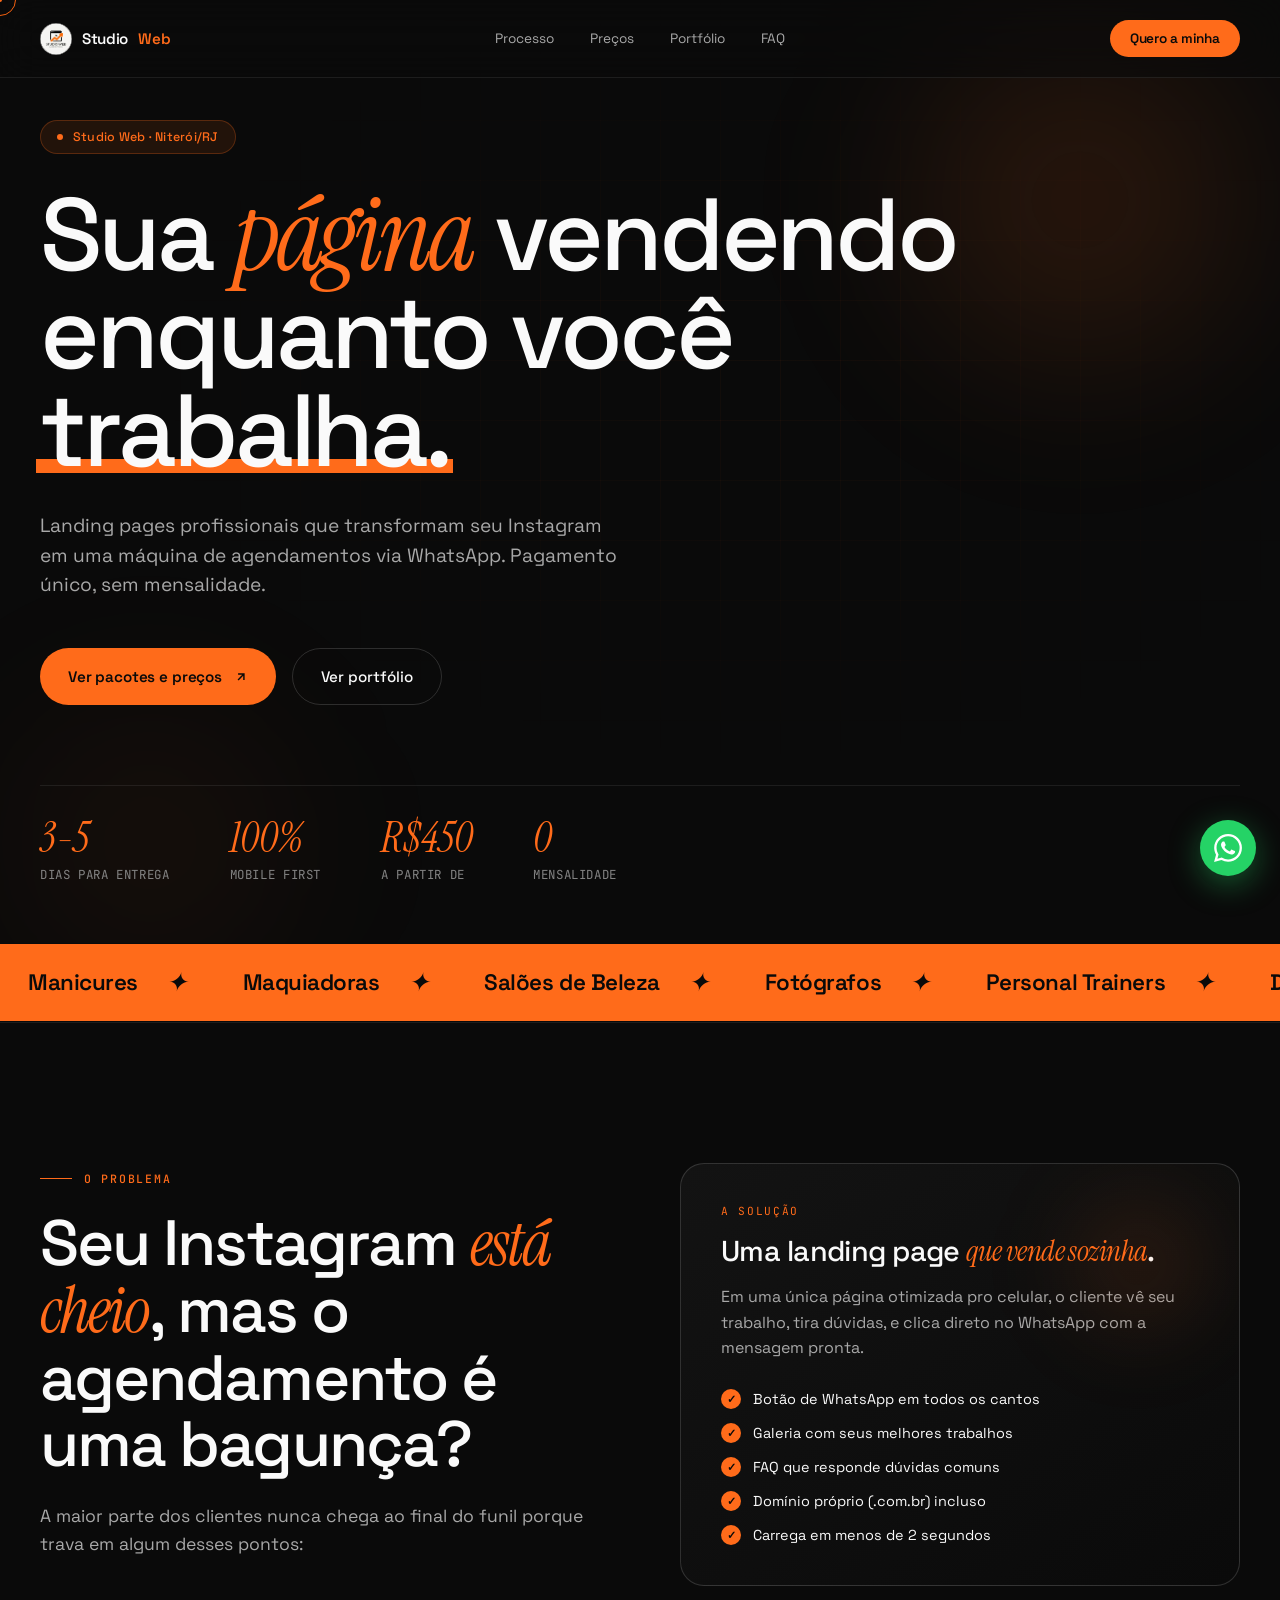
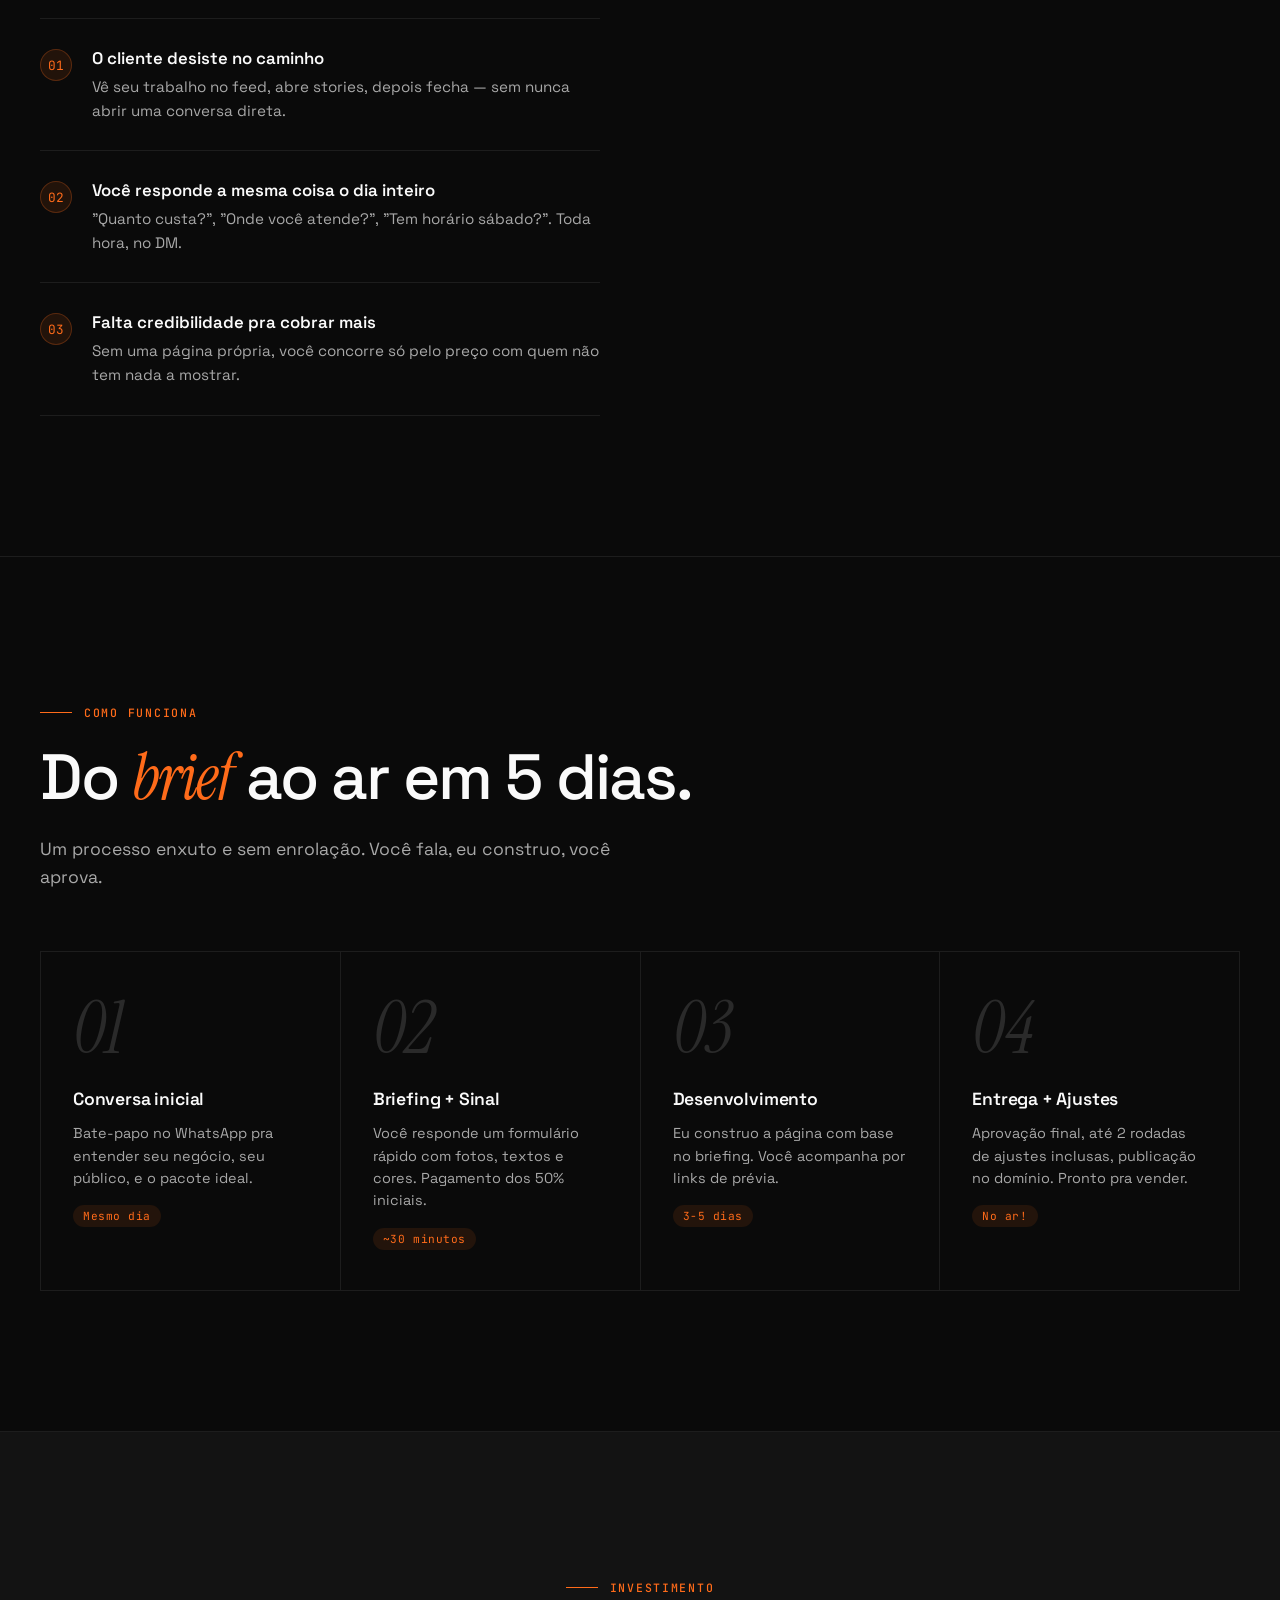
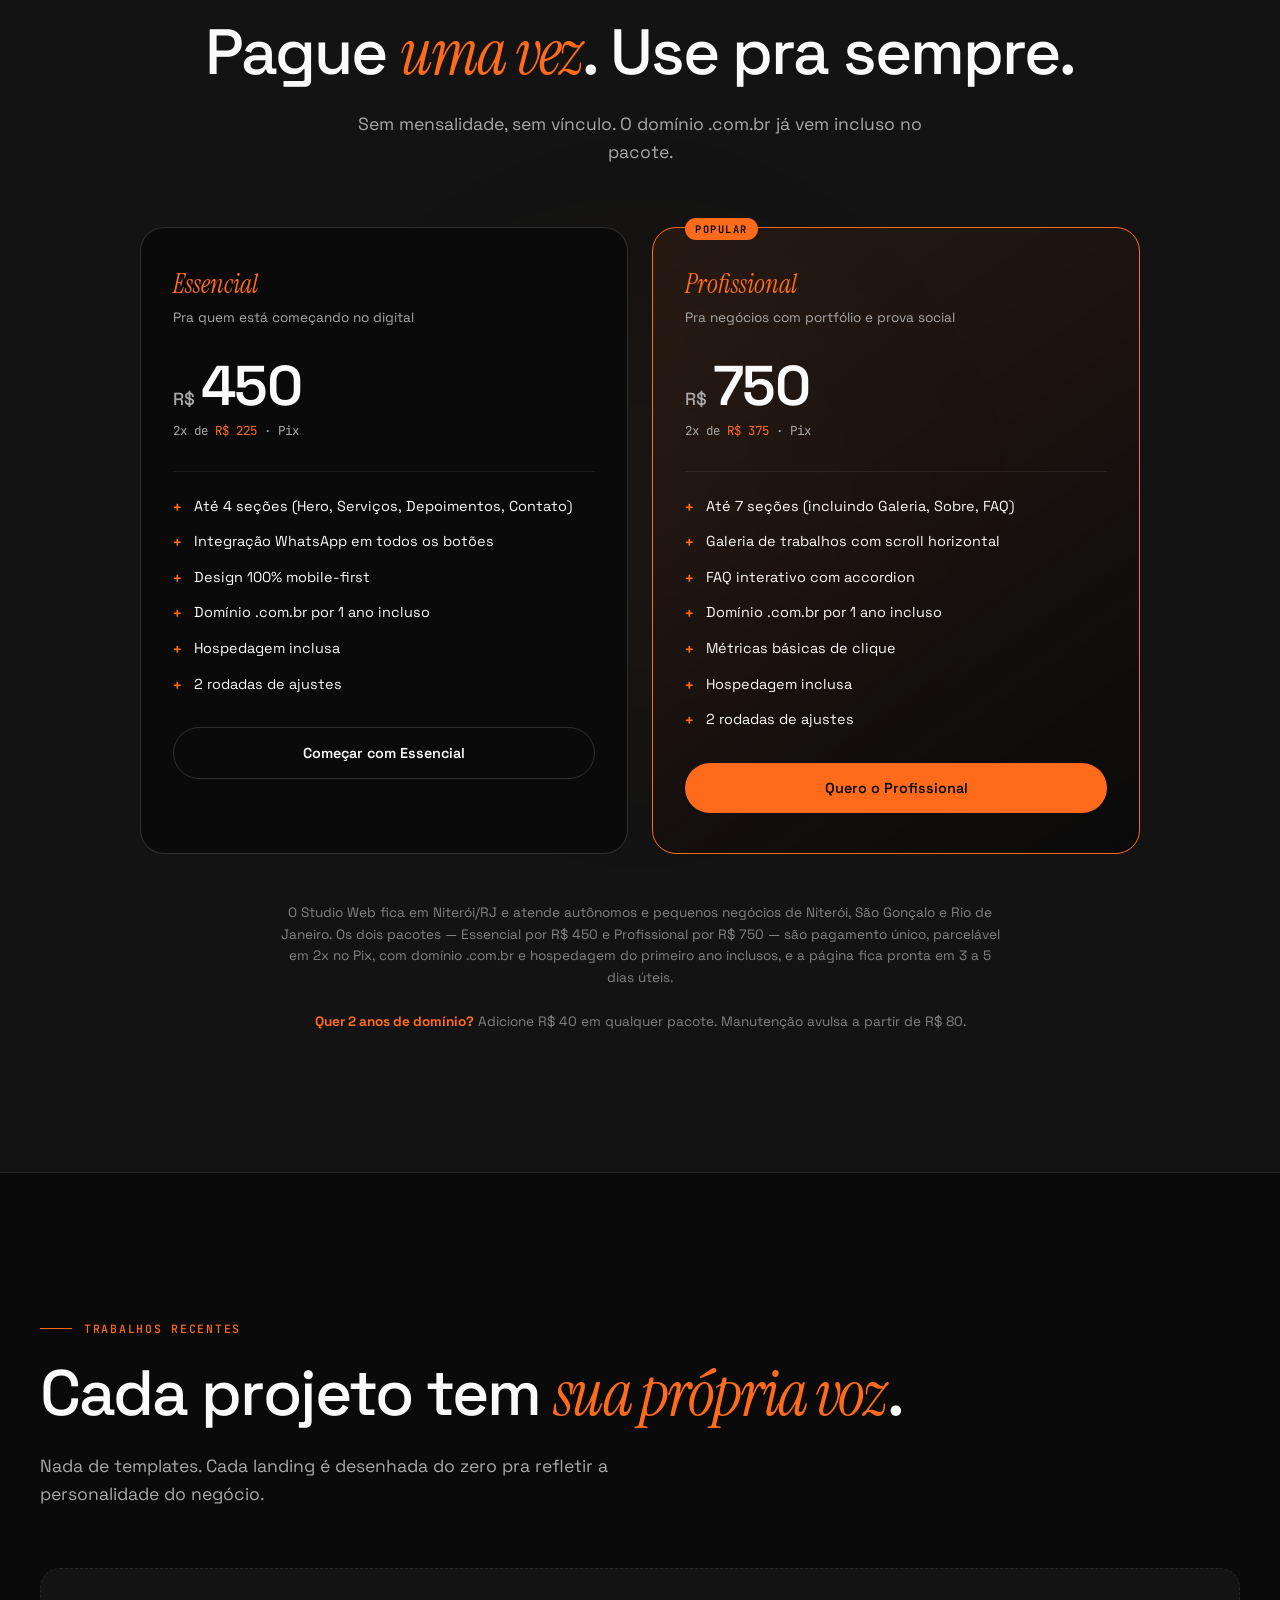
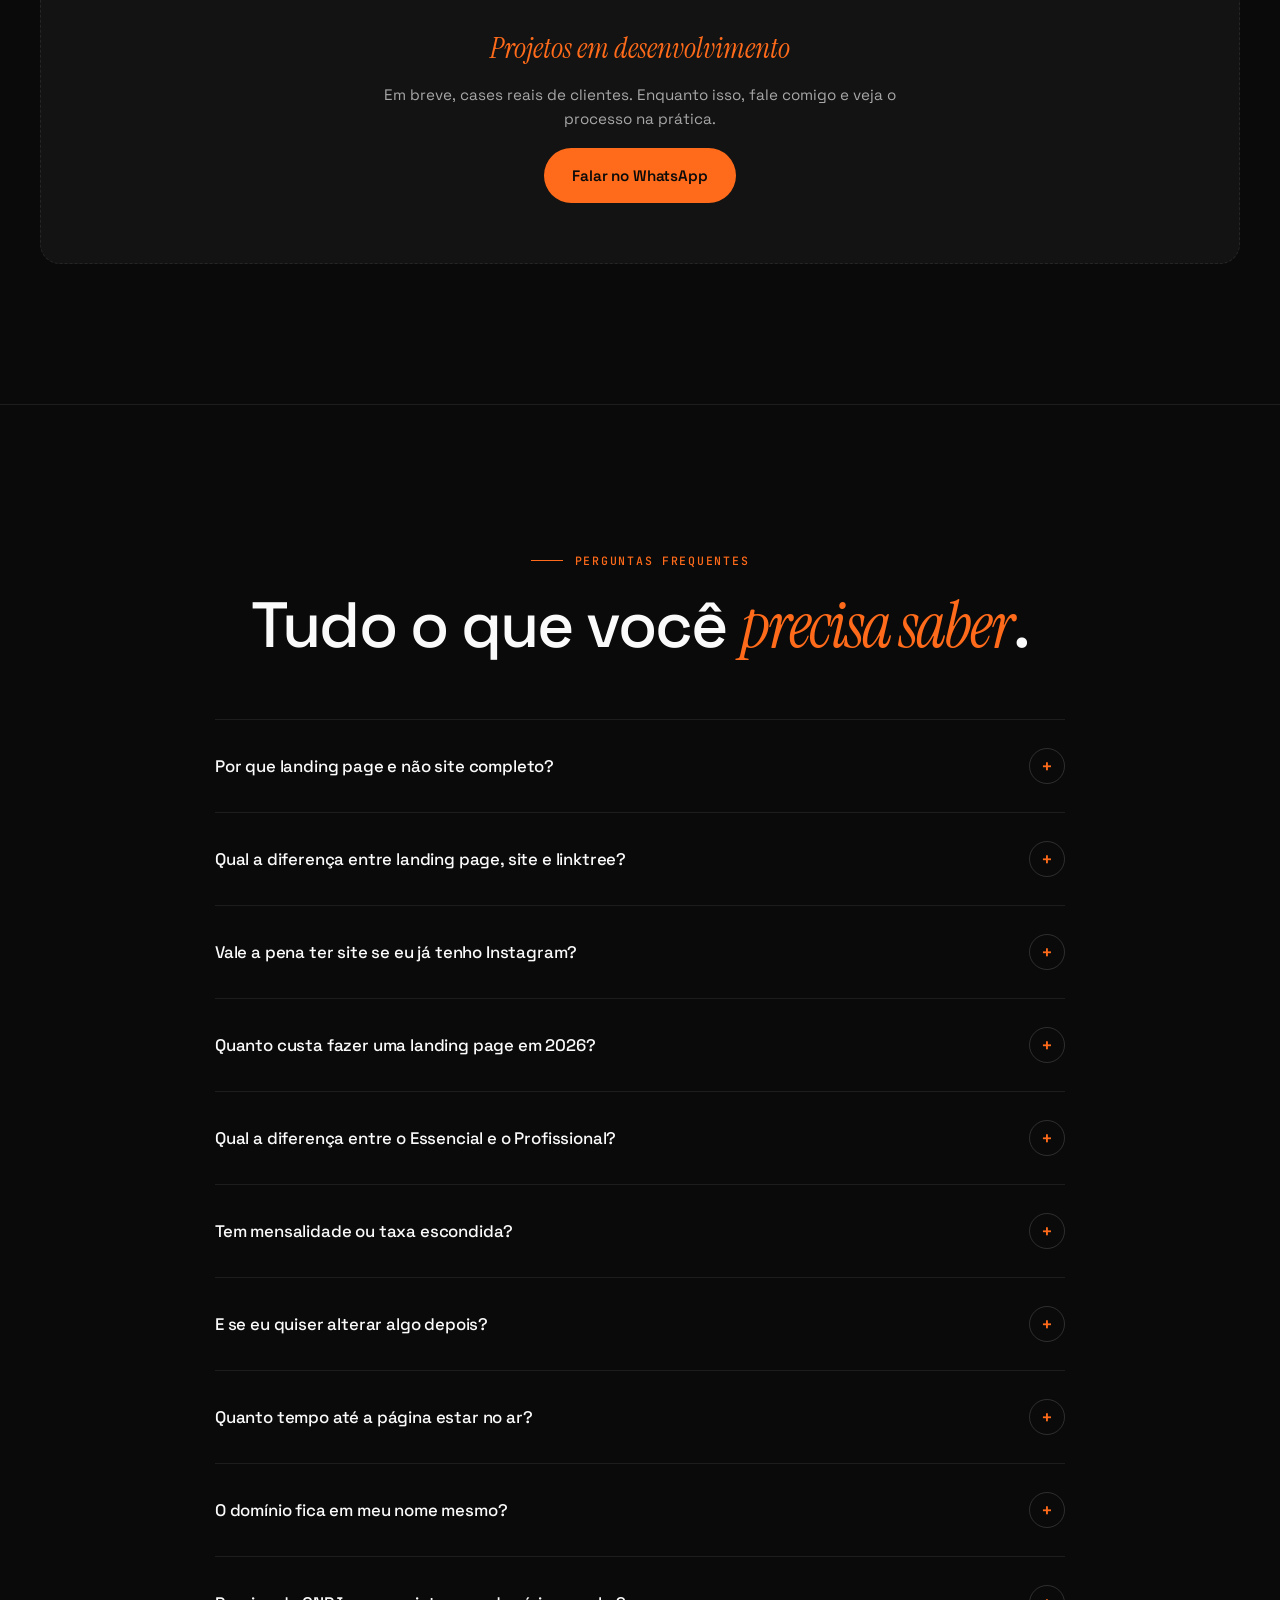
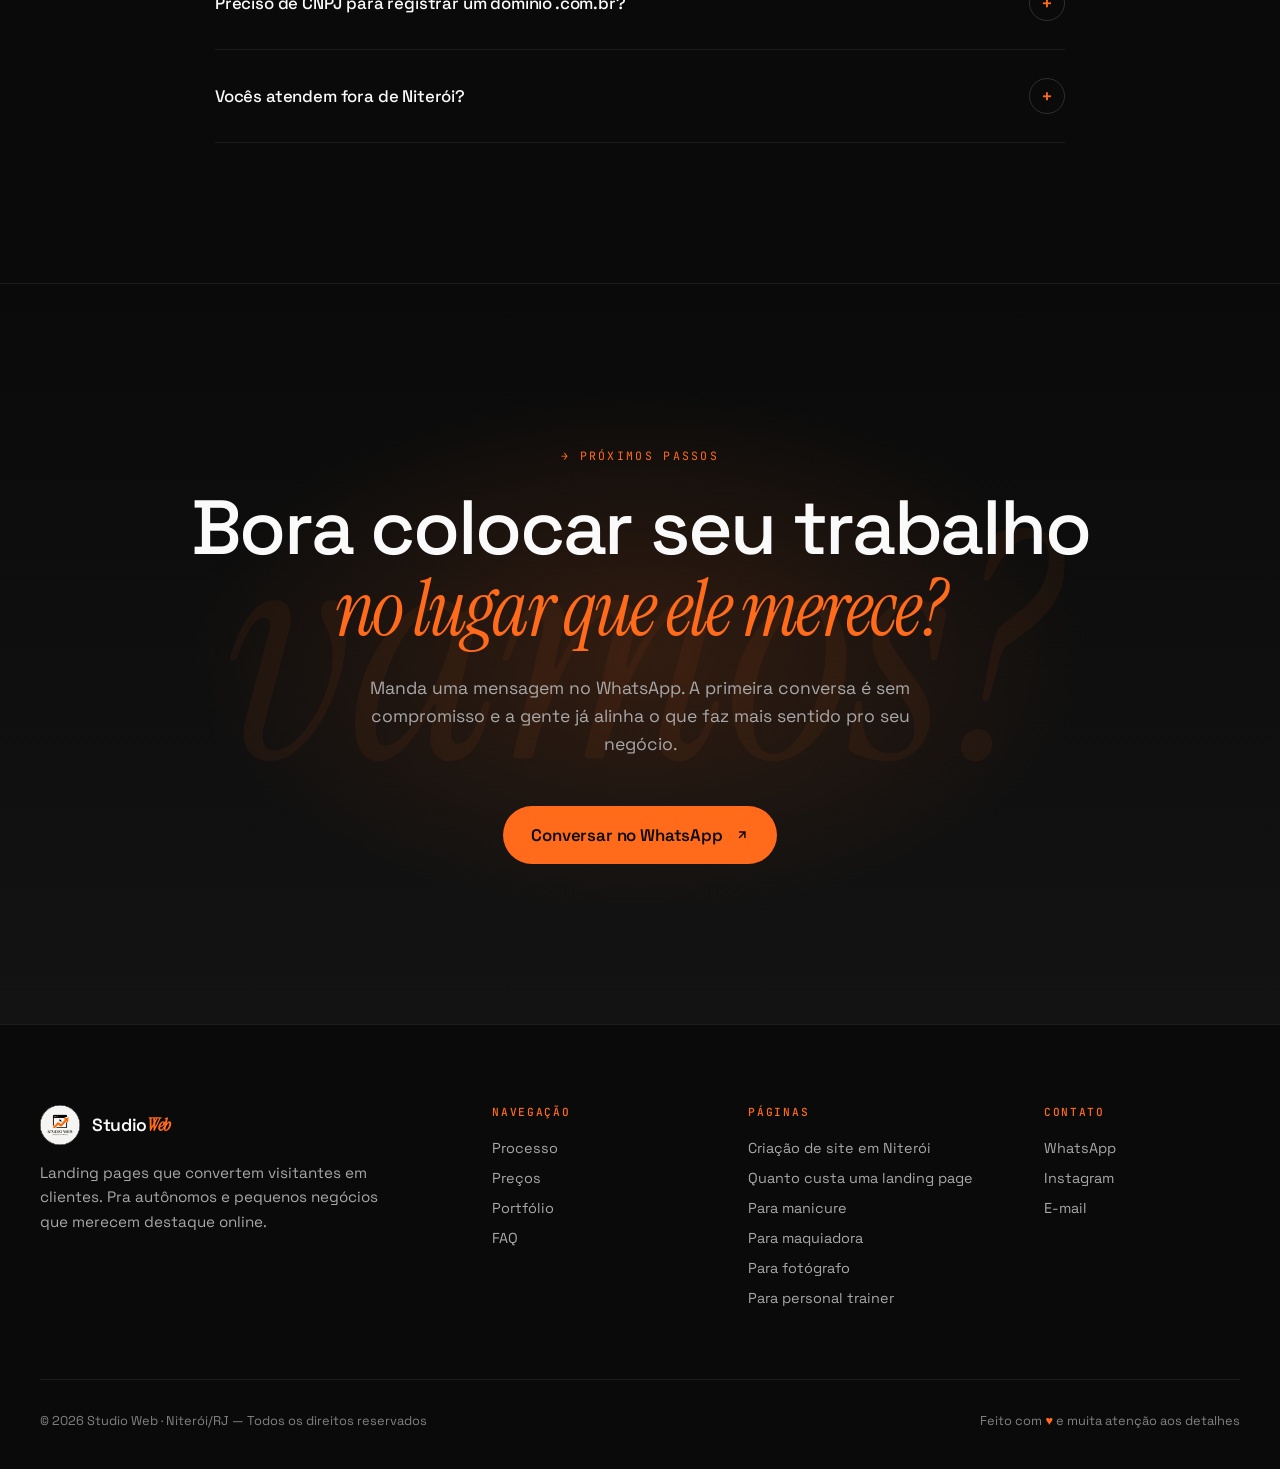
<file: index.html>
<!DOCTYPE html>
<html lang="pt-BR">
<head>
<meta charset="UTF-8">
<meta name="viewport" content="width=device-width, initial-scale=1.0">

<!-- Marca que o JS está vivo. As animações de entrada (.reveal, .hero-title .word)
     e o cursor customizado só se aplicam sob html.js, então sem JS a página
     renderiza inteira e visível em vez de ficar em branco. -->
<script>document.documentElement.classList.add('js');</script>

<title>Criação de Landing Page em Niterói — Studio Web</title>
<meta name="description" content="Landing pages para autônomos e pequenos negócios em Niterói/RJ. No ar em 3 a 5 dias, a partir de R$ 450. Pagamento único, sem mensalidade, domínio .com.br incluso.">

<link rel="canonical" href="https://www.studiowebniteroi.com.br/">
<meta name="robots" content="index, follow, max-image-preview:large, max-snippet:-1">
<meta name="author" content="Studio Web">
<meta name="theme-color" content="#0a0a0a">
<meta name="geo.region" content="BR-RJ">
<meta name="geo.placename" content="Niterói">

<!-- Open Graph -->
<!-- og:image ainda aponta pro logo (quadrado). Trocar por /og-image.jpg 1200x630 quando existir. -->
<meta property="og:type" content="website">
<meta property="og:url" content="https://www.studiowebniteroi.com.br/">
<meta property="og:locale" content="pt_BR">
<meta property="og:site_name" content="Studio Web">
<meta property="og:title" content="Studio Web — Landing Pages que convertem">
<meta property="og:description" content="Landing pages para autônomos e pequenos negócios em Niterói/RJ. No ar em 3 a 5 dias, a partir de R$ 450. Pagamento único, sem mensalidade.">
<meta property="og:image" content="https://www.studiowebniteroi.com.br/logo.png">
<meta property="og:image:width" content="1092">
<meta property="og:image:height" content="1092">
<meta property="og:image:alt" content="Studio Web — landing pages para autônomos em Niterói">

<!-- Twitter Card -->
<meta name="twitter:card" content="summary_large_image">
<meta name="twitter:title" content="Studio Web — Landing Pages que convertem">
<meta name="twitter:description" content="Landing pages para autônomos e pequenos negócios em Niterói/RJ. No ar em 3 a 5 dias, a partir de R$ 450.">
<meta name="twitter:image" content="https://www.studiowebniteroi.com.br/logo.png">

<!-- Favicon -->
<link rel="icon" type="image/png" href="logo.png">
<link rel="apple-touch-icon" href="logo.png">

<link rel="preconnect" href="https://fonts.googleapis.com">
<link rel="preconnect" href="https://fonts.gstatic.com" crossorigin>
<!-- Fora do caminho crítico. media="print" faz o navegador baixar sem bloquear
     a renderização, e o onload promove pra all quando o CSS chega. Sem isso,
     nada de texto aparecia antes de duas viagens de rede (googleapis para o
     CSS, gstatic para os arquivos). O <noscript> cobre quem está sem JS. -->
<link rel="stylesheet" media="print" onload="this.media='all'" href="https://fonts.googleapis.com/css2?family=Space+Grotesk:wght@400;500;600;700&family=Instrument+Serif:ital@1&family=JetBrains+Mono:wght@400;500;700&display=swap">
<noscript><link rel="stylesheet" href="https://fonts.googleapis.com/css2?family=Space+Grotesk:wght@400;500;600;700&family=Instrument+Serif:ital@1&family=JetBrains+Mono:wght@400;500;700&display=swap"></noscript>
<link rel="stylesheet" href="style.css">
</head>
<body>

<a href="#conteudo" class="skip-link">Pular para o conteúdo</a>

<div class="cursor" aria-hidden="true"></div>
<div class="cursor-dot" aria-hidden="true"></div>

<!-- WhatsApp FAB -->
<a href="https://wa.me/5521991088053?text=Olá!%20Vi%20o%20site%20do%20Studio%20Web%20e%20quero%20uma%20landing%20page" target="_blank" rel="noopener" class="wa-fab" aria-label="WhatsApp">
  <svg viewBox="0 0 24 24" xmlns="http://www.w3.org/2000/svg"><path d="M17.472 14.382c-.297-.149-1.758-.867-2.03-.967-.273-.099-.471-.148-.67.15-.197.297-.767.966-.94 1.164-.173.199-.347.223-.644.075-.297-.15-1.255-.463-2.39-1.475-.883-.788-1.48-1.761-1.653-2.059-.173-.297-.018-.458.13-.606.134-.133.298-.347.446-.52.149-.174.198-.298.298-.497.099-.198.05-.371-.025-.52-.075-.149-.669-1.612-.916-2.207-.242-.579-.487-.5-.669-.51-.173-.008-.371-.01-.57-.01-.198 0-.52.074-.792.372-.272.297-1.04 1.016-1.04 2.479 0 1.462 1.065 2.875 1.213 3.074.149.198 2.096 3.2 5.077 4.487.709.306 1.262.489 1.694.625.712.227 1.36.195 1.871.118.571-.085 1.758-.719 2.006-1.413.248-.694.248-1.289.173-1.413-.074-.124-.272-.198-.57-.347m-5.421 7.403h-.004a9.87 9.87 0 01-5.031-1.378l-.361-.214-3.741.982.998-3.648-.235-.374a9.86 9.86 0 01-1.51-5.26c.001-5.45 4.436-9.884 9.888-9.884 2.64 0 5.122 1.03 6.988 2.898a9.825 9.825 0 012.893 6.994c-.003 5.45-4.437 9.884-9.885 9.884m8.413-18.297A11.815 11.815 0 0012.05 0C5.495 0 .16 5.335.157 11.892c0 2.096.547 4.142 1.588 5.945L.057 24l6.305-1.654a11.882 11.882 0 005.683 1.448h.005c6.554 0 11.89-5.335 11.893-11.893a11.821 11.821 0 00-3.48-8.413z"/></svg>
</a>

<!-- NAV -->
<header>
<nav id="nav" aria-label="Navegação principal">
  <a href="#" class="nav-logo">
    <img src="logo.png" alt="Studio Web" width="32" height="32" decoding="async">
    <span>Studio</span><span>Web</span>
  </a>
  <div class="nav-links">
    <a href="#processo">Processo</a>
    <a href="#precos">Preços</a>
    <a href="#portfolio">Portfólio</a>
    <a href="#faq">FAQ</a>
  </div>
  <a href="#precos" class="nav-cta">Quero a minha</a>
  <button class="nav-burger" id="nav-burger" aria-label="Menu">
    <span></span>
    <span></span>
    <span></span>
  </button>
</nav>
</header>

<main id="conteudo">

<!-- HERO -->
<section class="hero" aria-labelledby="hero-titulo">
  <div class="hero-grid"></div>
  <div class="hero-glow"></div>
  <div class="hero-glow-2"></div>

  <div class="hero-tag">Studio Web · Niterói/RJ</div>

  <h1 class="hero-title" id="hero-titulo">
    <span class="word" style="animation-delay: 0.4s">Sua</span>
    <span class="word" style="animation-delay: 0.5s"><em>página</em></span>
    <span class="word" style="animation-delay: 0.6s">vendendo</span><br>
    <span class="word" style="animation-delay: 0.7s">enquanto</span>
    <span class="word" style="animation-delay: 0.8s">você</span>
    <span class="word" style="animation-delay: 0.9s"><span class="accent">trabalha.</span></span>
  </h1>

  <p class="hero-sub">
    Landing pages profissionais que transformam seu Instagram em uma máquina de agendamentos via WhatsApp. Pagamento único, sem mensalidade.
  </p>

  <div class="hero-actions">
    <a href="#precos" class="btn-primary">
      Ver pacotes e preços
      <svg width="14" height="14" viewBox="0 0 24 24" fill="none" stroke="currentColor" stroke-width="2.5"><path d="M7 17L17 7M7 7h10v10"/></svg>
    </a>
    <a href="#portfolio" class="btn-secondary">
      Ver portfólio
    </a>
  </div>

  <div class="hero-stats">
    <div>
      <div class="stat-num">3-5</div>
      <div class="stat-label">Dias para entrega</div>
    </div>
    <div>
      <div class="stat-num">100%</div>
      <div class="stat-label">Mobile first</div>
    </div>
    <div>
      <div class="stat-num">R$450</div>
      <div class="stat-label">A partir de</div>
    </div>
    <div>
      <div class="stat-num">0</div>
      <div class="stat-label">Mensalidade</div>
    </div>
  </div>
</section>

<!-- MARQUEE -->
<div class="marquee">
  <div class="marquee-track">
    <div class="marquee-item">Manicures<span class="star">✦</span></div>
    <div class="marquee-item">Maquiadoras<span class="star">✦</span></div>
    <div class="marquee-item">Salões de Beleza<span class="star">✦</span></div>
    <div class="marquee-item">Fotógrafos<span class="star">✦</span></div>
    <div class="marquee-item">Personal Trainers<span class="star">✦</span></div>
    <div class="marquee-item">Designers<span class="star">✦</span></div>
    <div class="marquee-item">Confeitarias<span class="star">✦</span></div>
    <div class="marquee-item" aria-hidden="true">Manicures<span class="star">✦</span></div>
    <div class="marquee-item" aria-hidden="true">Maquiadoras<span class="star">✦</span></div>
    <div class="marquee-item" aria-hidden="true">Salões de Beleza<span class="star">✦</span></div>
    <div class="marquee-item" aria-hidden="true">Fotógrafos<span class="star">✦</span></div>
    <div class="marquee-item" aria-hidden="true">Personal Trainers<span class="star">✦</span></div>
    <div class="marquee-item" aria-hidden="true">Designers<span class="star">✦</span></div>
    <div class="marquee-item" aria-hidden="true">Confeitarias<span class="star">✦</span></div>
  </div>
</div>

<!-- PROBLEM/SOLUTION -->
<section class="problem section-padding" aria-labelledby="problema-titulo">
  <div class="problem-grid">
    <div>
      <div class="section-tag reveal">O problema</div>
      <h2 class="section-title reveal" id="problema-titulo">Seu Instagram <em>está cheio</em>, mas o agendamento é uma bagunça?</h2>
      <p class="section-sub reveal">A maior parte dos clientes nunca chega ao final do funil porque trava em algum desses pontos:</p>

      <div class="problem-list reveal">
        <div class="problem-item">
          <div class="problem-icon">01</div>
          <div class="problem-text">
            <h3 class="problem-title">O cliente desiste no caminho</h3>
            <p>Vê seu trabalho no feed, abre stories, depois fecha — sem nunca abrir uma conversa direta.</p>
          </div>
        </div>
        <div class="problem-item">
          <div class="problem-icon">02</div>
          <div class="problem-text">
            <h3 class="problem-title">Você responde a mesma coisa o dia inteiro</h3>
            <p>"Quanto custa?", "Onde você atende?", "Tem horário sábado?". Toda hora, no DM.</p>
          </div>
        </div>
        <div class="problem-item">
          <div class="problem-icon">03</div>
          <div class="problem-text">
            <h3 class="problem-title">Falta credibilidade pra cobrar mais</h3>
            <p>Sem uma página própria, você concorre só pelo preço com quem não tem nada a mostrar.</p>
          </div>
        </div>
      </div>
    </div>

    <div class="solution-card reveal">
      <div class="solution-label">A solução</div>
      <h3 class="solution-title">Uma landing page <em>que vende sozinha</em>.</h3>
      <p class="solution-desc">Em uma única página otimizada pro celular, o cliente vê seu trabalho, tira dúvidas, e clica direto no WhatsApp com a mensagem pronta.</p>
      <div class="solution-features">
        <div><span class="check-icon">✓</span> Botão de WhatsApp em todos os cantos</div>
        <div><span class="check-icon">✓</span> Galeria com seus melhores trabalhos</div>
        <div><span class="check-icon">✓</span> FAQ que responde dúvidas comuns</div>
        <div><span class="check-icon">✓</span> Domínio próprio (.com.br) incluso</div>
        <div><span class="check-icon">✓</span> Carrega em menos de 2 segundos</div>
      </div>
    </div>
  </div>
</section>

<!-- PROCESSO -->
<section class="processo section-padding" id="processo" aria-labelledby="processo-titulo">
  <div class="reveal">
    <div class="section-tag">Como funciona</div>
    <h2 class="section-title" id="processo-titulo">Do <em>brief</em> ao ar em 5 dias.</h2>
    <p class="section-sub">Um processo enxuto e sem enrolação. Você fala, eu construo, você aprova.</p>
  </div>

  <div class="processo-grid reveal">
    <div class="proc-step">
      <div class="proc-num">01</div>
      <h3 class="proc-title">Conversa inicial</h3>
      <p class="proc-desc">Bate-papo no WhatsApp pra entender seu negócio, seu público, e o pacote ideal.</p>
      <div class="proc-time">Mesmo dia</div>
    </div>
    <div class="proc-step">
      <div class="proc-num">02</div>
      <h3 class="proc-title">Briefing + Sinal</h3>
      <p class="proc-desc">Você responde um formulário rápido com fotos, textos e cores. Pagamento dos 50% iniciais.</p>
      <div class="proc-time">~30 minutos</div>
    </div>
    <div class="proc-step">
      <div class="proc-num">03</div>
      <h3 class="proc-title">Desenvolvimento</h3>
      <p class="proc-desc">Eu construo a página com base no briefing. Você acompanha por links de prévia.</p>
      <div class="proc-time">3-5 dias</div>
    </div>
    <div class="proc-step">
      <div class="proc-num">04</div>
      <h3 class="proc-title">Entrega + Ajustes</h3>
      <p class="proc-desc">Aprovação final, até 2 rodadas de ajustes inclusas, publicação no domínio. Pronto pra vender.</p>
      <div class="proc-time">No ar!</div>
    </div>
  </div>
</section>

<!-- PRICING -->
<section class="pricing section-padding" id="precos" aria-labelledby="precos-titulo">
  <div class="pricing-header reveal">
    <div class="section-tag" style="justify-content: center;">Investimento</div>
    <h2 class="section-title" id="precos-titulo" style="margin: 0 auto 24px;">Pague <em>uma vez</em>. Use pra sempre.</h2>
  </div>
  <p class="section-sub pricing-sub-center reveal">Sem mensalidade, sem vínculo. O domínio .com.br já vem incluso no pacote.</p>

  <div class="price-grid">
    <div class="price-card reveal">
      <div class="price-name">Essencial</div>
      <div class="price-tagline">Pra quem está começando no digital</div>

      <div class="price-amount">
        <span class="price-currency">R$</span>
        <span class="price-value">450</span>
      </div>
      <div class="price-pix">2x de <span>R$ 225</span> · Pix</div>

      <div class="price-features">
        <div class="price-feature">Até 4 seções (Hero, Serviços, Depoimentos, Contato)</div>
        <div class="price-feature">Integração WhatsApp em todos os botões</div>
        <div class="price-feature">Design 100% mobile-first</div>
        <div class="price-feature">Domínio .com.br por 1 ano incluso</div>
        <div class="price-feature">Hospedagem inclusa</div>
        <div class="price-feature">2 rodadas de ajustes</div>
      </div>

      <a href="https://wa.me/5521991088053?text=Olá!%20Quero%20o%20Pacote%20Essencial!" target="_blank" rel="noopener" class="price-cta outline">Começar com Essencial</a>
    </div>

    <div class="price-card featured reveal">
      <div class="price-name">Profissional</div>
      <div class="price-tagline">Pra negócios com portfólio e prova social</div>

      <div class="price-amount">
        <span class="price-currency">R$</span>
        <span class="price-value">750</span>
      </div>
      <div class="price-pix">2x de <span>R$ 375</span> · Pix</div>

      <div class="price-features">
        <div class="price-feature">Até 7 seções (incluindo Galeria, Sobre, FAQ)</div>
        <div class="price-feature">Galeria de trabalhos com scroll horizontal</div>
        <div class="price-feature">FAQ interativo com accordion</div>
        <div class="price-feature">Domínio .com.br por 1 ano incluso</div>
        <div class="price-feature">Métricas básicas de clique</div>
        <div class="price-feature">Hospedagem inclusa</div>
        <div class="price-feature">2 rodadas de ajustes</div>
      </div>

      <a href="https://wa.me/5521991088053?text=Olá!%20Quero%20o%20Pacote%20Profissional!" target="_blank" rel="noopener" class="price-cta primary">Quero o Profissional</a>
    </div>
  </div>

  <p class="pricing-note reveal">
    O Studio Web fica em Niterói/RJ e atende autônomos e pequenos negócios de Niterói, São Gonçalo e Rio de Janeiro. Os dois pacotes — Essencial por R$ 450 e Profissional por R$ 750 — são pagamento único, parcelável em 2x no Pix, com domínio .com.br e hospedagem do primeiro ano inclusos, e a página fica pronta em 3 a 5 dias úteis.
    <br><br>
    <strong>Quer 2 anos de domínio?</strong> Adicione R$ 40 em qualquer pacote. Manutenção avulsa a partir de R$ 80.
  </p>
</section>

<!-- PORTFOLIO -->
<section class="portfolio section-padding" id="portfolio" aria-labelledby="portfolio-titulo">
  <div class="reveal">
    <div class="section-tag">Trabalhos recentes</div>
    <h2 class="section-title" id="portfolio-titulo">Cada projeto tem <em>sua própria voz</em>.</h2>
    <p class="section-sub">Nada de templates. Cada landing é desenhada do zero pra refletir a personalidade do negócio.</p>
  </div>

  <div class="portfolio-grid">
    <div class="port-card coming-soon reveal">
      <div class="coming-soon-content">
        <p class="coming-soon-title">Projetos em desenvolvimento</p>
        <p class="coming-soon-sub">Em breve, cases reais de clientes. Enquanto isso, fale comigo e veja o processo na prática.</p>
        <a href="https://wa.me/5521991088053" target="_blank" rel="noopener noreferrer" class="btn-primary">Falar no WhatsApp</a>
      </div>
    </div>
  </div>
</section>

<!-- FAQ -->
<section class="faq section-padding" id="faq" aria-labelledby="faq-titulo">
  <div style="text-align: center;" class="reveal">
    <div class="section-tag" style="justify-content: center;">Perguntas frequentes</div>
    <h2 class="section-title" id="faq-titulo" style="margin: 0 auto;">Tudo o que você <em>precisa saber</em>.</h2>
  </div>

  <div class="faq-list">
    <div class="faq-item">
      <button class="faq-q" id="faq-q-1" type="button" aria-expanded="false" aria-controls="faq-a-1">
        Por que landing page e não site completo?
        <span class="faq-icon" aria-hidden="true">+</span>
      </button>
      <div class="faq-a" id="faq-a-1" role="region" aria-labelledby="faq-q-1">
        <div class="faq-a-inner">Pequenos negócios não precisam de um site com 10 páginas. Precisam de uma página única, focada em um objetivo: transformar visitante em cliente. Landing pages convertem 3 a 5x mais que sites institucionais tradicionais.</div>
      </div>
    </div>

    <div class="faq-item">
      <button class="faq-q" id="faq-q-2" type="button" aria-expanded="false" aria-controls="faq-a-2">
        Qual a diferença entre landing page, site e linktree?
        <span class="faq-icon" aria-hidden="true">+</span>
      </button>
      <div class="faq-a" id="faq-a-2" role="region" aria-labelledby="faq-q-2">
        <div class="faq-a-inner">Linktree é uma lista de links: não vende, só redireciona. Site institucional tem várias páginas e serve pra empresa que precisa de estrutura. Landing page é uma página só, desenhada pra um objetivo — no seu caso, virar agendamento no WhatsApp. Pra autônomo e pequeno negócio, a landing page é quase sempre a melhor relação entre custo e resultado.</div>
      </div>
    </div>

    <div class="faq-item">
      <button class="faq-q" id="faq-q-3" type="button" aria-expanded="false" aria-controls="faq-a-3">
        Vale a pena ter site se eu já tenho Instagram?
        <span class="faq-icon" aria-hidden="true">+</span>
      </button>
      <div class="faq-a" id="faq-a-3" role="region" aria-labelledby="faq-q-3">
        <div class="faq-a-inner">Vale, e os dois trabalham juntos. O Instagram é onde te descobrem; a landing page é onde decidem. No feed o cliente não acha preço, horário nem endereço sem rolar 40 posts — na página ele acha tudo em 10 segundos e clica no WhatsApp com a mensagem pronta. Fora que o perfil é da Meta e pode cair a qualquer momento: a página e o domínio são seus.</div>
      </div>
    </div>

    <div class="faq-item">
      <button class="faq-q" id="faq-q-4" type="button" aria-expanded="false" aria-controls="faq-a-4">
        Quanto custa fazer uma landing page em 2026?
        <span class="faq-icon" aria-hidden="true">+</span>
      </button>
      <div class="faq-a" id="faq-a-4" role="region" aria-labelledby="faq-q-4">
        <div class="faq-a-inner">Aqui são R$ 450 no pacote Essencial e R$ 750 no Profissional, em pagamento único parcelável em 2x no Pix. No mercado a faixa é bem ampla: agência costuma cobrar de R$ 2.000 pra cima e ainda embutir mensalidade de manutenção, e construtor tipo Wix sai barato no primeiro mês mas vira assinatura pra sempre. A diferença aqui é que você paga uma vez e o domínio fica no seu nome.</div>
      </div>
    </div>

    <div class="faq-item">
      <button class="faq-q" id="faq-q-5" type="button" aria-expanded="false" aria-controls="faq-a-5">
        Qual a diferença entre o Essencial e o Profissional?
        <span class="faq-icon" aria-hidden="true">+</span>
      </button>
      <div class="faq-a" id="faq-a-5" role="region" aria-labelledby="faq-q-5">
        <div class="faq-a-inner">O Essencial é mais direto: 4 seções focadas em conversão rápida. O Profissional adiciona galeria de trabalhos, seção sobre você, FAQ e métricas — ideal pra quem já tem portfólio para mostrar e quer construir mais autoridade.</div>
      </div>
    </div>

    <div class="faq-item">
      <button class="faq-q" id="faq-q-6" type="button" aria-expanded="false" aria-controls="faq-a-6">
        Tem mensalidade ou taxa escondida?
        <span class="faq-icon" aria-hidden="true">+</span>
      </button>
      <div class="faq-a" id="faq-a-6" role="region" aria-labelledby="faq-q-6">
        <div class="faq-a-inner">Não. Você paga uma única vez (parcelado em 2x via Pix). Domínio e hospedagem do primeiro ano já estão inclusos. Depois, só renovação anual do domínio (~R$40/ano direto no Registro.br) e manutenções avulsas só quando precisar.</div>
      </div>
    </div>

    <div class="faq-item">
      <button class="faq-q" id="faq-q-7" type="button" aria-expanded="false" aria-controls="faq-a-7">
        E se eu quiser alterar algo depois?
        <span class="faq-icon" aria-hidden="true">+</span>
      </button>
      <div class="faq-a" id="faq-a-7" role="region" aria-labelledby="faq-q-7">
        <div class="faq-a-inner">Manutenções são avulsas: R$80 (até 2 alterações simples) ou R$150 (até 5 alterações ou 1 nova seção). Sem contrato, sem mensalidade. Você compra só quando precisar.</div>
      </div>
    </div>

    <div class="faq-item">
      <button class="faq-q" id="faq-q-8" type="button" aria-expanded="false" aria-controls="faq-a-8">
        Quanto tempo até a página estar no ar?
        <span class="faq-icon" aria-hidden="true">+</span>
      </button>
      <div class="faq-a" id="faq-a-8" role="region" aria-labelledby="faq-q-8">
        <div class="faq-a-inner">3 a 5 dias úteis após o pagamento do sinal e o envio de todos os materiais (fotos, textos, logo). Depende muito da agilidade no envio do briefing — quanto mais rápido você manda, mais rápido fica pronto.</div>
      </div>
    </div>

    <div class="faq-item">
      <button class="faq-q" id="faq-q-9" type="button" aria-expanded="false" aria-controls="faq-a-9">
        O domínio fica em meu nome mesmo?
        <span class="faq-icon" aria-hidden="true">+</span>
      </button>
      <div class="faq-a" id="faq-a-9" role="region" aria-labelledby="faq-q-9">
        <div class="faq-a-inner">Sim, sempre. O .com.br é registrado no Registro.br no seu CPF/CNPJ. Eu só faço a configuração técnica. Se um dia quiser sair, leva tudo com você sem dor de cabeça.</div>
      </div>
    </div>

    <div class="faq-item">
      <button class="faq-q" id="faq-q-10" type="button" aria-expanded="false" aria-controls="faq-a-10">
        Preciso de CNPJ para registrar um domínio .com.br?
        <span class="faq-icon" aria-hidden="true">+</span>
      </button>
      <div class="faq-a" id="faq-a-10" role="region" aria-labelledby="faq-q-10">
        <div class="faq-a-inner">Não. O Registro.br aceita CPF, e é assim que a maior parte dos meus clientes registra. Basta ser maior de 18 anos e ter CPF ativo. Se você tiver CNPJ e preferir usar, também dá — o domínio fica no titular que você escolher.</div>
      </div>
    </div>

    <div class="faq-item">
      <button class="faq-q" id="faq-q-11" type="button" aria-expanded="false" aria-controls="faq-a-11">
        Vocês atendem fora de Niterói?
        <span class="faq-icon" aria-hidden="true">+</span>
      </button>
      <div class="faq-a" id="faq-a-11" role="region" aria-labelledby="faq-q-11">
        <div class="faq-a-inner">Atendo. A base é Niterói, mas o processo é todo remoto: briefing por formulário, acompanhamento por WhatsApp e prévias por link — já funciona assim até com cliente daqui do lado. São Gonçalo, Maricá e Rio de Janeiro são rotina, e fora do estado também rola sem problema.</div>
      </div>
    </div>
  </div>
</section>

<!-- CTA FINAL -->
<section class="cta-final" aria-labelledby="cta-titulo">
  <div class="cta-bg-text">vamos?</div>
  <div class="cta-final-content">
    <div class="cta-final-tag reveal">→ Próximos passos</div>
    <h2 class="cta-final-title reveal" id="cta-titulo">
      Bora colocar seu trabalho<br>
      <em>no lugar que ele merece?</em>
    </h2>
    <p class="cta-final-sub reveal">Manda uma mensagem no WhatsApp. A primeira conversa é sem compromisso e a gente já alinha o que faz mais sentido pro seu negócio.</p>
    <a href="https://wa.me/5521991088053?text=Olá!%20Vi%20o%20site%20do%20Studio%20Web%20e%20quero%20conversar" target="_blank" rel="noopener" class="btn-primary reveal" style="font-size: 1.05rem;">
      Conversar no WhatsApp
      <svg width="14" height="14" viewBox="0 0 24 24" fill="none" stroke="currentColor" stroke-width="2.5"><path d="M7 17L17 7M7 7h10v10"/></svg>
    </a>
  </div>
</section>

</main>

<!-- FOOTER -->
<footer>
  <div class="footer-grid">
    <div>
      <div class="footer-brand">
        <img src="logo.png" alt="" width="40" height="40" loading="lazy" decoding="async">
        <span>Studio<em>Web</em></span>
      </div>
      <p class="footer-tagline">Landing pages que convertem visitantes em clientes. Pra autônomos e pequenos negócios que merecem destaque online.</p>
    </div>

    <div class="footer-col">
      <h3>Navegação</h3>
      <a href="#processo">Processo</a>
      <a href="#precos">Preços</a>
      <a href="#portfolio">Portfólio</a>
      <a href="#faq">FAQ</a>
    </div>

    <div class="footer-col">
      <h3>Páginas</h3>
      <a href="/criacao-de-site-em-niteroi/">Criação de site em Niterói</a>
      <a href="/quanto-custa-uma-landing-page/">Quanto custa uma landing page</a>
      <a href="/landing-page-para-manicure/">Para manicure</a>
      <a href="/landing-page-para-maquiadora/">Para maquiadora</a>
      <a href="/landing-page-para-fotografo/">Para fotógrafo</a>
      <a href="/landing-page-para-personal-trainer/">Para personal trainer</a>
    </div>

    <div class="footer-col">
      <h3>Contato</h3>
      <a href="https://wa.me/5521991088053" target="_blank" rel="noopener">WhatsApp</a>
      <a href="https://www.instagram.com/studiowebnit/" target="_blank" rel="noopener">Instagram</a>
      <a href="mailto:studiowebniteroi@gmail.com">E-mail</a>
    </div>
  </div>

  <div class="footer-bottom">
    <div>© <span id="ano">2026</span> Studio Web · Niterói/RJ — Todos os direitos reservados</div>
    <div>Feito com <span style="color: var(--orange)">♥</span> e muita atenção aos detalhes</div>
  </div>
</footer>

<!-- Dados estruturados. As URLs aqui precisam bater com o canonical e o og:url
     do <head>; o texto das perguntas precisa bater com a seção #faq. -->
<script type="application/ld+json">
{
  "@context": "https://schema.org",
  "@graph": [
    {
      "@type": "ProfessionalService",
      "@id": "https://www.studiowebniteroi.com.br/#business",
      "name": "Studio Web",
      "description": "Criação de landing pages para autônomos e pequenos negócios em Niterói e região metropolitana do Rio de Janeiro. Pagamento único, sem mensalidade.",
      "url": "https://www.studiowebniteroi.com.br/",
      "image": "https://www.studiowebniteroi.com.br/logo.png",
      "logo": "https://www.studiowebniteroi.com.br/logo.png",
      "telephone": "+5521991088053",
      "email": "studiowebniteroi@gmail.com",
      "priceRange": "R$450-R$750",
      "currenciesAccepted": "BRL",
      "paymentAccepted": "Pix",
      "address": {
        "@type": "PostalAddress",
        "addressLocality": "Niterói",
        "addressRegion": "RJ",
        "addressCountry": "BR"
      },
      "areaServed": [
        {
          "@type": "City",
          "name": "Niterói"
        },
        {
          "@type": "City",
          "name": "São Gonçalo"
        },
        {
          "@type": "City",
          "name": "Rio de Janeiro"
        }
      ],
      "sameAs": [
        "https://www.instagram.com/studiowebnit/"
      ],
      "hasOfferCatalog": {
        "@type": "OfferCatalog",
        "name": "Pacotes de landing page",
        "itemListElement": [
          {
            "@type": "Offer",
            "name": "Essencial",
            "price": "450",
            "priceCurrency": "BRL",
            "description": "Landing page de até 4 seções, integração com WhatsApp em todos os botões, design 100% mobile-first, domínio .com.br por 1 ano, hospedagem inclusa e 2 rodadas de ajustes.",
            "availability": "https://schema.org/InStock",
            "itemOffered": {
              "@type": "Service",
              "name": "Criação de landing page — Essencial",
              "serviceType": "Desenvolvimento web"
            }
          },
          {
            "@type": "Offer",
            "name": "Profissional",
            "price": "750",
            "priceCurrency": "BRL",
            "description": "Landing page de até 7 seções, incluindo galeria de trabalhos com scroll horizontal, seção sobre, FAQ interativo e métricas básicas de clique. Domínio .com.br por 1 ano, hospedagem inclusa e 2 rodadas de ajustes.",
            "availability": "https://schema.org/InStock",
            "itemOffered": {
              "@type": "Service",
              "name": "Criação de landing page — Profissional",
              "serviceType": "Desenvolvimento web"
            }
          }
        ]
      }
    },
    {
      "@type": "WebSite",
      "@id": "https://www.studiowebniteroi.com.br/#website",
      "url": "https://www.studiowebniteroi.com.br/",
      "name": "Studio Web",
      "inLanguage": "pt-BR",
      "publisher": {
        "@id": "https://www.studiowebniteroi.com.br/#business"
      }
    },
    {
      "@type": "HowTo",
      "@id": "https://www.studiowebniteroi.com.br/#processo",
      "name": "Como contratar uma landing page no Studio Web",
      "totalTime": "P5D",
      "estimatedCost": {
        "@type": "MonetaryAmount",
        "currency": "BRL",
        "value": "450"
      },
      "step": [
        {
          "@type": "HowToStep",
          "position": 1,
          "name": "Conversa inicial",
          "text": "Bate-papo no WhatsApp pra entender seu negócio, seu público, e o pacote ideal."
        },
        {
          "@type": "HowToStep",
          "position": 2,
          "name": "Briefing + Sinal",
          "text": "Você responde um formulário rápido com fotos, textos e cores. Pagamento dos 50% iniciais."
        },
        {
          "@type": "HowToStep",
          "position": 3,
          "name": "Desenvolvimento",
          "text": "Eu construo a página com base no briefing. Você acompanha por links de prévia. Leva de 3 a 5 dias."
        },
        {
          "@type": "HowToStep",
          "position": 4,
          "name": "Entrega + Ajustes",
          "text": "Aprovação final, até 2 rodadas de ajustes inclusas, publicação no domínio. Pronto pra vender."
        }
      ]
    },
    {
      "@type": "FAQPage",
      "@id": "https://www.studiowebniteroi.com.br/#faq",
      "mainEntity": [
        {
          "@type": "Question",
          "name": "Por que landing page e não site completo?",
          "acceptedAnswer": {
            "@type": "Answer",
            "text": "Pequenos negócios não precisam de um site com 10 páginas. Precisam de uma página única, focada em um objetivo: transformar visitante em cliente. Landing pages convertem 3 a 5x mais que sites institucionais tradicionais."
          }
        },
        {
          "@type": "Question",
          "name": "Qual a diferença entre landing page, site e linktree?",
          "acceptedAnswer": {
            "@type": "Answer",
            "text": "Linktree é uma lista de links: não vende, só redireciona. Site institucional tem várias páginas e serve pra empresa que precisa de estrutura. Landing page é uma página só, desenhada pra um objetivo — no seu caso, virar agendamento no WhatsApp. Pra autônomo e pequeno negócio, a landing page é quase sempre a melhor relação entre custo e resultado."
          }
        },
        {
          "@type": "Question",
          "name": "Vale a pena ter site se eu já tenho Instagram?",
          "acceptedAnswer": {
            "@type": "Answer",
            "text": "Vale, e os dois trabalham juntos. O Instagram é onde te descobrem; a landing page é onde decidem. No feed o cliente não acha preço, horário nem endereço sem rolar 40 posts — na página ele acha tudo em 10 segundos e clica no WhatsApp com a mensagem pronta. Fora que o perfil é da Meta e pode cair a qualquer momento: a página e o domínio são seus."
          }
        },
        {
          "@type": "Question",
          "name": "Quanto custa fazer uma landing page em 2026?",
          "acceptedAnswer": {
            "@type": "Answer",
            "text": "Aqui são R$ 450 no pacote Essencial e R$ 750 no Profissional, em pagamento único parcelável em 2x no Pix. No mercado a faixa é bem ampla: agência costuma cobrar de R$ 2.000 pra cima e ainda embutir mensalidade de manutenção, e construtor tipo Wix sai barato no primeiro mês mas vira assinatura pra sempre. A diferença aqui é que você paga uma vez e o domínio fica no seu nome."
          }
        },
        {
          "@type": "Question",
          "name": "Qual a diferença entre o Essencial e o Profissional?",
          "acceptedAnswer": {
            "@type": "Answer",
            "text": "O Essencial é mais direto: 4 seções focadas em conversão rápida. O Profissional adiciona galeria de trabalhos, seção sobre você, FAQ e métricas — ideal pra quem já tem portfólio para mostrar e quer construir mais autoridade."
          }
        },
        {
          "@type": "Question",
          "name": "Tem mensalidade ou taxa escondida?",
          "acceptedAnswer": {
            "@type": "Answer",
            "text": "Não. Você paga uma única vez (parcelado em 2x via Pix). Domínio e hospedagem do primeiro ano já estão inclusos. Depois, só renovação anual do domínio (~R$40/ano direto no Registro.br) e manutenções avulsas só quando precisar."
          }
        },
        {
          "@type": "Question",
          "name": "E se eu quiser alterar algo depois?",
          "acceptedAnswer": {
            "@type": "Answer",
            "text": "Manutenções são avulsas: R$80 (até 2 alterações simples) ou R$150 (até 5 alterações ou 1 nova seção). Sem contrato, sem mensalidade. Você compra só quando precisar."
          }
        },
        {
          "@type": "Question",
          "name": "Quanto tempo até a página estar no ar?",
          "acceptedAnswer": {
            "@type": "Answer",
            "text": "3 a 5 dias úteis após o pagamento do sinal e o envio de todos os materiais (fotos, textos, logo). Depende muito da agilidade no envio do briefing — quanto mais rápido você manda, mais rápido fica pronto."
          }
        },
        {
          "@type": "Question",
          "name": "O domínio fica em meu nome mesmo?",
          "acceptedAnswer": {
            "@type": "Answer",
            "text": "Sim, sempre. O .com.br é registrado no Registro.br no seu CPF/CNPJ. Eu só faço a configuração técnica. Se um dia quiser sair, leva tudo com você sem dor de cabeça."
          }
        },
        {
          "@type": "Question",
          "name": "Preciso de CNPJ para registrar um domínio .com.br?",
          "acceptedAnswer": {
            "@type": "Answer",
            "text": "Não. O Registro.br aceita CPF, e é assim que a maior parte dos meus clientes registra. Basta ser maior de 18 anos e ter CPF ativo. Se você tiver CNPJ e preferir usar, também dá — o domínio fica no titular que você escolher."
          }
        },
        {
          "@type": "Question",
          "name": "Vocês atendem fora de Niterói?",
          "acceptedAnswer": {
            "@type": "Answer",
            "text": "Atendo. A base é Niterói, mas o processo é todo remoto: briefing por formulário, acompanhamento por WhatsApp e prévias por link — já funciona assim até com cliente daqui do lado. São Gonçalo, Maricá e Rio de Janeiro são rotina, e fora do estado também rola sem problema."
          }
        }
      ]
    }
  ]
}
</script>

<script src="script.js"></script>
</body>
</html>
</file>
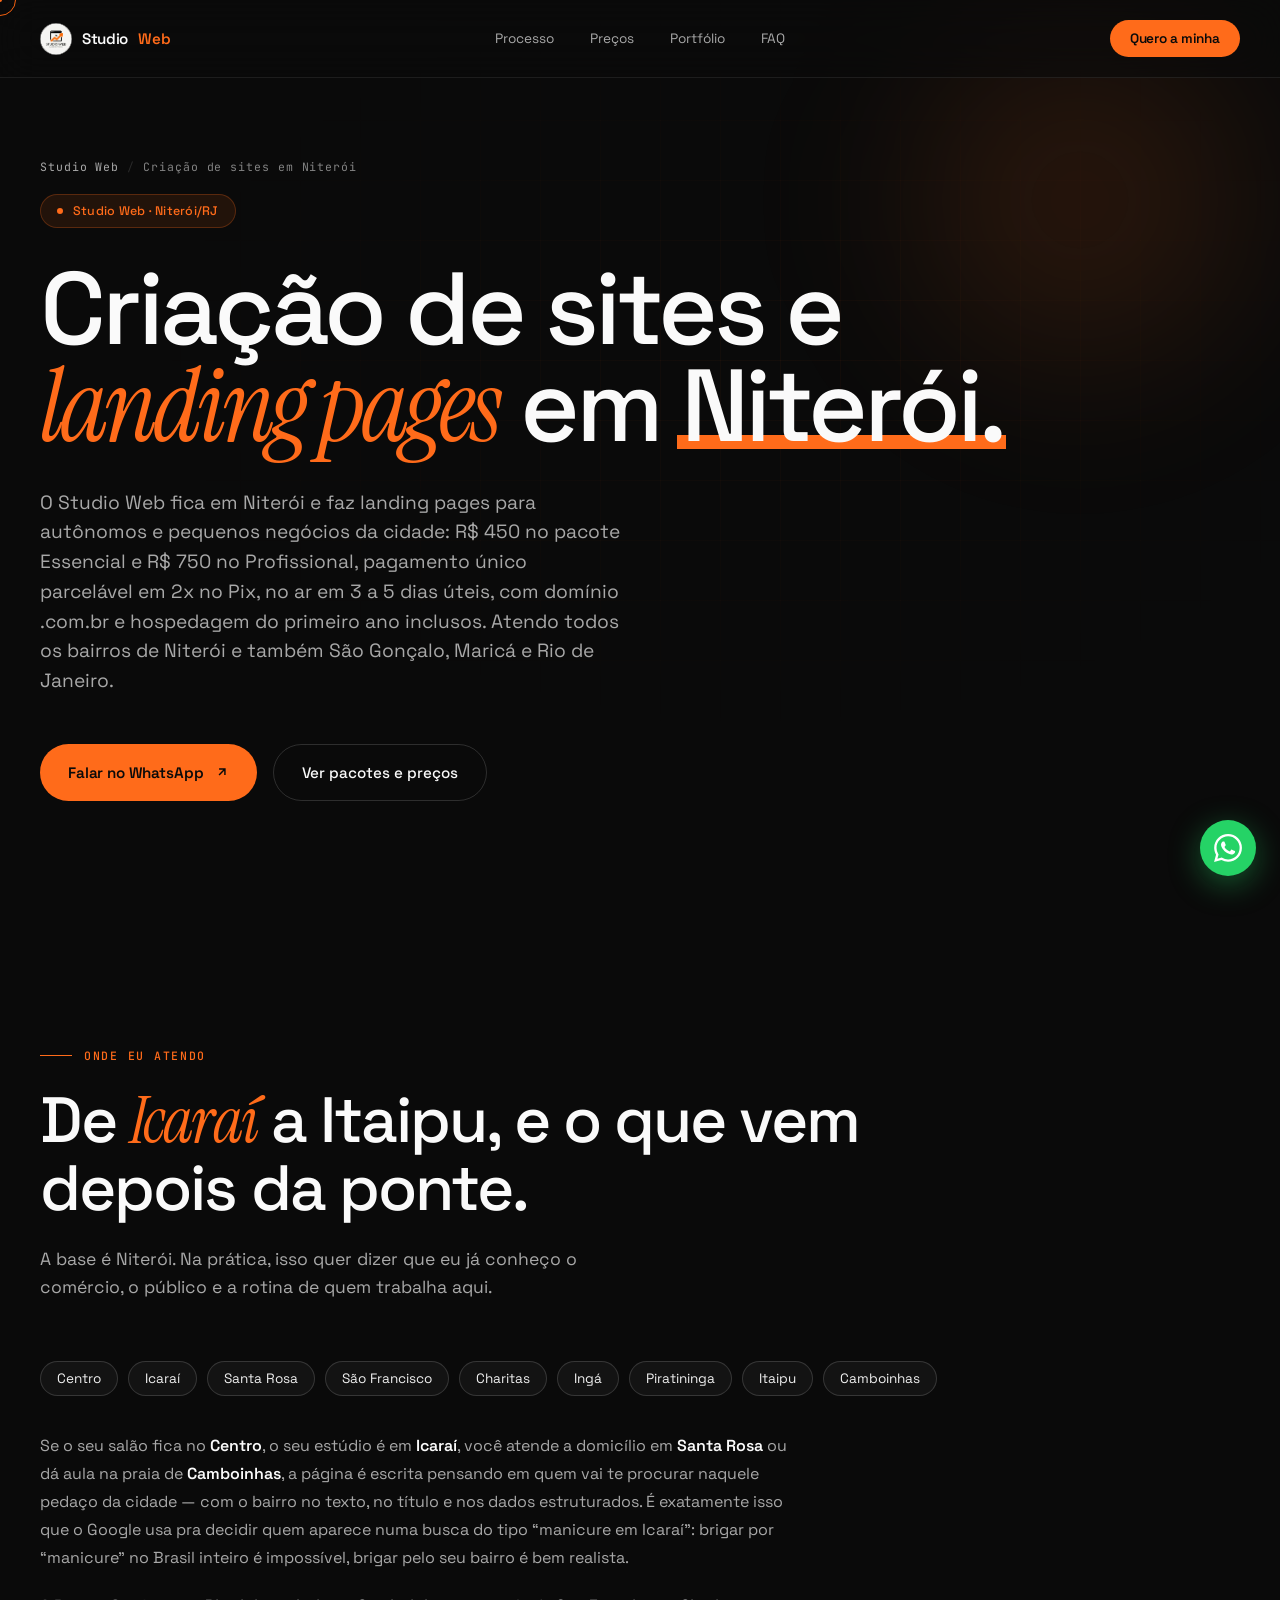
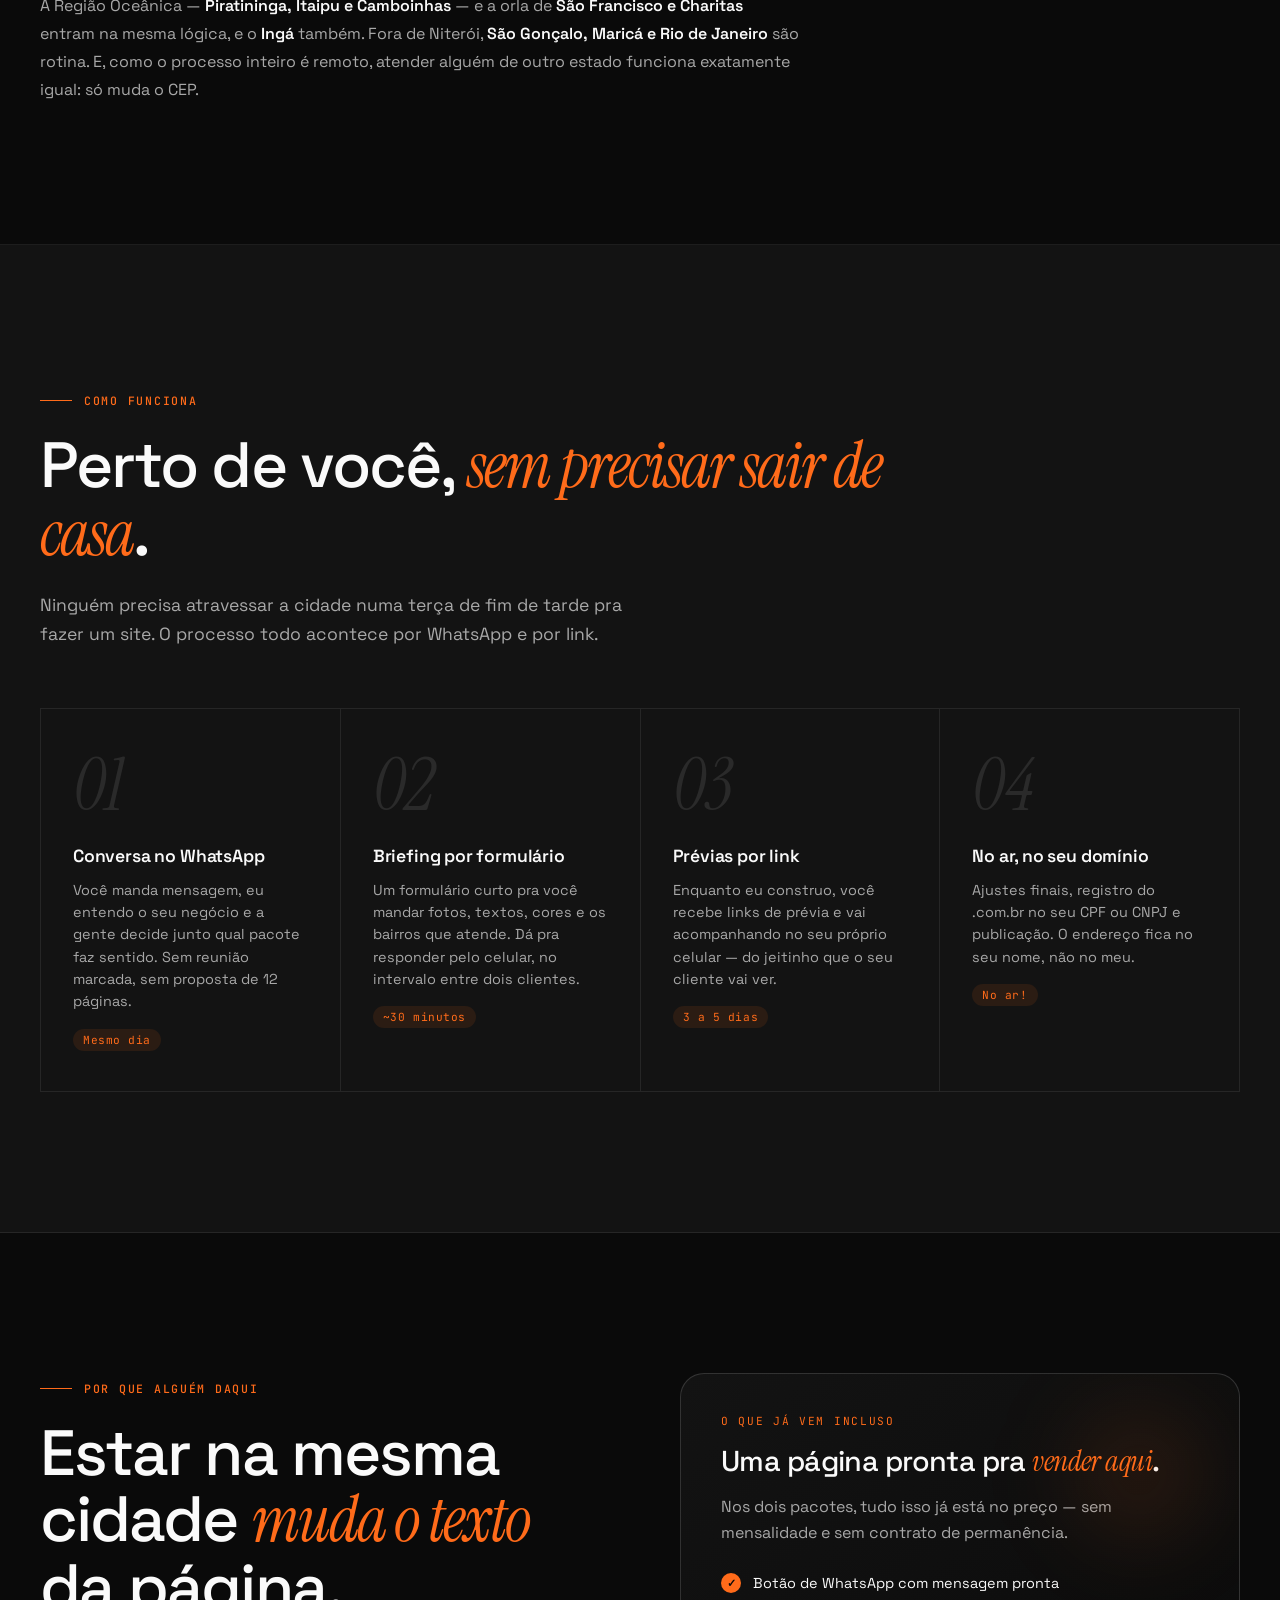
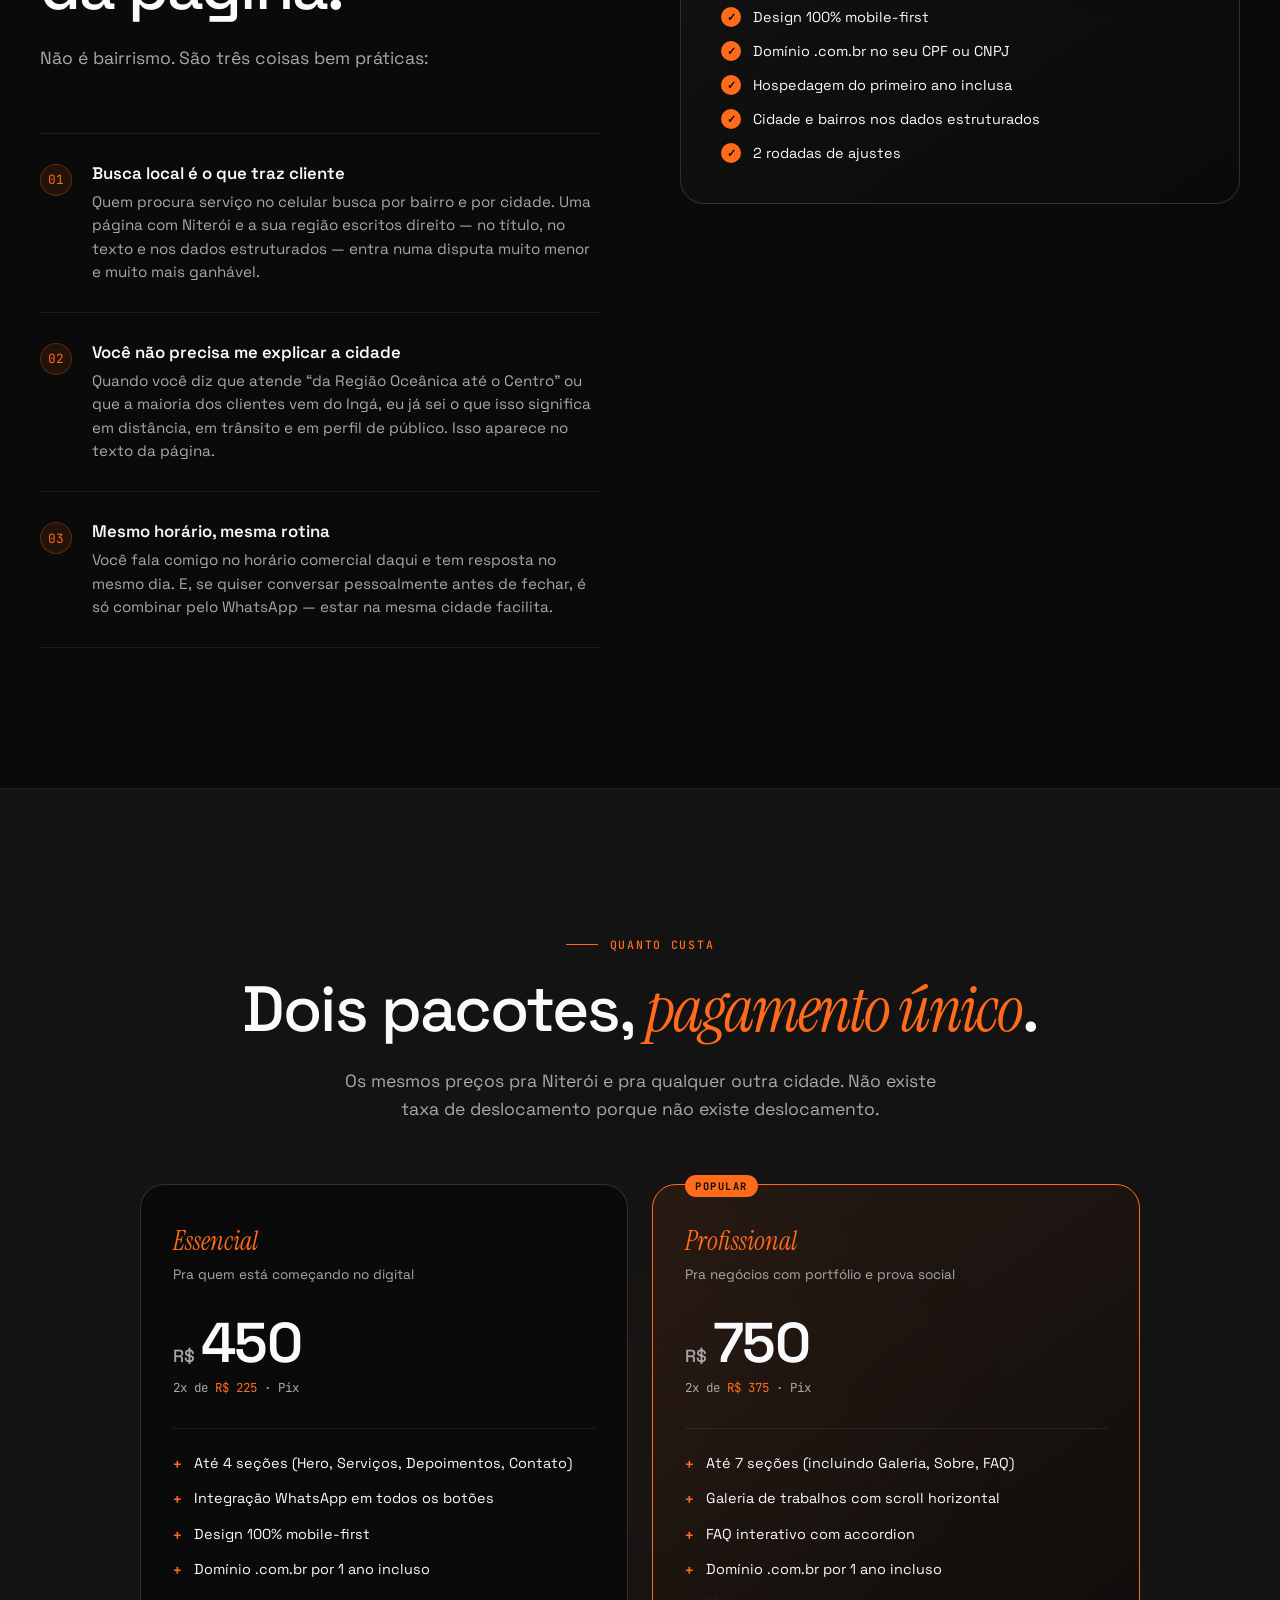
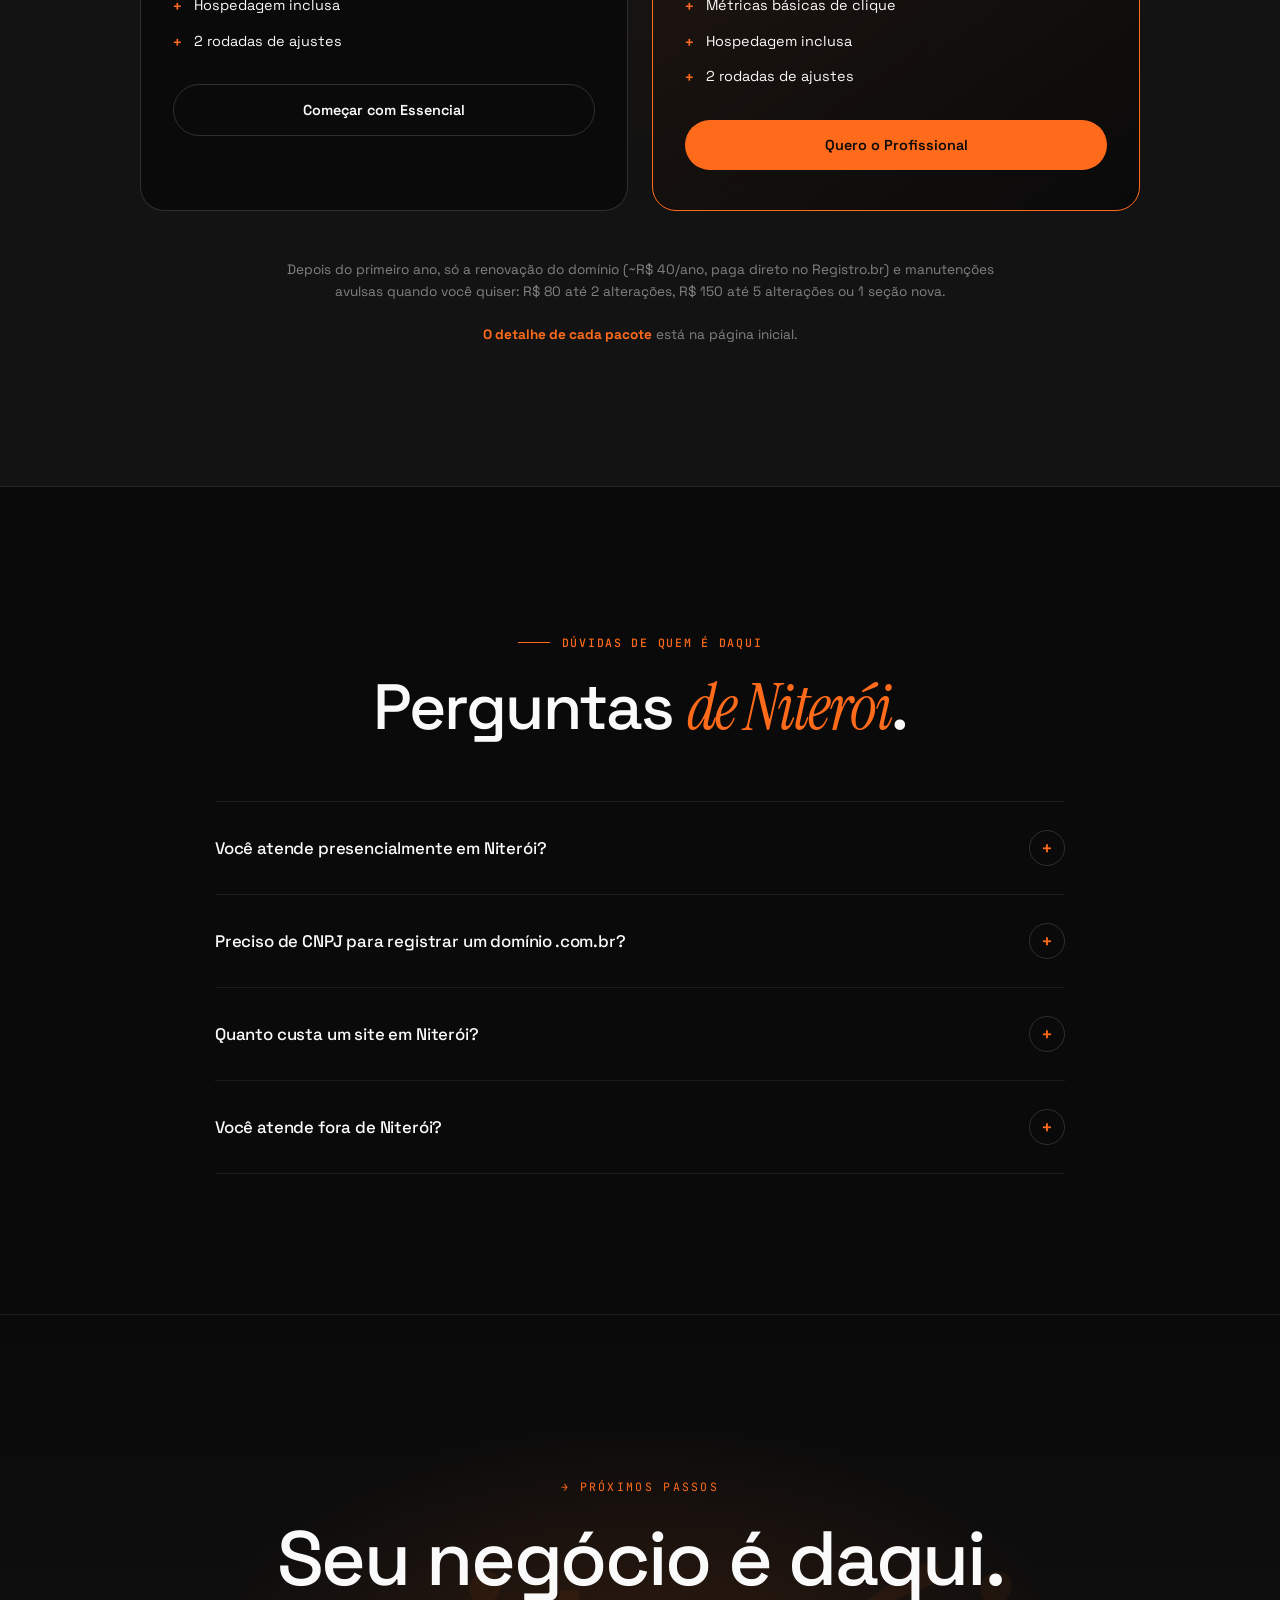
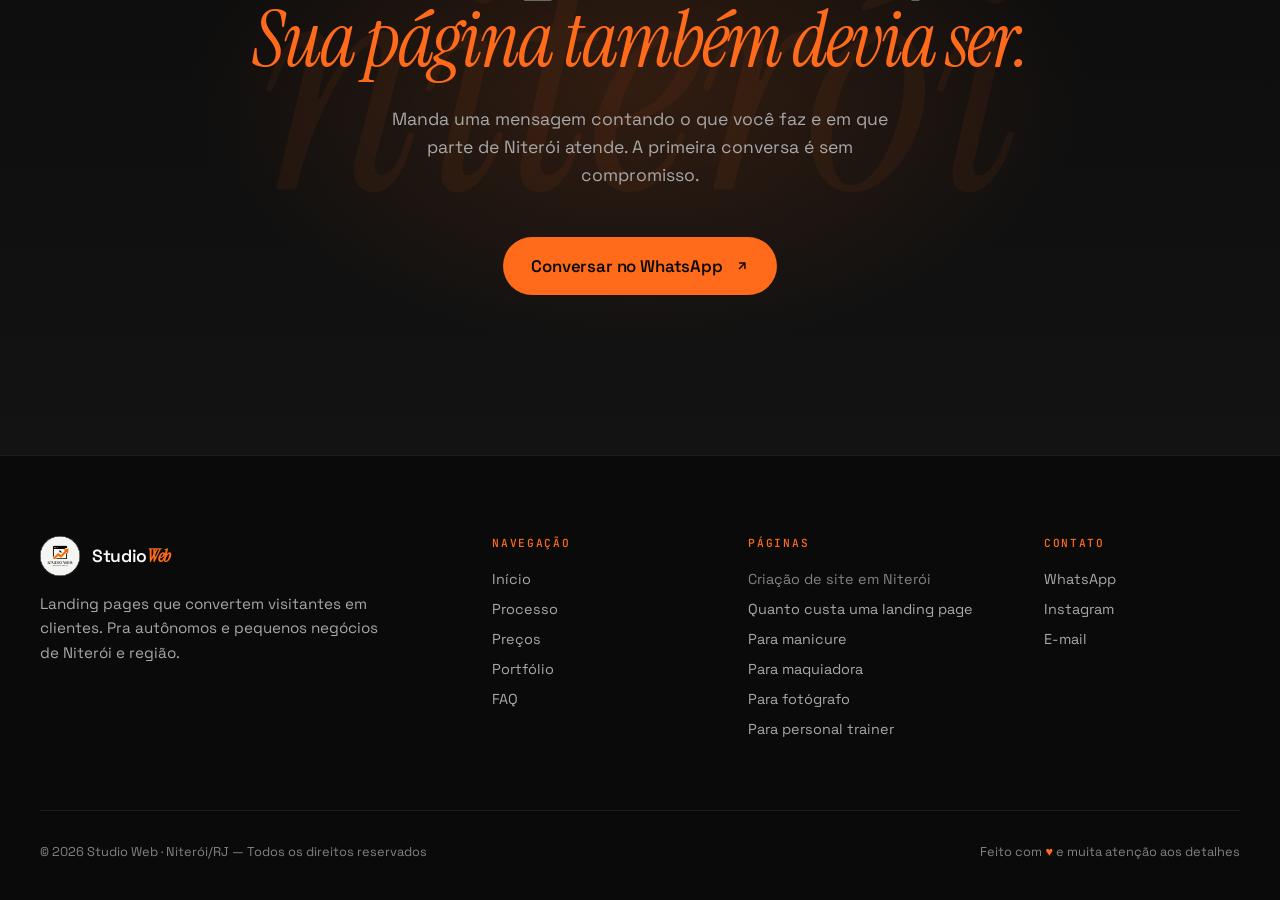
<file: criacao-de-site-em-niteroi/index.html>
<!DOCTYPE html>
<html lang="pt-BR">
<head>
<meta charset="UTF-8">
<meta name="viewport" content="width=device-width, initial-scale=1.0">

<!-- Marca que o JS está vivo. As animações de entrada (.reveal) e o cursor
     customizado só se aplicam sob html.js, então sem JS a página renderiza
     inteira e visível em vez de ficar em branco. -->
<script>document.documentElement.classList.add('js');</script>

<title>Criação de Sites em Niterói — Studio Web</title>
<meta name="description" content="Criação de sites e landing pages em Niterói/RJ. Atendo Centro, Icaraí, Santa Rosa, São Francisco, Charitas, Ingá, Piratininga, Itaipu e Camboinhas, além de São Gonçalo, Maricá e Rio. A partir de R$ 450, no ar em 3 a 5 dias úteis.">

<link rel="canonical" href="https://www.studiowebniteroi.com.br/criacao-de-site-em-niteroi/">
<meta name="robots" content="index, follow, max-image-preview:large, max-snippet:-1">
<meta name="author" content="Studio Web">
<meta name="theme-color" content="#0a0a0a">
<meta name="geo.region" content="BR-RJ">
<meta name="geo.placename" content="Niterói">

<!-- Open Graph -->
<meta property="og:type" content="article">
<meta property="og:url" content="https://www.studiowebniteroi.com.br/criacao-de-site-em-niteroi/">
<meta property="og:locale" content="pt_BR">
<meta property="og:site_name" content="Studio Web">
<meta property="og:title" content="Criação de sites e landing pages em Niterói — Studio Web">
<meta property="og:description" content="Landing pages para autônomos e pequenos negócios de Niterói. Centro, Icaraí, Santa Rosa, São Francisco, Charitas e região. A partir de R$ 450, no ar em 3 a 5 dias úteis.">
<meta property="og:image" content="https://www.studiowebniteroi.com.br/logo.png">
<meta property="og:image:width" content="1092">
<meta property="og:image:height" content="1092">
<meta property="og:image:alt" content="Studio Web — landing pages para autônomos em Niterói">

<!-- Twitter Card -->
<meta name="twitter:card" content="summary_large_image">
<meta name="twitter:title" content="Criação de sites e landing pages em Niterói — Studio Web">
<meta name="twitter:description" content="Landing pages para autônomos e pequenos negócios de Niterói e região. A partir de R$ 450, no ar em 3 a 5 dias úteis.">
<meta name="twitter:image" content="https://www.studiowebniteroi.com.br/logo.png">

<!-- Favicon -->
<link rel="icon" type="image/png" href="/logo.png">
<link rel="apple-touch-icon" href="/logo.png">

<link rel="preconnect" href="https://fonts.googleapis.com">
<link rel="preconnect" href="https://fonts.gstatic.com" crossorigin>
<!-- Fora do caminho crítico. media="print" faz o navegador baixar sem bloquear
     a renderização, e o onload promove pra all quando o CSS chega. Sem isso,
     nada de texto aparecia antes de duas viagens de rede (googleapis para o
     CSS, gstatic para os arquivos). O <noscript> cobre quem está sem JS. -->
<link rel="stylesheet" media="print" onload="this.media='all'" href="https://fonts.googleapis.com/css2?family=Space+Grotesk:wght@400;500;600;700&family=Instrument+Serif:ital@1&family=JetBrains+Mono:wght@400;500;700&display=swap">
<noscript><link rel="stylesheet" href="https://fonts.googleapis.com/css2?family=Space+Grotesk:wght@400;500;600;700&family=Instrument+Serif:ital@1&family=JetBrains+Mono:wght@400;500;700&display=swap"></noscript>
<link rel="stylesheet" href="/style.css">

</head>
<body>

<a href="#conteudo" class="skip-link">Pular para o conteúdo</a>

<div class="cursor" aria-hidden="true"></div>
<div class="cursor-dot" aria-hidden="true"></div>

<!-- WhatsApp FAB -->
<a href="https://wa.me/5521991088053?text=Ol%C3%A1!%20Quero%20um%20site%20aqui%20em%20Niter%C3%B3i" target="_blank" rel="noopener" class="wa-fab" aria-label="WhatsApp">
  <svg viewBox="0 0 24 24" xmlns="http://www.w3.org/2000/svg"><path d="M17.472 14.382c-.297-.149-1.758-.867-2.03-.967-.273-.099-.471-.148-.67.15-.197.297-.767.966-.94 1.164-.173.199-.347.223-.644.075-.297-.15-1.255-.463-2.39-1.475-.883-.788-1.48-1.761-1.653-2.059-.173-.297-.018-.458.13-.606.134-.133.298-.347.446-.52.149-.174.198-.298.298-.497.099-.198.05-.371-.025-.52-.075-.149-.669-1.612-.916-2.207-.242-.579-.487-.5-.669-.51-.173-.008-.371-.01-.57-.01-.198 0-.52.074-.792.372-.272.297-1.04 1.016-1.04 2.479 0 1.462 1.065 2.875 1.213 3.074.149.198 2.096 3.2 5.077 4.487.709.306 1.262.489 1.694.625.712.227 1.36.195 1.871.118.571-.085 1.758-.719 2.006-1.413.248-.694.248-1.289.173-1.413-.074-.124-.272-.198-.57-.347m-5.421 7.403h-.004a9.87 9.87 0 01-5.031-1.378l-.361-.214-3.741.982.998-3.648-.235-.374a9.86 9.86 0 01-1.51-5.26c.001-5.45 4.436-9.884 9.888-9.884 2.64 0 5.122 1.03 6.988 2.898a9.825 9.825 0 012.893 6.994c-.003 5.45-4.437 9.884-9.885 9.884m8.413-18.297A11.815 11.815 0 0012.05 0C5.495 0 .16 5.335.157 11.892c0 2.096.547 4.142 1.588 5.945L.057 24l6.305-1.654a11.882 11.882 0 005.683 1.448h.005c6.554 0 11.89-5.335 11.893-11.893a11.821 11.821 0 00-3.48-8.413z"/></svg>
</a>

<!-- NAV -->
<header>
<nav id="nav" aria-label="Navegação principal">
  <a href="/" class="nav-logo">
    <img src="/logo.png" alt="Studio Web" width="32" height="32" decoding="async">
    <span>Studio</span><span>Web</span>
  </a>
  <div class="nav-links">
    <a href="/#processo">Processo</a>
    <a href="/#precos">Preços</a>
    <a href="/#portfolio">Portfólio</a>
    <a href="/#faq">FAQ</a>
  </div>
  <a href="/#precos" class="nav-cta">Quero a minha</a>
  <button class="nav-burger" id="nav-burger" aria-label="Menu">
    <span></span>
    <span></span>
    <span></span>
  </button>
</nav>
</header>

<main id="conteudo">

<!-- HERO -->
<section class="hero hero-doc" aria-labelledby="hero-titulo">
  <div class="hero-grid"></div>
  <div class="hero-glow"></div>

  <nav class="crumbs" aria-label="Trilha de navegação">
    <a href="/">Studio Web</a><span aria-hidden="true">/</span>Criação de sites em Niterói
  </nav>

  <div class="hero-tag">Studio Web · Niterói/RJ</div>

  <h1 class="hero-title" id="hero-titulo">
    Criação de sites e<br>
    <em>landing pages</em> em <span class="accent">Niterói.</span>
  </h1>

  <p class="hero-sub">
    O Studio Web fica em Niterói e faz landing pages para autônomos e pequenos negócios da cidade: R$ 450 no pacote Essencial e R$ 750 no Profissional, pagamento único parcelável em 2x no Pix, no ar em 3 a 5 dias úteis, com domínio .com.br e hospedagem do primeiro ano inclusos. Atendo todos os bairros de Niterói e também São Gonçalo, Maricá e Rio de Janeiro.
  </p>

  <div class="hero-actions">
    <a href="https://wa.me/5521991088053?text=Ol%C3%A1!%20Quero%20um%20site%20aqui%20em%20Niter%C3%B3i" target="_blank" rel="noopener" class="btn-primary">
      Falar no WhatsApp
      <svg width="14" height="14" viewBox="0 0 24 24" fill="none" stroke="currentColor" stroke-width="2.5"><path d="M7 17L17 7M7 7h10v10"/></svg>
    </a>
    <a href="/#precos" class="btn-secondary">Ver pacotes e preços</a>
  </div>
</section>

<!-- ONDE ATENDO -->
<section class="doc-section section-padding" id="bairros" aria-labelledby="bairros-titulo">
  <div class="reveal">
    <div class="section-tag">Onde eu atendo</div>
    <h2 class="section-title" id="bairros-titulo">De <em>Icaraí</em> a Itaipu, e o que vem depois da ponte.</h2>
    <p class="section-sub">A base é Niterói. Na prática, isso quer dizer que eu já conheço o comércio, o público e a rotina de quem trabalha aqui.</p>
  </div>

  <ul class="chip-list reveal">
    <li class="chip">Centro</li>
    <li class="chip">Icaraí</li>
    <li class="chip">Santa Rosa</li>
    <li class="chip">São Francisco</li>
    <li class="chip">Charitas</li>
    <li class="chip">Ingá</li>
    <li class="chip">Piratininga</li>
    <li class="chip">Itaipu</li>
    <li class="chip">Camboinhas</li>
  </ul>

  <div class="prose reveal">
    <p>Se o seu salão fica no <strong>Centro</strong>, o seu estúdio é em <strong>Icaraí</strong>, você atende a domicílio em <strong>Santa Rosa</strong> ou dá aula na praia de <strong>Camboinhas</strong>, a página é escrita pensando em quem vai te procurar naquele pedaço da cidade — com o bairro no texto, no título e nos dados estruturados. É exatamente isso que o Google usa pra decidir quem aparece numa busca do tipo “manicure em Icaraí”: brigar por “manicure” no Brasil inteiro é impossível, brigar pelo seu bairro é bem realista.</p>
    <p>A Região Oceânica — <strong>Piratininga, Itaipu e Camboinhas</strong> — e a orla de <strong>São Francisco e Charitas</strong> entram na mesma lógica, e o <strong>Ingá</strong> também. Fora de Niterói, <strong>São Gonçalo, Maricá e Rio de Janeiro</strong> são rotina. E, como o processo inteiro é remoto, atender alguém de outro estado funciona exatamente igual: só muda o CEP.</p>
  </div>
</section>

<!-- COMO FUNCIONA -->
<section class="doc-section alt section-padding" id="como-funciona" aria-labelledby="como-titulo">
  <div class="reveal">
    <div class="section-tag">Como funciona</div>
    <h2 class="section-title" id="como-titulo">Perto de você, <em>sem precisar sair de casa</em>.</h2>
    <p class="section-sub">Ninguém precisa atravessar a cidade numa terça de fim de tarde pra fazer um site. O processo todo acontece por WhatsApp e por link.</p>
  </div>

  <div class="processo-grid reveal">
    <div class="proc-step">
      <div class="proc-num">01</div>
      <h3 class="proc-title">Conversa no WhatsApp</h3>
      <p class="proc-desc">Você manda mensagem, eu entendo o seu negócio e a gente decide junto qual pacote faz sentido. Sem reunião marcada, sem proposta de 12 páginas.</p>
      <div class="proc-time">Mesmo dia</div>
    </div>
    <div class="proc-step">
      <div class="proc-num">02</div>
      <h3 class="proc-title">Briefing por formulário</h3>
      <p class="proc-desc">Um formulário curto pra você mandar fotos, textos, cores e os bairros que atende. Dá pra responder pelo celular, no intervalo entre dois clientes.</p>
      <div class="proc-time">~30 minutos</div>
    </div>
    <div class="proc-step">
      <div class="proc-num">03</div>
      <h3 class="proc-title">Prévias por link</h3>
      <p class="proc-desc">Enquanto eu construo, você recebe links de prévia e vai acompanhando no seu próprio celular — do jeitinho que o seu cliente vai ver.</p>
      <div class="proc-time">3 a 5 dias</div>
    </div>
    <div class="proc-step">
      <div class="proc-num">04</div>
      <h3 class="proc-title">No ar, no seu domínio</h3>
      <p class="proc-desc">Ajustes finais, registro do .com.br no seu CPF ou CNPJ e publicação. O endereço fica no seu nome, não no meu.</p>
      <div class="proc-time">No ar!</div>
    </div>
  </div>
</section>

<!-- POR QUE ALGUÉM DAQUI -->
<section class="doc-section section-padding" id="por-que-daqui" aria-labelledby="daqui-titulo">
  <div class="problem-grid">
    <div>
      <div class="section-tag reveal">Por que alguém daqui</div>
      <h2 class="section-title reveal" id="daqui-titulo">Estar na mesma cidade <em>muda o texto</em> da página.</h2>
      <p class="section-sub reveal">Não é bairrismo. São três coisas bem práticas:</p>

      <div class="problem-list reveal">
        <div class="problem-item">
          <div class="problem-icon">01</div>
          <div class="problem-text">
            <h3 class="problem-title">Busca local é o que traz cliente</h3>
            <p>Quem procura serviço no celular busca por bairro e por cidade. Uma página com Niterói e a sua região escritos direito — no título, no texto e nos dados estruturados — entra numa disputa muito menor e muito mais ganhável.</p>
          </div>
        </div>
        <div class="problem-item">
          <div class="problem-icon">02</div>
          <div class="problem-text">
            <h3 class="problem-title">Você não precisa me explicar a cidade</h3>
            <p>Quando você diz que atende “da Região Oceânica até o Centro” ou que a maioria dos clientes vem do Ingá, eu já sei o que isso significa em distância, em trânsito e em perfil de público. Isso aparece no texto da página.</p>
          </div>
        </div>
        <div class="problem-item">
          <div class="problem-icon">03</div>
          <div class="problem-text">
            <h3 class="problem-title">Mesmo horário, mesma rotina</h3>
            <p>Você fala comigo no horário comercial daqui e tem resposta no mesmo dia. E, se quiser conversar pessoalmente antes de fechar, é só combinar pelo WhatsApp — estar na mesma cidade facilita.</p>
          </div>
        </div>
      </div>
    </div>

    <div class="solution-card reveal">
      <div class="solution-label">O que já vem incluso</div>
      <h3 class="solution-title">Uma página pronta pra <em>vender aqui</em>.</h3>
      <p class="solution-desc">Nos dois pacotes, tudo isso já está no preço — sem mensalidade e sem contrato de permanência.</p>
      <div class="solution-features">
        <div><span class="check-icon">✓</span> Botão de WhatsApp com mensagem pronta</div>
        <div><span class="check-icon">✓</span> Design 100% mobile-first</div>
        <div><span class="check-icon">✓</span> Domínio .com.br no seu CPF ou CNPJ</div>
        <div><span class="check-icon">✓</span> Hospedagem do primeiro ano inclusa</div>
        <div><span class="check-icon">✓</span> Cidade e bairros nos dados estruturados</div>
        <div><span class="check-icon">✓</span> 2 rodadas de ajustes</div>
      </div>
    </div>
  </div>
</section>

<!-- PREÇOS -->
<section class="pricing section-padding" id="precos-resumo" aria-labelledby="precos-titulo">
  <div class="pricing-header reveal">
    <div class="section-tag" style="justify-content: center;">Quanto custa</div>
    <h2 class="section-title" id="precos-titulo" style="margin: 0 auto 24px;">Dois pacotes, <em>pagamento único</em>.</h2>
  </div>
  <p class="section-sub pricing-sub-center reveal">Os mesmos preços pra Niterói e pra qualquer outra cidade. Não existe taxa de deslocamento porque não existe deslocamento.</p>

  <div class="price-grid">
    <div class="price-card reveal">
      <div class="price-name">Essencial</div>
      <div class="price-tagline">Pra quem está começando no digital</div>

      <div class="price-amount">
        <span class="price-currency">R$</span>
        <span class="price-value">450</span>
      </div>
      <div class="price-pix">2x de <span>R$ 225</span> · Pix</div>

      <div class="price-features">
        <div class="price-feature">Até 4 seções (Hero, Serviços, Depoimentos, Contato)</div>
        <div class="price-feature">Integração WhatsApp em todos os botões</div>
        <div class="price-feature">Design 100% mobile-first</div>
        <div class="price-feature">Domínio .com.br por 1 ano incluso</div>
        <div class="price-feature">Hospedagem inclusa</div>
        <div class="price-feature">2 rodadas de ajustes</div>
      </div>

      <a href="https://wa.me/5521991088053?text=Ol%C3%A1!%20Quero%20o%20Pacote%20Essencial!" target="_blank" rel="noopener" class="price-cta outline">Começar com Essencial</a>
    </div>

    <div class="price-card featured reveal">
      <div class="price-name">Profissional</div>
      <div class="price-tagline">Pra negócios com portfólio e prova social</div>

      <div class="price-amount">
        <span class="price-currency">R$</span>
        <span class="price-value">750</span>
      </div>
      <div class="price-pix">2x de <span>R$ 375</span> · Pix</div>

      <div class="price-features">
        <div class="price-feature">Até 7 seções (incluindo Galeria, Sobre, FAQ)</div>
        <div class="price-feature">Galeria de trabalhos com scroll horizontal</div>
        <div class="price-feature">FAQ interativo com accordion</div>
        <div class="price-feature">Domínio .com.br por 1 ano incluso</div>
        <div class="price-feature">Métricas básicas de clique</div>
        <div class="price-feature">Hospedagem inclusa</div>
        <div class="price-feature">2 rodadas de ajustes</div>
      </div>

      <a href="https://wa.me/5521991088053?text=Ol%C3%A1!%20Quero%20o%20Pacote%20Profissional!" target="_blank" rel="noopener" class="price-cta primary">Quero o Profissional</a>
    </div>
  </div>

  <p class="pricing-note reveal">
    Depois do primeiro ano, só a renovação do domínio (~R$ 40/ano, paga direto no Registro.br) e manutenções avulsas quando você quiser: R$ 80 até 2 alterações, R$ 150 até 5 alterações ou 1 seção nova.
    <br><br>
    <strong>O detalhe de cada pacote</strong> está na <a href="/#precos">página inicial</a>.
  </p>
</section>

<!-- FAQ -->
<section class="faq section-padding" id="faq" aria-labelledby="faq-titulo">
  <div style="text-align: center;" class="reveal">
    <div class="section-tag" style="justify-content: center;">Dúvidas de quem é daqui</div>
    <h2 class="section-title" id="faq-titulo" style="margin: 0 auto;">Perguntas <em>de Niterói</em>.</h2>
  </div>

  <div class="faq-list">
    <div class="faq-item">
      <button class="faq-q" id="faq-q-loc-1" type="button" aria-expanded="false" aria-controls="faq-a-loc-1">
        Você atende presencialmente em Niterói?
        <span class="faq-icon" aria-hidden="true">+</span>
      </button>
      <div class="faq-a" id="faq-a-loc-1" role="region" aria-labelledby="faq-q-loc-1">
        <div class="faq-a-inner">O padrão é remoto, e é de propósito: briefing por formulário, acompanhamento por WhatsApp e prévias por link fazem a página sair em 3 a 5 dias úteis, sem ninguém precisar atravessar a cidade. Mas o Studio Web é de Niterói — se você preferir conversar pessoalmente antes de fechar, é só combinar pelo WhatsApp.</div>
      </div>
    </div>

    <div class="faq-item">
      <button class="faq-q" id="faq-q-loc-2" type="button" aria-expanded="false" aria-controls="faq-a-loc-2">
        Preciso de CNPJ para registrar um domínio .com.br?
        <span class="faq-icon" aria-hidden="true">+</span>
      </button>
      <div class="faq-a" id="faq-a-loc-2" role="region" aria-labelledby="faq-q-loc-2">
        <div class="faq-a-inner">Não. O Registro.br aceita CPF, então autônomo sem empresa aberta registra normalmente — basta ser maior de 18 anos e ter CPF ativo. Se você tiver CNPJ e preferir usar, também dá. O domínio fica sempre no seu nome, e a configuração técnica é comigo.</div>
      </div>
    </div>

    <div class="faq-item">
      <button class="faq-q" id="faq-q-loc-3" type="button" aria-expanded="false" aria-controls="faq-a-loc-3">
        Quanto custa um site em Niterói?
        <span class="faq-icon" aria-hidden="true">+</span>
      </button>
      <div class="faq-a" id="faq-a-loc-3" role="region" aria-labelledby="faq-q-loc-3">
        <div class="faq-a-inner">Aqui no Studio Web são R$ 450 no pacote Essencial e R$ 750 no Profissional, pagamento único parcelável em 2x no Pix, com domínio .com.br e hospedagem do primeiro ano inclusos. No mercado a faixa é ampla: agência costuma começar na casa dos R$ 2.000 e ainda embutir mensalidade, e construtor tipo Wix sai barato no primeiro mês mas vira assinatura pra sempre. Estar em Niterói não muda o preço — não existe taxa de deslocamento.</div>
      </div>
    </div>

    <div class="faq-item">
      <button class="faq-q" id="faq-q-loc-4" type="button" aria-expanded="false" aria-controls="faq-a-loc-4">
        Você atende fora de Niterói?
        <span class="faq-icon" aria-hidden="true">+</span>
      </button>
      <div class="faq-a" id="faq-a-loc-4" role="region" aria-labelledby="faq-q-loc-4">
        <div class="faq-a-inner">Atendo. São Gonçalo, Maricá e Rio de Janeiro são rotina, e fora do estado também rola sem problema. Como o processo é todo remoto — formulário, WhatsApp e prévias por link —, atender quem está do outro lado da ponte funciona igual a atender quem está no Ingá.</div>
      </div>
    </div>
  </div>
</section>

<!-- CTA FINAL -->
<section class="cta-final" aria-labelledby="cta-titulo">
  <div class="cta-bg-text">niterói</div>
  <div class="cta-final-content">
    <div class="cta-final-tag reveal">→ Próximos passos</div>
    <h2 class="cta-final-title reveal" id="cta-titulo">
      Seu negócio é daqui.<br>
      <em>Sua página também devia ser.</em>
    </h2>
    <p class="cta-final-sub reveal">Manda uma mensagem contando o que você faz e em que parte de Niterói atende. A primeira conversa é sem compromisso.</p>
    <a href="https://wa.me/5521991088053?text=Ol%C3%A1!%20Sou%20de%20Niter%C3%B3i%20e%20quero%20uma%20landing%20page" target="_blank" rel="noopener" class="btn-primary reveal" style="font-size: 1.05rem;">
      Conversar no WhatsApp
      <svg width="14" height="14" viewBox="0 0 24 24" fill="none" stroke="currentColor" stroke-width="2.5"><path d="M7 17L17 7M7 7h10v10"/></svg>
    </a>
  </div>
</section>

</main>

<!-- FOOTER -->
<footer>
  <div class="footer-grid">
    <div>
      <div class="footer-brand">
        <img src="/logo.png" alt="" width="40" height="40" loading="lazy" decoding="async">
        <span>Studio<em>Web</em></span>
      </div>
      <p class="footer-tagline">Landing pages que convertem visitantes em clientes. Pra autônomos e pequenos negócios de Niterói e região.</p>
    </div>

    <div class="footer-col">
      <h3>Navegação</h3>
      <a href="/">Início</a>
      <a href="/#processo">Processo</a>
      <a href="/#precos">Preços</a>
      <a href="/#portfolio">Portfólio</a>
      <a href="/#faq">FAQ</a>
    </div>

    <div class="footer-col">
      <h3>Páginas</h3>
      <span aria-current="page">Criação de site em Niterói</span>
      <a href="/quanto-custa-uma-landing-page/">Quanto custa uma landing page</a>
      <a href="/landing-page-para-manicure/">Para manicure</a>
      <a href="/landing-page-para-maquiadora/">Para maquiadora</a>
      <a href="/landing-page-para-fotografo/">Para fotógrafo</a>
      <a href="/landing-page-para-personal-trainer/">Para personal trainer</a>
    </div>

    <div class="footer-col">
      <h3>Contato</h3>
      <a href="https://wa.me/5521991088053" target="_blank" rel="noopener">WhatsApp</a>
      <a href="https://www.instagram.com/studiowebnit/" target="_blank" rel="noopener">Instagram</a>
      <a href="mailto:studiowebniteroi@gmail.com">E-mail</a>
    </div>
  </div>

  <div class="footer-bottom">
    <div>© <span id="ano">2026</span> Studio Web · Niterói/RJ — Todos os direitos reservados</div>
    <div>Feito com <span style="color: var(--orange)">♥</span> e muita atenção aos detalhes</div>
  </div>
</footer>

<!-- Dados estruturados. O negócio não é redeclarado aqui: os nós apontam pro
     @id ".../#business" da home, senão viram duas entidades concorrentes.
     O texto das perguntas precisa bater com a seção #faq acima. -->
<script type="application/ld+json">
{
  "@context": "https://schema.org",
  "@graph": [
    {
      "@type": "WebPage",
      "@id": "https://www.studiowebniteroi.com.br/criacao-de-site-em-niteroi/#webpage",
      "url": "https://www.studiowebniteroi.com.br/criacao-de-site-em-niteroi/",
      "name": "Criação de sites e landing pages em Niterói",
      "description": "Criação de sites e landing pages em Niterói/RJ para autônomos e pequenos negócios. A partir de R$ 450, no ar em 3 a 5 dias úteis, com domínio .com.br e hospedagem do primeiro ano inclusos.",
      "inLanguage": "pt-BR",
      "isPartOf": {
        "@id": "https://www.studiowebniteroi.com.br/#website"
      },
      "about": {
        "@id": "https://www.studiowebniteroi.com.br/#business"
      },
      "publisher": {
        "@id": "https://www.studiowebniteroi.com.br/#business"
      },
      "primaryImageOfPage": "https://www.studiowebniteroi.com.br/logo.png"
    },
    {
      "@type": "Service",
      "@id": "https://www.studiowebniteroi.com.br/criacao-de-site-em-niteroi/#servico",
      "name": "Criação de sites e landing pages em Niterói",
      "serviceType": "Criação de landing page",
      "description": "Landing page de página única para autônomos e pequenos negócios de Niterói e região. Pagamento único, sem mensalidade, com domínio .com.br e hospedagem do primeiro ano inclusos.",
      "provider": {
        "@id": "https://www.studiowebniteroi.com.br/#business"
      },
      "areaServed": [
        { "@type": "City", "name": "Niterói" },
        { "@type": "City", "name": "São Gonçalo" },
        { "@type": "City", "name": "Maricá" },
        { "@type": "City", "name": "Rio de Janeiro" }
      ],
      "offers": [
        {
          "@type": "Offer",
          "name": "Essencial",
          "price": "450",
          "priceCurrency": "BRL",
          "availability": "https://schema.org/InStock"
        },
        {
          "@type": "Offer",
          "name": "Profissional",
          "price": "750",
          "priceCurrency": "BRL",
          "availability": "https://schema.org/InStock"
        }
      ]
    },
    {
      "@type": "BreadcrumbList",
      "@id": "https://www.studiowebniteroi.com.br/criacao-de-site-em-niteroi/#breadcrumb",
      "itemListElement": [
        {
          "@type": "ListItem",
          "position": 1,
          "name": "Studio Web",
          "item": "https://www.studiowebniteroi.com.br/"
        },
        {
          "@type": "ListItem",
          "position": 2,
          "name": "Criação de sites em Niterói",
          "item": "https://www.studiowebniteroi.com.br/criacao-de-site-em-niteroi/"
        }
      ]
    },
    {
      "@type": "FAQPage",
      "@id": "https://www.studiowebniteroi.com.br/criacao-de-site-em-niteroi/#faq",
      "mainEntity": [
        {
          "@type": "Question",
          "name": "Você atende presencialmente em Niterói?",
          "acceptedAnswer": {
            "@type": "Answer",
            "text": "O padrão é remoto, e é de propósito: briefing por formulário, acompanhamento por WhatsApp e prévias por link fazem a página sair em 3 a 5 dias úteis, sem ninguém precisar atravessar a cidade. Mas o Studio Web é de Niterói — se você preferir conversar pessoalmente antes de fechar, é só combinar pelo WhatsApp."
          }
        },
        {
          "@type": "Question",
          "name": "Preciso de CNPJ para registrar um domínio .com.br?",
          "acceptedAnswer": {
            "@type": "Answer",
            "text": "Não. O Registro.br aceita CPF, então autônomo sem empresa aberta registra normalmente — basta ser maior de 18 anos e ter CPF ativo. Se você tiver CNPJ e preferir usar, também dá. O domínio fica sempre no seu nome, e a configuração técnica é comigo."
          }
        },
        {
          "@type": "Question",
          "name": "Quanto custa um site em Niterói?",
          "acceptedAnswer": {
            "@type": "Answer",
            "text": "Aqui no Studio Web são R$ 450 no pacote Essencial e R$ 750 no Profissional, pagamento único parcelável em 2x no Pix, com domínio .com.br e hospedagem do primeiro ano inclusos. No mercado a faixa é ampla: agência costuma começar na casa dos R$ 2.000 e ainda embutir mensalidade, e construtor tipo Wix sai barato no primeiro mês mas vira assinatura pra sempre. Estar em Niterói não muda o preço — não existe taxa de deslocamento."
          }
        },
        {
          "@type": "Question",
          "name": "Você atende fora de Niterói?",
          "acceptedAnswer": {
            "@type": "Answer",
            "text": "Atendo. São Gonçalo, Maricá e Rio de Janeiro são rotina, e fora do estado também rola sem problema. Como o processo é todo remoto — formulário, WhatsApp e prévias por link —, atender quem está do outro lado da ponte funciona igual a atender quem está no Ingá."
          }
        }
      ]
    }
  ]
}
</script>

<script src="/script.js"></script>
</body>
</html>
</file>
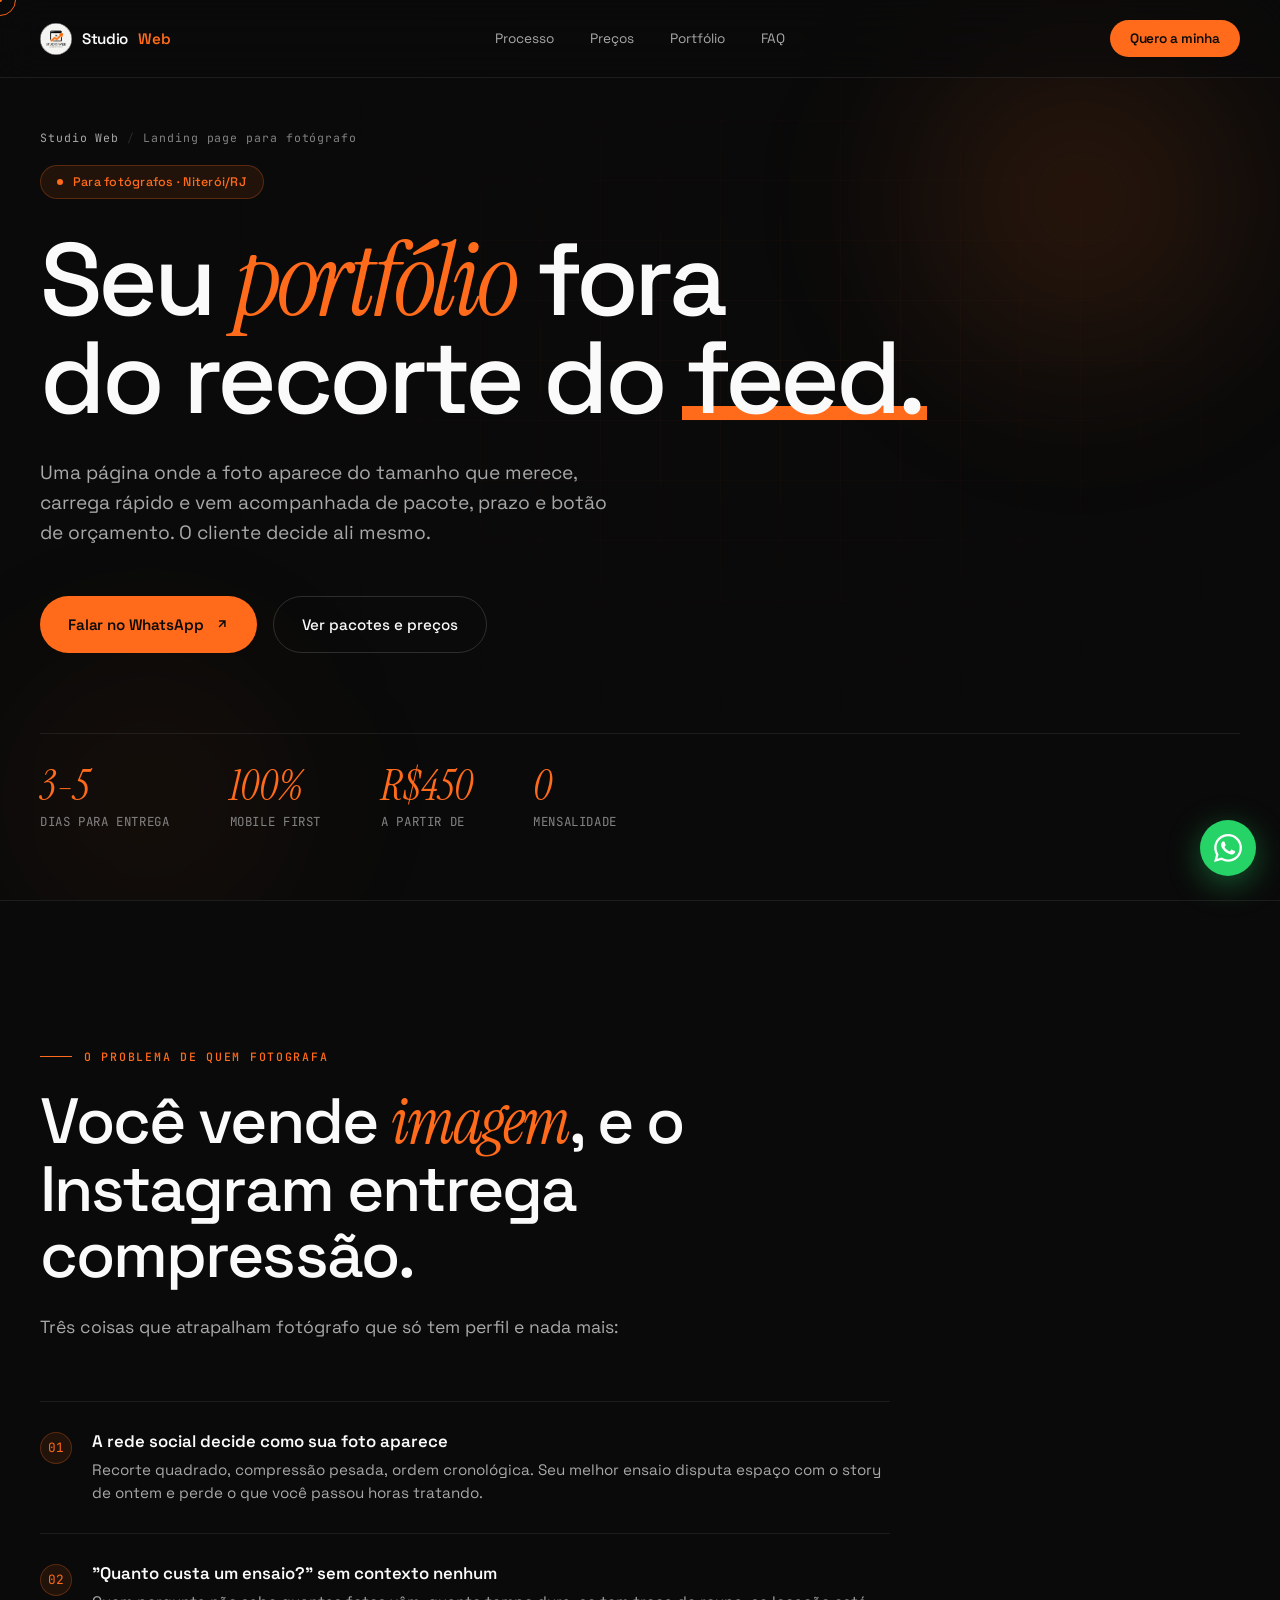
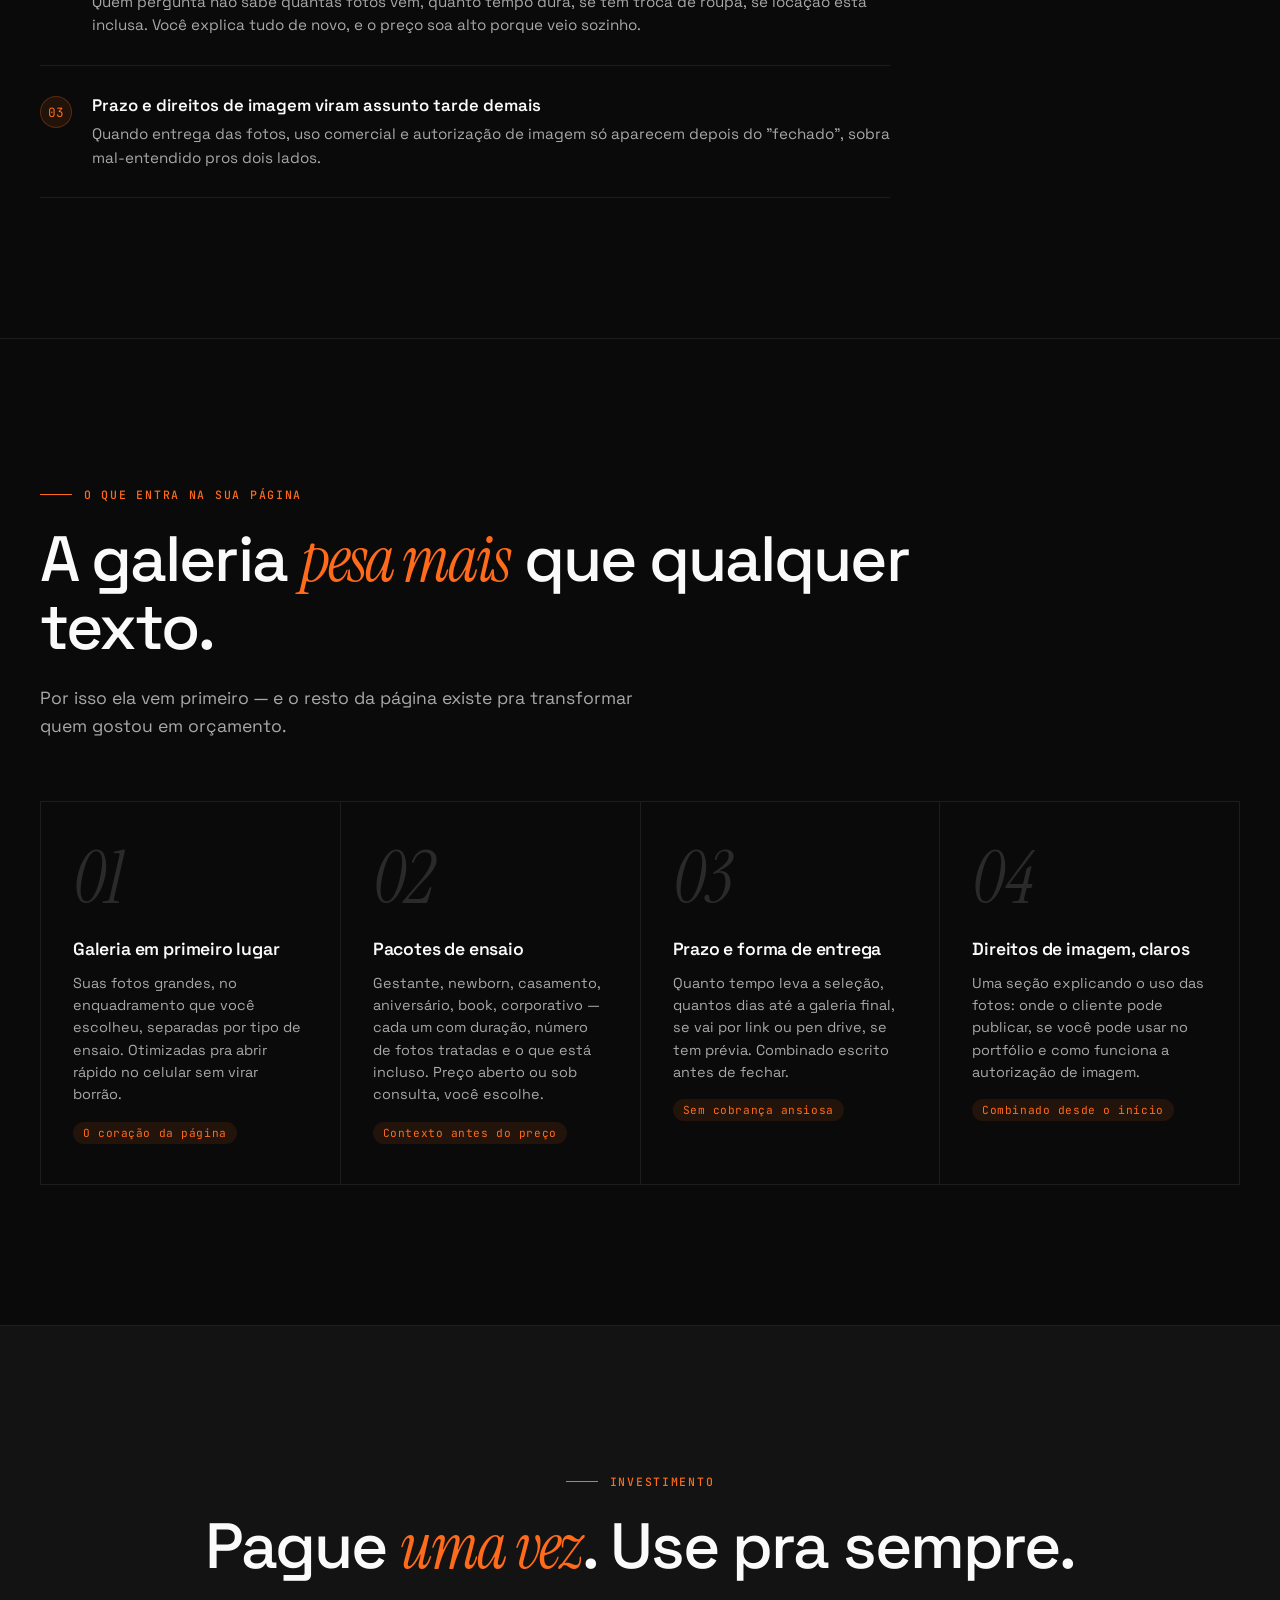
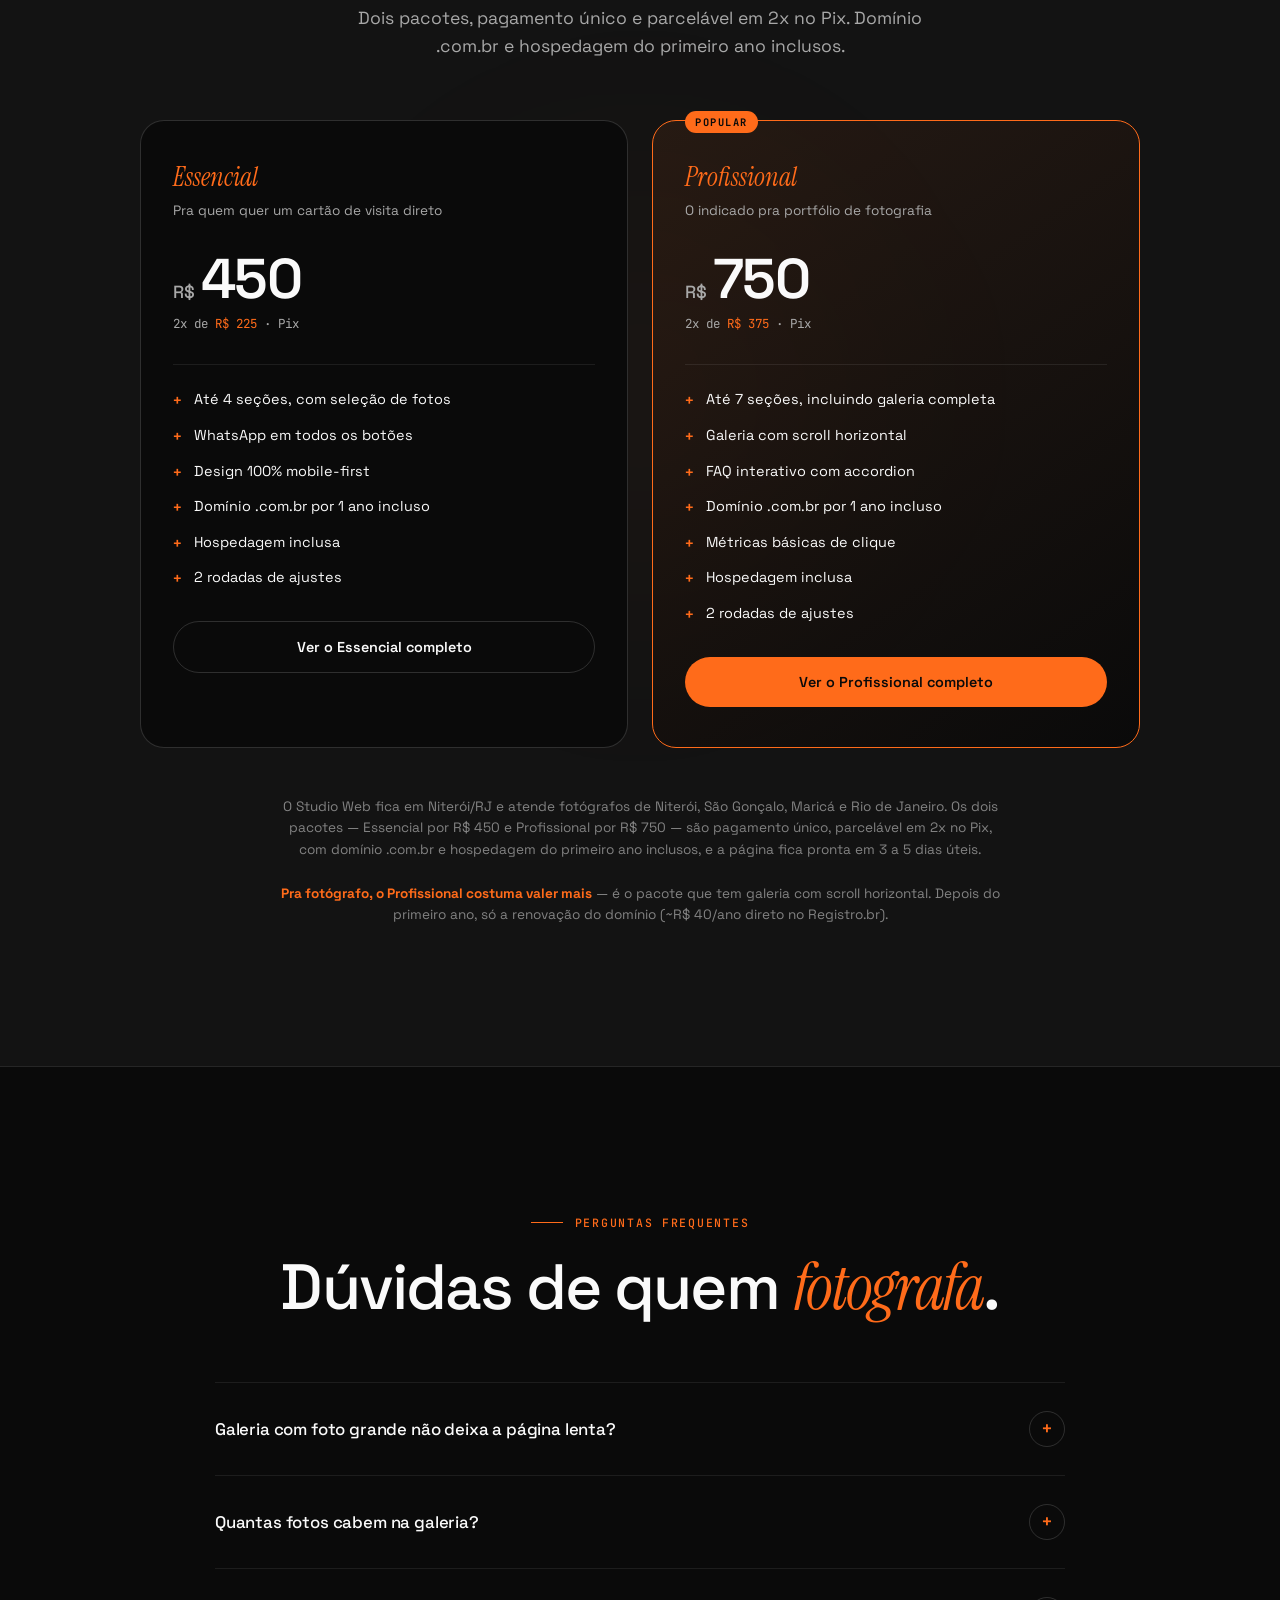
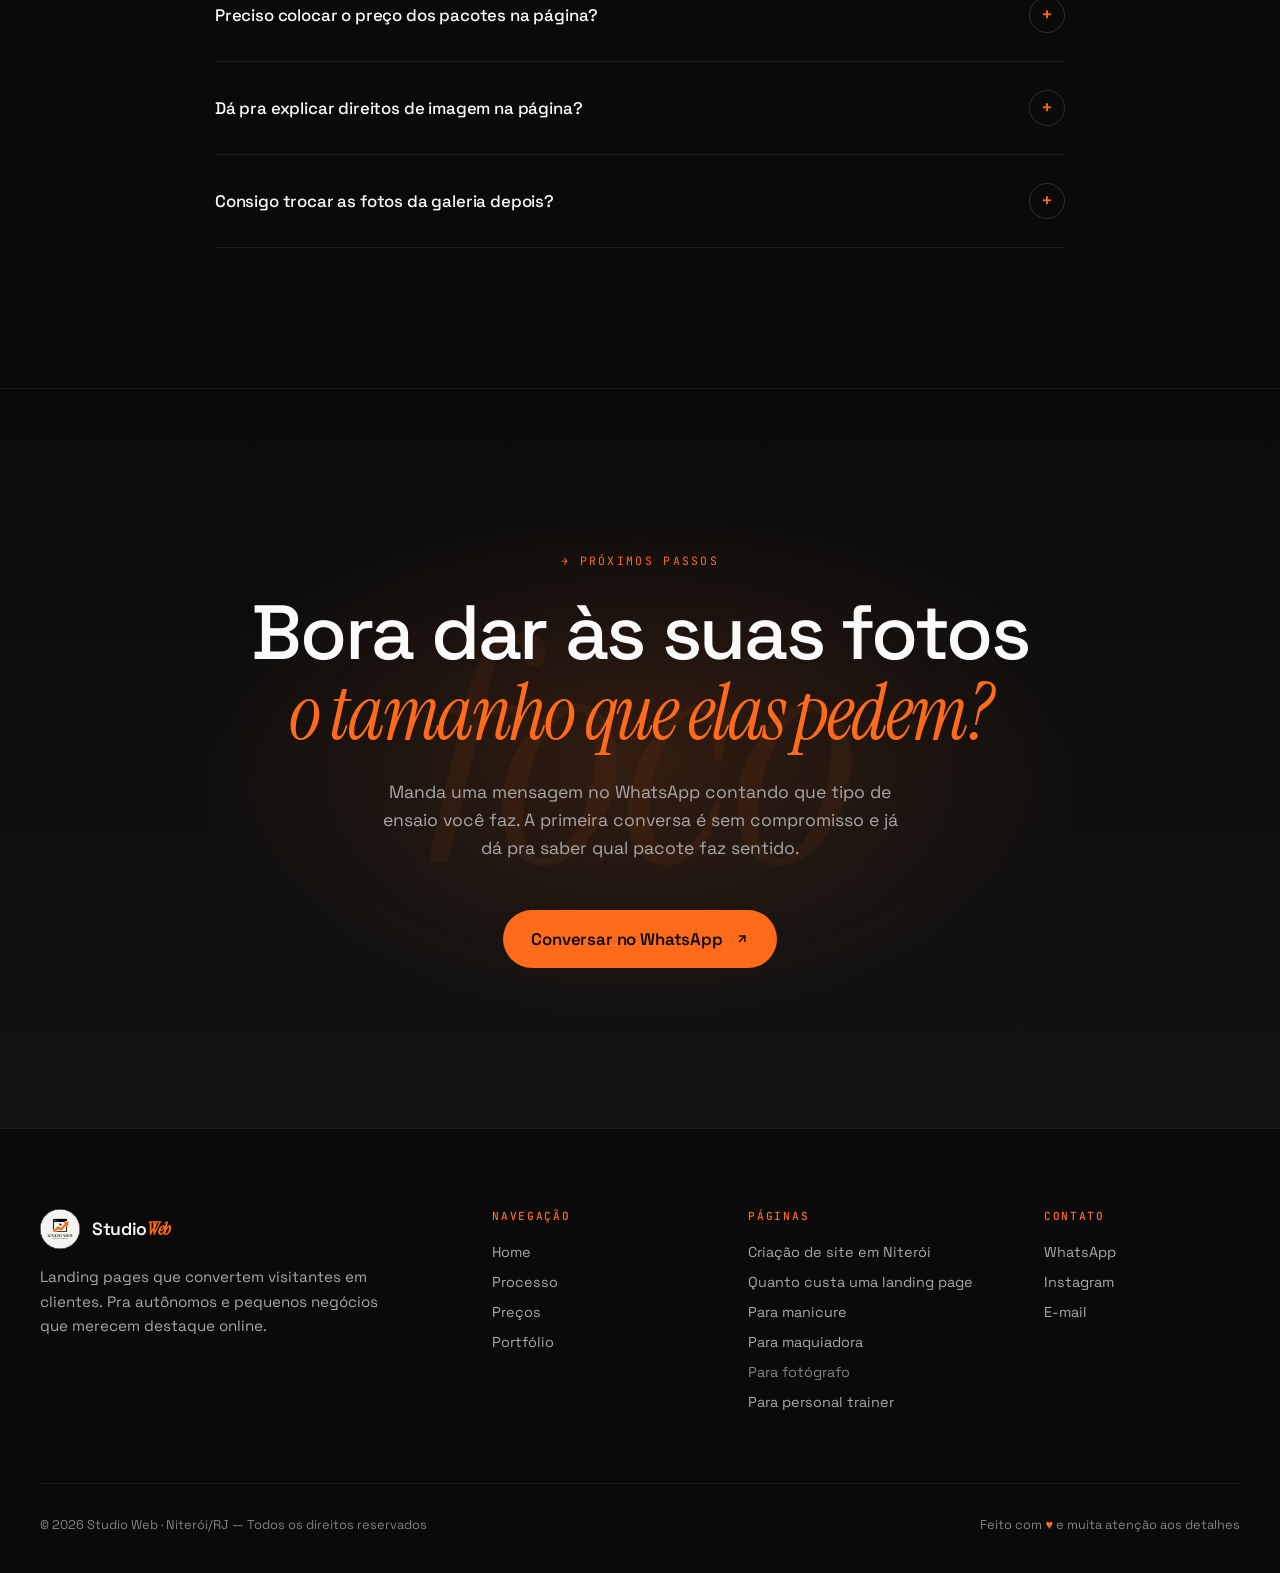
<file: landing-page-para-fotografo/index.html>
<!DOCTYPE html>
<html lang="pt-BR">
<head>
<meta charset="UTF-8">
<meta name="viewport" content="width=device-width, initial-scale=1.0">

<!-- Marca que o JS está vivo. As animações de entrada (.reveal, .hero-title .word)
     e o cursor customizado só se aplicam sob html.js, então sem JS a página
     renderiza inteira e visível em vez de ficar em branco. -->
<script>document.documentElement.classList.add('js');</script>

<title>Landing page para fotógrafo em Niterói — Studio Web</title>
<meta name="description" content="Site de portfólio para fotógrafo: galeria em alta qualidade que carrega rápido, pacotes de ensaio, prazo de entrega e contato no WhatsApp. A partir de R$ 450.">

<link rel="canonical" href="https://www.studiowebniteroi.com.br/landing-page-para-fotografo/">
<meta name="robots" content="index, follow, max-image-preview:large, max-snippet:-1">
<meta name="author" content="Studio Web">
<meta name="theme-color" content="#0a0a0a">
<meta name="geo.region" content="BR-RJ">
<meta name="geo.placename" content="Niterói">

<!-- Open Graph -->
<meta property="og:type" content="website">
<meta property="og:url" content="https://www.studiowebniteroi.com.br/landing-page-para-fotografo/">
<meta property="og:locale" content="pt_BR">
<meta property="og:site_name" content="Studio Web">
<meta property="og:title" content="Landing page para fotógrafo — Studio Web">
<meta property="og:description" content="Galeria em alta qualidade que carrega rápido, pacotes de ensaio e prazo de entrega numa página só. A partir de R$ 450, pagamento único.">
<meta property="og:image" content="https://www.studiowebniteroi.com.br/logo.png">
<meta property="og:image:width" content="1092">
<meta property="og:image:height" content="1092">
<meta property="og:image:alt" content="Studio Web — landing pages para autônomos em Niterói">

<!-- Twitter Card -->
<meta name="twitter:card" content="summary_large_image">
<meta name="twitter:title" content="Landing page para fotógrafo — Studio Web">
<meta name="twitter:description" content="Galeria que faz jus às suas fotos, pacotes de ensaio e prazo de entrega. A partir de R$ 450, sem mensalidade.">
<meta name="twitter:image" content="https://www.studiowebniteroi.com.br/logo.png">

<!-- Favicon -->
<link rel="icon" type="image/png" href="/logo.png">
<link rel="apple-touch-icon" href="/logo.png">

<link rel="preconnect" href="https://fonts.googleapis.com">
<link rel="preconnect" href="https://fonts.gstatic.com" crossorigin>
<!-- Fora do caminho crítico. media="print" faz o navegador baixar sem bloquear
     a renderização, e o onload promove pra all quando o CSS chega. Sem isso,
     nada de texto aparecia antes de duas viagens de rede (googleapis para o
     CSS, gstatic para os arquivos). O <noscript> cobre quem está sem JS. -->
<link rel="stylesheet" media="print" onload="this.media='all'" href="https://fonts.googleapis.com/css2?family=Space+Grotesk:wght@400;500;600;700&family=Instrument+Serif:ital@1&family=JetBrains+Mono:wght@400;500;700&display=swap">
<noscript><link rel="stylesheet" href="https://fonts.googleapis.com/css2?family=Space+Grotesk:wght@400;500;600;700&family=Instrument+Serif:ital@1&family=JetBrains+Mono:wght@400;500;700&display=swap"></noscript>
<link rel="stylesheet" href="/style.css">
</head>
<body>

<a href="#conteudo" class="skip-link">Pular para o conteúdo</a>

<div class="cursor" aria-hidden="true"></div>
<div class="cursor-dot" aria-hidden="true"></div>

<!-- WhatsApp FAB -->
<a href="https://wa.me/5521991088053?text=Olá!%20Sou%20fotógrafo%20e%20quero%20uma%20landing%20page" target="_blank" rel="noopener" class="wa-fab" aria-label="WhatsApp">
  <svg viewBox="0 0 24 24" xmlns="http://www.w3.org/2000/svg"><path d="M17.472 14.382c-.297-.149-1.758-.867-2.03-.967-.273-.099-.471-.148-.67.15-.197.297-.767.966-.94 1.164-.173.199-.347.223-.644.075-.297-.15-1.255-.463-2.39-1.475-.883-.788-1.48-1.761-1.653-2.059-.173-.297-.018-.458.13-.606.134-.133.298-.347.446-.52.149-.174.198-.298.298-.497.099-.198.05-.371-.025-.52-.075-.149-.669-1.612-.916-2.207-.242-.579-.487-.5-.669-.51-.173-.008-.371-.01-.57-.01-.198 0-.52.074-.792.372-.272.297-1.04 1.016-1.04 2.479 0 1.462 1.065 2.875 1.213 3.074.149.198 2.096 3.2 5.077 4.487.709.306 1.262.489 1.694.625.712.227 1.36.195 1.871.118.571-.085 1.758-.719 2.006-1.413.248-.694.248-1.289.173-1.413-.074-.124-.272-.198-.57-.347m-5.421 7.403h-.004a9.87 9.87 0 01-5.031-1.378l-.361-.214-3.741.982.998-3.648-.235-.374a9.86 9.86 0 01-1.51-5.26c.001-5.45 4.436-9.884 9.888-9.884 2.64 0 5.122 1.03 6.988 2.898a9.825 9.825 0 012.893 6.994c-.003 5.45-4.437 9.884-9.885 9.884m8.413-18.297A11.815 11.815 0 0012.05 0C5.495 0 .16 5.335.157 11.892c0 2.096.547 4.142 1.588 5.945L.057 24l6.305-1.654a11.882 11.882 0 005.683 1.448h.005c6.554 0 11.89-5.335 11.893-11.893a11.821 11.821 0 00-3.48-8.413z"/></svg>
</a>

<!-- NAV -->
<header>
<nav id="nav" aria-label="Navegação principal">
  <a href="/" class="nav-logo">
    <img src="/logo.png" alt="Studio Web" width="32" height="32" decoding="async">
    <span>Studio</span><span>Web</span>
  </a>
  <div class="nav-links">
    <a href="/#processo">Processo</a>
    <a href="/#precos">Preços</a>
    <a href="/#portfolio">Portfólio</a>
    <a href="#faq">FAQ</a>
  </div>
  <a href="/#precos" class="nav-cta">Quero a minha</a>
  <button class="nav-burger" id="nav-burger" aria-label="Menu">
    <span></span>
    <span></span>
    <span></span>
  </button>
</nav>
</header>

<main id="conteudo">

<!-- HERO -->
<section class="hero" aria-labelledby="hero-titulo">
  <div class="hero-grid"></div>
  <div class="hero-glow"></div>
  <div class="hero-glow-2"></div>

  <nav class="crumbs" aria-label="Trilha de navegação">
    <a href="/">Studio Web</a><span aria-hidden="true">/</span>Landing page para fotógrafo
  </nav>

  <div class="hero-tag">Para fotógrafos · Niterói/RJ</div>

  <h1 class="hero-title" id="hero-titulo">
    <span class="word" style="animation-delay: 0.4s">Seu</span>
    <span class="word" style="animation-delay: 0.5s"><em>portfólio</em></span>
    <span class="word" style="animation-delay: 0.6s">fora</span><br>
    <span class="word" style="animation-delay: 0.7s">do</span>
    <span class="word" style="animation-delay: 0.8s">recorte</span>
    <span class="word" style="animation-delay: 0.9s">do</span>
    <span class="word" style="animation-delay: 1s"><span class="accent">feed.</span></span>
  </h1>

  <p class="hero-sub">
    Uma página onde a foto aparece do tamanho que merece, carrega rápido e vem acompanhada de pacote, prazo e botão de orçamento. O cliente decide ali mesmo.
  </p>

  <div class="hero-actions">
    <a href="https://wa.me/5521991088053?text=Olá!%20Sou%20fotógrafo%20e%20quero%20uma%20landing%20page" target="_blank" rel="noopener" class="btn-primary">
      Falar no WhatsApp
      <svg width="14" height="14" viewBox="0 0 24 24" fill="none" stroke="currentColor" stroke-width="2.5"><path d="M7 17L17 7M7 7h10v10"/></svg>
    </a>
    <a href="/#precos" class="btn-secondary">
      Ver pacotes e preços
    </a>
  </div>

  <div class="hero-stats">
    <div>
      <div class="stat-num">3-5</div>
      <div class="stat-label">Dias para entrega</div>
    </div>
    <div>
      <div class="stat-num">100%</div>
      <div class="stat-label">Mobile first</div>
    </div>
    <div>
      <div class="stat-num">R$450</div>
      <div class="stat-label">A partir de</div>
    </div>
    <div>
      <div class="stat-num">0</div>
      <div class="stat-label">Mensalidade</div>
    </div>
  </div>
</section>

<!-- DOR DO NICHO -->
<section class="problem section-padding" id="dor" aria-labelledby="dor-titulo">
  <div style="max-width: 850px;">
    <div class="section-tag reveal">O problema de quem fotografa</div>
    <h2 class="section-title reveal" id="dor-titulo">Você vende <em>imagem</em>, e o Instagram entrega compressão.</h2>
    <p class="section-sub reveal">Três coisas que atrapalham fotógrafo que só tem perfil e nada mais:</p>

    <div class="problem-list reveal">
      <div class="problem-item">
        <div class="problem-icon">01</div>
        <div class="problem-text">
          <h3 class="problem-title">A rede social decide como sua foto aparece</h3>
          <p>Recorte quadrado, compressão pesada, ordem cronológica. Seu melhor ensaio disputa espaço com o story de ontem e perde o que você passou horas tratando.</p>
        </div>
      </div>
      <div class="problem-item">
        <div class="problem-icon">02</div>
        <div class="problem-text">
          <h3 class="problem-title">"Quanto custa um ensaio?" sem contexto nenhum</h3>
          <p>Quem pergunta não sabe quantas fotos vêm, quanto tempo dura, se tem troca de roupa, se locação está inclusa. Você explica tudo de novo, e o preço soa alto porque veio sozinho.</p>
        </div>
      </div>
      <div class="problem-item">
        <div class="problem-icon">03</div>
        <div class="problem-text">
          <h3 class="problem-title">Prazo e direitos de imagem viram assunto tarde demais</h3>
          <p>Quando entrega das fotos, uso comercial e autorização de imagem só aparecem depois do "fechado", sobra mal-entendido pros dois lados.</p>
        </div>
      </div>
    </div>
  </div>
</section>

<!-- O QUE A PÁGINA LEVA -->
<section class="processo section-padding" id="inclui" aria-labelledby="inclui-titulo">
  <div class="reveal">
    <div class="section-tag">O que entra na sua página</div>
    <h2 class="section-title" id="inclui-titulo">A galeria <em>pesa mais</em> que qualquer texto.</h2>
    <p class="section-sub">Por isso ela vem primeiro — e o resto da página existe pra transformar quem gostou em orçamento.</p>
  </div>

  <div class="processo-grid reveal">
    <div class="proc-step">
      <div class="proc-num">01</div>
      <h3 class="proc-title">Galeria em primeiro lugar</h3>
      <p class="proc-desc">Suas fotos grandes, no enquadramento que você escolheu, separadas por tipo de ensaio. Otimizadas pra abrir rápido no celular sem virar borrão.</p>
      <div class="proc-time">O coração da página</div>
    </div>
    <div class="proc-step">
      <div class="proc-num">02</div>
      <h3 class="proc-title">Pacotes de ensaio</h3>
      <p class="proc-desc">Gestante, newborn, casamento, aniversário, book, corporativo — cada um com duração, número de fotos tratadas e o que está incluso. Preço aberto ou sob consulta, você escolhe.</p>
      <div class="proc-time">Contexto antes do preço</div>
    </div>
    <div class="proc-step">
      <div class="proc-num">03</div>
      <h3 class="proc-title">Prazo e forma de entrega</h3>
      <p class="proc-desc">Quanto tempo leva a seleção, quantos dias até a galeria final, se vai por link ou pen drive, se tem prévia. Combinado escrito antes de fechar.</p>
      <div class="proc-time">Sem cobrança ansiosa</div>
    </div>
    <div class="proc-step">
      <div class="proc-num">04</div>
      <h3 class="proc-title">Direitos de imagem, claros</h3>
      <p class="proc-desc">Uma seção explicando o uso das fotos: onde o cliente pode publicar, se você pode usar no portfólio e como funciona a autorização de imagem.</p>
      <div class="proc-time">Combinado desde o início</div>
    </div>
  </div>
</section>

<!-- PACOTES (resumo) -->
<section class="pricing section-padding" id="pacotes" aria-labelledby="pacotes-titulo">
  <div class="pricing-header reveal">
    <div class="section-tag" style="justify-content: center;">Investimento</div>
    <h2 class="section-title" id="pacotes-titulo" style="margin: 0 auto 24px;">Pague <em>uma vez</em>. Use pra sempre.</h2>
  </div>
  <p class="section-sub pricing-sub-center reveal">Dois pacotes, pagamento único e parcelável em 2x no Pix. Domínio .com.br e hospedagem do primeiro ano inclusos.</p>

  <div class="price-grid">
    <div class="price-card reveal">
      <div class="price-name">Essencial</div>
      <div class="price-tagline">Pra quem quer um cartão de visita direto</div>

      <div class="price-amount">
        <span class="price-currency">R$</span>
        <span class="price-value">450</span>
      </div>
      <div class="price-pix">2x de <span>R$ 225</span> · Pix</div>

      <div class="price-features">
        <div class="price-feature">Até 4 seções, com seleção de fotos</div>
        <div class="price-feature">WhatsApp em todos os botões</div>
        <div class="price-feature">Design 100% mobile-first</div>
        <div class="price-feature">Domínio .com.br por 1 ano incluso</div>
        <div class="price-feature">Hospedagem inclusa</div>
        <div class="price-feature">2 rodadas de ajustes</div>
      </div>

      <a href="/#precos" class="price-cta outline">Ver o Essencial completo</a>
    </div>

    <div class="price-card featured reveal">
      <div class="price-name">Profissional</div>
      <div class="price-tagline">O indicado pra portfólio de fotografia</div>

      <div class="price-amount">
        <span class="price-currency">R$</span>
        <span class="price-value">750</span>
      </div>
      <div class="price-pix">2x de <span>R$ 375</span> · Pix</div>

      <div class="price-features">
        <div class="price-feature">Até 7 seções, incluindo galeria completa</div>
        <div class="price-feature">Galeria com scroll horizontal</div>
        <div class="price-feature">FAQ interativo com accordion</div>
        <div class="price-feature">Domínio .com.br por 1 ano incluso</div>
        <div class="price-feature">Métricas básicas de clique</div>
        <div class="price-feature">Hospedagem inclusa</div>
        <div class="price-feature">2 rodadas de ajustes</div>
      </div>

      <a href="/#precos" class="price-cta primary">Ver o Profissional completo</a>
    </div>
  </div>

  <p class="pricing-note reveal">
    O Studio Web fica em Niterói/RJ e atende fotógrafos de Niterói, São Gonçalo, Maricá e Rio de Janeiro. Os dois pacotes — Essencial por R$ 450 e Profissional por R$ 750 — são pagamento único, parcelável em 2x no Pix, com domínio .com.br e hospedagem do primeiro ano inclusos, e a página fica pronta em 3 a 5 dias úteis.
    <br><br>
    <strong>Pra fotógrafo, o Profissional costuma valer mais</strong> — é o pacote que tem galeria com scroll horizontal. Depois do primeiro ano, só a renovação do domínio (~R$ 40/ano direto no Registro.br).
  </p>
</section>

<!-- PROVA SOCIAL: sem depoimento, case ou número de clientes até existir
     trabalho publicado e autorizado. Quando houver, a seção entra aqui. -->

<!-- FAQ -->
<section class="faq section-padding" id="faq" aria-labelledby="faq-titulo">
  <div style="text-align: center;" class="reveal">
    <div class="section-tag" style="justify-content: center;">Perguntas frequentes</div>
    <h2 class="section-title" id="faq-titulo" style="margin: 0 auto;">Dúvidas de quem <em>fotografa</em>.</h2>
  </div>

  <div class="faq-list">
    <div class="faq-item">
      <button class="faq-q" id="faq-q-fot-1" type="button" aria-expanded="false" aria-controls="faq-a-fot-1">
        Galeria com foto grande não deixa a página lenta?
        <span class="faq-icon" aria-hidden="true">+</span>
      </button>
      <div class="faq-a" id="faq-a-fot-1" role="region" aria-labelledby="faq-q-fot-1">
        <div class="faq-a-inner">Deixa, se as imagens forem publicadas cruas. Por isso cada foto é redimensionada e comprimida antes de entrar na página, e as que estão fora da primeira tela só carregam quando você rola até elas. A imagem continua nítida no celular e no desktop, sem o peso do arquivo original.</div>
      </div>
    </div>

    <div class="faq-item">
      <button class="faq-q" id="faq-q-fot-2" type="button" aria-expanded="false" aria-controls="faq-a-fot-2">
        Quantas fotos cabem na galeria?
        <span class="faq-icon" aria-hidden="true">+</span>
      </button>
      <div class="faq-a" id="faq-a-fot-2" role="region" aria-labelledby="faq-q-fot-2">
        <div class="faq-a-inner">De 12 a 20 é a faixa que funciona melhor: dá pra mostrar variedade sem cansar quem está olhando. Se você trabalha com tipos de ensaio bem diferentes, a gente separa em blocos — gestante, casamento, corporativo — em vez de misturar tudo numa fileira só.</div>
      </div>
    </div>

    <div class="faq-item">
      <button class="faq-q" id="faq-q-fot-3" type="button" aria-expanded="false" aria-controls="faq-a-fot-3">
        Preciso colocar o preço dos pacotes na página?
        <span class="faq-icon" aria-hidden="true">+</span>
      </button>
      <div class="faq-a" id="faq-a-fot-3" role="region" aria-labelledby="faq-q-fot-3">
        <div class="faq-a-inner">Não é obrigatório. Muito fotógrafo prefere "a partir de" ou "sob consulta", principalmente em casamento, onde o orçamento varia com data e horas de cobertura. O que importa é descrever o que está incluso em cada pacote — duração, número de fotos tratadas, deslocamento. Com contexto, o valor deixa de ser um número solto.</div>
      </div>
    </div>

    <div class="faq-item">
      <button class="faq-q" id="faq-q-fot-4" type="button" aria-expanded="false" aria-controls="faq-a-fot-4">
        Dá pra explicar direitos de imagem na página?
        <span class="faq-icon" aria-hidden="true">+</span>
      </button>
      <div class="faq-a" id="faq-a-fot-4" role="region" aria-labelledby="faq-q-fot-4">
        <div class="faq-a-inner">Dá, e adianta muita conversa. A gente monta uma seção curta com o que você já pratica: onde o cliente pode usar as fotos, se o uso comercial é separado e se você pode publicar o material no seu portfólio. O texto sai do que você me passar — eu não sou advogado e não redijo contrato, então o documento formal continua sendo com o seu.</div>
      </div>
    </div>

    <div class="faq-item">
      <button class="faq-q" id="faq-q-fot-5" type="button" aria-expanded="false" aria-controls="faq-a-fot-5">
        Consigo trocar as fotos da galeria depois?
        <span class="faq-icon" aria-hidden="true">+</span>
      </button>
      <div class="faq-a" id="faq-a-fot-5" role="region" aria-labelledby="faq-q-fot-5">
        <div class="faq-a-inner">Sim, por manutenção avulsa: R$ 80 para até 2 alterações simples ou R$ 150 para até 5 alterações ou 1 seção nova — trocar um lote de fotos entra aí. Sem contrato e sem mensalidade. Se você atualiza portfólio com muita frequência, me fala no briefing que a gente pensa a galeria pra facilitar a troca.</div>
      </div>
    </div>
  </div>
</section>

<!-- CTA FINAL -->
<section class="cta-final" aria-labelledby="cta-titulo">
  <div class="cta-bg-text">foco</div>
  <div class="cta-final-content">
    <div class="cta-final-tag reveal">→ Próximos passos</div>
    <h2 class="cta-final-title reveal" id="cta-titulo">
      Bora dar às suas fotos<br>
      <em>o tamanho que elas pedem?</em>
    </h2>
    <p class="cta-final-sub reveal">Manda uma mensagem no WhatsApp contando que tipo de ensaio você faz. A primeira conversa é sem compromisso e já dá pra saber qual pacote faz sentido.</p>
    <a href="https://wa.me/5521991088053?text=Olá!%20Sou%20fotógrafo%20e%20quero%20conversar%20sobre%20uma%20landing%20page" target="_blank" rel="noopener" class="btn-primary reveal" style="font-size: 1.05rem;">
      Conversar no WhatsApp
      <svg width="14" height="14" viewBox="0 0 24 24" fill="none" stroke="currentColor" stroke-width="2.5"><path d="M7 17L17 7M7 7h10v10"/></svg>
    </a>
  </div>
</section>

</main>

<!-- FOOTER -->
<footer>
  <div class="footer-grid">
    <div>
      <div class="footer-brand">
        <img src="/logo.png" alt="" width="40" height="40" loading="lazy" decoding="async">
        <span>Studio<em>Web</em></span>
      </div>
      <p class="footer-tagline">Landing pages que convertem visitantes em clientes. Pra autônomos e pequenos negócios que merecem destaque online.</p>
    </div>

    <div class="footer-col">
      <h3>Navegação</h3>
      <a href="/">Home</a>
      <a href="/#processo">Processo</a>
      <a href="/#precos">Preços</a>
      <a href="/#portfolio">Portfólio</a>
    </div>

    <div class="footer-col">
      <h3>Páginas</h3>
      <a href="/criacao-de-site-em-niteroi/">Criação de site em Niterói</a>
      <a href="/quanto-custa-uma-landing-page/">Quanto custa uma landing page</a>
      <a href="/landing-page-para-manicure/">Para manicure</a>
      <a href="/landing-page-para-maquiadora/">Para maquiadora</a>
      <span aria-current="page">Para fotógrafo</span>
      <a href="/landing-page-para-personal-trainer/">Para personal trainer</a>
    </div>

    <div class="footer-col">
      <h3>Contato</h3>
      <a href="https://wa.me/5521991088053" target="_blank" rel="noopener">WhatsApp</a>
      <a href="https://www.instagram.com/studiowebnit/" target="_blank" rel="noopener">Instagram</a>
      <a href="mailto:studiowebniteroi@gmail.com">E-mail</a>
    </div>
  </div>

  <div class="footer-bottom">
    <div>© <span id="ano">2026</span> Studio Web · Niterói/RJ — Todos os direitos reservados</div>
    <div>Feito com <span style="color: var(--orange)">♥</span> e muita atenção aos detalhes</div>
  </div>
</footer>

<!-- Dados estruturados. O negócio não é redeclarado aqui: os nós apontam para
     o @id ".../#business" definido no index.html. -->
<script type="application/ld+json">
{
  "@context": "https://schema.org",
  "@graph": [
    {
      "@type": "WebPage",
      "@id": "https://www.studiowebniteroi.com.br/landing-page-para-fotografo/#webpage",
      "url": "https://www.studiowebniteroi.com.br/landing-page-para-fotografo/",
      "name": "Landing page para fotógrafo em Niterói",
      "description": "Site de portfólio para fotógrafo: galeria em alta qualidade que carrega rápido, pacotes de ensaio, prazo de entrega e contato no WhatsApp. A partir de R$ 450.",
      "inLanguage": "pt-BR",
      "isPartOf": {
        "@id": "https://www.studiowebniteroi.com.br/#website"
      },
      "publisher": {
        "@id": "https://www.studiowebniteroi.com.br/#business"
      },
      "about": {
        "@id": "https://www.studiowebniteroi.com.br/landing-page-para-fotografo/#service"
      },
      "primaryImageOfPage": "https://www.studiowebniteroi.com.br/logo.png"
    },
    {
      "@type": "Service",
      "@id": "https://www.studiowebniteroi.com.br/landing-page-para-fotografo/#service",
      "name": "Criação de landing page para fotógrafo",
      "serviceType": "Criação de site de portfólio para fotógrafo",
      "description": "Landing page de página única para fotógrafos, com galeria de fotos otimizada para carregamento rápido, descrição dos pacotes de ensaio, prazo de entrega das fotos, seção sobre direitos de imagem e botões de orçamento pelo WhatsApp. Pagamento único, sem mensalidade, entrega em 3 a 5 dias úteis.",
      "url": "https://www.studiowebniteroi.com.br/landing-page-para-fotografo/",
      "provider": {
        "@id": "https://www.studiowebniteroi.com.br/#business"
      },
      "areaServed": [
        { "@type": "City", "name": "Niterói" },
        { "@type": "City", "name": "São Gonçalo" },
        { "@type": "City", "name": "Maricá" },
        { "@type": "City", "name": "Rio de Janeiro" }
      ],
      "offers": [
        {
          "@type": "Offer",
          "name": "Essencial",
          "price": "450",
          "priceCurrency": "BRL",
          "description": "Landing page de até 4 seções com seleção de fotos, integração com WhatsApp em todos os botões, design mobile-first, domínio .com.br por 1 ano, hospedagem inclusa e 2 rodadas de ajustes.",
          "availability": "https://schema.org/InStock",
          "url": "https://www.studiowebniteroi.com.br/#precos"
        },
        {
          "@type": "Offer",
          "name": "Profissional",
          "price": "750",
          "priceCurrency": "BRL",
          "description": "Landing page de até 7 seções, incluindo galeria completa com scroll horizontal, FAQ interativo e métricas básicas de clique. Domínio .com.br por 1 ano, hospedagem inclusa e 2 rodadas de ajustes.",
          "availability": "https://schema.org/InStock",
          "url": "https://www.studiowebniteroi.com.br/#precos"
        }
      ]
    },
    {
      "@type": "BreadcrumbList",
      "@id": "https://www.studiowebniteroi.com.br/landing-page-para-fotografo/#breadcrumb",
      "itemListElement": [
        {
          "@type": "ListItem",
          "position": 1,
          "name": "Studio Web",
          "item": "https://www.studiowebniteroi.com.br/"
        },
        {
          "@type": "ListItem",
          "position": 2,
          "name": "Landing page para fotógrafo",
          "item": "https://www.studiowebniteroi.com.br/landing-page-para-fotografo/"
        }
      ]
    },
    {
      "@type": "FAQPage",
      "@id": "https://www.studiowebniteroi.com.br/landing-page-para-fotografo/#faq",
      "mainEntity": [
        {
          "@type": "Question",
          "name": "Galeria com foto grande não deixa a página lenta?",
          "acceptedAnswer": {
            "@type": "Answer",
            "text": "Deixa, se as imagens forem publicadas cruas. Por isso cada foto é redimensionada e comprimida antes de entrar na página, e as que estão fora da primeira tela só carregam quando você rola até elas. A imagem continua nítida no celular e no desktop, sem o peso do arquivo original."
          }
        },
        {
          "@type": "Question",
          "name": "Quantas fotos cabem na galeria?",
          "acceptedAnswer": {
            "@type": "Answer",
            "text": "De 12 a 20 é a faixa que funciona melhor: dá pra mostrar variedade sem cansar quem está olhando. Se você trabalha com tipos de ensaio bem diferentes, a gente separa em blocos — gestante, casamento, corporativo — em vez de misturar tudo numa fileira só."
          }
        },
        {
          "@type": "Question",
          "name": "Preciso colocar o preço dos pacotes na página?",
          "acceptedAnswer": {
            "@type": "Answer",
            "text": "Não é obrigatório. Muito fotógrafo prefere \"a partir de\" ou \"sob consulta\", principalmente em casamento, onde o orçamento varia com data e horas de cobertura. O que importa é descrever o que está incluso em cada pacote — duração, número de fotos tratadas, deslocamento. Com contexto, o valor deixa de ser um número solto."
          }
        },
        {
          "@type": "Question",
          "name": "Dá pra explicar direitos de imagem na página?",
          "acceptedAnswer": {
            "@type": "Answer",
            "text": "Dá, e adianta muita conversa. A gente monta uma seção curta com o que você já pratica: onde o cliente pode usar as fotos, se o uso comercial é separado e se você pode publicar o material no seu portfólio. O texto sai do que você me passar — eu não sou advogado e não redijo contrato, então o documento formal continua sendo com o seu."
          }
        },
        {
          "@type": "Question",
          "name": "Consigo trocar as fotos da galeria depois?",
          "acceptedAnswer": {
            "@type": "Answer",
            "text": "Sim, por manutenção avulsa: R$ 80 para até 2 alterações simples ou R$ 150 para até 5 alterações ou 1 seção nova — trocar um lote de fotos entra aí. Sem contrato e sem mensalidade. Se você atualiza portfólio com muita frequência, me fala no briefing que a gente pensa a galeria pra facilitar a troca."
          }
        }
      ]
    }
  ]
}
</script>

<script src="/script.js"></script>
</body>
</html>
</file>
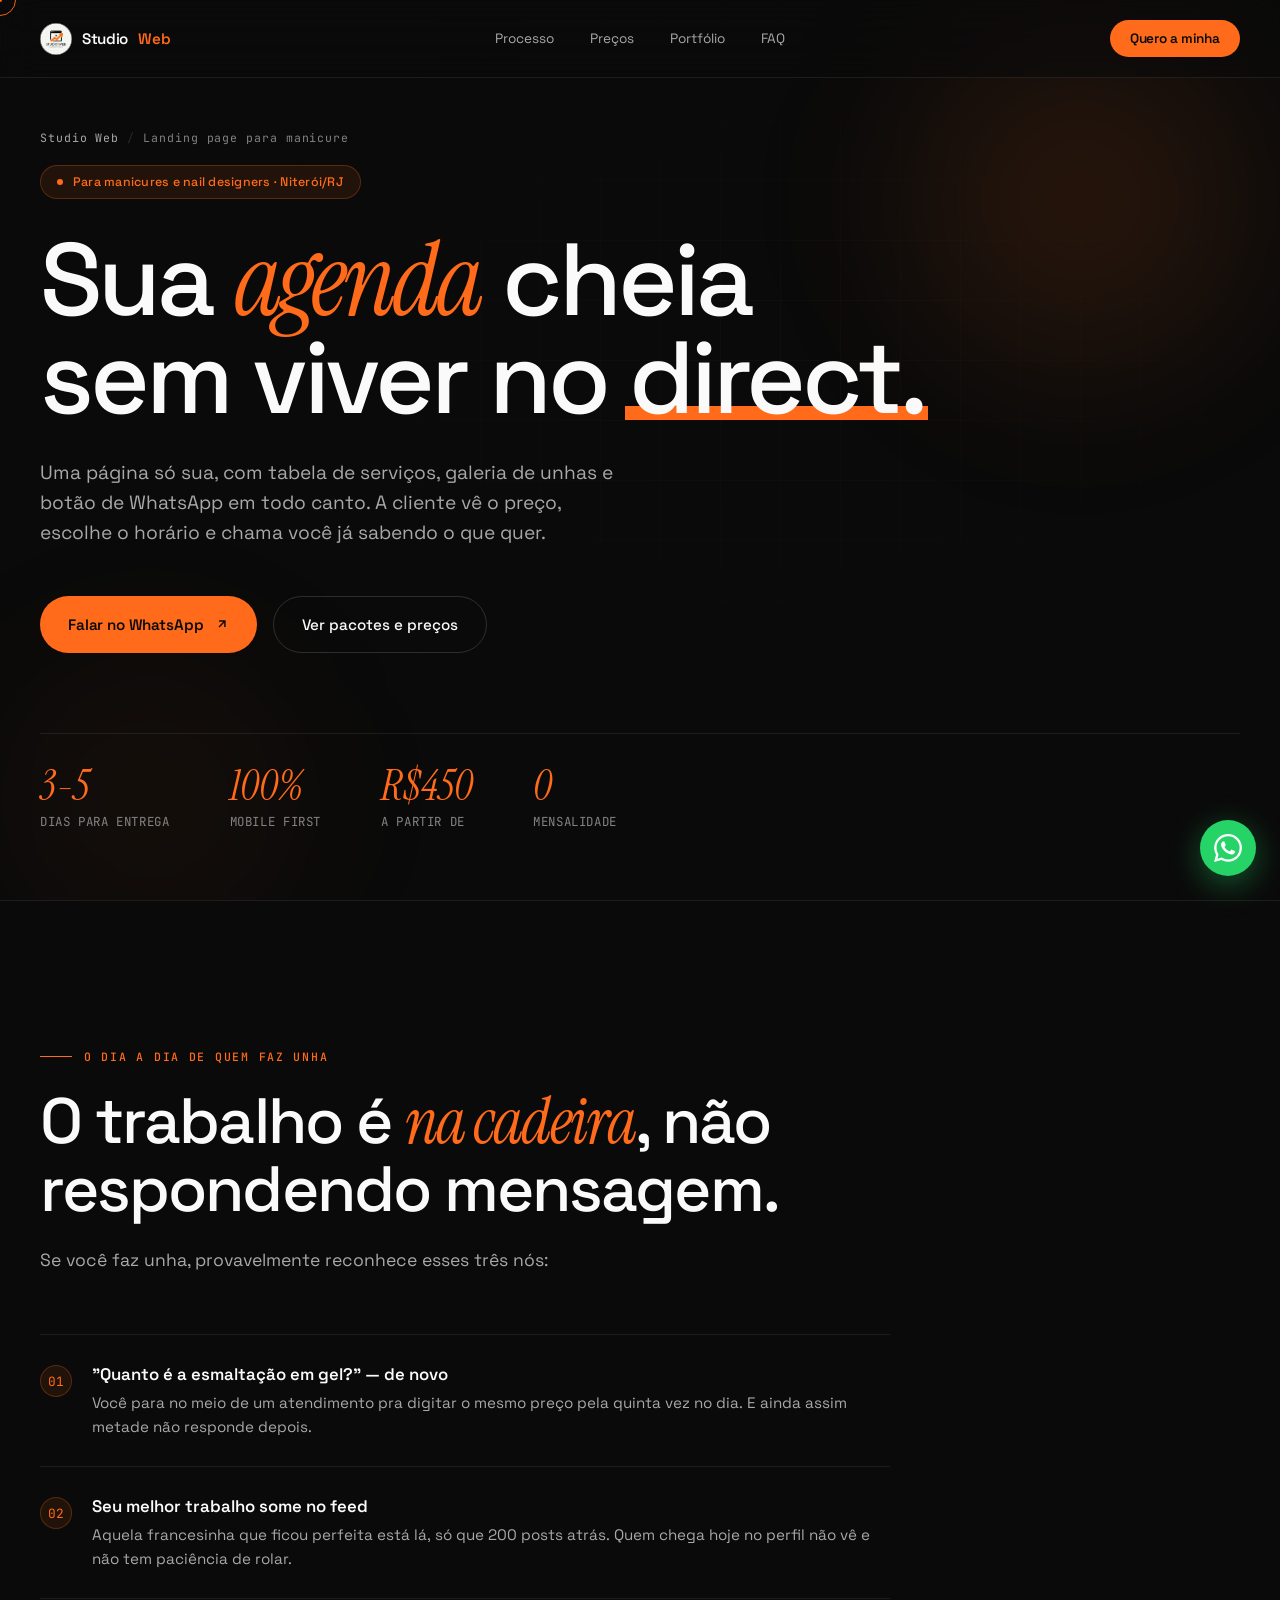
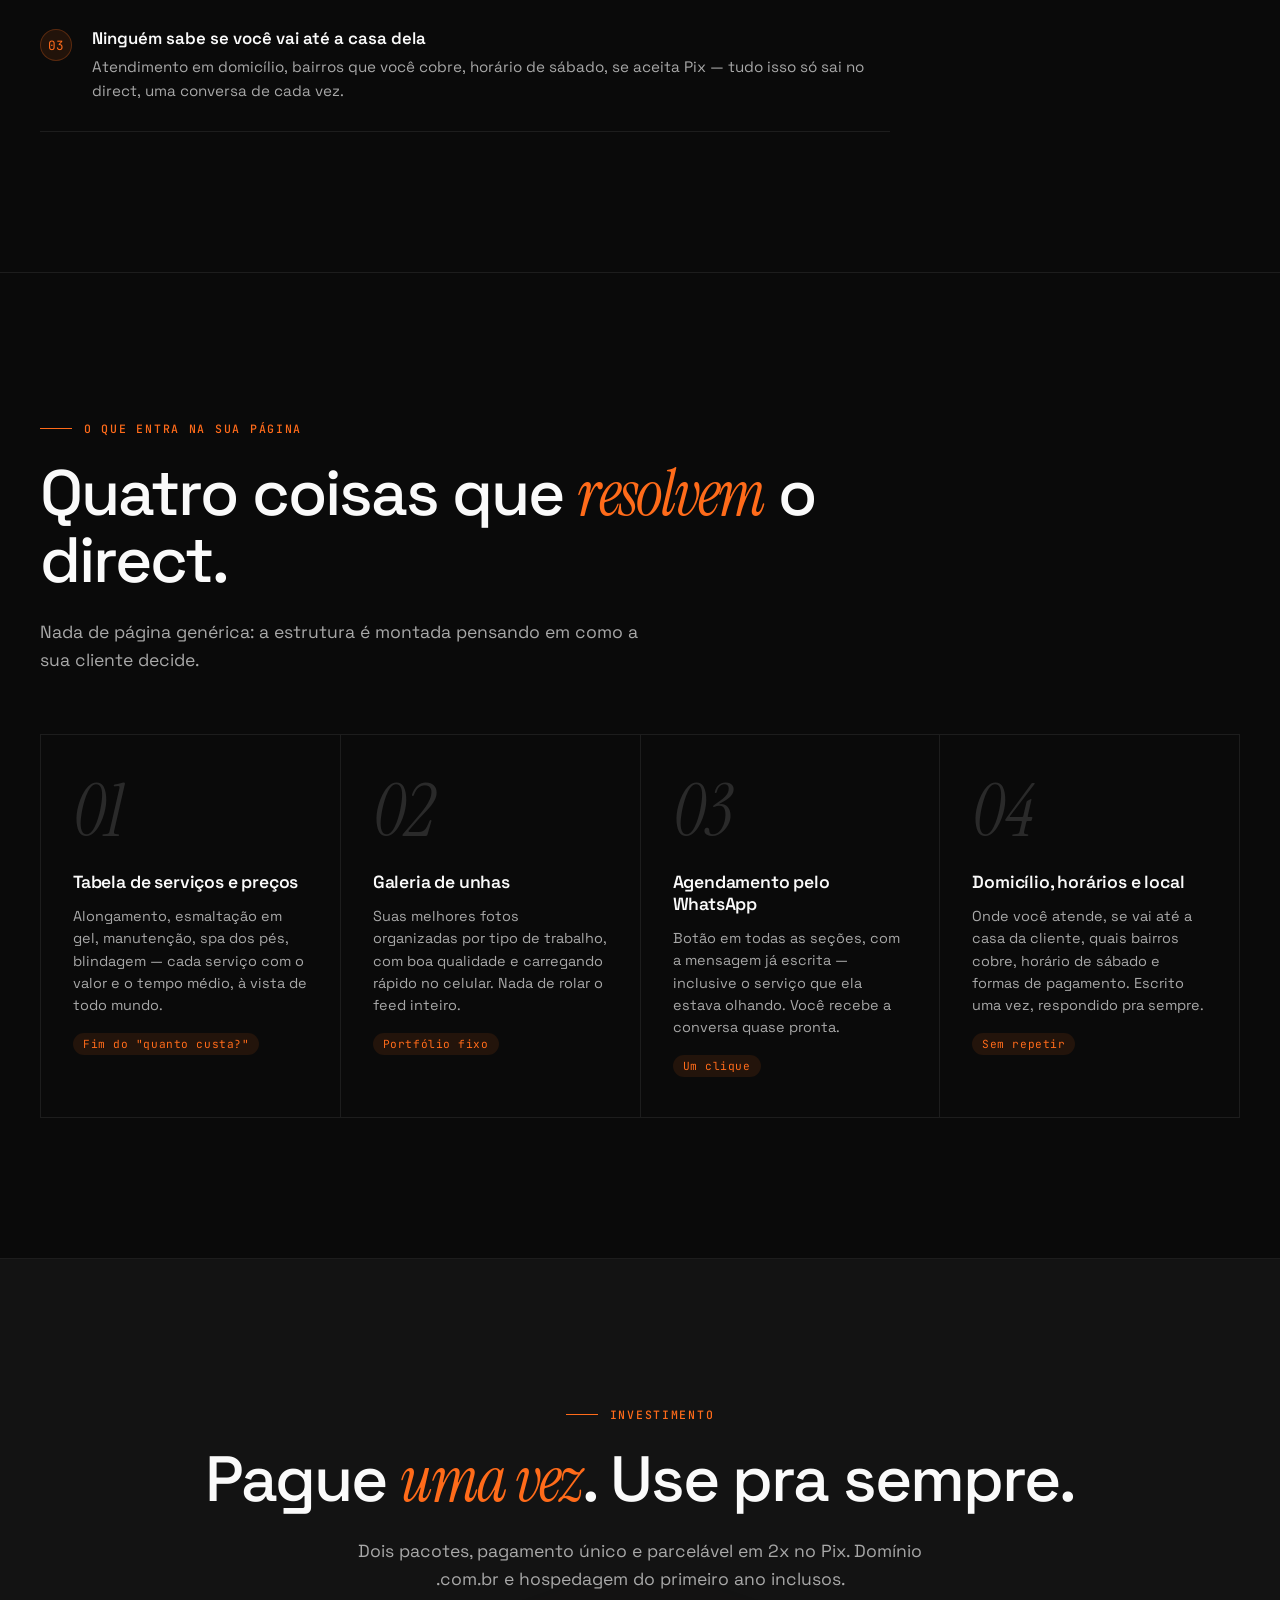
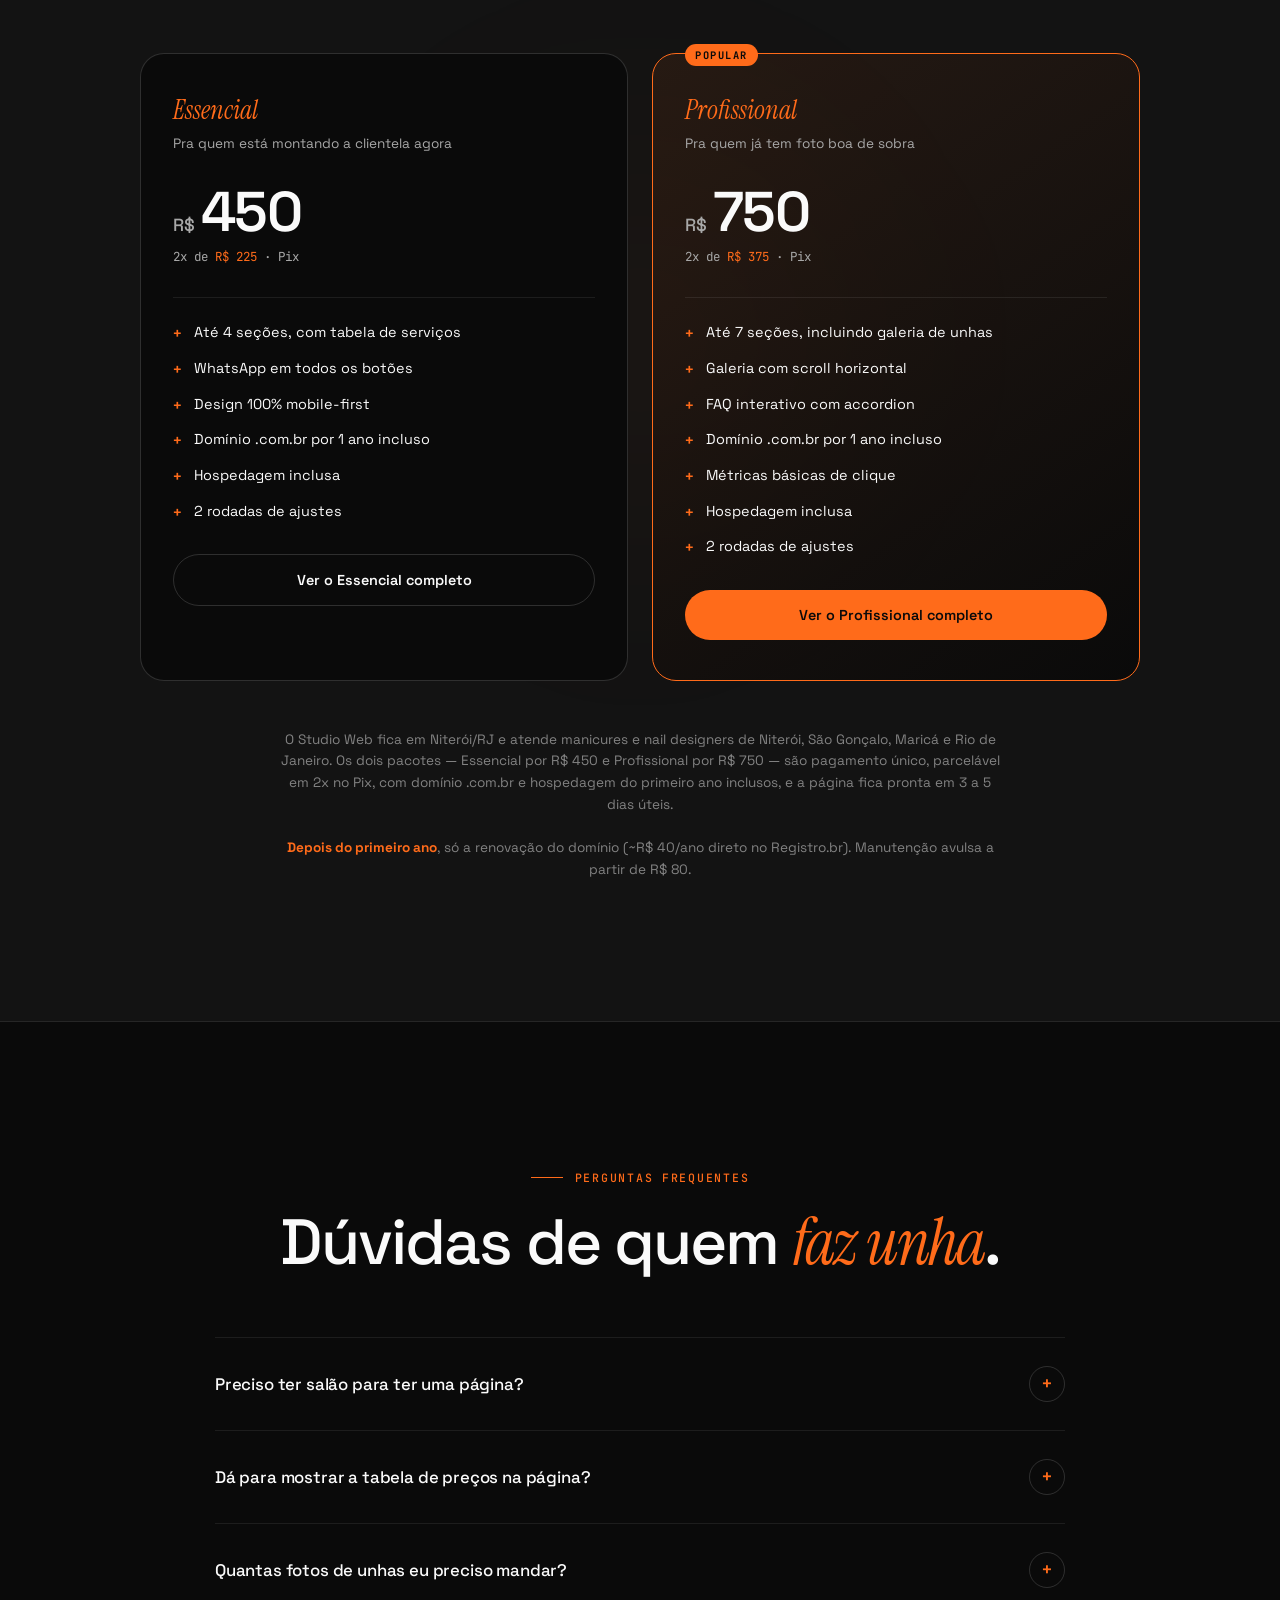
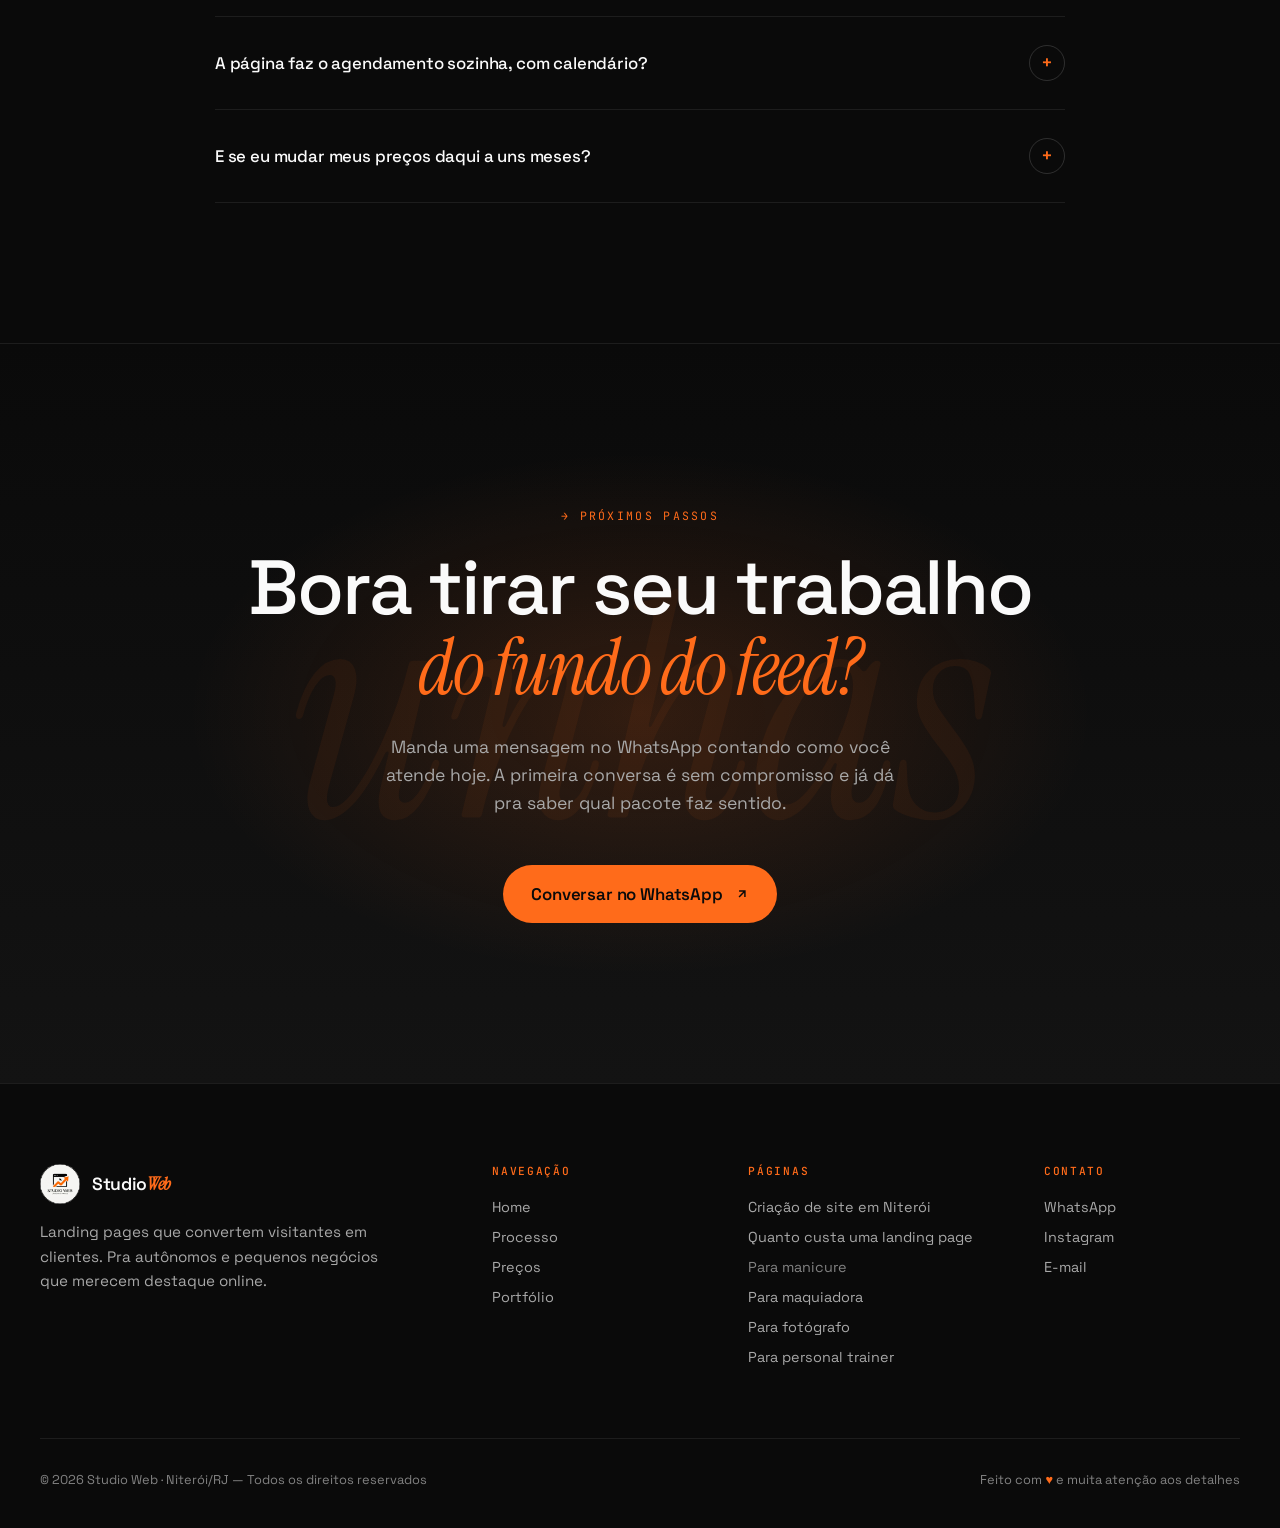
<file: landing-page-para-manicure/index.html>
<!DOCTYPE html>
<html lang="pt-BR">
<head>
<meta charset="UTF-8">
<meta name="viewport" content="width=device-width, initial-scale=1.0">

<!-- Marca que o JS está vivo. As animações de entrada (.reveal, .hero-title .word)
     e o cursor customizado só se aplicam sob html.js, então sem JS a página
     renderiza inteira e visível em vez de ficar em branco. -->
<script>document.documentElement.classList.add('js');</script>

<title>Landing page para manicure em Niterói — Studio Web</title>
<meta name="description" content="Página própria para manicure e nail designer: tabela de preços, galeria de unhas e agendamento direto no WhatsApp. No ar em 3 a 5 dias, a partir de R$ 450.">

<link rel="canonical" href="https://www.studiowebniteroi.com.br/landing-page-para-manicure/">
<meta name="robots" content="index, follow, max-image-preview:large, max-snippet:-1">
<meta name="author" content="Studio Web">
<meta name="theme-color" content="#0a0a0a">
<meta name="geo.region" content="BR-RJ">
<meta name="geo.placename" content="Niterói">

<!-- Open Graph -->
<meta property="og:type" content="website">
<meta property="og:url" content="https://www.studiowebniteroi.com.br/landing-page-para-manicure/">
<meta property="og:locale" content="pt_BR">
<meta property="og:site_name" content="Studio Web">
<meta property="og:title" content="Landing page para manicure — Studio Web">
<meta property="og:description" content="Página própria para manicure e nail designer: tabela de preços, galeria de unhas e agendamento direto no WhatsApp. A partir de R$ 450, pagamento único.">
<meta property="og:image" content="https://www.studiowebniteroi.com.br/logo.png">
<meta property="og:image:width" content="1092">
<meta property="og:image:height" content="1092">
<meta property="og:image:alt" content="Studio Web — landing pages para autônomos em Niterói">

<!-- Twitter Card -->
<meta name="twitter:card" content="summary_large_image">
<meta name="twitter:title" content="Landing page para manicure — Studio Web">
<meta name="twitter:description" content="Tabela de preços, galeria de unhas e agendamento no WhatsApp numa página só. A partir de R$ 450, sem mensalidade.">
<meta name="twitter:image" content="https://www.studiowebniteroi.com.br/logo.png">

<!-- Favicon -->
<link rel="icon" type="image/png" href="/logo.png">
<link rel="apple-touch-icon" href="/logo.png">

<link rel="preconnect" href="https://fonts.googleapis.com">
<link rel="preconnect" href="https://fonts.gstatic.com" crossorigin>
<!-- Fora do caminho crítico. media="print" faz o navegador baixar sem bloquear
     a renderização, e o onload promove pra all quando o CSS chega. Sem isso,
     nada de texto aparecia antes de duas viagens de rede (googleapis para o
     CSS, gstatic para os arquivos). O <noscript> cobre quem está sem JS. -->
<link rel="stylesheet" media="print" onload="this.media='all'" href="https://fonts.googleapis.com/css2?family=Space+Grotesk:wght@400;500;600;700&family=Instrument+Serif:ital@1&family=JetBrains+Mono:wght@400;500;700&display=swap">
<noscript><link rel="stylesheet" href="https://fonts.googleapis.com/css2?family=Space+Grotesk:wght@400;500;600;700&family=Instrument+Serif:ital@1&family=JetBrains+Mono:wght@400;500;700&display=swap"></noscript>
<link rel="stylesheet" href="/style.css">
</head>
<body>

<a href="#conteudo" class="skip-link">Pular para o conteúdo</a>

<div class="cursor" aria-hidden="true"></div>
<div class="cursor-dot" aria-hidden="true"></div>

<!-- WhatsApp FAB -->
<a href="https://wa.me/5521991088053?text=Olá!%20Sou%20manicure%20e%20quero%20uma%20landing%20page" target="_blank" rel="noopener" class="wa-fab" aria-label="WhatsApp">
  <svg viewBox="0 0 24 24" xmlns="http://www.w3.org/2000/svg"><path d="M17.472 14.382c-.297-.149-1.758-.867-2.03-.967-.273-.099-.471-.148-.67.15-.197.297-.767.966-.94 1.164-.173.199-.347.223-.644.075-.297-.15-1.255-.463-2.39-1.475-.883-.788-1.48-1.761-1.653-2.059-.173-.297-.018-.458.13-.606.134-.133.298-.347.446-.52.149-.174.198-.298.298-.497.099-.198.05-.371-.025-.52-.075-.149-.669-1.612-.916-2.207-.242-.579-.487-.5-.669-.51-.173-.008-.371-.01-.57-.01-.198 0-.52.074-.792.372-.272.297-1.04 1.016-1.04 2.479 0 1.462 1.065 2.875 1.213 3.074.149.198 2.096 3.2 5.077 4.487.709.306 1.262.489 1.694.625.712.227 1.36.195 1.871.118.571-.085 1.758-.719 2.006-1.413.248-.694.248-1.289.173-1.413-.074-.124-.272-.198-.57-.347m-5.421 7.403h-.004a9.87 9.87 0 01-5.031-1.378l-.361-.214-3.741.982.998-3.648-.235-.374a9.86 9.86 0 01-1.51-5.26c.001-5.45 4.436-9.884 9.888-9.884 2.64 0 5.122 1.03 6.988 2.898a9.825 9.825 0 012.893 6.994c-.003 5.45-4.437 9.884-9.885 9.884m8.413-18.297A11.815 11.815 0 0012.05 0C5.495 0 .16 5.335.157 11.892c0 2.096.547 4.142 1.588 5.945L.057 24l6.305-1.654a11.882 11.882 0 005.683 1.448h.005c6.554 0 11.89-5.335 11.893-11.893a11.821 11.821 0 00-3.48-8.413z"/></svg>
</a>

<!-- NAV -->
<header>
<nav id="nav" aria-label="Navegação principal">
  <a href="/" class="nav-logo">
    <img src="/logo.png" alt="Studio Web" width="32" height="32" decoding="async">
    <span>Studio</span><span>Web</span>
  </a>
  <div class="nav-links">
    <a href="/#processo">Processo</a>
    <a href="/#precos">Preços</a>
    <a href="/#portfolio">Portfólio</a>
    <a href="#faq">FAQ</a>
  </div>
  <a href="/#precos" class="nav-cta">Quero a minha</a>
  <button class="nav-burger" id="nav-burger" aria-label="Menu">
    <span></span>
    <span></span>
    <span></span>
  </button>
</nav>
</header>

<main id="conteudo">

<!-- HERO -->
<section class="hero" aria-labelledby="hero-titulo">
  <div class="hero-grid"></div>
  <div class="hero-glow"></div>
  <div class="hero-glow-2"></div>

  <nav class="crumbs" aria-label="Trilha de navegação">
    <a href="/">Studio Web</a><span aria-hidden="true">/</span>Landing page para manicure
  </nav>

  <div class="hero-tag">Para manicures e nail designers · Niterói/RJ</div>

  <h1 class="hero-title" id="hero-titulo">
    <span class="word" style="animation-delay: 0.4s">Sua</span>
    <span class="word" style="animation-delay: 0.5s"><em>agenda</em></span>
    <span class="word" style="animation-delay: 0.6s">cheia</span><br>
    <span class="word" style="animation-delay: 0.7s">sem</span>
    <span class="word" style="animation-delay: 0.8s">viver</span>
    <span class="word" style="animation-delay: 0.9s">no</span>
    <span class="word" style="animation-delay: 1s"><span class="accent">direct.</span></span>
  </h1>

  <p class="hero-sub">
    Uma página só sua, com tabela de serviços, galeria de unhas e botão de WhatsApp em todo canto. A cliente vê o preço, escolhe o horário e chama você já sabendo o que quer.
  </p>

  <div class="hero-actions">
    <a href="https://wa.me/5521991088053?text=Olá!%20Sou%20manicure%20e%20quero%20uma%20landing%20page" target="_blank" rel="noopener" class="btn-primary">
      Falar no WhatsApp
      <svg width="14" height="14" viewBox="0 0 24 24" fill="none" stroke="currentColor" stroke-width="2.5"><path d="M7 17L17 7M7 7h10v10"/></svg>
    </a>
    <a href="/#precos" class="btn-secondary">
      Ver pacotes e preços
    </a>
  </div>

  <div class="hero-stats">
    <div>
      <div class="stat-num">3-5</div>
      <div class="stat-label">Dias para entrega</div>
    </div>
    <div>
      <div class="stat-num">100%</div>
      <div class="stat-label">Mobile first</div>
    </div>
    <div>
      <div class="stat-num">R$450</div>
      <div class="stat-label">A partir de</div>
    </div>
    <div>
      <div class="stat-num">0</div>
      <div class="stat-label">Mensalidade</div>
    </div>
  </div>
</section>

<!-- DOR DO NICHO -->
<section class="problem section-padding" id="dor" aria-labelledby="dor-titulo">
  <div style="max-width: 850px;">
    <div class="section-tag reveal">O dia a dia de quem faz unha</div>
    <h2 class="section-title reveal" id="dor-titulo">O trabalho é <em>na cadeira</em>, não respondendo mensagem.</h2>
    <p class="section-sub reveal">Se você faz unha, provavelmente reconhece esses três nós:</p>

    <div class="problem-list reveal">
      <div class="problem-item">
        <div class="problem-icon">01</div>
        <div class="problem-text">
          <h3 class="problem-title">"Quanto é a esmaltação em gel?" — de novo</h3>
          <p>Você para no meio de um atendimento pra digitar o mesmo preço pela quinta vez no dia. E ainda assim metade não responde depois.</p>
        </div>
      </div>
      <div class="problem-item">
        <div class="problem-icon">02</div>
        <div class="problem-text">
          <h3 class="problem-title">Seu melhor trabalho some no feed</h3>
          <p>Aquela francesinha que ficou perfeita está lá, só que 200 posts atrás. Quem chega hoje no perfil não vê e não tem paciência de rolar.</p>
        </div>
      </div>
      <div class="problem-item">
        <div class="problem-icon">03</div>
        <div class="problem-text">
          <h3 class="problem-title">Ninguém sabe se você vai até a casa dela</h3>
          <p>Atendimento em domicílio, bairros que você cobre, horário de sábado, se aceita Pix — tudo isso só sai no direct, uma conversa de cada vez.</p>
        </div>
      </div>
    </div>
  </div>
</section>

<!-- O QUE A PÁGINA LEVA -->
<section class="processo section-padding" id="inclui" aria-labelledby="inclui-titulo">
  <div class="reveal">
    <div class="section-tag">O que entra na sua página</div>
    <h2 class="section-title" id="inclui-titulo">Quatro coisas que <em>resolvem</em> o direct.</h2>
    <p class="section-sub">Nada de página genérica: a estrutura é montada pensando em como a sua cliente decide.</p>
  </div>

  <div class="processo-grid reveal">
    <div class="proc-step">
      <div class="proc-num">01</div>
      <h3 class="proc-title">Tabela de serviços e preços</h3>
      <p class="proc-desc">Alongamento, esmaltação em gel, manutenção, spa dos pés, blindagem — cada serviço com o valor e o tempo médio, à vista de todo mundo.</p>
      <div class="proc-time">Fim do "quanto custa?"</div>
    </div>
    <div class="proc-step">
      <div class="proc-num">02</div>
      <h3 class="proc-title">Galeria de unhas</h3>
      <p class="proc-desc">Suas melhores fotos organizadas por tipo de trabalho, com boa qualidade e carregando rápido no celular. Nada de rolar o feed inteiro.</p>
      <div class="proc-time">Portfólio fixo</div>
    </div>
    <div class="proc-step">
      <div class="proc-num">03</div>
      <h3 class="proc-title">Agendamento pelo WhatsApp</h3>
      <p class="proc-desc">Botão em todas as seções, com a mensagem já escrita — inclusive o serviço que ela estava olhando. Você recebe a conversa quase pronta.</p>
      <div class="proc-time">Um clique</div>
    </div>
    <div class="proc-step">
      <div class="proc-num">04</div>
      <h3 class="proc-title">Domicílio, horários e local</h3>
      <p class="proc-desc">Onde você atende, se vai até a casa da cliente, quais bairros cobre, horário de sábado e formas de pagamento. Escrito uma vez, respondido pra sempre.</p>
      <div class="proc-time">Sem repetir</div>
    </div>
  </div>
</section>

<!-- PACOTES (resumo) -->
<section class="pricing section-padding" id="pacotes" aria-labelledby="pacotes-titulo">
  <div class="pricing-header reveal">
    <div class="section-tag" style="justify-content: center;">Investimento</div>
    <h2 class="section-title" id="pacotes-titulo" style="margin: 0 auto 24px;">Pague <em>uma vez</em>. Use pra sempre.</h2>
  </div>
  <p class="section-sub pricing-sub-center reveal">Dois pacotes, pagamento único e parcelável em 2x no Pix. Domínio .com.br e hospedagem do primeiro ano inclusos.</p>

  <div class="price-grid">
    <div class="price-card reveal">
      <div class="price-name">Essencial</div>
      <div class="price-tagline">Pra quem está montando a clientela agora</div>

      <div class="price-amount">
        <span class="price-currency">R$</span>
        <span class="price-value">450</span>
      </div>
      <div class="price-pix">2x de <span>R$ 225</span> · Pix</div>

      <div class="price-features">
        <div class="price-feature">Até 4 seções, com tabela de serviços</div>
        <div class="price-feature">WhatsApp em todos os botões</div>
        <div class="price-feature">Design 100% mobile-first</div>
        <div class="price-feature">Domínio .com.br por 1 ano incluso</div>
        <div class="price-feature">Hospedagem inclusa</div>
        <div class="price-feature">2 rodadas de ajustes</div>
      </div>

      <a href="/#precos" class="price-cta outline">Ver o Essencial completo</a>
    </div>

    <div class="price-card featured reveal">
      <div class="price-name">Profissional</div>
      <div class="price-tagline">Pra quem já tem foto boa de sobra</div>

      <div class="price-amount">
        <span class="price-currency">R$</span>
        <span class="price-value">750</span>
      </div>
      <div class="price-pix">2x de <span>R$ 375</span> · Pix</div>

      <div class="price-features">
        <div class="price-feature">Até 7 seções, incluindo galeria de unhas</div>
        <div class="price-feature">Galeria com scroll horizontal</div>
        <div class="price-feature">FAQ interativo com accordion</div>
        <div class="price-feature">Domínio .com.br por 1 ano incluso</div>
        <div class="price-feature">Métricas básicas de clique</div>
        <div class="price-feature">Hospedagem inclusa</div>
        <div class="price-feature">2 rodadas de ajustes</div>
      </div>

      <a href="/#precos" class="price-cta primary">Ver o Profissional completo</a>
    </div>
  </div>

  <p class="pricing-note reveal">
    O Studio Web fica em Niterói/RJ e atende manicures e nail designers de Niterói, São Gonçalo, Maricá e Rio de Janeiro. Os dois pacotes — Essencial por R$ 450 e Profissional por R$ 750 — são pagamento único, parcelável em 2x no Pix, com domínio .com.br e hospedagem do primeiro ano inclusos, e a página fica pronta em 3 a 5 dias úteis.
    <br><br>
    <strong>Depois do primeiro ano</strong>, só a renovação do domínio (~R$ 40/ano direto no Registro.br). Manutenção avulsa a partir de R$ 80.
  </p>
</section>

<!-- PROVA SOCIAL: sem depoimento, case ou número de clientes até existir
     trabalho publicado e autorizado. Quando houver, a seção entra aqui. -->

<!-- FAQ -->
<section class="faq section-padding" id="faq" aria-labelledby="faq-titulo">
  <div style="text-align: center;" class="reveal">
    <div class="section-tag" style="justify-content: center;">Perguntas frequentes</div>
    <h2 class="section-title" id="faq-titulo" style="margin: 0 auto;">Dúvidas de quem <em>faz unha</em>.</h2>
  </div>

  <div class="faq-list">
    <div class="faq-item">
      <button class="faq-q" id="faq-q-man-1" type="button" aria-expanded="false" aria-controls="faq-a-man-1">
        Preciso ter salão para ter uma página?
        <span class="faq-icon" aria-hidden="true">+</span>
      </button>
      <div class="faq-a" id="faq-a-man-1" role="region" aria-labelledby="faq-q-man-1">
        <div class="faq-a-inner">Não. A maior parte das manicures atende em casa, em espaço compartilhado ou em domicílio, e a página funciona igual — na verdade ajuda ainda mais, porque é onde você explica exatamente como e onde atende sem precisar contar de novo em cada conversa.</div>
      </div>
    </div>

    <div class="faq-item">
      <button class="faq-q" id="faq-q-man-2" type="button" aria-expanded="false" aria-controls="faq-a-man-2">
        Dá para mostrar a tabela de preços na página?
        <span class="faq-icon" aria-hidden="true">+</span>
      </button>
      <div class="faq-a" id="faq-a-man-2" role="region" aria-labelledby="faq-q-man-2">
        <div class="faq-a-inner">Dá, e é o que mais economiza o seu tempo. A tabela lista serviço, valor e duração média. Se você preferir não abrir o valor de algum serviço mais variável (alongamento, por exemplo), a gente coloca "sob consulta" e o botão de WhatsApp do lado.</div>
      </div>
    </div>

    <div class="faq-item">
      <button class="faq-q" id="faq-q-man-3" type="button" aria-expanded="false" aria-controls="faq-a-man-3">
        Quantas fotos de unhas eu preciso mandar?
        <span class="faq-icon" aria-hidden="true">+</span>
      </button>
      <div class="faq-a" id="faq-a-man-3" role="region" aria-labelledby="faq-q-man-3">
        <div class="faq-a-inner">De 8 a 12 já monta uma galeria bonita. Podem ser as mesmas do Instagram — eu trato e otimizo pra carregar rápido no celular. O importante é variar os tipos de trabalho: gel, francesinha, alongamento, decorada, pé. Assim a cliente encontra o que ela quer.</div>
      </div>
    </div>

    <div class="faq-item">
      <button class="faq-q" id="faq-q-man-4" type="button" aria-expanded="false" aria-controls="faq-a-man-4">
        A página faz o agendamento sozinha, com calendário?
        <span class="faq-icon" aria-hidden="true">+</span>
      </button>
      <div class="faq-a" id="faq-a-man-4" role="region" aria-labelledby="faq-q-man-4">
        <div class="faq-a-inner">O agendamento acontece no WhatsApp. A página mostra seus horários e leva a cliente pro seu número com a mensagem já escrita, incluindo o serviço que ela estava olhando. Sistema de calendário com reserva automática é outro tipo de projeto — se for isso que você quer, me chama que a gente conversa sobre o formato.</div>
      </div>
    </div>

    <div class="faq-item">
      <button class="faq-q" id="faq-q-man-5" type="button" aria-expanded="false" aria-controls="faq-a-man-5">
        E se eu mudar meus preços daqui a uns meses?
        <span class="faq-icon" aria-hidden="true">+</span>
      </button>
      <div class="faq-a" id="faq-a-man-5" role="region" aria-labelledby="faq-q-man-5">
        <div class="faq-a-inner">Manutenção é avulsa: R$ 80 para até 2 alterações simples (trocar valores é uma delas) ou R$ 150 para até 5 alterações ou 1 seção nova. Sem contrato e sem mensalidade — você paga só quando precisar mexer.</div>
      </div>
    </div>
  </div>
</section>

<!-- CTA FINAL -->
<section class="cta-final" aria-labelledby="cta-titulo">
  <div class="cta-bg-text">unhas</div>
  <div class="cta-final-content">
    <div class="cta-final-tag reveal">→ Próximos passos</div>
    <h2 class="cta-final-title reveal" id="cta-titulo">
      Bora tirar seu trabalho<br>
      <em>do fundo do feed?</em>
    </h2>
    <p class="cta-final-sub reveal">Manda uma mensagem no WhatsApp contando como você atende hoje. A primeira conversa é sem compromisso e já dá pra saber qual pacote faz sentido.</p>
    <a href="https://wa.me/5521991088053?text=Olá!%20Sou%20manicure%20e%20quero%20conversar%20sobre%20uma%20landing%20page" target="_blank" rel="noopener" class="btn-primary reveal" style="font-size: 1.05rem;">
      Conversar no WhatsApp
      <svg width="14" height="14" viewBox="0 0 24 24" fill="none" stroke="currentColor" stroke-width="2.5"><path d="M7 17L17 7M7 7h10v10"/></svg>
    </a>
  </div>
</section>

</main>

<!-- FOOTER -->
<footer>
  <div class="footer-grid">
    <div>
      <div class="footer-brand">
        <img src="/logo.png" alt="" width="40" height="40" loading="lazy" decoding="async">
        <span>Studio<em>Web</em></span>
      </div>
      <p class="footer-tagline">Landing pages que convertem visitantes em clientes. Pra autônomos e pequenos negócios que merecem destaque online.</p>
    </div>

    <div class="footer-col">
      <h3>Navegação</h3>
      <a href="/">Home</a>
      <a href="/#processo">Processo</a>
      <a href="/#precos">Preços</a>
      <a href="/#portfolio">Portfólio</a>
    </div>

    <div class="footer-col">
      <h3>Páginas</h3>
      <a href="/criacao-de-site-em-niteroi/">Criação de site em Niterói</a>
      <a href="/quanto-custa-uma-landing-page/">Quanto custa uma landing page</a>
      <span aria-current="page">Para manicure</span>
      <a href="/landing-page-para-maquiadora/">Para maquiadora</a>
      <a href="/landing-page-para-fotografo/">Para fotógrafo</a>
      <a href="/landing-page-para-personal-trainer/">Para personal trainer</a>
    </div>

    <div class="footer-col">
      <h3>Contato</h3>
      <a href="https://wa.me/5521991088053" target="_blank" rel="noopener">WhatsApp</a>
      <a href="https://www.instagram.com/studiowebnit/" target="_blank" rel="noopener">Instagram</a>
      <a href="mailto:studiowebniteroi@gmail.com">E-mail</a>
    </div>
  </div>

  <div class="footer-bottom">
    <div>© <span id="ano">2026</span> Studio Web · Niterói/RJ — Todos os direitos reservados</div>
    <div>Feito com <span style="color: var(--orange)">♥</span> e muita atenção aos detalhes</div>
  </div>
</footer>

<!-- Dados estruturados. O negócio não é redeclarado aqui: os nós apontam para
     o @id ".../#business" definido no index.html. -->
<script type="application/ld+json">
{
  "@context": "https://schema.org",
  "@graph": [
    {
      "@type": "WebPage",
      "@id": "https://www.studiowebniteroi.com.br/landing-page-para-manicure/#webpage",
      "url": "https://www.studiowebniteroi.com.br/landing-page-para-manicure/",
      "name": "Landing page para manicure em Niterói",
      "description": "Página própria para manicure e nail designer: tabela de preços, galeria de unhas e agendamento direto no WhatsApp. No ar em 3 a 5 dias, a partir de R$ 450.",
      "inLanguage": "pt-BR",
      "isPartOf": {
        "@id": "https://www.studiowebniteroi.com.br/#website"
      },
      "publisher": {
        "@id": "https://www.studiowebniteroi.com.br/#business"
      },
      "about": {
        "@id": "https://www.studiowebniteroi.com.br/landing-page-para-manicure/#service"
      },
      "primaryImageOfPage": "https://www.studiowebniteroi.com.br/logo.png"
    },
    {
      "@type": "Service",
      "@id": "https://www.studiowebniteroi.com.br/landing-page-para-manicure/#service",
      "name": "Criação de landing page para manicure",
      "serviceType": "Criação de landing page para manicure e nail designer",
      "description": "Landing page de página única para manicures e nail designers, com tabela de serviços e preços, galeria de unhas, informações de atendimento em domicílio e botões de agendamento pelo WhatsApp. Pagamento único, sem mensalidade, entrega em 3 a 5 dias úteis.",
      "url": "https://www.studiowebniteroi.com.br/landing-page-para-manicure/",
      "provider": {
        "@id": "https://www.studiowebniteroi.com.br/#business"
      },
      "areaServed": [
        { "@type": "City", "name": "Niterói" },
        { "@type": "City", "name": "São Gonçalo" },
        { "@type": "City", "name": "Maricá" },
        { "@type": "City", "name": "Rio de Janeiro" }
      ],
      "offers": [
        {
          "@type": "Offer",
          "name": "Essencial",
          "price": "450",
          "priceCurrency": "BRL",
          "description": "Landing page de até 4 seções com tabela de serviços, integração com WhatsApp em todos os botões, design mobile-first, domínio .com.br por 1 ano, hospedagem inclusa e 2 rodadas de ajustes.",
          "availability": "https://schema.org/InStock",
          "url": "https://www.studiowebniteroi.com.br/#precos"
        },
        {
          "@type": "Offer",
          "name": "Profissional",
          "price": "750",
          "priceCurrency": "BRL",
          "description": "Landing page de até 7 seções, incluindo galeria de unhas com scroll horizontal, FAQ interativo e métricas básicas de clique. Domínio .com.br por 1 ano, hospedagem inclusa e 2 rodadas de ajustes.",
          "availability": "https://schema.org/InStock",
          "url": "https://www.studiowebniteroi.com.br/#precos"
        }
      ]
    },
    {
      "@type": "BreadcrumbList",
      "@id": "https://www.studiowebniteroi.com.br/landing-page-para-manicure/#breadcrumb",
      "itemListElement": [
        {
          "@type": "ListItem",
          "position": 1,
          "name": "Studio Web",
          "item": "https://www.studiowebniteroi.com.br/"
        },
        {
          "@type": "ListItem",
          "position": 2,
          "name": "Landing page para manicure",
          "item": "https://www.studiowebniteroi.com.br/landing-page-para-manicure/"
        }
      ]
    },
    {
      "@type": "FAQPage",
      "@id": "https://www.studiowebniteroi.com.br/landing-page-para-manicure/#faq",
      "mainEntity": [
        {
          "@type": "Question",
          "name": "Preciso ter salão para ter uma página?",
          "acceptedAnswer": {
            "@type": "Answer",
            "text": "Não. A maior parte das manicures atende em casa, em espaço compartilhado ou em domicílio, e a página funciona igual — na verdade ajuda ainda mais, porque é onde você explica exatamente como e onde atende sem precisar contar de novo em cada conversa."
          }
        },
        {
          "@type": "Question",
          "name": "Dá para mostrar a tabela de preços na página?",
          "acceptedAnswer": {
            "@type": "Answer",
            "text": "Dá, e é o que mais economiza o seu tempo. A tabela lista serviço, valor e duração média. Se você preferir não abrir o valor de algum serviço mais variável (alongamento, por exemplo), a gente coloca \"sob consulta\" e o botão de WhatsApp do lado."
          }
        },
        {
          "@type": "Question",
          "name": "Quantas fotos de unhas eu preciso mandar?",
          "acceptedAnswer": {
            "@type": "Answer",
            "text": "De 8 a 12 já monta uma galeria bonita. Podem ser as mesmas do Instagram — eu trato e otimizo pra carregar rápido no celular. O importante é variar os tipos de trabalho: gel, francesinha, alongamento, decorada, pé. Assim a cliente encontra o que ela quer."
          }
        },
        {
          "@type": "Question",
          "name": "A página faz o agendamento sozinha, com calendário?",
          "acceptedAnswer": {
            "@type": "Answer",
            "text": "O agendamento acontece no WhatsApp. A página mostra seus horários e leva a cliente pro seu número com a mensagem já escrita, incluindo o serviço que ela estava olhando. Sistema de calendário com reserva automática é outro tipo de projeto — se for isso que você quer, me chama que a gente conversa sobre o formato."
          }
        },
        {
          "@type": "Question",
          "name": "E se eu mudar meus preços daqui a uns meses?",
          "acceptedAnswer": {
            "@type": "Answer",
            "text": "Manutenção é avulsa: R$ 80 para até 2 alterações simples (trocar valores é uma delas) ou R$ 150 para até 5 alterações ou 1 seção nova. Sem contrato e sem mensalidade — você paga só quando precisar mexer."
          }
        }
      ]
    }
  ]
}
</script>

<script src="/script.js"></script>
</body>
</html>
</file>
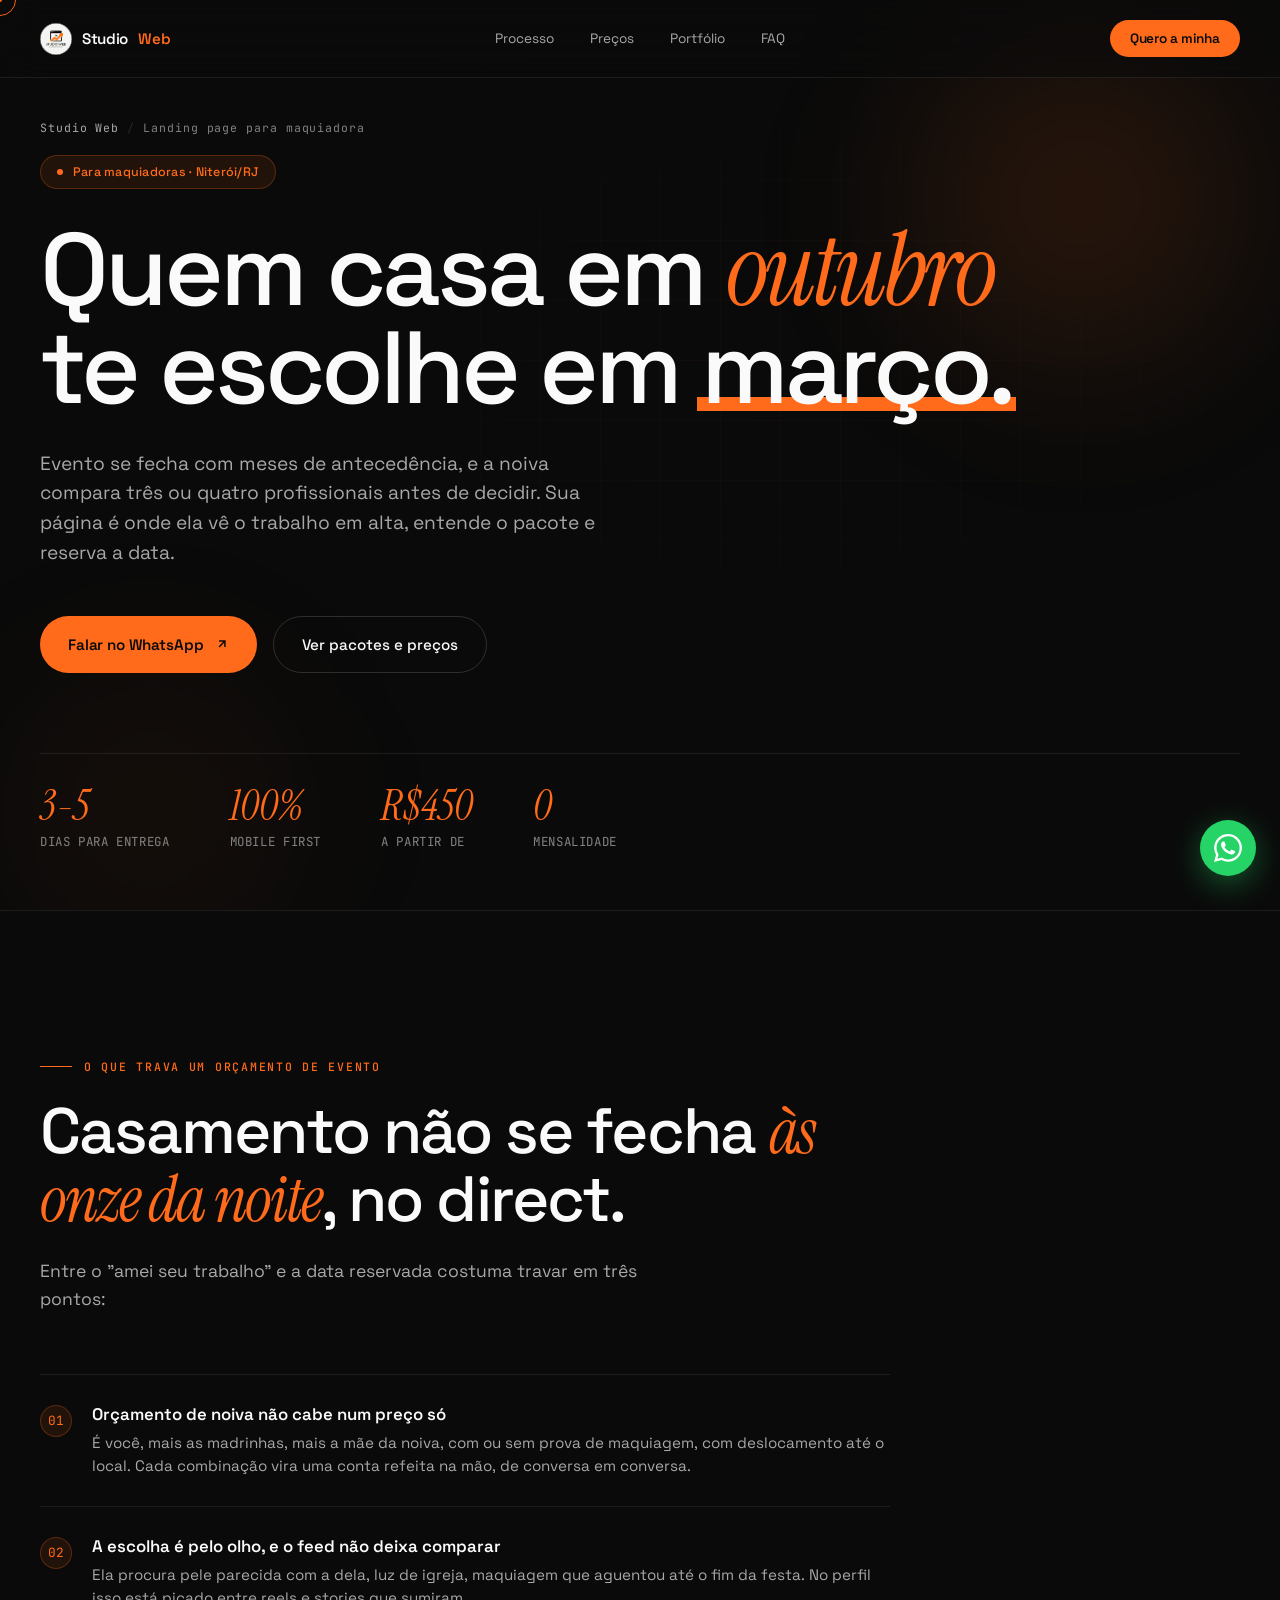
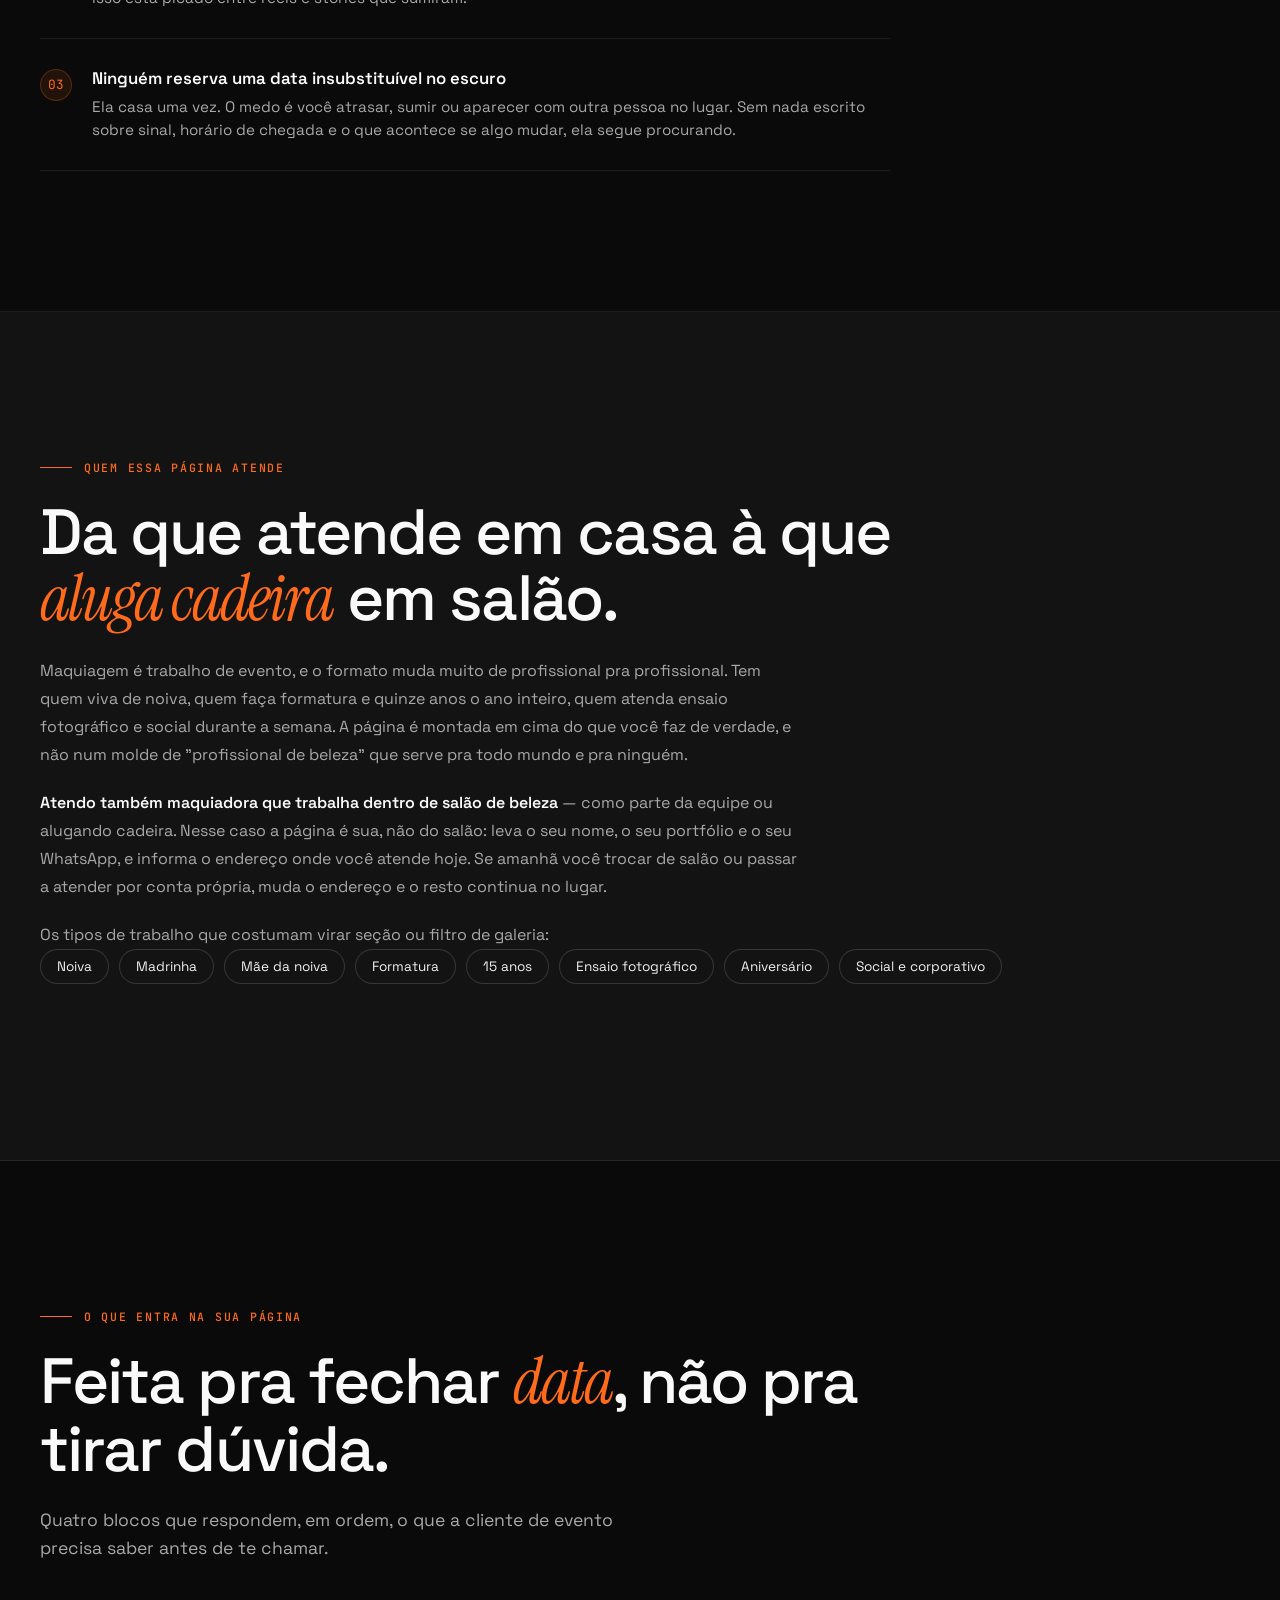
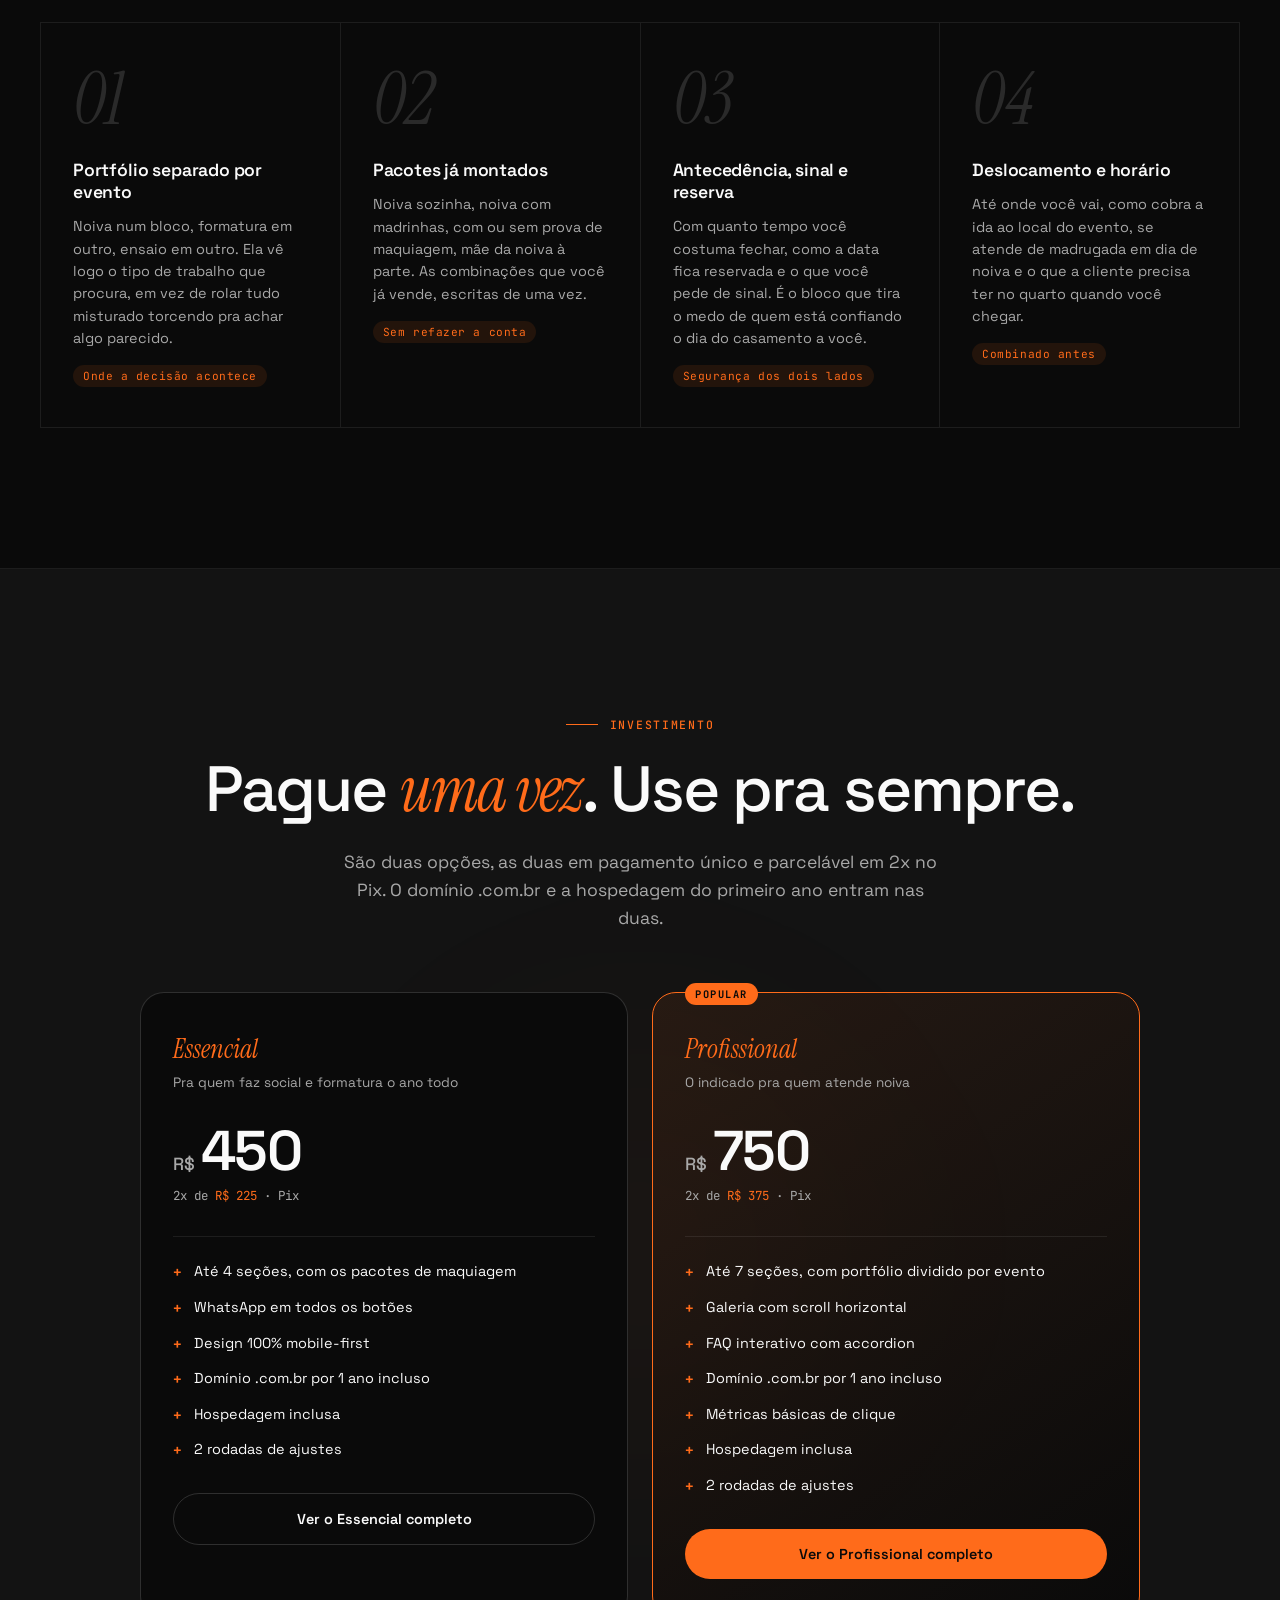
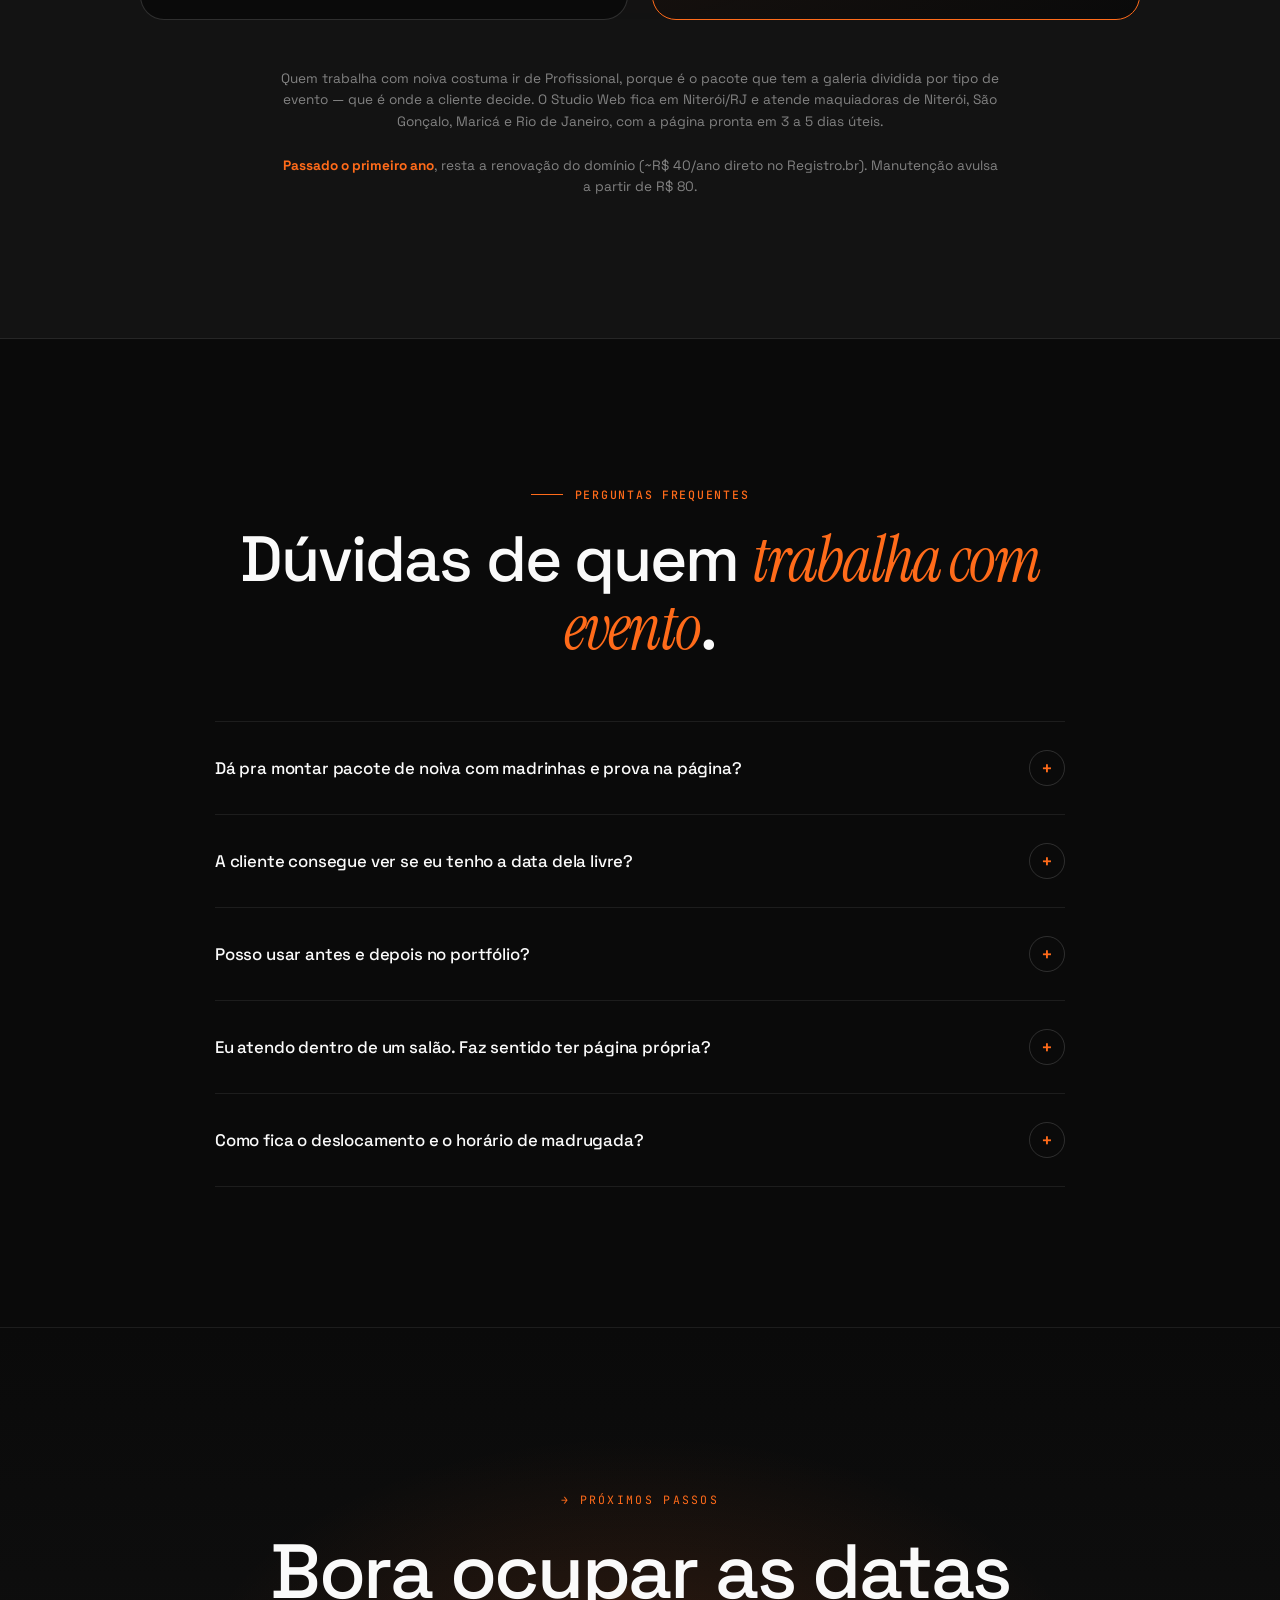
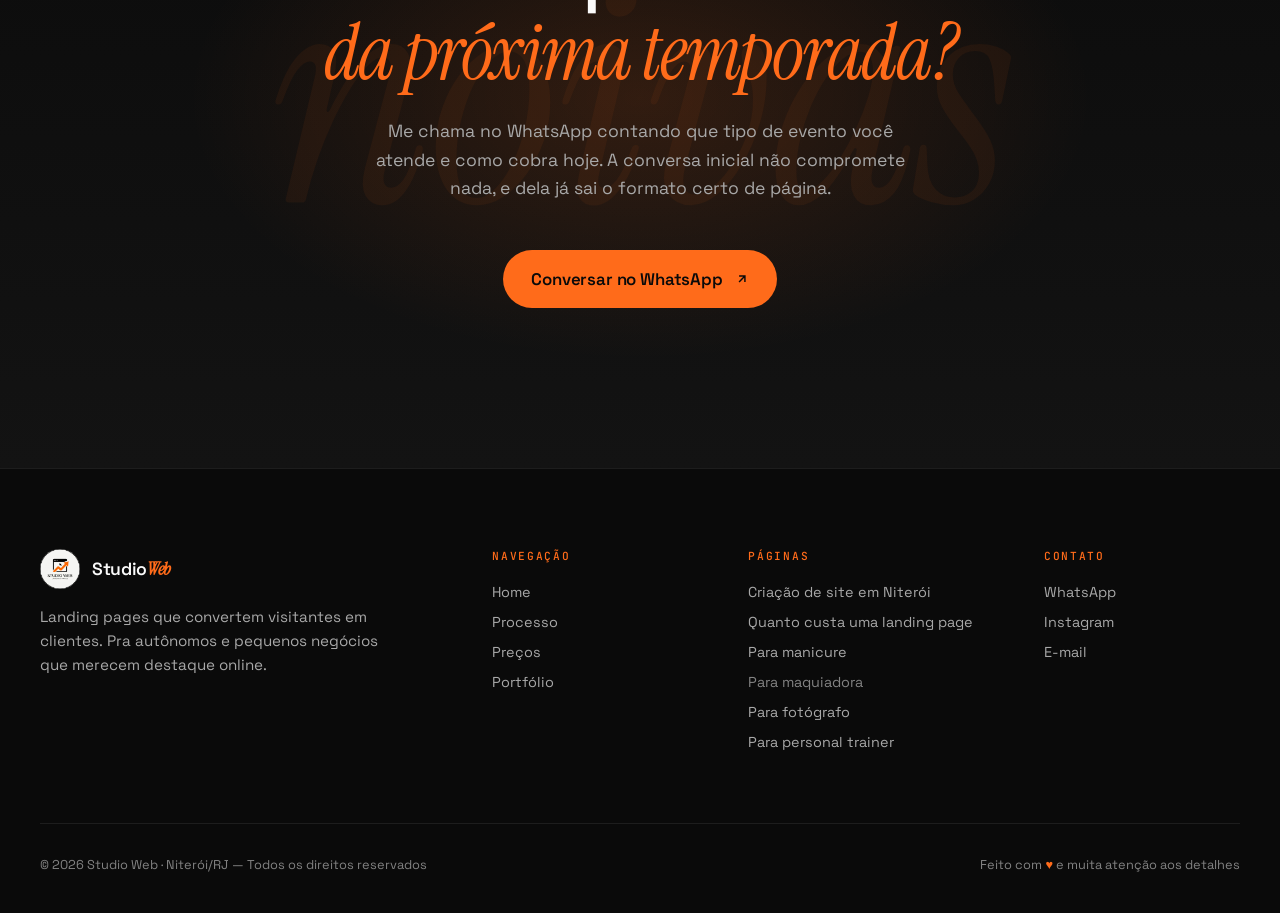
<file: landing-page-para-maquiadora/index.html>
<!DOCTYPE html>
<html lang="pt-BR">
<head>
<meta charset="UTF-8">
<meta name="viewport" content="width=device-width, initial-scale=1.0">

<!-- Marca que o JS está vivo. As animações de entrada (.reveal, .hero-title .word)
     e o cursor customizado só se aplicam sob html.js, então sem JS a página
     renderiza inteira e visível em vez de ficar em branco. -->
<script>document.documentElement.classList.add('js');</script>

<title>Landing page para maquiadora em Niterói — Studio Web</title>
<meta name="description" content="Página para maquiadora de noiva, formatura e ensaio: portfólio por tipo de evento, pacotes com madrinhas e prova, reserva de data pelo WhatsApp. A partir de R$ 450.">

<link rel="canonical" href="https://www.studiowebniteroi.com.br/landing-page-para-maquiadora/">
<meta name="robots" content="index, follow, max-image-preview:large, max-snippet:-1">
<meta name="author" content="Studio Web">
<meta name="theme-color" content="#0a0a0a">
<meta name="geo.region" content="BR-RJ">
<meta name="geo.placename" content="Niterói">

<!-- Open Graph -->
<meta property="og:type" content="website">
<meta property="og:url" content="https://www.studiowebniteroi.com.br/landing-page-para-maquiadora/">
<meta property="og:locale" content="pt_BR">
<meta property="og:site_name" content="Studio Web">
<meta property="og:title" content="Landing page para maquiadora — Studio Web">
<meta property="og:description" content="Portfólio por tipo de evento, pacotes de noiva com madrinhas e prova, reserva de data pelo WhatsApp. A partir de R$ 450, pagamento único.">
<meta property="og:image" content="https://www.studiowebniteroi.com.br/logo.png">
<meta property="og:image:width" content="1092">
<meta property="og:image:height" content="1092">
<meta property="og:image:alt" content="Studio Web — landing pages para autônomos em Niterói">

<!-- Twitter Card -->
<meta name="twitter:card" content="summary_large_image">
<meta name="twitter:title" content="Landing page para maquiadora — Studio Web">
<meta name="twitter:description" content="Portfólio por tipo de evento, pacotes de noiva e reserva de data pelo WhatsApp. A partir de R$ 450, sem mensalidade.">
<meta name="twitter:image" content="https://www.studiowebniteroi.com.br/logo.png">

<!-- Favicon -->
<link rel="icon" type="image/png" href="/logo.png">
<link rel="apple-touch-icon" href="/logo.png">

<link rel="preconnect" href="https://fonts.googleapis.com">
<link rel="preconnect" href="https://fonts.gstatic.com" crossorigin>
<!-- Fora do caminho crítico. media="print" faz o navegador baixar sem bloquear
     a renderização, e o onload promove pra all quando o CSS chega. Sem isso,
     nada de texto aparecia antes de duas viagens de rede (googleapis para o
     CSS, gstatic para os arquivos). O <noscript> cobre quem está sem JS. -->
<link rel="stylesheet" media="print" onload="this.media='all'" href="https://fonts.googleapis.com/css2?family=Space+Grotesk:wght@400;500;600;700&family=Instrument+Serif:ital@1&family=JetBrains+Mono:wght@400;500;700&display=swap">
<noscript><link rel="stylesheet" href="https://fonts.googleapis.com/css2?family=Space+Grotesk:wght@400;500;600;700&family=Instrument+Serif:ital@1&family=JetBrains+Mono:wght@400;500;700&display=swap"></noscript>
<link rel="stylesheet" href="/style.css">
</head>
<body>

<a href="#conteudo" class="skip-link">Pular para o conteúdo</a>

<div class="cursor" aria-hidden="true"></div>
<div class="cursor-dot" aria-hidden="true"></div>

<!-- WhatsApp FAB -->
<a href="https://wa.me/5521991088053?text=Olá!%20Sou%20maquiadora%20e%20quero%20uma%20landing%20page" target="_blank" rel="noopener" class="wa-fab" aria-label="WhatsApp">
  <svg viewBox="0 0 24 24" xmlns="http://www.w3.org/2000/svg"><path d="M17.472 14.382c-.297-.149-1.758-.867-2.03-.967-.273-.099-.471-.148-.67.15-.197.297-.767.966-.94 1.164-.173.199-.347.223-.644.075-.297-.15-1.255-.463-2.39-1.475-.883-.788-1.48-1.761-1.653-2.059-.173-.297-.018-.458.13-.606.134-.133.298-.347.446-.52.149-.174.198-.298.298-.497.099-.198.05-.371-.025-.52-.075-.149-.669-1.612-.916-2.207-.242-.579-.487-.5-.669-.51-.173-.008-.371-.01-.57-.01-.198 0-.52.074-.792.372-.272.297-1.04 1.016-1.04 2.479 0 1.462 1.065 2.875 1.213 3.074.149.198 2.096 3.2 5.077 4.487.709.306 1.262.489 1.694.625.712.227 1.36.195 1.871.118.571-.085 1.758-.719 2.006-1.413.248-.694.248-1.289.173-1.413-.074-.124-.272-.198-.57-.347m-5.421 7.403h-.004a9.87 9.87 0 01-5.031-1.378l-.361-.214-3.741.982.998-3.648-.235-.374a9.86 9.86 0 01-1.51-5.26c.001-5.45 4.436-9.884 9.888-9.884 2.64 0 5.122 1.03 6.988 2.898a9.825 9.825 0 012.893 6.994c-.003 5.45-4.437 9.884-9.885 9.884m8.413-18.297A11.815 11.815 0 0012.05 0C5.495 0 .16 5.335.157 11.892c0 2.096.547 4.142 1.588 5.945L.057 24l6.305-1.654a11.882 11.882 0 005.683 1.448h.005c6.554 0 11.89-5.335 11.893-11.893a11.821 11.821 0 00-3.48-8.413z"/></svg>
</a>

<!-- NAV -->
<header>
<nav id="nav" aria-label="Navegação principal">
  <a href="/" class="nav-logo">
    <img src="/logo.png" alt="Studio Web" width="32" height="32" decoding="async">
    <span>Studio</span><span>Web</span>
  </a>
  <div class="nav-links">
    <a href="/#processo">Processo</a>
    <a href="/#precos">Preços</a>
    <a href="/#portfolio">Portfólio</a>
    <a href="#faq">FAQ</a>
  </div>
  <a href="/#precos" class="nav-cta">Quero a minha</a>
  <button class="nav-burger" id="nav-burger" aria-label="Menu">
    <span></span>
    <span></span>
    <span></span>
  </button>
</nav>
</header>

<main id="conteudo">

<!-- HERO -->
<section class="hero" aria-labelledby="hero-titulo">
  <div class="hero-grid"></div>
  <div class="hero-glow"></div>
  <div class="hero-glow-2"></div>

  <nav class="crumbs" aria-label="Trilha de navegação">
    <a href="/">Studio Web</a><span aria-hidden="true">/</span>Landing page para maquiadora
  </nav>

  <div class="hero-tag">Para maquiadoras · Niterói/RJ</div>

  <h1 class="hero-title" id="hero-titulo">
    <span class="word" style="animation-delay: 0.4s">Quem</span>
    <span class="word" style="animation-delay: 0.5s">casa</span>
    <span class="word" style="animation-delay: 0.6s">em</span>
    <span class="word" style="animation-delay: 0.7s"><em>outubro</em></span><br>
    <span class="word" style="animation-delay: 0.8s">te</span>
    <span class="word" style="animation-delay: 0.9s">escolhe</span>
    <span class="word" style="animation-delay: 1s">em</span>
    <span class="word" style="animation-delay: 1.1s"><span class="accent">março.</span></span>
  </h1>

  <p class="hero-sub">
    Evento se fecha com meses de antecedência, e a noiva compara três ou quatro profissionais antes de decidir. Sua página é onde ela vê o trabalho em alta, entende o pacote e reserva a data.
  </p>

  <div class="hero-actions">
    <a href="https://wa.me/5521991088053?text=Olá!%20Sou%20maquiadora%20e%20quero%20uma%20landing%20page" target="_blank" rel="noopener" class="btn-primary">
      Falar no WhatsApp
      <svg width="14" height="14" viewBox="0 0 24 24" fill="none" stroke="currentColor" stroke-width="2.5"><path d="M7 17L17 7M7 7h10v10"/></svg>
    </a>
    <a href="/#precos" class="btn-secondary">
      Ver pacotes e preços
    </a>
  </div>

  <div class="hero-stats">
    <div>
      <div class="stat-num">3-5</div>
      <div class="stat-label">Dias para entrega</div>
    </div>
    <div>
      <div class="stat-num">100%</div>
      <div class="stat-label">Mobile first</div>
    </div>
    <div>
      <div class="stat-num">R$450</div>
      <div class="stat-label">A partir de</div>
    </div>
    <div>
      <div class="stat-num">0</div>
      <div class="stat-label">Mensalidade</div>
    </div>
  </div>
</section>

<!-- DOR DO NICHO -->
<section class="problem section-padding" id="dor" aria-labelledby="dor-titulo">
  <div style="max-width: 850px;">
    <div class="section-tag reveal">O que trava um orçamento de evento</div>
    <h2 class="section-title reveal" id="dor-titulo">Casamento não se fecha <em>às onze da noite</em>, no direct.</h2>
    <p class="section-sub reveal">Entre o "amei seu trabalho" e a data reservada costuma travar em três pontos:</p>

    <div class="problem-list reveal">
      <div class="problem-item">
        <div class="problem-icon">01</div>
        <div class="problem-text">
          <h3 class="problem-title">Orçamento de noiva não cabe num preço só</h3>
          <p>É você, mais as madrinhas, mais a mãe da noiva, com ou sem prova de maquiagem, com deslocamento até o local. Cada combinação vira uma conta refeita na mão, de conversa em conversa.</p>
        </div>
      </div>
      <div class="problem-item">
        <div class="problem-icon">02</div>
        <div class="problem-text">
          <h3 class="problem-title">A escolha é pelo olho, e o feed não deixa comparar</h3>
          <p>Ela procura pele parecida com a dela, luz de igreja, maquiagem que aguentou até o fim da festa. No perfil isso está picado entre reels e stories que sumiram.</p>
        </div>
      </div>
      <div class="problem-item">
        <div class="problem-icon">03</div>
        <div class="problem-text">
          <h3 class="problem-title">Ninguém reserva uma data insubstituível no escuro</h3>
          <p>Ela casa uma vez. O medo é você atrasar, sumir ou aparecer com outra pessoa no lugar. Sem nada escrito sobre sinal, horário de chegada e o que acontece se algo mudar, ela segue procurando.</p>
        </div>
      </div>
    </div>
  </div>
</section>

<!-- QUEM ESSA PÁGINA ATENDE -->
<section class="doc-section alt section-padding" id="quem" aria-labelledby="quem-titulo">
  <div class="reveal">
    <div class="section-tag">Quem essa página atende</div>
    <h2 class="section-title" id="quem-titulo">Da que atende em casa à que <em>aluga cadeira</em> em salão.</h2>
  </div>

  <div class="prose reveal">
    <p>Maquiagem é trabalho de evento, e o formato muda muito de profissional pra profissional. Tem quem viva de noiva, quem faça formatura e quinze anos o ano inteiro, quem atenda ensaio fotográfico e social durante a semana. A página é montada em cima do que você faz de verdade, e não num molde de "profissional de beleza" que serve pra todo mundo e pra ninguém.</p>

    <p><strong>Atendo também maquiadora que trabalha dentro de salão de beleza</strong> — como parte da equipe ou alugando cadeira. Nesse caso a página é sua, não do salão: leva o seu nome, o seu portfólio e o seu WhatsApp, e informa o endereço onde você atende hoje. Se amanhã você trocar de salão ou passar a atender por conta própria, muda o endereço e o resto continua no lugar.</p>

    <p>Os tipos de trabalho que costumam virar seção ou filtro de galeria:</p>
  </div>

  <ul class="chip-list reveal">
    <li class="chip">Noiva</li>
    <li class="chip">Madrinha</li>
    <li class="chip">Mãe da noiva</li>
    <li class="chip">Formatura</li>
    <li class="chip">15 anos</li>
    <li class="chip">Ensaio fotográfico</li>
    <li class="chip">Aniversário</li>
    <li class="chip">Social e corporativo</li>
  </ul>
</section>

<!-- O QUE A PÁGINA LEVA -->
<section class="processo section-padding" id="inclui" aria-labelledby="inclui-titulo">
  <div class="reveal">
    <div class="section-tag">O que entra na sua página</div>
    <h2 class="section-title" id="inclui-titulo">Feita pra fechar <em>data</em>, não pra tirar dúvida.</h2>
    <p class="section-sub">Quatro blocos que respondem, em ordem, o que a cliente de evento precisa saber antes de te chamar.</p>
  </div>

  <div class="processo-grid reveal">
    <div class="proc-step">
      <div class="proc-num">01</div>
      <h3 class="proc-title">Portfólio separado por evento</h3>
      <p class="proc-desc">Noiva num bloco, formatura em outro, ensaio em outro. Ela vê logo o tipo de trabalho que procura, em vez de rolar tudo misturado torcendo pra achar algo parecido.</p>
      <div class="proc-time">Onde a decisão acontece</div>
    </div>
    <div class="proc-step">
      <div class="proc-num">02</div>
      <h3 class="proc-title">Pacotes já montados</h3>
      <p class="proc-desc">Noiva sozinha, noiva com madrinhas, com ou sem prova de maquiagem, mãe da noiva à parte. As combinações que você já vende, escritas de uma vez.</p>
      <div class="proc-time">Sem refazer a conta</div>
    </div>
    <div class="proc-step">
      <div class="proc-num">03</div>
      <h3 class="proc-title">Antecedência, sinal e reserva</h3>
      <p class="proc-desc">Com quanto tempo você costuma fechar, como a data fica reservada e o que você pede de sinal. É o bloco que tira o medo de quem está confiando o dia do casamento a você.</p>
      <div class="proc-time">Segurança dos dois lados</div>
    </div>
    <div class="proc-step">
      <div class="proc-num">04</div>
      <h3 class="proc-title">Deslocamento e horário</h3>
      <p class="proc-desc">Até onde você vai, como cobra a ida ao local do evento, se atende de madrugada em dia de noiva e o que a cliente precisa ter no quarto quando você chegar.</p>
      <div class="proc-time">Combinado antes</div>
    </div>
  </div>
</section>

<!-- PACOTES (resumo) -->
<section class="pricing section-padding" id="pacotes" aria-labelledby="pacotes-titulo">
  <div class="pricing-header reveal">
    <div class="section-tag" style="justify-content: center;">Investimento</div>
    <h2 class="section-title" id="pacotes-titulo" style="margin: 0 auto 24px;">Pague <em>uma vez</em>. Use pra sempre.</h2>
  </div>
  <p class="section-sub pricing-sub-center reveal">São duas opções, as duas em pagamento único e parcelável em 2x no Pix. O domínio .com.br e a hospedagem do primeiro ano entram nas duas.</p>

  <div class="price-grid">
    <div class="price-card reveal">
      <div class="price-name">Essencial</div>
      <div class="price-tagline">Pra quem faz social e formatura o ano todo</div>

      <div class="price-amount">
        <span class="price-currency">R$</span>
        <span class="price-value">450</span>
      </div>
      <div class="price-pix">2x de <span>R$ 225</span> · Pix</div>

      <div class="price-features">
        <div class="price-feature">Até 4 seções, com os pacotes de maquiagem</div>
        <div class="price-feature">WhatsApp em todos os botões</div>
        <div class="price-feature">Design 100% mobile-first</div>
        <div class="price-feature">Domínio .com.br por 1 ano incluso</div>
        <div class="price-feature">Hospedagem inclusa</div>
        <div class="price-feature">2 rodadas de ajustes</div>
      </div>

      <a href="/#precos" class="price-cta outline">Ver o Essencial completo</a>
    </div>

    <div class="price-card featured reveal">
      <div class="price-name">Profissional</div>
      <div class="price-tagline">O indicado pra quem atende noiva</div>

      <div class="price-amount">
        <span class="price-currency">R$</span>
        <span class="price-value">750</span>
      </div>
      <div class="price-pix">2x de <span>R$ 375</span> · Pix</div>

      <div class="price-features">
        <div class="price-feature">Até 7 seções, com portfólio dividido por evento</div>
        <div class="price-feature">Galeria com scroll horizontal</div>
        <div class="price-feature">FAQ interativo com accordion</div>
        <div class="price-feature">Domínio .com.br por 1 ano incluso</div>
        <div class="price-feature">Métricas básicas de clique</div>
        <div class="price-feature">Hospedagem inclusa</div>
        <div class="price-feature">2 rodadas de ajustes</div>
      </div>

      <a href="/#precos" class="price-cta primary">Ver o Profissional completo</a>
    </div>
  </div>

  <p class="pricing-note reveal">
    Quem trabalha com noiva costuma ir de Profissional, porque é o pacote que tem a galeria dividida por tipo de evento — que é onde a cliente decide. O Studio Web fica em Niterói/RJ e atende maquiadoras de Niterói, São Gonçalo, Maricá e Rio de Janeiro, com a página pronta em 3 a 5 dias úteis.
    <br><br>
    <strong>Passado o primeiro ano</strong>, resta a renovação do domínio (~R$ 40/ano direto no Registro.br). Manutenção avulsa a partir de R$ 80.
  </p>
</section>

<!-- PROVA SOCIAL: nenhum depoimento de noiva, nome de cliente, número de
     eventos atendidos ou nota de avaliação até existir trabalho publicado e
     autorizado. É a seção mais tentadora de inventar nesta página — quando
     houver material real e autorização de imagem, ela entra aqui. -->

<!-- FAQ -->
<section class="faq section-padding" id="faq" aria-labelledby="faq-titulo">
  <div style="text-align: center;" class="reveal">
    <div class="section-tag" style="justify-content: center;">Perguntas frequentes</div>
    <h2 class="section-title" id="faq-titulo" style="margin: 0 auto;">Dúvidas de quem <em>trabalha com evento</em>.</h2>
  </div>

  <div class="faq-list">
    <div class="faq-item">
      <button class="faq-q" id="faq-q-maq-1" type="button" aria-expanded="false" aria-controls="faq-a-maq-1">
        Dá pra montar pacote de noiva com madrinhas e prova na página?
        <span class="faq-icon" aria-hidden="true">+</span>
      </button>
      <div class="faq-a" id="faq-a-maq-1" role="region" aria-labelledby="faq-q-maq-1">
        <div class="faq-a-inner">Dá, e é o bloco que mais poupa conversa. A gente escreve as combinações que você já vende — noiva sozinha, noiva com duas ou três madrinhas, prova de maquiagem inclusa ou cobrada à parte, mãe da noiva como adicional. Se o valor final depende do número de pessoas e da distância, o pacote fica com "a partir de" e um botão que já abre o WhatsApp perguntando data e local.</div>
      </div>
    </div>

    <div class="faq-item">
      <button class="faq-q" id="faq-q-maq-2" type="button" aria-expanded="false" aria-controls="faq-a-maq-2">
        A cliente consegue ver se eu tenho a data dela livre?
        <span class="faq-icon" aria-hidden="true">+</span>
      </button>
      <div class="faq-a" id="faq-a-maq-2" role="region" aria-labelledby="faq-q-maq-2">
        <div class="faq-a-inner">Agenda ao vivo, não — isso é sistema de reserva, outro tipo de projeto. O que a página faz é explicar com quanto tempo você costuma fechar e como a data fica reservada, e mandar a cliente pro WhatsApp com a mensagem já perguntando a data. Você responde uma vez, sobre o dia dela, em vez de explicar o processo inteiro de novo.</div>
      </div>
    </div>

    <div class="faq-item">
      <button class="faq-q" id="faq-q-maq-3" type="button" aria-expanded="false" aria-controls="faq-a-maq-3">
        Posso usar antes e depois no portfólio?
        <span class="faq-icon" aria-hidden="true">+</span>
      </button>
      <div class="faq-a" id="faq-a-maq-3" role="region" aria-labelledby="faq-q-maq-3">
        <div class="faq-a-inner">Pode — em maquiagem o antes e depois mostra técnica, não promessa de resultado, e é o que a cliente mais procura. Duas coisas importam: ter autorização de imagem de quem aparece, principalmente de noiva, e variar os tons de pele e os tipos de olho. Quem não se vê no portfólio assume que você não atende o rosto dela.</div>
      </div>
    </div>

    <div class="faq-item">
      <button class="faq-q" id="faq-q-maq-4" type="button" aria-expanded="false" aria-controls="faq-a-maq-4">
        Eu atendo dentro de um salão. Faz sentido ter página própria?
        <span class="faq-icon" aria-hidden="true">+</span>
      </button>
      <div class="faq-a" id="faq-a-maq-4" role="region" aria-labelledby="faq-q-maq-4">
        <div class="faq-a-inner">Faz, e é justamente quem mais ganha com isso. Trabalhando na equipe ou alugando cadeira, quem procura no Google acha o salão, não você. Com página própria a cliente chega pelo seu nome, vê o seu portfólio e fala no seu WhatsApp — e o endereço do salão aparece como o local onde você atende. Trocou de salão, troca o endereço: o resto é seu e continua de pé.</div>
      </div>
    </div>

    <div class="faq-item">
      <button class="faq-q" id="faq-q-maq-5" type="button" aria-expanded="false" aria-controls="faq-a-maq-5">
        Como fica o deslocamento e o horário de madrugada?
        <span class="faq-icon" aria-hidden="true">+</span>
      </button>
      <div class="faq-a" id="faq-a-maq-5" role="region" aria-labelledby="faq-q-maq-5">
        <div class="faq-a-inner">Do jeito que você já cobra — a página só escreve isso onde a cliente lê antes de perguntar. Costuma entrar até que distância você vai sem taxa, como funciona fora dessa área, se tem valor diferente pra sair de madrugada e o que você precisa encontrar no local: tomada perto, uma cadeira, luz de janela quando der.</div>
      </div>
    </div>
  </div>
</section>

<!-- CTA FINAL -->
<section class="cta-final" aria-labelledby="cta-titulo">
  <div class="cta-bg-text">noivas</div>
  <div class="cta-final-content">
    <div class="cta-final-tag reveal">→ Próximos passos</div>
    <h2 class="cta-final-title reveal" id="cta-titulo">
      Bora ocupar as datas<br>
      <em>da próxima temporada?</em>
    </h2>
    <p class="cta-final-sub reveal">Me chama no WhatsApp contando que tipo de evento você atende e como cobra hoje. A conversa inicial não compromete nada, e dela já sai o formato certo de página.</p>
    <a href="https://wa.me/5521991088053?text=Olá!%20Sou%20maquiadora%20e%20quero%20conversar%20sobre%20uma%20landing%20page" target="_blank" rel="noopener" class="btn-primary reveal" style="font-size: 1.05rem;">
      Conversar no WhatsApp
      <svg width="14" height="14" viewBox="0 0 24 24" fill="none" stroke="currentColor" stroke-width="2.5"><path d="M7 17L17 7M7 7h10v10"/></svg>
    </a>
  </div>
</section>

</main>

<!-- FOOTER -->
<footer>
  <div class="footer-grid">
    <div>
      <div class="footer-brand">
        <img src="/logo.png" alt="" width="40" height="40" loading="lazy" decoding="async">
        <span>Studio<em>Web</em></span>
      </div>
      <p class="footer-tagline">Landing pages que convertem visitantes em clientes. Pra autônomos e pequenos negócios que merecem destaque online.</p>
    </div>

    <div class="footer-col">
      <h3>Navegação</h3>
      <a href="/">Home</a>
      <a href="/#processo">Processo</a>
      <a href="/#precos">Preços</a>
      <a href="/#portfolio">Portfólio</a>
    </div>

    <div class="footer-col">
      <h3>Páginas</h3>
      <a href="/criacao-de-site-em-niteroi/">Criação de site em Niterói</a>
      <a href="/quanto-custa-uma-landing-page/">Quanto custa uma landing page</a>
      <a href="/landing-page-para-manicure/">Para manicure</a>
      <span aria-current="page">Para maquiadora</span>
      <a href="/landing-page-para-fotografo/">Para fotógrafo</a>
      <a href="/landing-page-para-personal-trainer/">Para personal trainer</a>
    </div>

    <div class="footer-col">
      <h3>Contato</h3>
      <a href="https://wa.me/5521991088053" target="_blank" rel="noopener">WhatsApp</a>
      <a href="https://www.instagram.com/studiowebnit/" target="_blank" rel="noopener">Instagram</a>
      <a href="mailto:studiowebniteroi@gmail.com">E-mail</a>
    </div>
  </div>

  <div class="footer-bottom">
    <div>© <span id="ano">2026</span> Studio Web · Niterói/RJ — Todos os direitos reservados</div>
    <div>Feito com <span style="color: var(--orange)">♥</span> e muita atenção aos detalhes</div>
  </div>
</footer>

<!-- Dados estruturados. O negócio não é redeclarado aqui: os nós apontam para
     o @id ".../#business" definido no index.html. -->
<script type="application/ld+json">
{
  "@context": "https://schema.org",
  "@graph": [
    {
      "@type": "WebPage",
      "@id": "https://www.studiowebniteroi.com.br/landing-page-para-maquiadora/#webpage",
      "url": "https://www.studiowebniteroi.com.br/landing-page-para-maquiadora/",
      "name": "Landing page para maquiadora em Niterói",
      "description": "Página para maquiadora de noiva, formatura e ensaio: portfólio por tipo de evento, pacotes com madrinhas e prova, reserva de data pelo WhatsApp. A partir de R$ 450.",
      "inLanguage": "pt-BR",
      "isPartOf": {
        "@id": "https://www.studiowebniteroi.com.br/#website"
      },
      "publisher": {
        "@id": "https://www.studiowebniteroi.com.br/#business"
      },
      "about": {
        "@id": "https://www.studiowebniteroi.com.br/landing-page-para-maquiadora/#service"
      },
      "primaryImageOfPage": "https://www.studiowebniteroi.com.br/logo.png"
    },
    {
      "@type": "Service",
      "@id": "https://www.studiowebniteroi.com.br/landing-page-para-maquiadora/#service",
      "name": "Criação de landing page para maquiadora",
      "serviceType": "Criação de landing page para maquiadora de noiva e eventos",
      "description": "Landing page de página única para maquiadoras que atendem noiva, formatura, 15 anos, ensaio fotográfico e social, incluindo maquiadoras que trabalham dentro de salão de beleza. Traz portfólio separado por tipo de evento, pacotes com madrinhas e prova de maquiagem, regras de antecedência, sinal e deslocamento, e botões de reserva pelo WhatsApp. Pagamento único, sem mensalidade, entrega em 3 a 5 dias úteis.",
      "url": "https://www.studiowebniteroi.com.br/landing-page-para-maquiadora/",
      "provider": {
        "@id": "https://www.studiowebniteroi.com.br/#business"
      },
      "areaServed": [
        { "@type": "City", "name": "Niterói" },
        { "@type": "City", "name": "São Gonçalo" },
        { "@type": "City", "name": "Maricá" },
        { "@type": "City", "name": "Rio de Janeiro" }
      ],
      "offers": [
        {
          "@type": "Offer",
          "name": "Essencial",
          "price": "450",
          "priceCurrency": "BRL",
          "description": "Landing page de até 4 seções com os pacotes de maquiagem, integração com WhatsApp em todos os botões, design mobile-first, domínio .com.br por 1 ano, hospedagem inclusa e 2 rodadas de ajustes.",
          "availability": "https://schema.org/InStock",
          "url": "https://www.studiowebniteroi.com.br/#precos"
        },
        {
          "@type": "Offer",
          "name": "Profissional",
          "price": "750",
          "priceCurrency": "BRL",
          "description": "Landing page de até 7 seções, com portfólio dividido por tipo de evento em galeria com scroll horizontal, FAQ interativo e métricas básicas de clique. Domínio .com.br por 1 ano, hospedagem inclusa e 2 rodadas de ajustes.",
          "availability": "https://schema.org/InStock",
          "url": "https://www.studiowebniteroi.com.br/#precos"
        }
      ]
    },
    {
      "@type": "BreadcrumbList",
      "@id": "https://www.studiowebniteroi.com.br/landing-page-para-maquiadora/#breadcrumb",
      "itemListElement": [
        {
          "@type": "ListItem",
          "position": 1,
          "name": "Studio Web",
          "item": "https://www.studiowebniteroi.com.br/"
        },
        {
          "@type": "ListItem",
          "position": 2,
          "name": "Landing page para maquiadora",
          "item": "https://www.studiowebniteroi.com.br/landing-page-para-maquiadora/"
        }
      ]
    },
    {
      "@type": "FAQPage",
      "@id": "https://www.studiowebniteroi.com.br/landing-page-para-maquiadora/#faq",
      "mainEntity": [
        {
          "@type": "Question",
          "name": "Dá pra montar pacote de noiva com madrinhas e prova na página?",
          "acceptedAnswer": {
            "@type": "Answer",
            "text": "Dá, e é o bloco que mais poupa conversa. A gente escreve as combinações que você já vende — noiva sozinha, noiva com duas ou três madrinhas, prova de maquiagem inclusa ou cobrada à parte, mãe da noiva como adicional. Se o valor final depende do número de pessoas e da distância, o pacote fica com \"a partir de\" e um botão que já abre o WhatsApp perguntando data e local."
          }
        },
        {
          "@type": "Question",
          "name": "A cliente consegue ver se eu tenho a data dela livre?",
          "acceptedAnswer": {
            "@type": "Answer",
            "text": "Agenda ao vivo, não — isso é sistema de reserva, outro tipo de projeto. O que a página faz é explicar com quanto tempo você costuma fechar e como a data fica reservada, e mandar a cliente pro WhatsApp com a mensagem já perguntando a data. Você responde uma vez, sobre o dia dela, em vez de explicar o processo inteiro de novo."
          }
        },
        {
          "@type": "Question",
          "name": "Posso usar antes e depois no portfólio?",
          "acceptedAnswer": {
            "@type": "Answer",
            "text": "Pode — em maquiagem o antes e depois mostra técnica, não promessa de resultado, e é o que a cliente mais procura. Duas coisas importam: ter autorização de imagem de quem aparece, principalmente de noiva, e variar os tons de pele e os tipos de olho. Quem não se vê no portfólio assume que você não atende o rosto dela."
          }
        },
        {
          "@type": "Question",
          "name": "Eu atendo dentro de um salão. Faz sentido ter página própria?",
          "acceptedAnswer": {
            "@type": "Answer",
            "text": "Faz, e é justamente quem mais ganha com isso. Trabalhando na equipe ou alugando cadeira, quem procura no Google acha o salão, não você. Com página própria a cliente chega pelo seu nome, vê o seu portfólio e fala no seu WhatsApp — e o endereço do salão aparece como o local onde você atende. Trocou de salão, troca o endereço: o resto é seu e continua de pé."
          }
        },
        {
          "@type": "Question",
          "name": "Como fica o deslocamento e o horário de madrugada?",
          "acceptedAnswer": {
            "@type": "Answer",
            "text": "Do jeito que você já cobra — a página só escreve isso onde a cliente lê antes de perguntar. Costuma entrar até que distância você vai sem taxa, como funciona fora dessa área, se tem valor diferente pra sair de madrugada e o que você precisa encontrar no local: tomada perto, uma cadeira, luz de janela quando der."
          }
        }
      ]
    }
  ]
}
</script>

<script src="/script.js"></script>
</body>
</html>
</file>
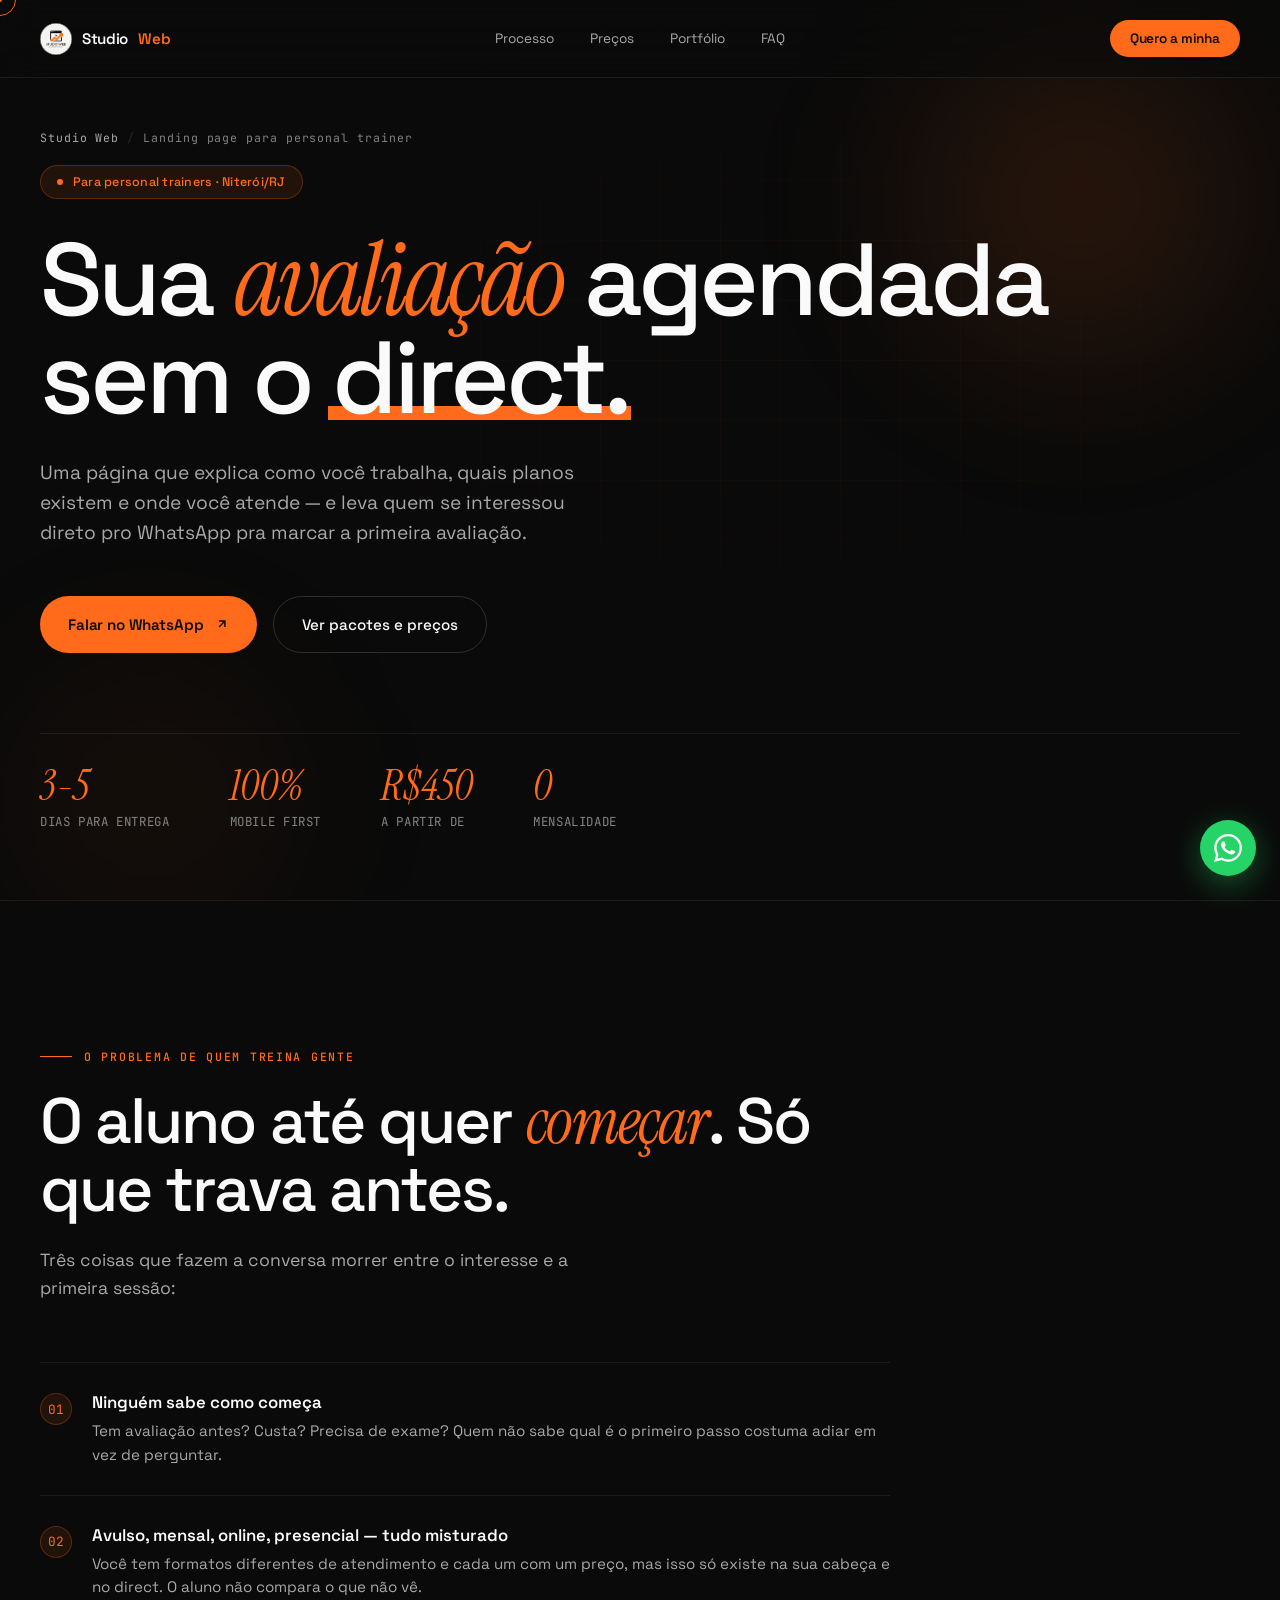
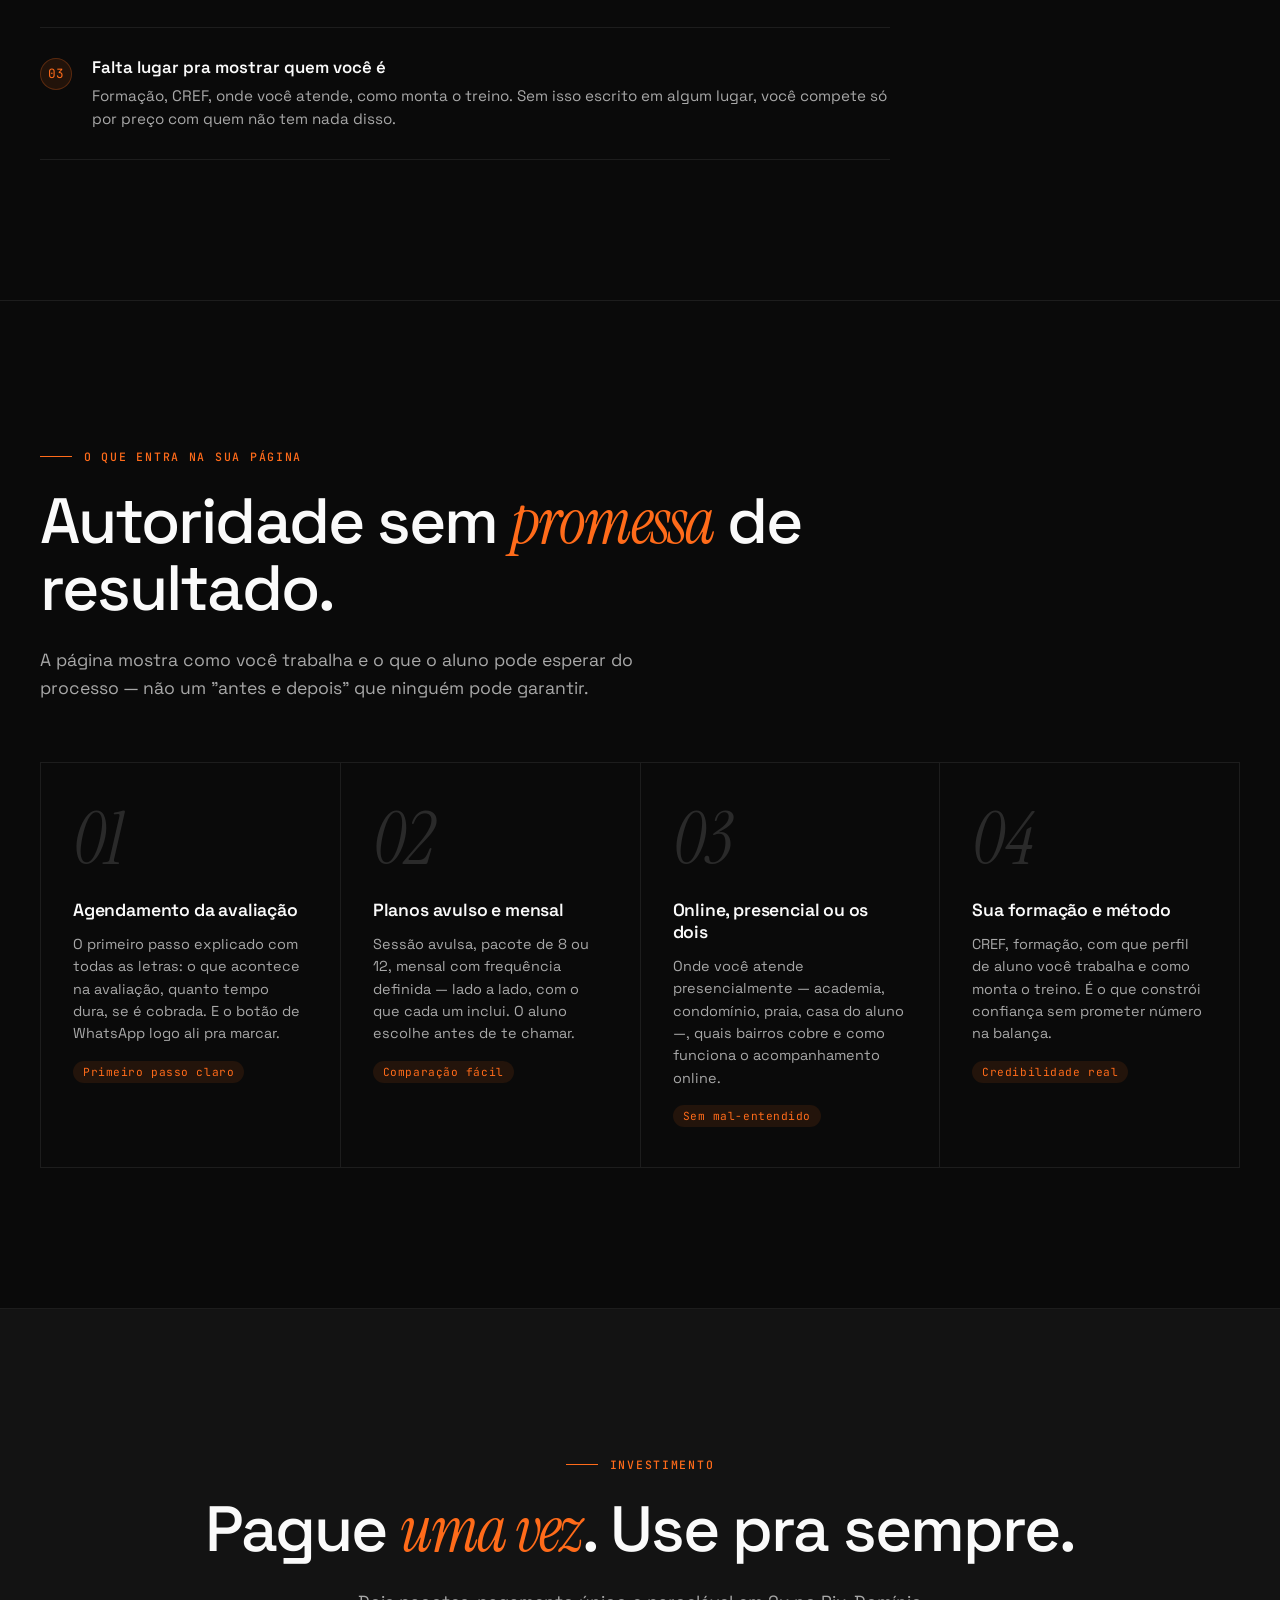
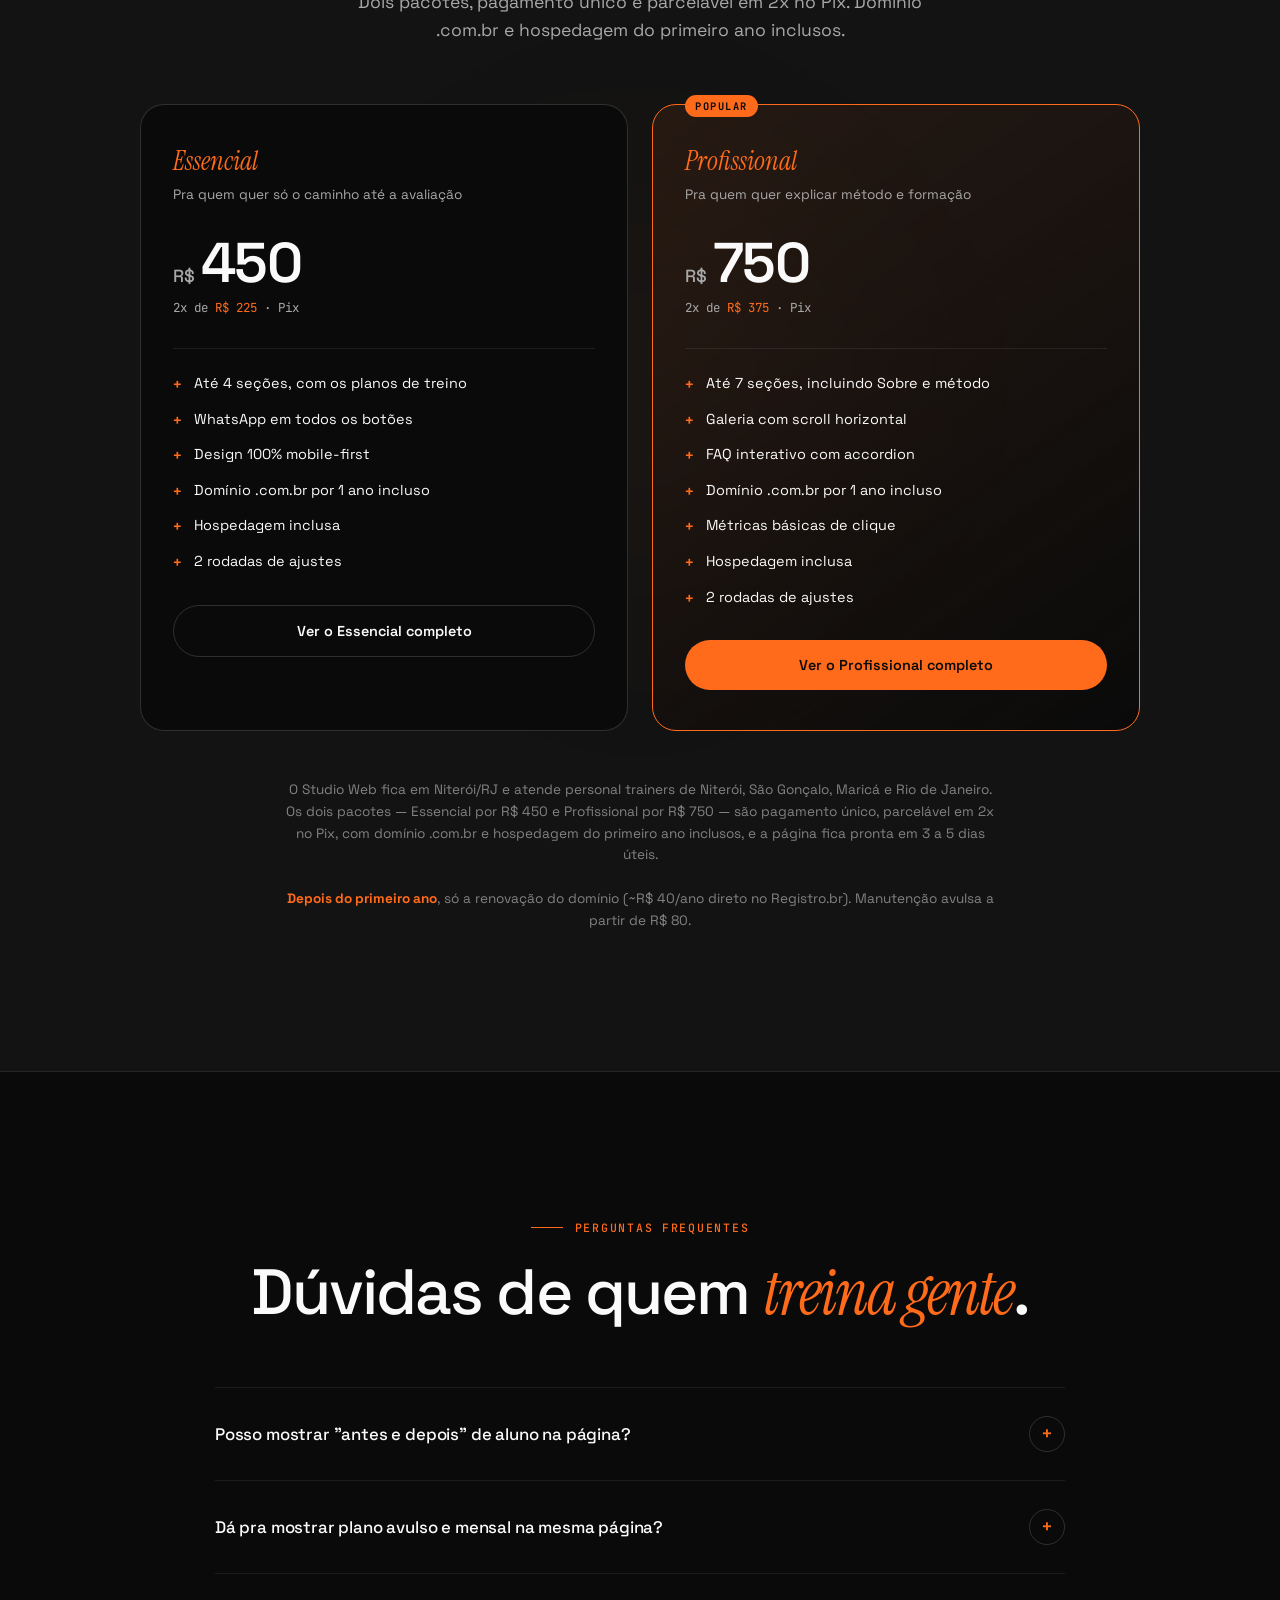
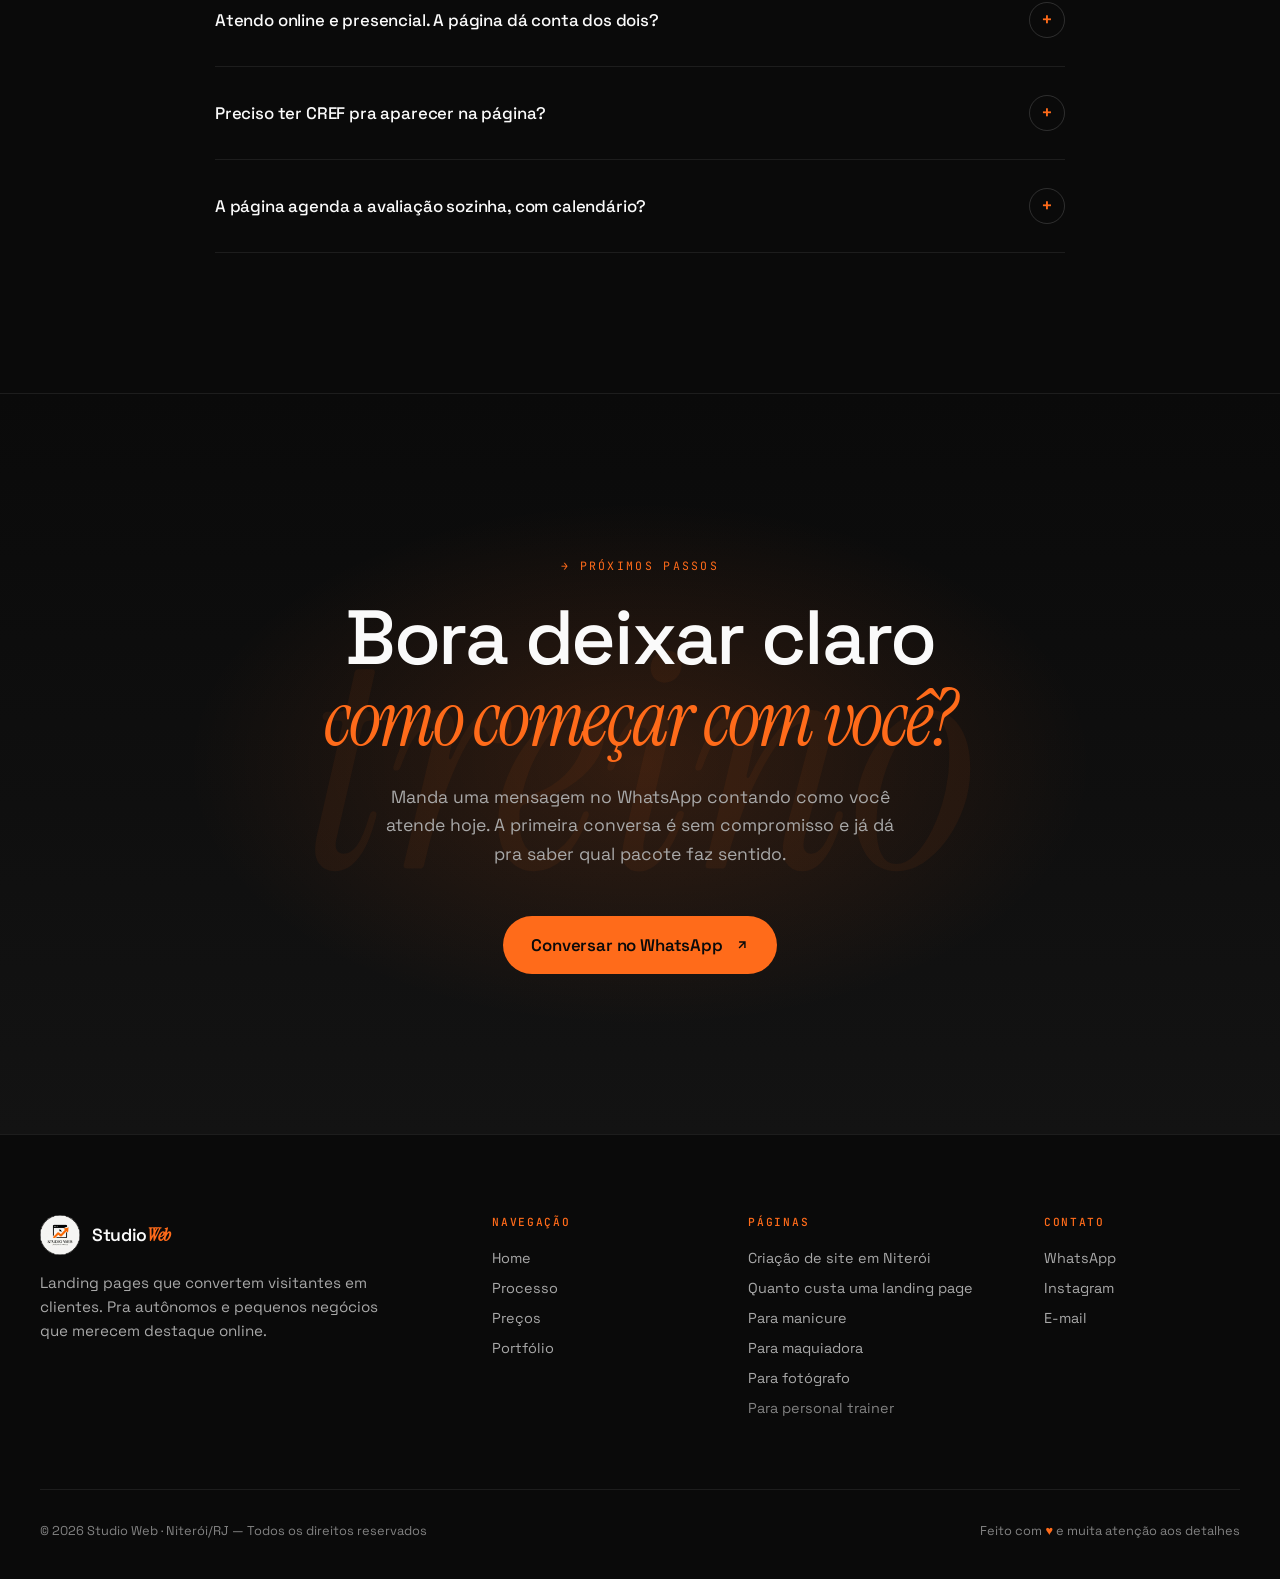
<file: landing-page-para-personal-trainer/index.html>
<!DOCTYPE html>
<html lang="pt-BR">
<head>
<meta charset="UTF-8">
<meta name="viewport" content="width=device-width, initial-scale=1.0">

<!-- Marca que o JS está vivo. As animações de entrada (.reveal, .hero-title .word)
     e o cursor customizado só se aplicam sob html.js, então sem JS a página
     renderiza inteira e visível em vez de ficar em branco. -->
<script>document.documentElement.classList.add('js');</script>

<title>Landing page para personal trainer em Niterói — Studio Web</title>
<meta name="description" content="Página para personal trainer: agendamento de avaliação pelo WhatsApp, planos avulso e mensal, online ou presencial. No ar em 3 a 5 dias, a partir de R$ 450.">

<link rel="canonical" href="https://www.studiowebniteroi.com.br/landing-page-para-personal-trainer/">
<meta name="robots" content="index, follow, max-image-preview:large, max-snippet:-1">
<meta name="author" content="Studio Web">
<meta name="theme-color" content="#0a0a0a">
<meta name="geo.region" content="BR-RJ">
<meta name="geo.placename" content="Niterói">

<!-- Open Graph -->
<meta property="og:type" content="website">
<meta property="og:url" content="https://www.studiowebniteroi.com.br/landing-page-para-personal-trainer/">
<meta property="og:locale" content="pt_BR">
<meta property="og:site_name" content="Studio Web">
<meta property="og:title" content="Landing page para personal trainer — Studio Web">
<meta property="og:description" content="Agendamento de avaliação pelo WhatsApp, planos avulso e mensal, online ou presencial. A partir de R$ 450, pagamento único.">
<meta property="og:image" content="https://www.studiowebniteroi.com.br/logo.png">
<meta property="og:image:width" content="1092">
<meta property="og:image:height" content="1092">
<meta property="og:image:alt" content="Studio Web — landing pages para autônomos em Niterói">

<!-- Twitter Card -->
<meta name="twitter:card" content="summary_large_image">
<meta name="twitter:title" content="Landing page para personal trainer — Studio Web">
<meta name="twitter:description" content="Avaliação agendada, planos explicados e atendimento online ou presencial numa página só. A partir de R$ 450, sem mensalidade.">
<meta name="twitter:image" content="https://www.studiowebniteroi.com.br/logo.png">

<!-- Favicon -->
<link rel="icon" type="image/png" href="/logo.png">
<link rel="apple-touch-icon" href="/logo.png">

<link rel="preconnect" href="https://fonts.googleapis.com">
<link rel="preconnect" href="https://fonts.gstatic.com" crossorigin>
<!-- Fora do caminho crítico. media="print" faz o navegador baixar sem bloquear
     a renderização, e o onload promove pra all quando o CSS chega. Sem isso,
     nada de texto aparecia antes de duas viagens de rede (googleapis para o
     CSS, gstatic para os arquivos). O <noscript> cobre quem está sem JS. -->
<link rel="stylesheet" media="print" onload="this.media='all'" href="https://fonts.googleapis.com/css2?family=Space+Grotesk:wght@400;500;600;700&family=Instrument+Serif:ital@1&family=JetBrains+Mono:wght@400;500;700&display=swap">
<noscript><link rel="stylesheet" href="https://fonts.googleapis.com/css2?family=Space+Grotesk:wght@400;500;600;700&family=Instrument+Serif:ital@1&family=JetBrains+Mono:wght@400;500;700&display=swap"></noscript>
<link rel="stylesheet" href="/style.css">
</head>
<body>

<a href="#conteudo" class="skip-link">Pular para o conteúdo</a>

<div class="cursor" aria-hidden="true"></div>
<div class="cursor-dot" aria-hidden="true"></div>

<!-- WhatsApp FAB -->
<a href="https://wa.me/5521991088053?text=Olá!%20Sou%20personal%20trainer%20e%20quero%20uma%20landing%20page" target="_blank" rel="noopener" class="wa-fab" aria-label="WhatsApp">
  <svg viewBox="0 0 24 24" xmlns="http://www.w3.org/2000/svg"><path d="M17.472 14.382c-.297-.149-1.758-.867-2.03-.967-.273-.099-.471-.148-.67.15-.197.297-.767.966-.94 1.164-.173.199-.347.223-.644.075-.297-.15-1.255-.463-2.39-1.475-.883-.788-1.48-1.761-1.653-2.059-.173-.297-.018-.458.13-.606.134-.133.298-.347.446-.52.149-.174.198-.298.298-.497.099-.198.05-.371-.025-.52-.075-.149-.669-1.612-.916-2.207-.242-.579-.487-.5-.669-.51-.173-.008-.371-.01-.57-.01-.198 0-.52.074-.792.372-.272.297-1.04 1.016-1.04 2.479 0 1.462 1.065 2.875 1.213 3.074.149.198 2.096 3.2 5.077 4.487.709.306 1.262.489 1.694.625.712.227 1.36.195 1.871.118.571-.085 1.758-.719 2.006-1.413.248-.694.248-1.289.173-1.413-.074-.124-.272-.198-.57-.347m-5.421 7.403h-.004a9.87 9.87 0 01-5.031-1.378l-.361-.214-3.741.982.998-3.648-.235-.374a9.86 9.86 0 01-1.51-5.26c.001-5.45 4.436-9.884 9.888-9.884 2.64 0 5.122 1.03 6.988 2.898a9.825 9.825 0 012.893 6.994c-.003 5.45-4.437 9.884-9.885 9.884m8.413-18.297A11.815 11.815 0 0012.05 0C5.495 0 .16 5.335.157 11.892c0 2.096.547 4.142 1.588 5.945L.057 24l6.305-1.654a11.882 11.882 0 005.683 1.448h.005c6.554 0 11.89-5.335 11.893-11.893a11.821 11.821 0 00-3.48-8.413z"/></svg>
</a>

<!-- NAV -->
<header>
<nav id="nav" aria-label="Navegação principal">
  <a href="/" class="nav-logo">
    <img src="/logo.png" alt="Studio Web" width="32" height="32" decoding="async">
    <span>Studio</span><span>Web</span>
  </a>
  <div class="nav-links">
    <a href="/#processo">Processo</a>
    <a href="/#precos">Preços</a>
    <a href="/#portfolio">Portfólio</a>
    <a href="#faq">FAQ</a>
  </div>
  <a href="/#precos" class="nav-cta">Quero a minha</a>
  <button class="nav-burger" id="nav-burger" aria-label="Menu">
    <span></span>
    <span></span>
    <span></span>
  </button>
</nav>
</header>

<main id="conteudo">

<!-- HERO -->
<section class="hero" aria-labelledby="hero-titulo">
  <div class="hero-grid"></div>
  <div class="hero-glow"></div>
  <div class="hero-glow-2"></div>

  <nav class="crumbs" aria-label="Trilha de navegação">
    <a href="/">Studio Web</a><span aria-hidden="true">/</span>Landing page para personal trainer
  </nav>

  <div class="hero-tag">Para personal trainers · Niterói/RJ</div>

  <h1 class="hero-title" id="hero-titulo">
    <span class="word" style="animation-delay: 0.4s">Sua</span>
    <span class="word" style="animation-delay: 0.5s"><em>avaliação</em></span>
    <span class="word" style="animation-delay: 0.6s">agendada</span><br>
    <span class="word" style="animation-delay: 0.7s">sem</span>
    <span class="word" style="animation-delay: 0.8s">o</span>
    <span class="word" style="animation-delay: 0.9s"><span class="accent">direct.</span></span>
  </h1>

  <p class="hero-sub">
    Uma página que explica como você trabalha, quais planos existem e onde você atende — e leva quem se interessou direto pro WhatsApp pra marcar a primeira avaliação.
  </p>

  <div class="hero-actions">
    <a href="https://wa.me/5521991088053?text=Olá!%20Sou%20personal%20trainer%20e%20quero%20uma%20landing%20page" target="_blank" rel="noopener" class="btn-primary">
      Falar no WhatsApp
      <svg width="14" height="14" viewBox="0 0 24 24" fill="none" stroke="currentColor" stroke-width="2.5"><path d="M7 17L17 7M7 7h10v10"/></svg>
    </a>
    <a href="/#precos" class="btn-secondary">
      Ver pacotes e preços
    </a>
  </div>

  <div class="hero-stats">
    <div>
      <div class="stat-num">3-5</div>
      <div class="stat-label">Dias para entrega</div>
    </div>
    <div>
      <div class="stat-num">100%</div>
      <div class="stat-label">Mobile first</div>
    </div>
    <div>
      <div class="stat-num">R$450</div>
      <div class="stat-label">A partir de</div>
    </div>
    <div>
      <div class="stat-num">0</div>
      <div class="stat-label">Mensalidade</div>
    </div>
  </div>
</section>

<!-- DOR DO NICHO -->
<section class="problem section-padding" id="dor" aria-labelledby="dor-titulo">
  <div style="max-width: 850px;">
    <div class="section-tag reveal">O problema de quem treina gente</div>
    <h2 class="section-title reveal" id="dor-titulo">O aluno até quer <em>começar</em>. Só que trava antes.</h2>
    <p class="section-sub reveal">Três coisas que fazem a conversa morrer entre o interesse e a primeira sessão:</p>

    <div class="problem-list reveal">
      <div class="problem-item">
        <div class="problem-icon">01</div>
        <div class="problem-text">
          <h3 class="problem-title">Ninguém sabe como começa</h3>
          <p>Tem avaliação antes? Custa? Precisa de exame? Quem não sabe qual é o primeiro passo costuma adiar em vez de perguntar.</p>
        </div>
      </div>
      <div class="problem-item">
        <div class="problem-icon">02</div>
        <div class="problem-text">
          <h3 class="problem-title">Avulso, mensal, online, presencial — tudo misturado</h3>
          <p>Você tem formatos diferentes de atendimento e cada um com um preço, mas isso só existe na sua cabeça e no direct. O aluno não compara o que não vê.</p>
        </div>
      </div>
      <div class="problem-item">
        <div class="problem-icon">03</div>
        <div class="problem-text">
          <h3 class="problem-title">Falta lugar pra mostrar quem você é</h3>
          <p>Formação, CREF, onde você atende, como monta o treino. Sem isso escrito em algum lugar, você compete só por preço com quem não tem nada disso.</p>
        </div>
      </div>
    </div>
  </div>
</section>

<!-- O QUE A PÁGINA LEVA -->
<section class="processo section-padding" id="inclui" aria-labelledby="inclui-titulo">
  <div class="reveal">
    <div class="section-tag">O que entra na sua página</div>
    <h2 class="section-title" id="inclui-titulo">Autoridade sem <em>promessa</em> de resultado.</h2>
    <p class="section-sub">A página mostra como você trabalha e o que o aluno pode esperar do processo — não um "antes e depois" que ninguém pode garantir.</p>
  </div>

  <div class="processo-grid reveal">
    <div class="proc-step">
      <div class="proc-num">01</div>
      <h3 class="proc-title">Agendamento da avaliação</h3>
      <p class="proc-desc">O primeiro passo explicado com todas as letras: o que acontece na avaliação, quanto tempo dura, se é cobrada. E o botão de WhatsApp logo ali pra marcar.</p>
      <div class="proc-time">Primeiro passo claro</div>
    </div>
    <div class="proc-step">
      <div class="proc-num">02</div>
      <h3 class="proc-title">Planos avulso e mensal</h3>
      <p class="proc-desc">Sessão avulsa, pacote de 8 ou 12, mensal com frequência definida — lado a lado, com o que cada um inclui. O aluno escolhe antes de te chamar.</p>
      <div class="proc-time">Comparação fácil</div>
    </div>
    <div class="proc-step">
      <div class="proc-num">03</div>
      <h3 class="proc-title">Online, presencial ou os dois</h3>
      <p class="proc-desc">Onde você atende presencialmente — academia, condomínio, praia, casa do aluno —, quais bairros cobre e como funciona o acompanhamento online.</p>
      <div class="proc-time">Sem mal-entendido</div>
    </div>
    <div class="proc-step">
      <div class="proc-num">04</div>
      <h3 class="proc-title">Sua formação e método</h3>
      <p class="proc-desc">CREF, formação, com que perfil de aluno você trabalha e como monta o treino. É o que constrói confiança sem prometer número na balança.</p>
      <div class="proc-time">Credibilidade real</div>
    </div>
  </div>
</section>

<!-- PACOTES (resumo) -->
<section class="pricing section-padding" id="pacotes" aria-labelledby="pacotes-titulo">
  <div class="pricing-header reveal">
    <div class="section-tag" style="justify-content: center;">Investimento</div>
    <h2 class="section-title" id="pacotes-titulo" style="margin: 0 auto 24px;">Pague <em>uma vez</em>. Use pra sempre.</h2>
  </div>
  <p class="section-sub pricing-sub-center reveal">Dois pacotes, pagamento único e parcelável em 2x no Pix. Domínio .com.br e hospedagem do primeiro ano inclusos.</p>

  <div class="price-grid">
    <div class="price-card reveal">
      <div class="price-name">Essencial</div>
      <div class="price-tagline">Pra quem quer só o caminho até a avaliação</div>

      <div class="price-amount">
        <span class="price-currency">R$</span>
        <span class="price-value">450</span>
      </div>
      <div class="price-pix">2x de <span>R$ 225</span> · Pix</div>

      <div class="price-features">
        <div class="price-feature">Até 4 seções, com os planos de treino</div>
        <div class="price-feature">WhatsApp em todos os botões</div>
        <div class="price-feature">Design 100% mobile-first</div>
        <div class="price-feature">Domínio .com.br por 1 ano incluso</div>
        <div class="price-feature">Hospedagem inclusa</div>
        <div class="price-feature">2 rodadas de ajustes</div>
      </div>

      <a href="/#precos" class="price-cta outline">Ver o Essencial completo</a>
    </div>

    <div class="price-card featured reveal">
      <div class="price-name">Profissional</div>
      <div class="price-tagline">Pra quem quer explicar método e formação</div>

      <div class="price-amount">
        <span class="price-currency">R$</span>
        <span class="price-value">750</span>
      </div>
      <div class="price-pix">2x de <span>R$ 375</span> · Pix</div>

      <div class="price-features">
        <div class="price-feature">Até 7 seções, incluindo Sobre e método</div>
        <div class="price-feature">Galeria com scroll horizontal</div>
        <div class="price-feature">FAQ interativo com accordion</div>
        <div class="price-feature">Domínio .com.br por 1 ano incluso</div>
        <div class="price-feature">Métricas básicas de clique</div>
        <div class="price-feature">Hospedagem inclusa</div>
        <div class="price-feature">2 rodadas de ajustes</div>
      </div>

      <a href="/#precos" class="price-cta primary">Ver o Profissional completo</a>
    </div>
  </div>

  <p class="pricing-note reveal">
    O Studio Web fica em Niterói/RJ e atende personal trainers de Niterói, São Gonçalo, Maricá e Rio de Janeiro. Os dois pacotes — Essencial por R$ 450 e Profissional por R$ 750 — são pagamento único, parcelável em 2x no Pix, com domínio .com.br e hospedagem do primeiro ano inclusos, e a página fica pronta em 3 a 5 dias úteis.
    <br><br>
    <strong>Depois do primeiro ano</strong>, só a renovação do domínio (~R$ 40/ano direto no Registro.br). Manutenção avulsa a partir de R$ 80.
  </p>
</section>

<!-- PROVA SOCIAL: sem depoimento de aluno, case ou número de alunos atendidos
     até existir trabalho publicado e autorizado. Quando houver, entra aqui. -->

<!-- FAQ -->
<section class="faq section-padding" id="faq" aria-labelledby="faq-titulo">
  <div style="text-align: center;" class="reveal">
    <div class="section-tag" style="justify-content: center;">Perguntas frequentes</div>
    <h2 class="section-title" id="faq-titulo" style="margin: 0 auto;">Dúvidas de quem <em>treina gente</em>.</h2>
  </div>

  <div class="faq-list">
    <div class="faq-item">
      <button class="faq-q" id="faq-q-pt-1" type="button" aria-expanded="false" aria-controls="faq-a-pt-1">
        Posso mostrar "antes e depois" de aluno na página?
        <span class="faq-icon" aria-hidden="true">+</span>
      </button>
      <div class="faq-a" id="faq-a-pt-1" role="region" aria-labelledby="faq-q-pt-1">
        <div class="faq-a-inner">Dá pra colocar, mas eu costumo puxar pra outro lado. Foto de transformação promete um resultado que depende de genética, alimentação, sono e histórico do aluno — e exige autorização de imagem por escrito. Funciona melhor mostrar o processo: como é a avaliação, como o treino é montado, como você acompanha. Isso é verdade sobre o seu trabalho, não sobre o corpo de outra pessoa.</div>
      </div>
    </div>

    <div class="faq-item">
      <button class="faq-q" id="faq-q-pt-2" type="button" aria-expanded="false" aria-controls="faq-a-pt-2">
        Dá pra mostrar plano avulso e mensal na mesma página?
        <span class="faq-icon" aria-hidden="true">+</span>
      </button>
      <div class="faq-a" id="faq-a-pt-2" role="region" aria-labelledby="faq-q-pt-2">
        <div class="faq-a-inner">Dá, e é o que costuma resolver a dúvida mais comum. Os formatos ficam lado a lado — sessão avulsa, pacote fechado, mensal com frequência definida — cada um com o que inclui. Se você tem preço diferente pra online e presencial, os dois aparecem separados pra ninguém se confundir.</div>
      </div>
    </div>

    <div class="faq-item">
      <button class="faq-q" id="faq-q-pt-3" type="button" aria-expanded="false" aria-controls="faq-a-pt-3">
        Atendo online e presencial. A página dá conta dos dois?
        <span class="faq-icon" aria-hidden="true">+</span>
      </button>
      <div class="faq-a" id="faq-a-pt-3" role="region" aria-labelledby="faq-q-pt-3">
        <div class="faq-a-inner">Dá. A gente separa uma seção pra cada formato: no presencial entram os locais e bairros que você cobre; no online, como o treino é enviado, com que frequência você revisa e por onde é o contato. E o botão de WhatsApp de cada bloco já vai com a mensagem certa, então você sabe de onde veio o contato.</div>
      </div>
    </div>

    <div class="faq-item">
      <button class="faq-q" id="faq-q-pt-4" type="button" aria-expanded="false" aria-controls="faq-a-pt-4">
        Preciso ter CREF pra aparecer na página?
        <span class="faq-icon" aria-hidden="true">+</span>
      </button>
      <div class="faq-a" id="faq-a-pt-4" role="region" aria-labelledby="faq-q-pt-4">
        <div class="faq-a-inner">O registro no CREF é exigência da profissão, não minha — mas se você tem, vale colocar visível. É informação que separa você de quem só posta treino na internet, e o aluno que pesquisa antes de contratar procura por isso. O número entra na seção sobre, junto da sua formação.</div>
      </div>
    </div>

    <div class="faq-item">
      <button class="faq-q" id="faq-q-pt-5" type="button" aria-expanded="false" aria-controls="faq-a-pt-5">
        A página agenda a avaliação sozinha, com calendário?
        <span class="faq-icon" aria-hidden="true">+</span>
      </button>
      <div class="faq-a" id="faq-a-pt-5" role="region" aria-labelledby="faq-q-pt-5">
        <div class="faq-a-inner">O agendamento acontece no WhatsApp. A página explica como funciona a avaliação, mostra seus horários e leva o aluno pro seu número com a mensagem pronta. Sistema com calendário e reserva automática é outro tipo de projeto — se for isso que você precisa, me chama que a gente conversa sobre o formato.</div>
      </div>
    </div>
  </div>
</section>

<!-- CTA FINAL -->
<section class="cta-final" aria-labelledby="cta-titulo">
  <div class="cta-bg-text">treino</div>
  <div class="cta-final-content">
    <div class="cta-final-tag reveal">→ Próximos passos</div>
    <h2 class="cta-final-title reveal" id="cta-titulo">
      Bora deixar claro<br>
      <em>como começar com você?</em>
    </h2>
    <p class="cta-final-sub reveal">Manda uma mensagem no WhatsApp contando como você atende hoje. A primeira conversa é sem compromisso e já dá pra saber qual pacote faz sentido.</p>
    <a href="https://wa.me/5521991088053?text=Olá!%20Sou%20personal%20trainer%20e%20quero%20conversar%20sobre%20uma%20landing%20page" target="_blank" rel="noopener" class="btn-primary reveal" style="font-size: 1.05rem;">
      Conversar no WhatsApp
      <svg width="14" height="14" viewBox="0 0 24 24" fill="none" stroke="currentColor" stroke-width="2.5"><path d="M7 17L17 7M7 7h10v10"/></svg>
    </a>
  </div>
</section>

</main>

<!-- FOOTER -->
<footer>
  <div class="footer-grid">
    <div>
      <div class="footer-brand">
        <img src="/logo.png" alt="" width="40" height="40" loading="lazy" decoding="async">
        <span>Studio<em>Web</em></span>
      </div>
      <p class="footer-tagline">Landing pages que convertem visitantes em clientes. Pra autônomos e pequenos negócios que merecem destaque online.</p>
    </div>

    <div class="footer-col">
      <h3>Navegação</h3>
      <a href="/">Home</a>
      <a href="/#processo">Processo</a>
      <a href="/#precos">Preços</a>
      <a href="/#portfolio">Portfólio</a>
    </div>

    <div class="footer-col">
      <h3>Páginas</h3>
      <a href="/criacao-de-site-em-niteroi/">Criação de site em Niterói</a>
      <a href="/quanto-custa-uma-landing-page/">Quanto custa uma landing page</a>
      <a href="/landing-page-para-manicure/">Para manicure</a>
      <a href="/landing-page-para-maquiadora/">Para maquiadora</a>
      <a href="/landing-page-para-fotografo/">Para fotógrafo</a>
      <span aria-current="page">Para personal trainer</span>
    </div>

    <div class="footer-col">
      <h3>Contato</h3>
      <a href="https://wa.me/5521991088053" target="_blank" rel="noopener">WhatsApp</a>
      <a href="https://www.instagram.com/studiowebnit/" target="_blank" rel="noopener">Instagram</a>
      <a href="mailto:studiowebniteroi@gmail.com">E-mail</a>
    </div>
  </div>

  <div class="footer-bottom">
    <div>© <span id="ano">2026</span> Studio Web · Niterói/RJ — Todos os direitos reservados</div>
    <div>Feito com <span style="color: var(--orange)">♥</span> e muita atenção aos detalhes</div>
  </div>
</footer>

<!-- Dados estruturados. O negócio não é redeclarado aqui: os nós apontam para
     o @id ".../#business" definido no index.html. -->
<script type="application/ld+json">
{
  "@context": "https://schema.org",
  "@graph": [
    {
      "@type": "WebPage",
      "@id": "https://www.studiowebniteroi.com.br/landing-page-para-personal-trainer/#webpage",
      "url": "https://www.studiowebniteroi.com.br/landing-page-para-personal-trainer/",
      "name": "Landing page para personal trainer em Niterói",
      "description": "Página para personal trainer: agendamento de avaliação pelo WhatsApp, planos avulso e mensal, online ou presencial. No ar em 3 a 5 dias, a partir de R$ 450.",
      "inLanguage": "pt-BR",
      "isPartOf": {
        "@id": "https://www.studiowebniteroi.com.br/#website"
      },
      "publisher": {
        "@id": "https://www.studiowebniteroi.com.br/#business"
      },
      "about": {
        "@id": "https://www.studiowebniteroi.com.br/landing-page-para-personal-trainer/#service"
      },
      "primaryImageOfPage": "https://www.studiowebniteroi.com.br/logo.png"
    },
    {
      "@type": "Service",
      "@id": "https://www.studiowebniteroi.com.br/landing-page-para-personal-trainer/#service",
      "name": "Criação de landing page para personal trainer",
      "serviceType": "Criação de landing page para personal trainer",
      "description": "Landing page de página única para personal trainers, com explicação da avaliação inicial, comparação entre planos avulso e mensal, seções separadas para atendimento online e presencial, espaço para formação e CREF, e botões de agendamento pelo WhatsApp. Pagamento único, sem mensalidade, entrega em 3 a 5 dias úteis.",
      "url": "https://www.studiowebniteroi.com.br/landing-page-para-personal-trainer/",
      "provider": {
        "@id": "https://www.studiowebniteroi.com.br/#business"
      },
      "areaServed": [
        { "@type": "City", "name": "Niterói" },
        { "@type": "City", "name": "São Gonçalo" },
        { "@type": "City", "name": "Maricá" },
        { "@type": "City", "name": "Rio de Janeiro" }
      ],
      "offers": [
        {
          "@type": "Offer",
          "name": "Essencial",
          "price": "450",
          "priceCurrency": "BRL",
          "description": "Landing page de até 4 seções com os planos de treino, integração com WhatsApp em todos os botões, design mobile-first, domínio .com.br por 1 ano, hospedagem inclusa e 2 rodadas de ajustes.",
          "availability": "https://schema.org/InStock",
          "url": "https://www.studiowebniteroi.com.br/#precos"
        },
        {
          "@type": "Offer",
          "name": "Profissional",
          "price": "750",
          "priceCurrency": "BRL",
          "description": "Landing page de até 7 seções, incluindo seção sobre com formação e método, galeria com scroll horizontal, FAQ interativo e métricas básicas de clique. Domínio .com.br por 1 ano, hospedagem inclusa e 2 rodadas de ajustes.",
          "availability": "https://schema.org/InStock",
          "url": "https://www.studiowebniteroi.com.br/#precos"
        }
      ]
    },
    {
      "@type": "BreadcrumbList",
      "@id": "https://www.studiowebniteroi.com.br/landing-page-para-personal-trainer/#breadcrumb",
      "itemListElement": [
        {
          "@type": "ListItem",
          "position": 1,
          "name": "Studio Web",
          "item": "https://www.studiowebniteroi.com.br/"
        },
        {
          "@type": "ListItem",
          "position": 2,
          "name": "Landing page para personal trainer",
          "item": "https://www.studiowebniteroi.com.br/landing-page-para-personal-trainer/"
        }
      ]
    },
    {
      "@type": "FAQPage",
      "@id": "https://www.studiowebniteroi.com.br/landing-page-para-personal-trainer/#faq",
      "mainEntity": [
        {
          "@type": "Question",
          "name": "Posso mostrar \"antes e depois\" de aluno na página?",
          "acceptedAnswer": {
            "@type": "Answer",
            "text": "Dá pra colocar, mas eu costumo puxar pra outro lado. Foto de transformação promete um resultado que depende de genética, alimentação, sono e histórico do aluno — e exige autorização de imagem por escrito. Funciona melhor mostrar o processo: como é a avaliação, como o treino é montado, como você acompanha. Isso é verdade sobre o seu trabalho, não sobre o corpo de outra pessoa."
          }
        },
        {
          "@type": "Question",
          "name": "Dá pra mostrar plano avulso e mensal na mesma página?",
          "acceptedAnswer": {
            "@type": "Answer",
            "text": "Dá, e é o que costuma resolver a dúvida mais comum. Os formatos ficam lado a lado — sessão avulsa, pacote fechado, mensal com frequência definida — cada um com o que inclui. Se você tem preço diferente pra online e presencial, os dois aparecem separados pra ninguém se confundir."
          }
        },
        {
          "@type": "Question",
          "name": "Atendo online e presencial. A página dá conta dos dois?",
          "acceptedAnswer": {
            "@type": "Answer",
            "text": "Dá. A gente separa uma seção pra cada formato: no presencial entram os locais e bairros que você cobre; no online, como o treino é enviado, com que frequência você revisa e por onde é o contato. E o botão de WhatsApp de cada bloco já vai com a mensagem certa, então você sabe de onde veio o contato."
          }
        },
        {
          "@type": "Question",
          "name": "Preciso ter CREF pra aparecer na página?",
          "acceptedAnswer": {
            "@type": "Answer",
            "text": "O registro no CREF é exigência da profissão, não minha — mas se você tem, vale colocar visível. É informação que separa você de quem só posta treino na internet, e o aluno que pesquisa antes de contratar procura por isso. O número entra na seção sobre, junto da sua formação."
          }
        },
        {
          "@type": "Question",
          "name": "A página agenda a avaliação sozinha, com calendário?",
          "acceptedAnswer": {
            "@type": "Answer",
            "text": "O agendamento acontece no WhatsApp. A página explica como funciona a avaliação, mostra seus horários e leva o aluno pro seu número com a mensagem pronta. Sistema com calendário e reserva automática é outro tipo de projeto — se for isso que você precisa, me chama que a gente conversa sobre o formato."
          }
        }
      ]
    }
  ]
}
</script>

<script src="/script.js"></script>
</body>
</html>
</file>
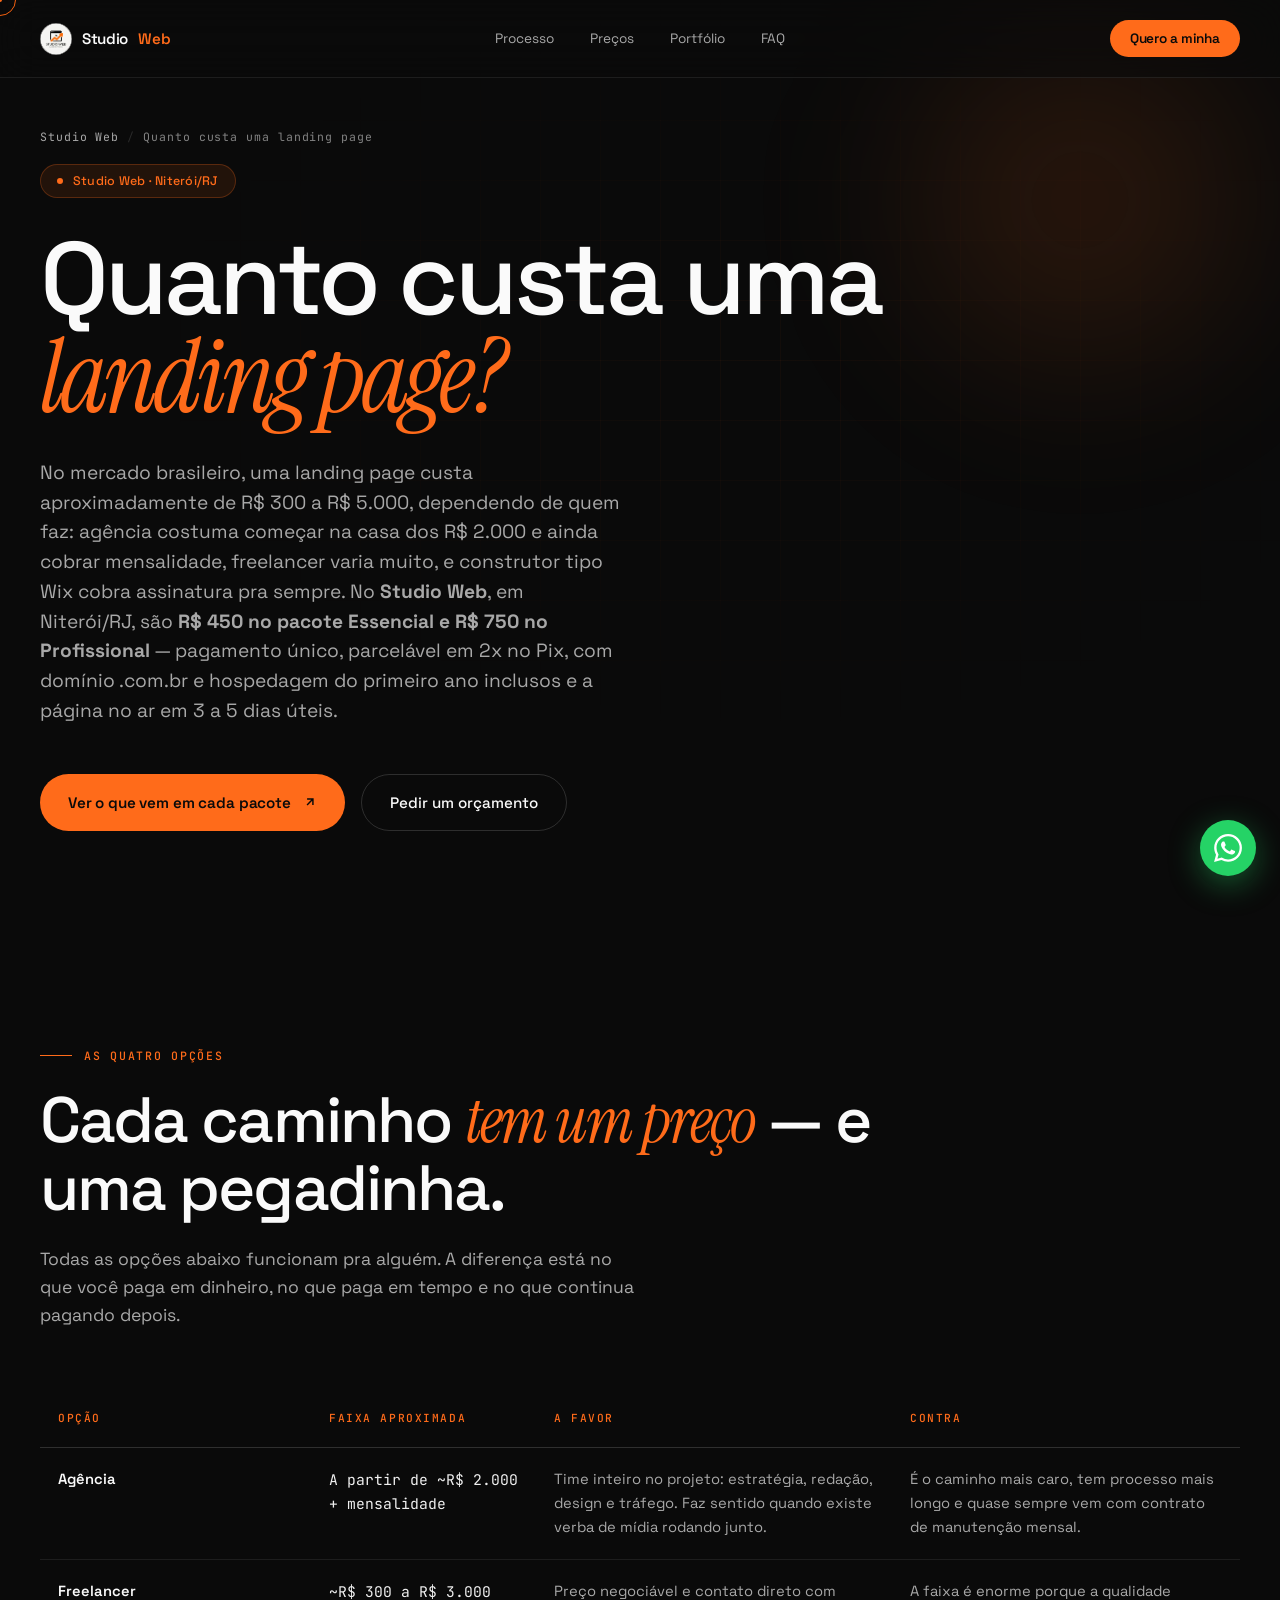
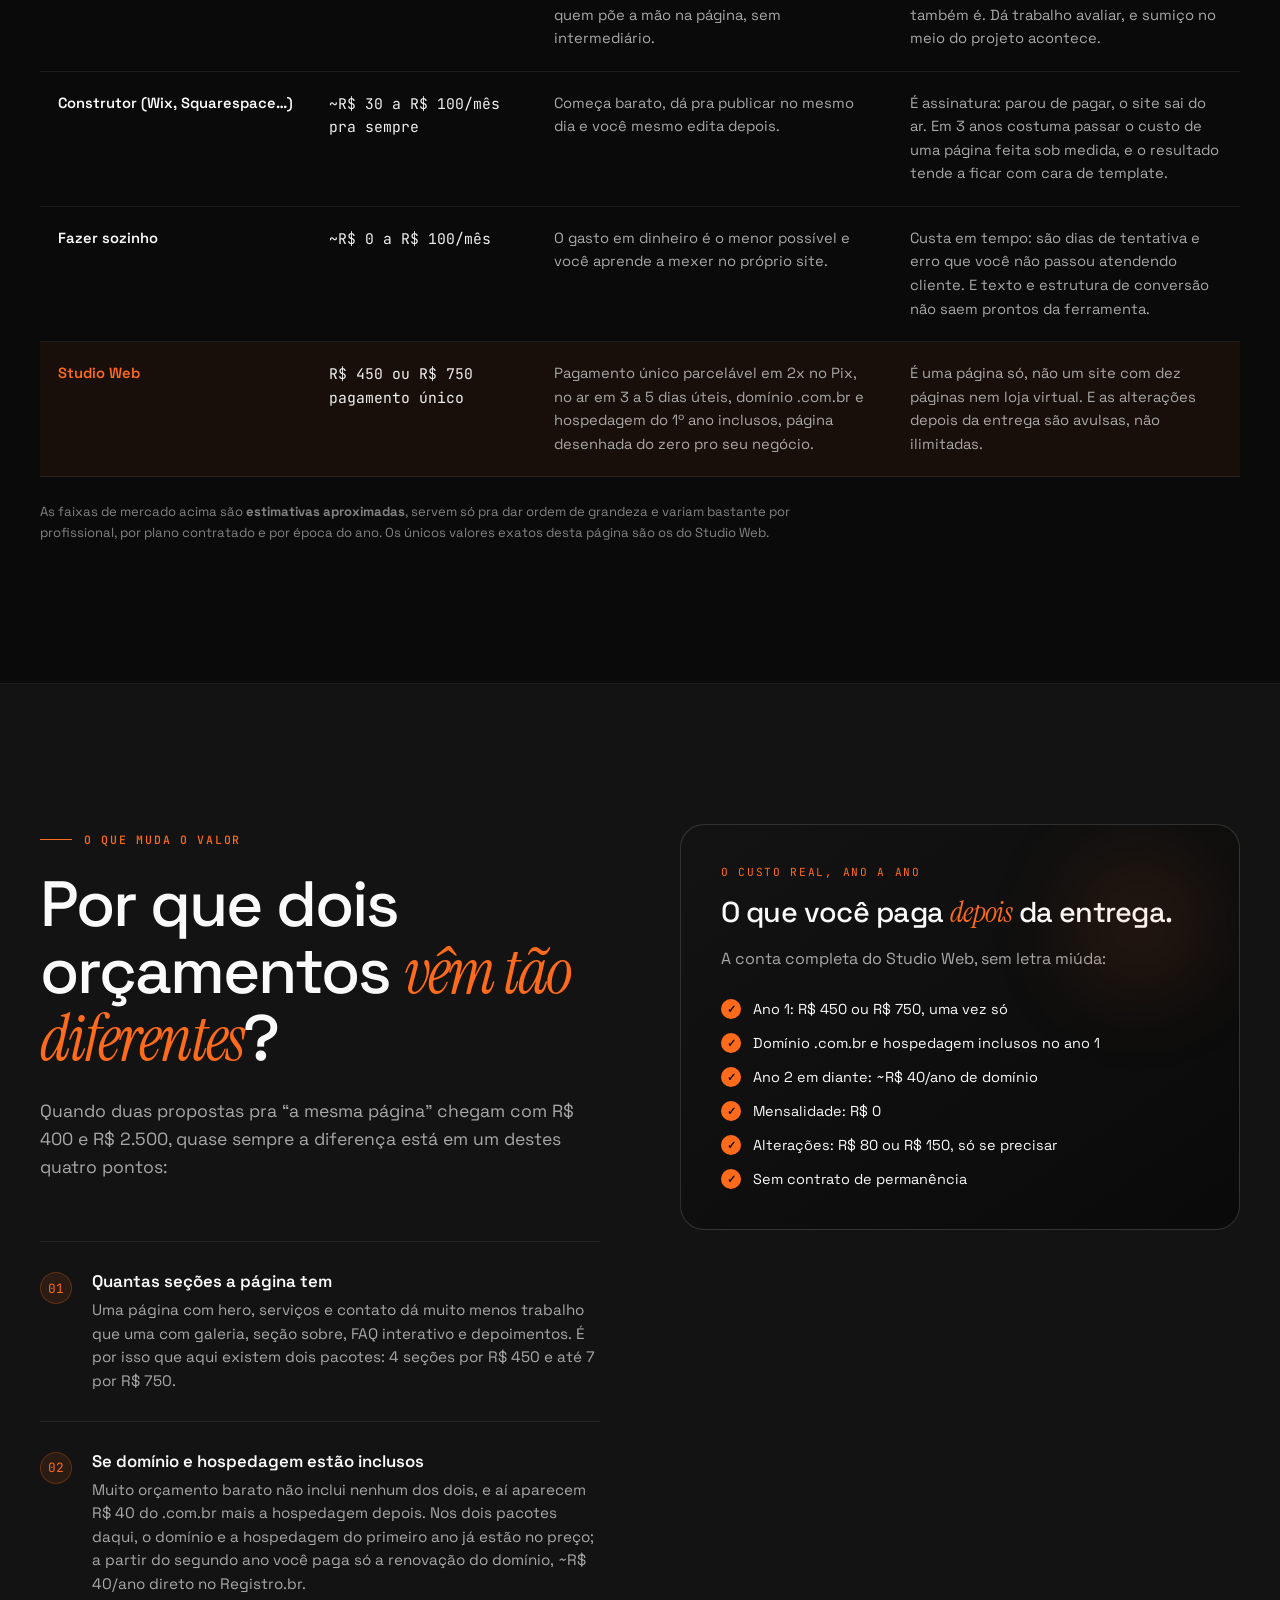
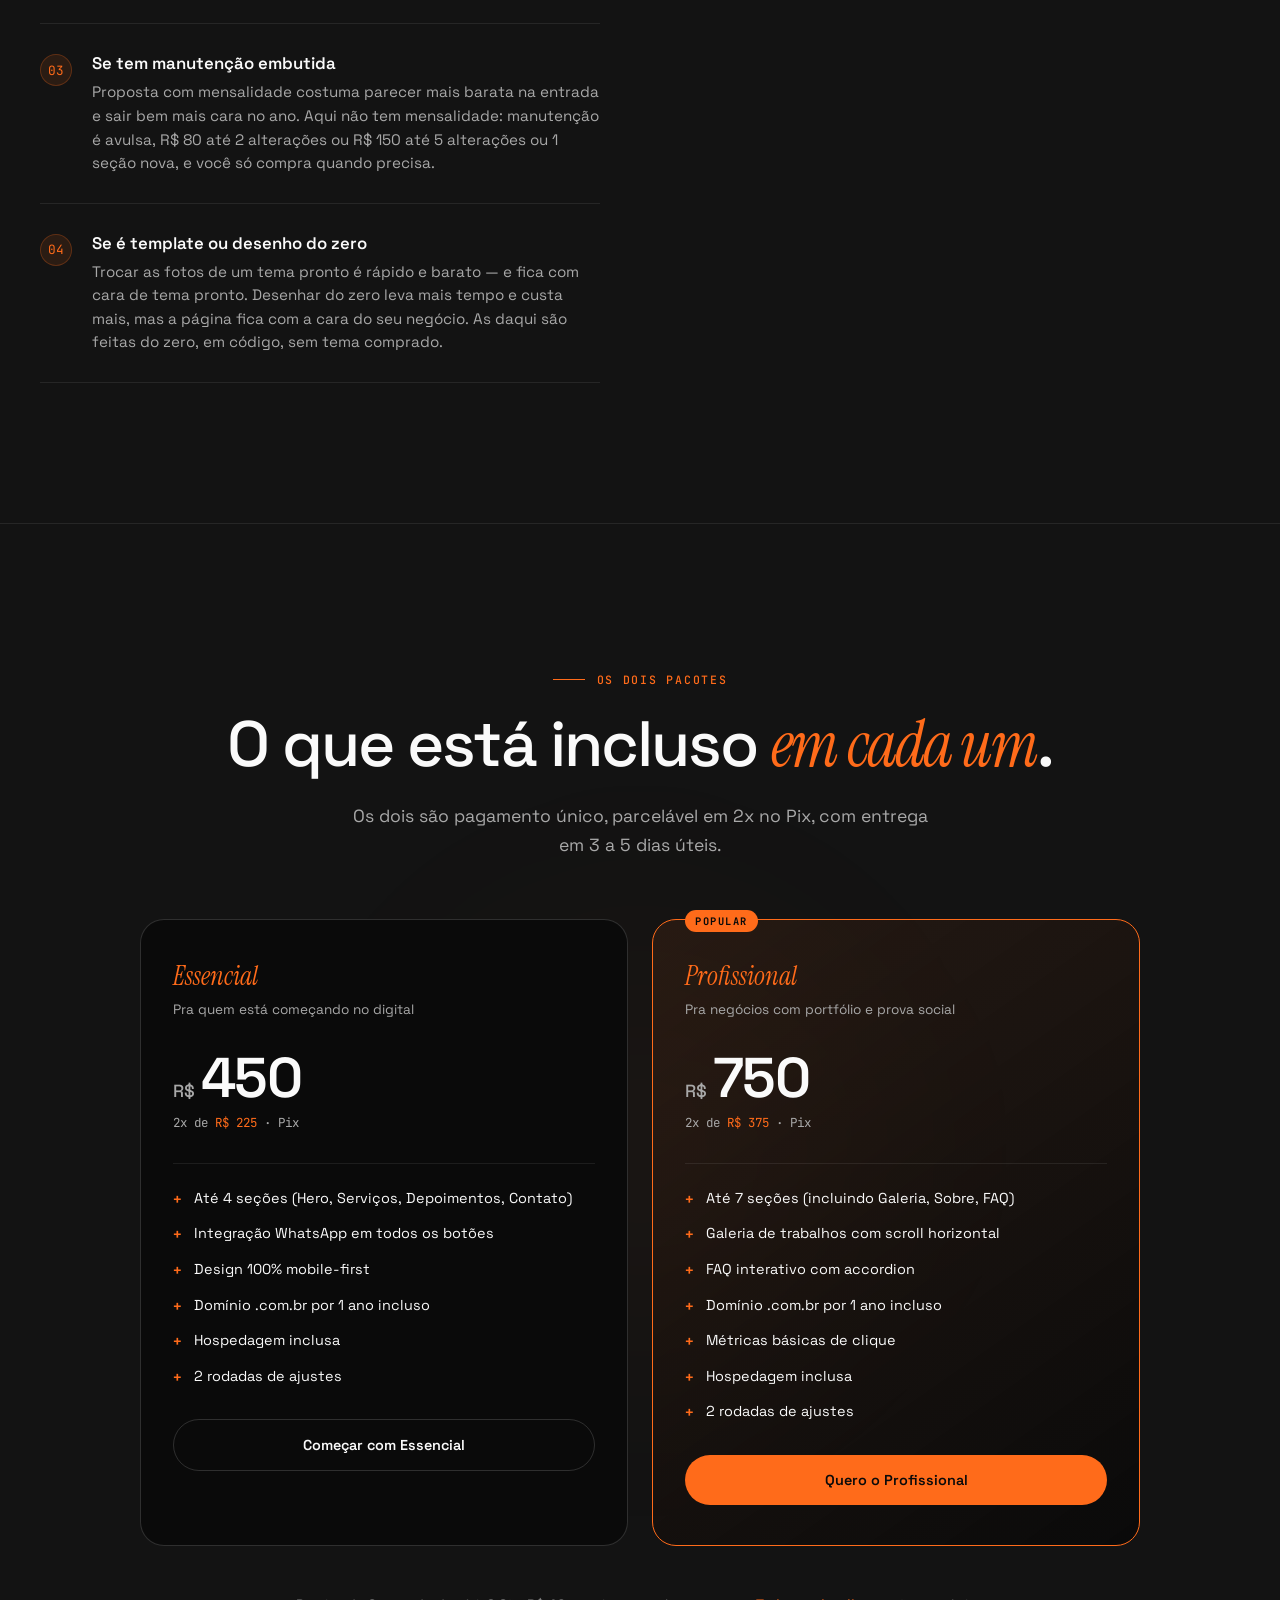
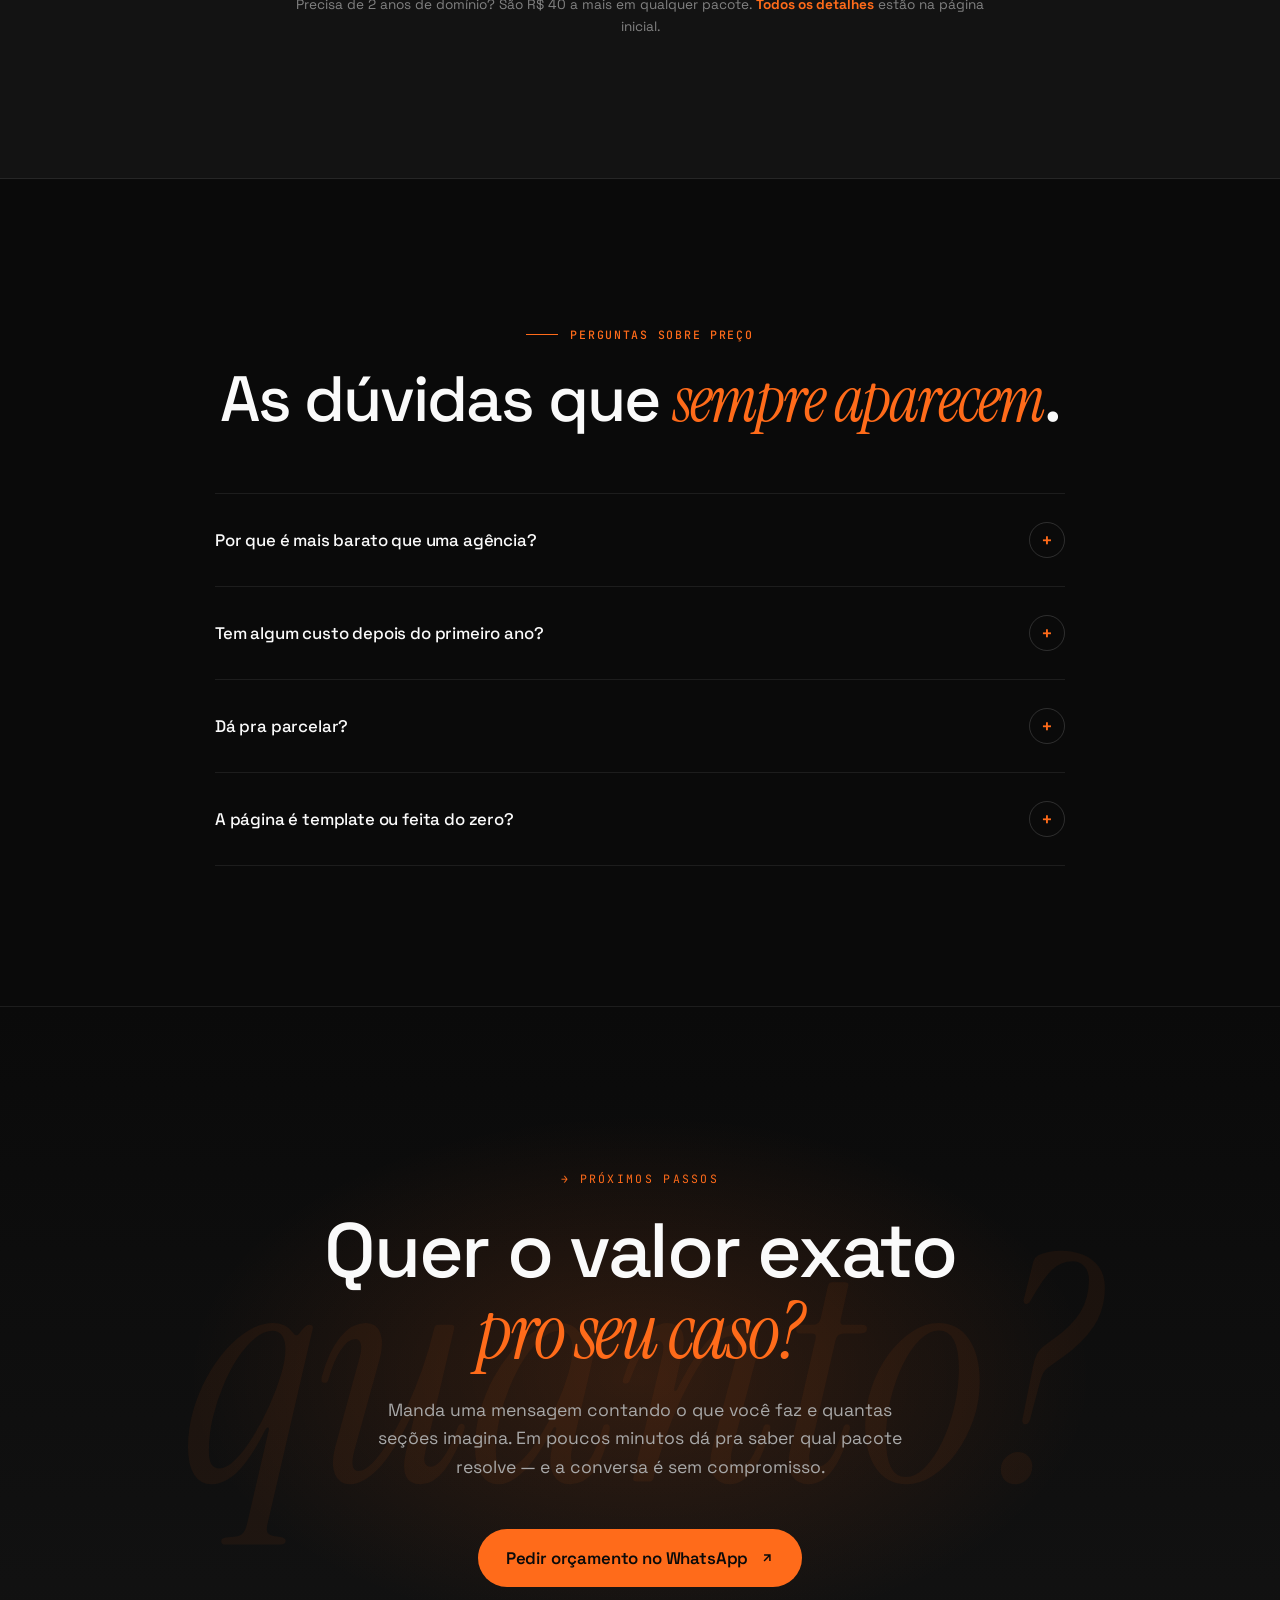
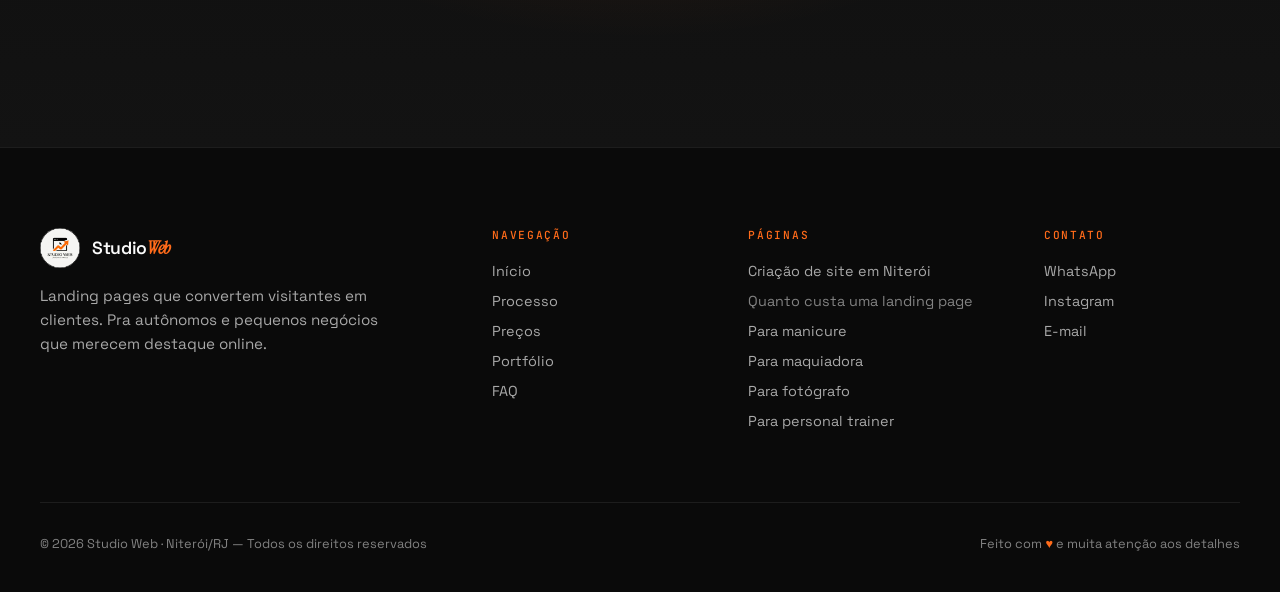
<file: quanto-custa-uma-landing-page/index.html>
<!DOCTYPE html>
<html lang="pt-BR">
<head>
<meta charset="UTF-8">
<meta name="viewport" content="width=device-width, initial-scale=1.0">

<!-- Marca que o JS está vivo. As animações de entrada (.reveal) e o cursor
     customizado só se aplicam sob html.js, então sem JS a página renderiza
     inteira e visível em vez de ficar em branco. -->
<script>document.documentElement.classList.add('js');</script>

<title>Quanto custa uma landing page? — Studio Web</title>
<meta name="description" content="Quanto custa uma landing page em 2026: faixas de mercado de agência, freelancer e construtor tipo Wix, o que faz o preço variar e os preços do Studio Web — R$ 450 e R$ 750, pagamento único.">

<link rel="canonical" href="https://www.studiowebniteroi.com.br/quanto-custa-uma-landing-page/">
<meta name="robots" content="index, follow, max-image-preview:large, max-snippet:-1">
<meta name="author" content="Studio Web">
<meta name="theme-color" content="#0a0a0a">
<meta name="geo.region" content="BR-RJ">
<meta name="geo.placename" content="Niterói">

<!-- Open Graph -->
<meta property="og:type" content="article">
<meta property="og:url" content="https://www.studiowebniteroi.com.br/quanto-custa-uma-landing-page/">
<meta property="og:locale" content="pt_BR">
<meta property="og:site_name" content="Studio Web">
<meta property="og:title" content="Quanto custa uma landing page? — Studio Web">
<meta property="og:description" content="As faixas de preço de agência, freelancer e construtor, o que faz o valor variar e quanto custa no Studio Web: R$ 450 e R$ 750, pagamento único, sem mensalidade.">
<meta property="og:image" content="https://www.studiowebniteroi.com.br/logo.png">
<meta property="og:image:width" content="1092">
<meta property="og:image:height" content="1092">
<meta property="og:image:alt" content="Studio Web — landing pages para autônomos em Niterói">

<!-- Twitter Card -->
<meta name="twitter:card" content="summary_large_image">
<meta name="twitter:title" content="Quanto custa uma landing page? — Studio Web">
<meta name="twitter:description" content="Faixas de mercado, o que faz o preço variar e quanto custa no Studio Web: R$ 450 e R$ 750, pagamento único, sem mensalidade.">
<meta name="twitter:image" content="https://www.studiowebniteroi.com.br/logo.png">

<!-- Favicon -->
<link rel="icon" type="image/png" href="/logo.png">
<link rel="apple-touch-icon" href="/logo.png">

<link rel="preconnect" href="https://fonts.googleapis.com">
<link rel="preconnect" href="https://fonts.gstatic.com" crossorigin>
<!-- Fora do caminho crítico. media="print" faz o navegador baixar sem bloquear
     a renderização, e o onload promove pra all quando o CSS chega. Sem isso,
     nada de texto aparecia antes de duas viagens de rede (googleapis para o
     CSS, gstatic para os arquivos). O <noscript> cobre quem está sem JS. -->
<link rel="stylesheet" media="print" onload="this.media='all'" href="https://fonts.googleapis.com/css2?family=Space+Grotesk:wght@400;500;600;700&family=Instrument+Serif:ital@1&family=JetBrains+Mono:wght@400;500;700&display=swap">
<noscript><link rel="stylesheet" href="https://fonts.googleapis.com/css2?family=Space+Grotesk:wght@400;500;600;700&family=Instrument+Serif:ital@1&family=JetBrains+Mono:wght@400;500;700&display=swap"></noscript>
<link rel="stylesheet" href="/style.css">

</head>
<body>

<a href="#conteudo" class="skip-link">Pular para o conteúdo</a>

<div class="cursor" aria-hidden="true"></div>
<div class="cursor-dot" aria-hidden="true"></div>

<!-- WhatsApp FAB -->
<a href="https://wa.me/5521991088053?text=Ol%C3%A1!%20Quero%20saber%20o%20pre%C3%A7o%20de%20uma%20landing%20page" target="_blank" rel="noopener" class="wa-fab" aria-label="WhatsApp">
  <svg viewBox="0 0 24 24" xmlns="http://www.w3.org/2000/svg"><path d="M17.472 14.382c-.297-.149-1.758-.867-2.03-.967-.273-.099-.471-.148-.67.15-.197.297-.767.966-.94 1.164-.173.199-.347.223-.644.075-.297-.15-1.255-.463-2.39-1.475-.883-.788-1.48-1.761-1.653-2.059-.173-.297-.018-.458.13-.606.134-.133.298-.347.446-.52.149-.174.198-.298.298-.497.099-.198.05-.371-.025-.52-.075-.149-.669-1.612-.916-2.207-.242-.579-.487-.5-.669-.51-.173-.008-.371-.01-.57-.01-.198 0-.52.074-.792.372-.272.297-1.04 1.016-1.04 2.479 0 1.462 1.065 2.875 1.213 3.074.149.198 2.096 3.2 5.077 4.487.709.306 1.262.489 1.694.625.712.227 1.36.195 1.871.118.571-.085 1.758-.719 2.006-1.413.248-.694.248-1.289.173-1.413-.074-.124-.272-.198-.57-.347m-5.421 7.403h-.004a9.87 9.87 0 01-5.031-1.378l-.361-.214-3.741.982.998-3.648-.235-.374a9.86 9.86 0 01-1.51-5.26c.001-5.45 4.436-9.884 9.888-9.884 2.64 0 5.122 1.03 6.988 2.898a9.825 9.825 0 012.893 6.994c-.003 5.45-4.437 9.884-9.885 9.884m8.413-18.297A11.815 11.815 0 0012.05 0C5.495 0 .16 5.335.157 11.892c0 2.096.547 4.142 1.588 5.945L.057 24l6.305-1.654a11.882 11.882 0 005.683 1.448h.005c6.554 0 11.89-5.335 11.893-11.893a11.821 11.821 0 00-3.48-8.413z"/></svg>
</a>

<!-- NAV -->
<header>
<nav id="nav" aria-label="Navegação principal">
  <a href="/" class="nav-logo">
    <img src="/logo.png" alt="Studio Web" width="32" height="32" decoding="async">
    <span>Studio</span><span>Web</span>
  </a>
  <div class="nav-links">
    <a href="/#processo">Processo</a>
    <a href="/#precos">Preços</a>
    <a href="/#portfolio">Portfólio</a>
    <a href="/#faq">FAQ</a>
  </div>
  <a href="/#precos" class="nav-cta">Quero a minha</a>
  <button class="nav-burger" id="nav-burger" aria-label="Menu">
    <span></span>
    <span></span>
    <span></span>
  </button>
</nav>
</header>

<main id="conteudo">

<!-- HERO -->
<section class="hero hero-doc" aria-labelledby="hero-titulo">
  <div class="hero-grid"></div>
  <div class="hero-glow"></div>

  <nav class="crumbs" aria-label="Trilha de navegação">
    <a href="/">Studio Web</a><span aria-hidden="true">/</span>Quanto custa uma landing page
  </nav>

  <div class="hero-tag">Studio Web · Niterói/RJ</div>

  <h1 class="hero-title" id="hero-titulo">
    Quanto custa uma<br>
    <em>landing page?</em>
  </h1>

  <p class="hero-sub">
    No mercado brasileiro, uma landing page custa aproximadamente de R$ 300 a R$ 5.000, dependendo de quem faz: agência costuma começar na casa dos R$ 2.000 e ainda cobrar mensalidade, freelancer varia muito, e construtor tipo Wix cobra assinatura pra sempre. No <strong>Studio Web</strong>, em Niterói/RJ, são <strong>R$ 450 no pacote Essencial e R$ 750 no Profissional</strong> — pagamento único, parcelável em 2x no Pix, com domínio .com.br e hospedagem do primeiro ano inclusos e a página no ar em 3 a 5 dias úteis.
  </p>

  <div class="hero-actions">
    <a href="/#precos" class="btn-primary">
      Ver o que vem em cada pacote
      <svg width="14" height="14" viewBox="0 0 24 24" fill="none" stroke="currentColor" stroke-width="2.5"><path d="M7 17L17 7M7 7h10v10"/></svg>
    </a>
    <a href="https://wa.me/5521991088053?text=Ol%C3%A1!%20Quero%20saber%20o%20pre%C3%A7o%20de%20uma%20landing%20page" target="_blank" rel="noopener" class="btn-secondary">Pedir um orçamento</a>
  </div>
</section>

<!-- COMPARATIVO -->
<section class="doc-section section-padding" id="comparativo" aria-labelledby="comparativo-titulo">
  <div class="reveal">
    <div class="section-tag">As quatro opções</div>
    <h2 class="section-title" id="comparativo-titulo">Cada caminho <em>tem um preço</em> — e uma pegadinha.</h2>
    <p class="section-sub">Todas as opções abaixo funcionam pra alguém. A diferença está no que você paga em dinheiro, no que paga em tempo e no que continua pagando depois.</p>
  </div>

  <div class="compare-wrap reveal">
    <table class="compare" role="table">
      <caption>Comparação de preços e características entre agência, freelancer, construtor de sites, fazer sozinho e o Studio Web</caption>
      <thead>
        <tr role="row">
          <th scope="col" role="columnheader">Opção</th>
          <th scope="col" role="columnheader">Faixa aproximada</th>
          <th scope="col" role="columnheader">A favor</th>
          <th scope="col" role="columnheader">Contra</th>
        </tr>
      </thead>
      <tbody>
        <tr role="row">
          <th scope="row" role="rowheader">Agência</th>
          <td class="faixa" role="cell" data-label="Faixa aproximada">A partir de ~R$ 2.000<br>+ mensalidade</td>
          <td role="cell" data-label="A favor">Time inteiro no projeto: estratégia, redação, design e tráfego. Faz sentido quando existe verba de mídia rodando junto.</td>
          <td role="cell" data-label="Contra">É o caminho mais caro, tem processo mais longo e quase sempre vem com contrato de manutenção mensal.</td>
        </tr>
        <tr role="row">
          <th scope="row" role="rowheader">Freelancer</th>
          <td class="faixa" role="cell" data-label="Faixa aproximada">~R$ 300 a R$ 3.000</td>
          <td role="cell" data-label="A favor">Preço negociável e contato direto com quem põe a mão na página, sem intermediário.</td>
          <td role="cell" data-label="Contra">A faixa é enorme porque a qualidade também é. Dá trabalho avaliar, e sumiço no meio do projeto acontece.</td>
        </tr>
        <tr role="row">
          <th scope="row" role="rowheader">Construtor (Wix, Squarespace…)</th>
          <td class="faixa" role="cell" data-label="Faixa aproximada">~R$ 30 a R$ 100/mês<br>pra sempre</td>
          <td role="cell" data-label="A favor">Começa barato, dá pra publicar no mesmo dia e você mesmo edita depois.</td>
          <td role="cell" data-label="Contra">É assinatura: parou de pagar, o site sai do ar. Em 3 anos costuma passar o custo de uma página feita sob medida, e o resultado tende a ficar com cara de template.</td>
        </tr>
        <tr role="row">
          <th scope="row" role="rowheader">Fazer sozinho</th>
          <td class="faixa" role="cell" data-label="Faixa aproximada">~R$ 0 a R$ 100/mês</td>
          <td role="cell" data-label="A favor">O gasto em dinheiro é o menor possível e você aprende a mexer no próprio site.</td>
          <td role="cell" data-label="Contra">Custa em tempo: são dias de tentativa e erro que você não passou atendendo cliente. E texto e estrutura de conversão não saem prontos da ferramenta.</td>
        </tr>
        <tr class="destaque" role="row">
          <th scope="row" role="rowheader">Studio Web</th>
          <td class="faixa" role="cell" data-label="Faixa aproximada">R$ 450 ou R$ 750<br>pagamento único</td>
          <td role="cell" data-label="A favor">Pagamento único parcelável em 2x no Pix, no ar em 3 a 5 dias úteis, domínio .com.br e hospedagem do 1º ano inclusos, página desenhada do zero pro seu negócio.</td>
          <td role="cell" data-label="Contra">É uma página só, não um site com dez páginas nem loja virtual. E as alterações depois da entrega são avulsas, não ilimitadas.</td>
        </tr>
      </tbody>
    </table>
  </div>

  <p class="nota-fonte reveal">
    As faixas de mercado acima são <strong>estimativas aproximadas</strong>, servem só pra dar ordem de grandeza e variam bastante por profissional, por plano contratado e por época do ano. Os únicos valores exatos desta página são os do Studio Web.
  </p>
</section>

<!-- O QUE FAZ O PREÇO VARIAR -->
<section class="doc-section alt section-padding" id="variacao" aria-labelledby="variacao-titulo">
  <div class="problem-grid">
    <div>
      <div class="section-tag reveal">O que muda o valor</div>
      <h2 class="section-title reveal" id="variacao-titulo">Por que dois orçamentos <em>vêm tão diferentes</em>?</h2>
      <p class="section-sub reveal">Quando duas propostas pra “a mesma página” chegam com R$ 400 e R$ 2.500, quase sempre a diferença está em um destes quatro pontos:</p>

      <div class="problem-list reveal">
        <div class="problem-item">
          <div class="problem-icon">01</div>
          <div class="problem-text">
            <h3 class="problem-title">Quantas seções a página tem</h3>
            <p>Uma página com hero, serviços e contato dá muito menos trabalho que uma com galeria, seção sobre, FAQ interativo e depoimentos. É por isso que aqui existem dois pacotes: 4 seções por R$ 450 e até 7 por R$ 750.</p>
          </div>
        </div>
        <div class="problem-item">
          <div class="problem-icon">02</div>
          <div class="problem-text">
            <h3 class="problem-title">Se domínio e hospedagem estão inclusos</h3>
            <p>Muito orçamento barato não inclui nenhum dos dois, e aí aparecem R$ 40 do .com.br mais a hospedagem depois. Nos dois pacotes daqui, o domínio e a hospedagem do primeiro ano já estão no preço; a partir do segundo ano você paga só a renovação do domínio, ~R$ 40/ano direto no Registro.br.</p>
          </div>
        </div>
        <div class="problem-item">
          <div class="problem-icon">03</div>
          <div class="problem-text">
            <h3 class="problem-title">Se tem manutenção embutida</h3>
            <p>Proposta com mensalidade costuma parecer mais barata na entrada e sair bem mais cara no ano. Aqui não tem mensalidade: manutenção é avulsa, R$ 80 até 2 alterações ou R$ 150 até 5 alterações ou 1 seção nova, e você só compra quando precisa.</p>
          </div>
        </div>
        <div class="problem-item">
          <div class="problem-icon">04</div>
          <div class="problem-text">
            <h3 class="problem-title">Se é template ou desenho do zero</h3>
            <p>Trocar as fotos de um tema pronto é rápido e barato — e fica com cara de tema pronto. Desenhar do zero leva mais tempo e custa mais, mas a página fica com a cara do seu negócio. As daqui são feitas do zero, em código, sem tema comprado.</p>
          </div>
        </div>
      </div>
    </div>

    <div class="solution-card reveal">
      <div class="solution-label">O custo real, ano a ano</div>
      <h3 class="solution-title">O que você paga <em>depois</em> da entrega.</h3>
      <p class="solution-desc">A conta completa do Studio Web, sem letra miúda:</p>
      <div class="solution-features">
        <div><span class="check-icon">✓</span> Ano 1: R$ 450 ou R$ 750, uma vez só</div>
        <div><span class="check-icon">✓</span> Domínio .com.br e hospedagem inclusos no ano 1</div>
        <div><span class="check-icon">✓</span> Ano 2 em diante: ~R$ 40/ano de domínio</div>
        <div><span class="check-icon">✓</span> Mensalidade: R$ 0</div>
        <div><span class="check-icon">✓</span> Alterações: R$ 80 ou R$ 150, só se precisar</div>
        <div><span class="check-icon">✓</span> Sem contrato de permanência</div>
      </div>
    </div>
  </div>
</section>

<!-- PREÇOS -->
<section class="pricing section-padding" id="precos-resumo" aria-labelledby="precos-titulo">
  <div class="pricing-header reveal">
    <div class="section-tag" style="justify-content: center;">Os dois pacotes</div>
    <h2 class="section-title" id="precos-titulo" style="margin: 0 auto 24px;">O que está incluso <em>em cada um</em>.</h2>
  </div>
  <p class="section-sub pricing-sub-center reveal">Os dois são pagamento único, parcelável em 2x no Pix, com entrega em 3 a 5 dias úteis.</p>

  <div class="price-grid">
    <div class="price-card reveal">
      <div class="price-name">Essencial</div>
      <div class="price-tagline">Pra quem está começando no digital</div>

      <div class="price-amount">
        <span class="price-currency">R$</span>
        <span class="price-value">450</span>
      </div>
      <div class="price-pix">2x de <span>R$ 225</span> · Pix</div>

      <div class="price-features">
        <div class="price-feature">Até 4 seções (Hero, Serviços, Depoimentos, Contato)</div>
        <div class="price-feature">Integração WhatsApp em todos os botões</div>
        <div class="price-feature">Design 100% mobile-first</div>
        <div class="price-feature">Domínio .com.br por 1 ano incluso</div>
        <div class="price-feature">Hospedagem inclusa</div>
        <div class="price-feature">2 rodadas de ajustes</div>
      </div>

      <a href="https://wa.me/5521991088053?text=Ol%C3%A1!%20Quero%20o%20Pacote%20Essencial!" target="_blank" rel="noopener" class="price-cta outline">Começar com Essencial</a>
    </div>

    <div class="price-card featured reveal">
      <div class="price-name">Profissional</div>
      <div class="price-tagline">Pra negócios com portfólio e prova social</div>

      <div class="price-amount">
        <span class="price-currency">R$</span>
        <span class="price-value">750</span>
      </div>
      <div class="price-pix">2x de <span>R$ 375</span> · Pix</div>

      <div class="price-features">
        <div class="price-feature">Até 7 seções (incluindo Galeria, Sobre, FAQ)</div>
        <div class="price-feature">Galeria de trabalhos com scroll horizontal</div>
        <div class="price-feature">FAQ interativo com accordion</div>
        <div class="price-feature">Domínio .com.br por 1 ano incluso</div>
        <div class="price-feature">Métricas básicas de clique</div>
        <div class="price-feature">Hospedagem inclusa</div>
        <div class="price-feature">2 rodadas de ajustes</div>
      </div>

      <a href="https://wa.me/5521991088053?text=Ol%C3%A1!%20Quero%20o%20Pacote%20Profissional!" target="_blank" rel="noopener" class="price-cta primary">Quero o Profissional</a>
    </div>
  </div>

  <p class="pricing-note reveal">
    Precisa de 2 anos de domínio? São R$ 40 a mais em qualquer pacote. <strong>Todos os detalhes</strong> estão na <a href="/#precos">página inicial</a>.
  </p>
</section>

<!-- FAQ -->
<section class="faq section-padding" id="faq" aria-labelledby="faq-titulo">
  <div style="text-align: center;" class="reveal">
    <div class="section-tag" style="justify-content: center;">Perguntas sobre preço</div>
    <h2 class="section-title" id="faq-titulo" style="margin: 0 auto;">As dúvidas que <em>sempre aparecem</em>.</h2>
  </div>

  <div class="faq-list">
    <div class="faq-item">
      <button class="faq-q" id="faq-q-pr-1" type="button" aria-expanded="false" aria-controls="faq-a-pr-1">
        Por que é mais barato que uma agência?
        <span class="faq-icon" aria-hidden="true">+</span>
      </button>
      <div class="faq-a" id="faq-a-pr-1" role="region" aria-labelledby="faq-q-pr-1">
        <div class="faq-a-inner">Porque o escopo e a estrutura são outros. Agência mantém um time — atendimento, redação, design, tráfego — e monta projeto com várias reuniões; isso custa caro e faz sentido pra quem tem verba de mídia rodando. Aqui é uma pessoa só, focada num produto específico: landing page de página única pra autônomo e pequeno negócio, com processo enxuto e sem escritório pra sustentar. Menos estrutura no meio do caminho, menos custo no fim.</div>
      </div>
    </div>

    <div class="faq-item">
      <button class="faq-q" id="faq-q-pr-2" type="button" aria-expanded="false" aria-controls="faq-a-pr-2">
        Tem algum custo depois do primeiro ano?
        <span class="faq-icon" aria-hidden="true">+</span>
      </button>
      <div class="faq-a" id="faq-a-pr-2" role="region" aria-labelledby="faq-q-pr-2">
        <div class="faq-a-inner">Só a renovação do domínio: cerca de R$ 40 por ano, paga direto no Registro.br, no seu CPF ou CNPJ. Não existe mensalidade nem contrato de permanência. Se você quiser mudanças na página depois, a manutenção é avulsa — R$ 80 até 2 alterações, R$ 150 até 5 alterações ou 1 seção nova — e você compra só quando precisar.</div>
      </div>
    </div>

    <div class="faq-item">
      <button class="faq-q" id="faq-q-pr-3" type="button" aria-expanded="false" aria-controls="faq-a-pr-3">
        Dá pra parcelar?
        <span class="faq-icon" aria-hidden="true">+</span>
      </button>
      <div class="faq-a" id="faq-a-pr-3" role="region" aria-labelledby="faq-q-pr-3">
        <div class="faq-a-inner">Dá: em 2x no Pix, sem acréscimo. Fica 2x de R$ 225 no Essencial e 2x de R$ 375 no Profissional. A primeira metade é o sinal, que libera o início do trabalho junto com o briefing; a segunda vai na entrega, antes de publicar.</div>
      </div>
    </div>

    <div class="faq-item">
      <button class="faq-q" id="faq-q-pr-4" type="button" aria-expanded="false" aria-controls="faq-a-pr-4">
        A página é template ou feita do zero?
        <span class="faq-icon" aria-hidden="true">+</span>
      </button>
      <div class="faq-a" id="faq-a-pr-4" role="region" aria-labelledby="faq-q-pr-4">
        <div class="faq-a-inner">Do zero, em código, sem tema comprado. A estrutura de conversão se repete de projeto pra projeto porque ela funciona — hero, serviços, prova, WhatsApp em todo canto —, mas cores, tipografia, textos e fotos são desenhados pro seu negócio. É por isso que a entrega leva 3 a 5 dias úteis em vez de sair no mesmo dia.</div>
      </div>
    </div>
  </div>
</section>

<!-- CTA FINAL -->
<section class="cta-final" aria-labelledby="cta-titulo">
  <div class="cta-bg-text">quanto?</div>
  <div class="cta-final-content">
    <div class="cta-final-tag reveal">→ Próximos passos</div>
    <h2 class="cta-final-title reveal" id="cta-titulo">
      Quer o valor exato<br>
      <em>pro seu caso?</em>
    </h2>
    <p class="cta-final-sub reveal">Manda uma mensagem contando o que você faz e quantas seções imagina. Em poucos minutos dá pra saber qual pacote resolve — e a conversa é sem compromisso.</p>
    <a href="https://wa.me/5521991088053?text=Ol%C3%A1!%20Quero%20um%20or%C3%A7amento%20de%20landing%20page" target="_blank" rel="noopener" class="btn-primary reveal" style="font-size: 1.05rem;">
      Pedir orçamento no WhatsApp
      <svg width="14" height="14" viewBox="0 0 24 24" fill="none" stroke="currentColor" stroke-width="2.5"><path d="M7 17L17 7M7 7h10v10"/></svg>
    </a>
  </div>
</section>

</main>

<!-- FOOTER -->
<footer>
  <div class="footer-grid">
    <div>
      <div class="footer-brand">
        <img src="/logo.png" alt="" width="40" height="40" loading="lazy" decoding="async">
        <span>Studio<em>Web</em></span>
      </div>
      <p class="footer-tagline">Landing pages que convertem visitantes em clientes. Pra autônomos e pequenos negócios que merecem destaque online.</p>
    </div>

    <div class="footer-col">
      <h3>Navegação</h3>
      <a href="/">Início</a>
      <a href="/#processo">Processo</a>
      <a href="/#precos">Preços</a>
      <a href="/#portfolio">Portfólio</a>
      <a href="/#faq">FAQ</a>
    </div>

    <div class="footer-col">
      <h3>Páginas</h3>
      <a href="/criacao-de-site-em-niteroi/">Criação de site em Niterói</a>
      <span aria-current="page">Quanto custa uma landing page</span>
      <a href="/landing-page-para-manicure/">Para manicure</a>
      <a href="/landing-page-para-maquiadora/">Para maquiadora</a>
      <a href="/landing-page-para-fotografo/">Para fotógrafo</a>
      <a href="/landing-page-para-personal-trainer/">Para personal trainer</a>
    </div>

    <div class="footer-col">
      <h3>Contato</h3>
      <a href="https://wa.me/5521991088053" target="_blank" rel="noopener">WhatsApp</a>
      <a href="https://www.instagram.com/studiowebnit/" target="_blank" rel="noopener">Instagram</a>
      <a href="mailto:studiowebniteroi@gmail.com">E-mail</a>
    </div>
  </div>

  <div class="footer-bottom">
    <div>© <span id="ano">2026</span> Studio Web · Niterói/RJ — Todos os direitos reservados</div>
    <div>Feito com <span style="color: var(--orange)">♥</span> e muita atenção aos detalhes</div>
  </div>
</footer>

<!-- Dados estruturados. O negócio não é redeclarado aqui: os nós apontam pro
     @id ".../#business" da home, senão viram duas entidades concorrentes.
     O texto das perguntas precisa bater com a seção #faq acima. -->
<script type="application/ld+json">
{
  "@context": "https://schema.org",
  "@graph": [
    {
      "@type": "WebPage",
      "@id": "https://www.studiowebniteroi.com.br/quanto-custa-uma-landing-page/#webpage",
      "url": "https://www.studiowebniteroi.com.br/quanto-custa-uma-landing-page/",
      "name": "Quanto custa uma landing page?",
      "description": "Faixas de preço de agência, freelancer, construtor e do Studio Web: R$ 450 no pacote Essencial e R$ 750 no Profissional, pagamento único parcelável em 2x no Pix, com domínio .com.br e hospedagem do primeiro ano inclusos.",
      "inLanguage": "pt-BR",
      "isPartOf": {
        "@id": "https://www.studiowebniteroi.com.br/#website"
      },
      "about": {
        "@id": "https://www.studiowebniteroi.com.br/#business"
      },
      "publisher": {
        "@id": "https://www.studiowebniteroi.com.br/#business"
      },
      "primaryImageOfPage": "https://www.studiowebniteroi.com.br/logo.png"
    },
    {
      "@type": "Service",
      "@id": "https://www.studiowebniteroi.com.br/quanto-custa-uma-landing-page/#servico",
      "name": "Criação de landing page",
      "serviceType": "Criação de landing page",
      "description": "Landing page de página única com pagamento único, sem mensalidade, entregue em 3 a 5 dias úteis, com domínio .com.br e hospedagem do primeiro ano inclusos.",
      "provider": {
        "@id": "https://www.studiowebniteroi.com.br/#business"
      },
      "areaServed": [
        { "@type": "City", "name": "Niterói" },
        { "@type": "City", "name": "São Gonçalo" },
        { "@type": "City", "name": "Maricá" },
        { "@type": "City", "name": "Rio de Janeiro" }
      ],
      "offers": [
        {
          "@type": "Offer",
          "name": "Essencial",
          "price": "450",
          "priceCurrency": "BRL",
          "availability": "https://schema.org/InStock",
          "description": "Landing page de até 4 seções, integração com WhatsApp, design mobile-first, domínio .com.br por 1 ano, hospedagem inclusa e 2 rodadas de ajustes."
        },
        {
          "@type": "Offer",
          "name": "Profissional",
          "price": "750",
          "priceCurrency": "BRL",
          "availability": "https://schema.org/InStock",
          "description": "Landing page de até 7 seções, com galeria de trabalhos, seção sobre, FAQ interativo, métricas básicas de clique, domínio .com.br por 1 ano, hospedagem inclusa e 2 rodadas de ajustes."
        }
      ]
    },
    {
      "@type": "BreadcrumbList",
      "@id": "https://www.studiowebniteroi.com.br/quanto-custa-uma-landing-page/#breadcrumb",
      "itemListElement": [
        {
          "@type": "ListItem",
          "position": 1,
          "name": "Studio Web",
          "item": "https://www.studiowebniteroi.com.br/"
        },
        {
          "@type": "ListItem",
          "position": 2,
          "name": "Quanto custa uma landing page",
          "item": "https://www.studiowebniteroi.com.br/quanto-custa-uma-landing-page/"
        }
      ]
    },
    {
      "@type": "FAQPage",
      "@id": "https://www.studiowebniteroi.com.br/quanto-custa-uma-landing-page/#faq",
      "mainEntity": [
        {
          "@type": "Question",
          "name": "Por que é mais barato que uma agência?",
          "acceptedAnswer": {
            "@type": "Answer",
            "text": "Porque o escopo e a estrutura são outros. Agência mantém um time — atendimento, redação, design, tráfego — e monta projeto com várias reuniões; isso custa caro e faz sentido pra quem tem verba de mídia rodando. Aqui é uma pessoa só, focada num produto específico: landing page de página única pra autônomo e pequeno negócio, com processo enxuto e sem escritório pra sustentar. Menos estrutura no meio do caminho, menos custo no fim."
          }
        },
        {
          "@type": "Question",
          "name": "Tem algum custo depois do primeiro ano?",
          "acceptedAnswer": {
            "@type": "Answer",
            "text": "Só a renovação do domínio: cerca de R$ 40 por ano, paga direto no Registro.br, no seu CPF ou CNPJ. Não existe mensalidade nem contrato de permanência. Se você quiser mudanças na página depois, a manutenção é avulsa — R$ 80 até 2 alterações, R$ 150 até 5 alterações ou 1 seção nova — e você compra só quando precisar."
          }
        },
        {
          "@type": "Question",
          "name": "Dá pra parcelar?",
          "acceptedAnswer": {
            "@type": "Answer",
            "text": "Dá: em 2x no Pix, sem acréscimo. Fica 2x de R$ 225 no Essencial e 2x de R$ 375 no Profissional. A primeira metade é o sinal, que libera o início do trabalho junto com o briefing; a segunda vai na entrega, antes de publicar."
          }
        },
        {
          "@type": "Question",
          "name": "A página é template ou feita do zero?",
          "acceptedAnswer": {
            "@type": "Answer",
            "text": "Do zero, em código, sem tema comprado. A estrutura de conversão se repete de projeto pra projeto porque ela funciona — hero, serviços, prova, WhatsApp em todo canto —, mas cores, tipografia, textos e fotos são desenhados pro seu negócio. É por isso que a entrega leva 3 a 5 dias úteis em vez de sair no mesmo dia."
          }
        }
      ]
    }
  ]
}
</script>

<script src="/script.js"></script>
</body>
</html>
</file>
<file: style.css>
*, *::before, *::after { margin: 0; padding: 0; box-sizing: border-box; }

:root {
  --black: #0a0a0a;
  --black-2: #131313;
  --black-3: #1a1a1a;
  --orange: #FF6B1A;
  --orange-bright: #FF8033;
  --orange-deep: #E85D14;
  --white: #fafafa;
  --gray-100: #f0f0f0;
  --gray-300: #a8a8a8;
  --gray-500: #828282;   /* 5.15:1 sobre --black; #6a6a6a dava 3.66:1 e reprovava no WCAG AA */
  --gray-700: #2a2a2a;
  --line: rgba(255,255,255,0.08);
  --line-strong: rgba(255,255,255,0.15);
}

html { scroll-behavior: smooth; }

body {
  font-family: 'Space Grotesk', sans-serif;
  background: var(--black);
  color: var(--white);
  overflow-x: hidden;
  -webkit-font-smoothing: antialiased;
}

a { color: inherit; text-decoration: none; }

/* O cursor customizado só existe quando o JS está vivo pra posicioná-lo e o
   ponteiro é fino — a mesma condição que o script.js checa. Fora disso vale o
   ponteiro nativo e as duas divs não aparecem (sem JS elas ficariam paradas
   no canto superior esquerdo, e sem cursor:none o usuário ficaria sem
   ponteiro nenhum). */
.cursor, .cursor-dot { display: none; }

@media (hover: hover) and (pointer: fine) {
  html.js body,
  html.js a,
  html.js button { cursor: none; }

  html.js .cursor,
  html.js .cursor-dot { display: block; }
}

/* ── SKIP LINK ── */
.skip-link {
  /* fixed, não absolute: com absolute ele fica preso ao topo do documento e
     sai da tela se o usuário voltar nele por Shift+Tab já tendo rolado. */
  position: fixed;
  top: 0; left: 50%;
  transform: translate(-50%, -120%);
  z-index: 300;
  background: var(--orange);
  color: var(--black);
  font-size: 0.85rem;
  font-weight: 600;
  padding: 12px 22px;
  border-radius: 0 0 10px 10px;
  transition: transform 0.2s ease;
}
.skip-link:focus { transform: translate(-50%, 0); }

/* ── CUSTOM CURSOR ── */
.cursor {
  position: fixed;
  width: 32px; height: 32px;
  border: 1px solid var(--orange);
  border-radius: 50%;
  pointer-events: none;
  z-index: 9999;
  transform: translate(-50%, -50%);
  transition: width 0.25s, height 0.25s, background 0.25s, border-color 0.25s;
  mix-blend-mode: difference;
}
.cursor-dot {
  position: fixed;
  width: 4px; height: 4px;
  background: var(--orange);
  border-radius: 50%;
  pointer-events: none;
  z-index: 9999;
  transform: translate(-50%, -50%);
}
.cursor.hover {
  width: 56px; height: 56px;
  background: var(--orange);
  border-color: var(--orange);
}

/* ── NAV ── */
/* Escopado por id de propósito. Como seletor de elemento, isto pegava
   QUALQUER <nav> da página (breadcrumb, menu de rodapé) e transformava em
   barra fixa no topo. Páginas novas com mais de um <nav> dependem disso. */
#nav {
  position: fixed;
  top: 0; left: 0; right: 0;
  z-index: 100;
  padding: 20px 40px;
  display: flex;
  justify-content: space-between;
  align-items: center;
  background: rgba(10,10,10,0.6);
  backdrop-filter: blur(20px);
  -webkit-backdrop-filter: blur(20px);
  border-bottom: 1px solid var(--line);
  transition: padding 0.3s;
}
#nav.scrolled { padding: 14px 40px; }

.nav-logo {
  display: flex;
  align-items: center;
  gap: 10px;
  font-weight: 600;
  letter-spacing: -0.02em;
  font-size: 0.95rem;
}
.nav-logo img { width: 32px; height: 32px; border-radius: 50%; }
.nav-logo span:last-child { color: var(--orange); }

.nav-links {
  display: flex;
  gap: 36px;
  align-items: center;
}
.nav-links a {
  font-size: 0.85rem;
  font-weight: 400;
  color: var(--gray-300);
  transition: color 0.2s;
  position: relative;
}
.nav-links a:hover { color: var(--white); }
.nav-links a::after {
  content: '';
  position: absolute;
  bottom: -4px; left: 0; right: 0;
  height: 1px;
  background: var(--orange);
  transform: scaleX(0);
  transform-origin: left;
  transition: transform 0.3s ease;
}
.nav-links a:hover::after { transform: scaleX(1); }

.nav-cta {
  background: var(--orange);
  color: var(--black);
  padding: 10px 20px;
  border-radius: 100px;
  font-weight: 600;
  font-size: 0.85rem;
  letter-spacing: -0.01em;
  transition: transform 0.2s, background 0.2s;
}
.nav-cta:hover { background: var(--orange-bright); transform: translateY(-1px); }

/* ── HAMBURGER ── */
.nav-burger {
  display: none;
  flex-direction: column;
  gap: 5px;
  background: none;
  border: none;
  padding: 6px;
  z-index: 200;
  position: relative;
}
.nav-burger span {
  display: block;
  width: 22px;
  height: 2px;
  background: var(--white);
  border-radius: 2px;
  transition: all 0.3s ease;
  transform-origin: center;
}
.nav-burger.open span:nth-child(1) { transform: translateY(7px) rotate(45deg); }
.nav-burger.open span:nth-child(2) { opacity: 0; transform: scaleX(0); }
.nav-burger.open span:nth-child(3) { transform: translateY(-7px) rotate(-45deg); }

@media (max-width: 800px) {
  #nav { padding: 16px 20px; }
  #nav.scrolled { padding: 12px 20px; }

  .nav-burger { display: flex; }

  .nav-links {
    position: fixed;
    inset: 0;
    background: var(--black);
    flex-direction: column;
    justify-content: center;
    align-items: center;
    gap: 40px;
    z-index: 150;
    opacity: 0;
    pointer-events: none;
    transition: opacity 0.3s ease;
  }
  .nav-links.open {
    opacity: 1;
    pointer-events: all;
  }
  .nav-links a {
    font-size: 1.8rem;
    font-weight: 500;
    color: var(--white);
  }
  .nav-links a::after { display: none; }
  .nav-cta { display: none; }
}

/* ── HERO ── */
.hero {
  min-height: 100vh;
  position: relative;
  display: flex;
  flex-direction: column;
  justify-content: center;
  padding: 120px 40px 60px;
  overflow: hidden;
}

.hero-grid {
  position: absolute;
  inset: 0;
  background-image:
    linear-gradient(rgba(255,107,26,0.04) 1px, transparent 1px),
    linear-gradient(90deg, rgba(255,107,26,0.04) 1px, transparent 1px);
  background-size: 60px 60px;
  mask-image: radial-gradient(ellipse 70% 60% at 60% 40%, black 0%, transparent 70%);
  -webkit-mask-image: radial-gradient(ellipse 70% 60% at 60% 40%, black 0%, transparent 70%);
}

.hero-glow {
  position: absolute;
  width: 600px; height: 600px;
  border-radius: 50%;
  background: radial-gradient(circle, rgba(255,107,26,0.15) 0%, transparent 60%);
  top: -100px; right: -100px;
  filter: blur(60px);
  pointer-events: none;
}
.hero-glow-2 {
  position: absolute;
  width: 400px; height: 400px;
  border-radius: 50%;
  background: radial-gradient(circle, rgba(255,107,26,0.08) 0%, transparent 70%);
  bottom: -100px; left: -50px;
  filter: blur(80px);
  pointer-events: none;
}

.hero-tag {
  display: inline-flex;
  align-items: center;
  gap: 10px;
  background: rgba(255,107,26,0.1);
  border: 1px solid rgba(255,107,26,0.25);
  padding: 8px 16px;
  border-radius: 100px;
  font-size: 0.78rem;
  font-weight: 500;
  color: var(--orange);
  letter-spacing: 0.02em;
  margin-bottom: 32px;
  width: fit-content;
  position: relative;
  z-index: 2;
  opacity: 0;
  animation: fadeUp 0.7s ease 0.2s forwards;
}
.hero-tag::before {
  content: '';
  width: 6px; height: 6px;
  background: var(--orange);
  border-radius: 50%;
  animation: pulse-tag 2s ease-in-out infinite;
}
@keyframes pulse-tag {
  0%, 100% { opacity: 1; transform: scale(1); }
  50% { opacity: 0.4; transform: scale(0.7); }
}

.hero-title {
  font-size: clamp(3rem, 8vw, 6.5rem);
  font-weight: 500;
  line-height: 0.95;
  letter-spacing: -0.04em;
  margin-bottom: 32px;
  position: relative;
  z-index: 2;
  max-width: 1100px;
}
.hero-title .word { display: inline-block; }
html.js .hero-title .word {
  opacity: 0;
  transform: translateY(40px);
  animation: fadeUp 0.8s cubic-bezier(0.16, 1, 0.3, 1) forwards;
}
.hero-title em {
  font-family: 'Instrument Serif', serif;
  font-style: italic;
  font-weight: 400;
  color: var(--orange);
  position: relative;
}
.hero-title .accent {
  position: relative;
  display: inline-block;
}
.hero-title .accent::after {
  content: '';
  position: absolute;
  left: -4px; right: -4px;
  bottom: 6px;
  height: 14px;
  background: var(--orange);
  z-index: -1;
  transform: scaleX(0);
  transform-origin: left;
  animation: highlight 0.8s ease 1.4s forwards;
}
@keyframes highlight {
  to { transform: scaleX(1); }
}

.hero-sub {
  font-size: clamp(1.05rem, 1.5vw, 1.25rem);
  color: var(--gray-300);
  max-width: 580px;
  line-height: 1.55;
  font-weight: 400;
  margin-bottom: 48px;
  position: relative;
  z-index: 2;
  opacity: 0;
  animation: fadeUp 0.8s ease 1s forwards;
}

.hero-actions {
  display: flex;
  gap: 16px;
  flex-wrap: wrap;
  position: relative;
  z-index: 2;
  opacity: 0;
  animation: fadeUp 0.8s ease 1.2s forwards;
}

.btn-primary {
  display: inline-flex;
  align-items: center;
  gap: 12px;
  background: var(--orange);
  color: var(--black);
  padding: 18px 28px;
  border-radius: 100px;
  font-weight: 600;
  font-size: 0.95rem;
  letter-spacing: -0.01em;
  transition: transform 0.2s, background 0.2s, box-shadow 0.3s;
  position: relative;
}
.btn-primary:hover {
  background: var(--orange-bright);
  transform: translateY(-2px);
  box-shadow: 0 12px 40px rgba(255,107,26,0.3);
}
.btn-primary svg { transition: transform 0.3s; }
.btn-primary:hover svg { transform: translate(3px, -3px); }

.btn-secondary {
  display: inline-flex;
  align-items: center;
  gap: 10px;
  background: transparent;
  color: var(--white);
  padding: 18px 28px;
  border-radius: 100px;
  font-weight: 500;
  font-size: 0.95rem;
  border: 1px solid var(--line-strong);
  transition: border-color 0.2s, background 0.2s;
}
.btn-secondary:hover { border-color: var(--orange); background: rgba(255,107,26,0.05); }

.hero-stats {
  display: flex;
  gap: 60px;
  margin-top: 80px;
  padding-top: 32px;
  border-top: 1px solid var(--line);
  position: relative;
  z-index: 2;
  flex-wrap: wrap;
  opacity: 0;
  animation: fadeUp 1s ease 1.4s forwards;
}
.stat-num {
  font-family: 'Instrument Serif', serif;
  font-style: italic;
  font-size: 2.6rem;
  color: var(--orange);
  line-height: 1;
  font-weight: 400;
}
.stat-label {
  font-size: 0.78rem;
  color: var(--gray-500);
  font-family: 'JetBrains Mono', monospace;
  letter-spacing: 0.05em;
  text-transform: uppercase;
  margin-top: 6px;
}

/* ── PÁGINAS DE CONTEÚDO ── */
/* Componentes das páginas internas (/landing-page-para-*/,
   /criacao-de-site-em-niteroi/, /quanto-custa-uma-landing-page/). Ficam num
   bloco próprio, e não junto de uma seção, porque são transversais a elas. */

/* O hero da home ocupa 100vh porque é a primeira dobra de uma landing. Numa
   página de conteúdo isso só empurra o texto pra fora da primeira tela. */
.hero.hero-doc { min-height: auto; padding: 150px 40px 90px; }
@media (max-width: 800px) { .hero.hero-doc { padding: 120px 20px 60px; } }

/* Breadcrumb, espelhando o BreadcrumbList do JSON-LD de cada página. É um
   <nav> de verdade: isso só funciona porque a barra do topo é #nav e não o
   seletor de elemento `nav`, que transformava qualquer <nav> em barra fixa. */
.crumbs {
  font-family: 'JetBrains Mono', monospace;
  font-size: 0.72rem;
  letter-spacing: 0.08em;
  color: var(--gray-500);
  margin-bottom: 20px;
  position: relative;
  z-index: 2;
}
.crumbs a { color: var(--gray-300); }
.crumbs a:hover { color: var(--orange); }
.crumbs span { margin: 0 8px; color: var(--gray-700); }

/* Texto corrido. A .section-sub serve pra um parágrafo só (tem
   margin-bottom de 60px); aqui são vários seguidos. */
.prose { max-width: 760px; }
.prose p { color: var(--gray-300); line-height: 1.75; margin-bottom: 20px; }
.prose p:last-child { margin-bottom: 0; }
.prose strong { color: var(--white); font-weight: 600; }
.prose a { color: var(--orange); text-decoration: underline; text-underline-offset: 3px; }

.doc-section { border-bottom: 1px solid var(--line); }
.doc-section.alt { background: var(--black-2); }

/* Lista de bairros atendidos (/criacao-de-site-em-niteroi/). */
.chip-list { display: flex; flex-wrap: wrap; gap: 10px; list-style: none; margin: 0 0 36px; padding: 0; }
.chip {
  border: 1px solid var(--line-strong);
  background: var(--black-2);
  border-radius: 100px;
  padding: 8px 16px;
  font-size: 0.85rem;
  color: var(--gray-100);
}

/* Tabela comparativa (/quanto-custa-uma-landing-page/). O wrapper rola
   sozinho no celular pra não empurrar o body inteiro na horizontal. */
.compare-wrap { overflow-x: auto; -webkit-overflow-scrolling: touch; margin-bottom: 24px; }
.compare {
  width: 100%;
  min-width: 720px;
  border-collapse: collapse;
  font-size: 0.92rem;
  text-align: left;
}
/* A legenda existe pro leitor de tela: a tabela tem 4 colunas e sem ela o
   contexto se perde. Fora da tela em vez de display:none — display:none
   some da árvore de acessibilidade também. */
.compare caption {
  position: absolute;
  width: 1px; height: 1px;
  overflow: hidden;
  clip-path: inset(50%);
  white-space: nowrap;
}
.compare th, .compare td {
  padding: 20px 18px;
  border-bottom: 1px solid var(--line);
  vertical-align: top;
  line-height: 1.6;
}
.compare thead th {
  font-family: 'JetBrains Mono', monospace;
  font-size: 0.7rem;
  text-transform: uppercase;
  letter-spacing: 0.14em;
  color: var(--orange);
  font-weight: 500;
  border-bottom: 1px solid var(--line-strong);
}
.compare tbody th {
  font-weight: 600;
  color: var(--white);
  white-space: nowrap;
}
.compare td { color: var(--gray-300); }
.compare .faixa { font-family: 'JetBrains Mono', monospace; color: var(--gray-100); white-space: nowrap; }
.compare tr.destaque th, .compare tr.destaque td { background: rgba(255,107,26,0.06); }
.compare tr.destaque th { color: var(--orange); }

/* Abaixo de 600px a tabela vira uma pilha de cards: com 4 colunas em tela
   estreita as duas colunas de texto empurram a linha pra ~250px de altura e
   sobra um vazio enorme do lado visível. Os display:block matam os papéis
   implícitos de tabela, por isso o HTML traz role="table|row|rowheader|cell"
   explícito — e o rótulo de cada célula vem do data-label, já que o thead
   some. */
@media (max-width: 600px) {
  .compare-wrap { overflow-x: visible; }
  .compare { min-width: 0; display: block; font-size: 0.9rem; }
  .compare thead { display: none; }
  .compare tbody, .compare tr, .compare th, .compare td { display: block; width: 100%; }
  .compare tbody tr {
    border: 1px solid var(--line-strong);
    border-radius: 16px;
    background: var(--black);
    padding: 0 18px 6px;
    margin-bottom: 16px;
  }
  .compare tbody th {
    padding: 18px 0 10px;
    font-size: 1.1rem;
    white-space: normal;
    border-bottom: 1px solid var(--line);
    margin-bottom: 14px;
  }
  .compare tbody td { padding: 0 0 16px; border-bottom: none; }
  .compare tbody td::before {
    content: attr(data-label);
    display: block;
    font-family: 'JetBrains Mono', monospace;
    font-size: 0.64rem;
    text-transform: uppercase;
    letter-spacing: 0.14em;
    color: var(--orange);
    margin-bottom: 6px;
  }
  .compare .faixa { white-space: normal; }
  .compare tr.destaque { border-color: rgba(255,107,26,0.5); }
  .compare tr.destaque th, .compare tr.destaque td { background: none; }
}

.nota-fonte {
  font-size: 0.82rem;
  color: var(--gray-500);
  line-height: 1.6;
  max-width: 760px;
}

/* ── MARQUEE ── */
.marquee {
  background: var(--orange);
  color: var(--black);
  padding: 22px 0;
  overflow: hidden;
  border-top: 1px solid var(--black);
  border-bottom: 1px solid var(--black);
}
.marquee-track {
  display: flex;
  gap: 0;
  animation: scroll-x 30s linear infinite;
  width: max-content;
}
.marquee-item {
  display: flex;
  align-items: center;
  gap: 28px;
  padding: 0 28px;
  font-size: 1.4rem;
  font-weight: 600;
  white-space: nowrap;
  letter-spacing: -0.02em;
}
.marquee-item .star {
  font-family: 'Instrument Serif', serif;
  font-style: italic;
  font-size: 1.6rem;
  color: var(--black);
  font-weight: 400;
}
@keyframes scroll-x {
  from { transform: translateX(0); }
  to { transform: translateX(-50%); }
}

/* ── SECTION GENERAL ── */
section { position: relative; }

.section-padding {
  padding: 140px 40px;
}
@media (max-width: 800px) {
  .section-padding { padding: 80px 20px; }
}

.section-tag {
  display: inline-flex;
  align-items: center;
  gap: 12px;
  font-family: 'JetBrains Mono', monospace;
  font-size: 0.72rem;
  text-transform: uppercase;
  color: var(--orange);
  letter-spacing: 0.15em;
  margin-bottom: 24px;
  font-weight: 500;
}
.section-tag::before {
  content: '';
  width: 32px; height: 1px;
  background: var(--orange);
}

.section-title {
  font-size: clamp(2.2rem, 5vw, 4rem);
  font-weight: 500;
  line-height: 1.04;
  letter-spacing: -0.03em;
  margin-bottom: 24px;
  max-width: 900px;
}
.section-title em {
  font-family: 'Instrument Serif', serif;
  font-weight: 400;
  font-style: italic;
  color: var(--orange);
}

.section-sub {
  font-size: 1.1rem;
  color: var(--gray-300);
  max-width: 600px;
  line-height: 1.6;
  margin-bottom: 60px;
}

/* ── PROBLEM/SOLUTION ── */
.problem {
  background: var(--black);
  border-top: 1px solid var(--line);
  border-bottom: 1px solid var(--line);
}

.problem-grid {
  display: grid;
  grid-template-columns: 1fr 1fr;
  gap: 80px;
  align-items: start;
}
@media (max-width: 900px) {
  .problem-grid { grid-template-columns: 1fr; gap: 40px; }
}

.problem-list {
  display: flex;
  flex-direction: column;
  gap: 0;
  border-top: 1px solid var(--line);
}

.problem-item {
  padding: 28px 0;
  border-bottom: 1px solid var(--line);
  display: flex;
  gap: 20px;
  align-items: flex-start;
  transition: padding-left 0.3s;
}
.problem-item:hover { padding-left: 12px; }
.problem-icon {
  font-family: 'JetBrains Mono', monospace;
  font-size: 0.8rem;
  color: var(--orange);
  background: rgba(255,107,26,0.1);
  border: 1px solid rgba(255,107,26,0.25);
  width: 32px; height: 32px;
  border-radius: 50%;
  display: flex;
  align-items: center;
  justify-content: center;
  flex-shrink: 0;
  margin-top: 2px;
}
.problem-title {
  font-size: 1.05rem;
  font-weight: 600;
  display: block;
  margin-bottom: 6px;
}
.problem-text p {
  font-size: 0.95rem;
  color: var(--gray-300);
  line-height: 1.55;
}

/* ── SOLUTION CARD ── */
.solution-card {
  background: linear-gradient(145deg, var(--black-2), var(--black));
  border: 1px solid var(--line-strong);
  border-radius: 24px;
  padding: 40px;
  position: relative;
  overflow: hidden;
}
.solution-card::before {
  content: '';
  position: absolute;
  top: 0; right: 0;
  width: 200px; height: 200px;
  background: radial-gradient(circle, rgba(255,107,26,0.15) 0%, transparent 70%);
  filter: blur(40px);
}
.solution-label {
  font-family: 'JetBrains Mono', monospace;
  font-size: 0.7rem;
  color: var(--orange);
  text-transform: uppercase;
  letter-spacing: 0.15em;
  margin-bottom: 16px;
}
.solution-title {
  font-size: 1.8rem;
  font-weight: 500;
  letter-spacing: -0.02em;
  margin-bottom: 16px;
  line-height: 1.2;
}
.solution-title em { font-family: 'Instrument Serif', serif; font-style: italic; color: var(--orange); }
.solution-desc {
  color: var(--gray-300);
  line-height: 1.6;
  margin-bottom: 28px;
}
.solution-features {
  display: flex;
  flex-direction: column;
  gap: 14px;
}
.solution-features div {
  display: flex;
  align-items: center;
  gap: 12px;
  font-size: 0.9rem;
  color: var(--white);
}
.check-icon {
  width: 20px; height: 20px;
  background: var(--orange);
  border-radius: 50%;
  display: flex;
  align-items: center;
  justify-content: center;
  color: var(--black);
  font-size: 0.7rem;
  font-weight: 700;
  flex-shrink: 0;
}

/* ── PROCESSO ── */
.processo {
  background: var(--black);
  border-bottom: 1px solid var(--line);
}

.processo-grid {
  display: grid;
  grid-template-columns: repeat(4, 1fr);
  gap: 0;
  border-top: 1px solid var(--line);
  border-left: 1px solid var(--line);
  margin-top: 40px;
}
@media (max-width: 1000px) {
  .processo-grid { grid-template-columns: repeat(2, 1fr); }
}
@media (max-width: 600px) {
  .processo-grid { grid-template-columns: 1fr; }
}

.proc-step {
  padding: 40px 32px;
  border-right: 1px solid var(--line);
  border-bottom: 1px solid var(--line);
  position: relative;
  transition: background 0.3s;
}
.proc-step:hover { background: var(--black-2); }
.proc-step:hover .proc-num { color: var(--orange); }

.proc-num {
  font-family: 'Instrument Serif', serif;
  font-style: italic;
  font-size: 4.5rem;
  font-weight: 400;
  line-height: 1;
  color: var(--gray-700);
  margin-bottom: 24px;
  transition: color 0.3s;
}
.proc-title {
  font-size: 1.1rem;
  font-weight: 600;
  margin-bottom: 12px;
  letter-spacing: -0.01em;
}
.proc-desc {
  font-size: 0.9rem;
  color: var(--gray-300);
  line-height: 1.55;
}
.proc-time {
  display: inline-block;
  margin-top: 16px;
  font-family: 'JetBrains Mono', monospace;
  font-size: 0.7rem;
  color: var(--orange);
  background: rgba(255,107,26,0.1);
  padding: 4px 10px;
  border-radius: 100px;
  letter-spacing: 0.05em;
}

/* ── PRECIFICAÇÃO ── */
.pricing {
  background: var(--black-2);
  border-bottom: 1px solid var(--line);
  position: relative;
  overflow: hidden;
}
.pricing::before {
  content: '';
  position: absolute;
  width: 800px; height: 800px;
  background: radial-gradient(circle, rgba(255,107,26,0.04) 0%, transparent 60%);
  top: 50%; left: 50%;
  transform: translate(-50%, -50%);
  filter: blur(80px);
}

.pricing-header {
  text-align: center;
  position: relative;
  z-index: 1;
}
.pricing-sub-center { margin: 0 auto 60px; text-align: center; }

.price-grid {
  display: grid;
  grid-template-columns: 1fr 1fr;
  gap: 24px;
  max-width: 1000px;
  margin: 0 auto;
  position: relative;
  z-index: 1;
}
@media (max-width: 800px) { .price-grid { grid-template-columns: 1fr; } }

.price-card {
  background: var(--black);
  border: 1px solid var(--line-strong);
  border-radius: 24px;
  padding: 40px 32px;
  position: relative;
  transition: transform 0.3s, border-color 0.3s;
}
.price-card:hover {
  transform: translateY(-4px);
  border-color: rgba(255,107,26,0.3);
}
.price-card.featured {
  border-color: var(--orange);
  background: linear-gradient(145deg, rgba(255,107,26,0.08), var(--black));
}
.price-card.featured::before {
  content: 'POPULAR';
  position: absolute;
  top: -10px; left: 32px;
  background: var(--orange);
  color: var(--black);
  font-family: 'JetBrains Mono', monospace;
  font-size: 0.65rem;
  font-weight: 700;
  letter-spacing: 0.15em;
  padding: 4px 10px;
  border-radius: 100px;
}

.price-name {
  font-family: 'Instrument Serif', serif;
  font-style: italic;
  font-size: 1.6rem;
  font-weight: 400;
  margin-bottom: 8px;
  color: var(--orange);
}
.price-tagline {
  font-size: 0.85rem;
  color: var(--gray-300);
  margin-bottom: 32px;
}

.price-amount {
  display: flex;
  align-items: baseline;
  gap: 6px;
  margin-bottom: 8px;
}
.price-currency {
  font-size: 1.1rem;
  color: var(--gray-300);
  font-weight: 500;
}
.price-value {
  font-size: 3.5rem;
  font-weight: 600;
  letter-spacing: -0.03em;
  line-height: 1;
}
.price-pix {
  font-family: 'JetBrains Mono', monospace;
  font-size: 0.78rem;
  color: var(--gray-300);
  margin-bottom: 32px;
}
.price-pix span { color: var(--orange); }

.price-features {
  display: flex;
  flex-direction: column;
  gap: 14px;
  margin-bottom: 32px;
  border-top: 1px solid var(--line);
  padding-top: 24px;
}
.price-feature {
  display: flex;
  gap: 12px;
  align-items: flex-start;
  font-size: 0.9rem;
  color: var(--white);
  line-height: 1.5;
}
.price-feature::before {
  content: '+';
  color: var(--orange);
  font-weight: 600;
  flex-shrink: 0;
  font-family: 'JetBrains Mono', monospace;
}

.price-cta {
  display: block;
  text-align: center;
  padding: 16px;
  border-radius: 100px;
  font-weight: 600;
  font-size: 0.9rem;
  transition: all 0.2s;
}
.price-cta.primary {
  background: var(--orange);
  color: var(--black);
}
.price-cta.primary:hover { background: var(--orange-bright); transform: translateY(-1px); }
.price-cta.outline {
  background: transparent;
  color: var(--white);
  border: 1px solid var(--line-strong);
}
.price-cta.outline:hover { border-color: var(--orange); background: rgba(255,107,26,0.05); }

.pricing-note {
  text-align: center;
  /* max-width porque este parágrafo cresceu: sem ele a linha ia de ponta a
     ponta da tela em monitor largo. */
  max-width: 720px;
  margin: 48px auto 0;
  color: var(--gray-500);
  font-size: 0.85rem;
  line-height: 1.6;
  position: relative;
  z-index: 1;
}
.pricing-note strong { color: var(--orange); }

/* ── PORTFOLIO ── */
.portfolio {
  background: var(--black);
  border-bottom: 1px solid var(--line);
}

.portfolio-grid {
  display: grid;
  grid-template-columns: 2fr 1fr;
  gap: 24px;
  margin-top: 40px;
}
@media (max-width: 900px) {
  .portfolio-grid { grid-template-columns: 1fr; }
}

.port-card {
  border-radius: 20px;
  overflow: hidden;
  border: 1px solid var(--line);
  position: relative;
  transition: transform 0.4s, border-color 0.3s;
  display: flex;
  flex-direction: column;
}
.port-card:hover {
  transform: translateY(-4px);
  border-color: rgba(255,107,26,0.3);
}

.port-card.large .port-preview { aspect-ratio: 16/10; }
.port-card.small .port-preview { aspect-ratio: 4/3; }

.port-preview {
  position: relative;
  overflow: hidden;
  background: linear-gradient(135deg, var(--black-3), var(--black));
}

.port-browser {
  position: absolute;
  inset: 0;
  display: flex;
  flex-direction: column;
}
.port-bar {
  background: var(--black-2);
  padding: 10px 14px;
  display: flex;
  gap: 6px;
  align-items: center;
  border-bottom: 1px solid var(--line);
}
.port-dot {
  width: 9px; height: 9px;
  border-radius: 50%;
  background: rgba(255,255,255,0.15);
}
.port-url {
  margin-left: 12px;
  font-family: 'JetBrains Mono', monospace;
  font-size: 0.65rem;
  color: var(--gray-500);
  background: var(--black-3);
  padding: 3px 10px;
  border-radius: 100px;
  flex: 1;
  max-width: 200px;
  text-align: center;
}
.port-content {
  flex: 1;
  padding: 24px;
  display: flex;
  flex-direction: column;
  justify-content: center;
  position: relative;
}

.preview-isabella {
  background: linear-gradient(135deg, #1a0a0a 0%, #0a0a0a 100%);
}
.preview-isabella::before {
  content: '';
  position: absolute;
  width: 200px; height: 200px;
  background: radial-gradient(circle, rgba(184, 122, 91, 0.3), transparent);
  top: -40px; right: -40px;
  filter: blur(40px);
}
.preview-isabella .pv-title {
  font-family: 'Instrument Serif', serif;
  font-style: italic;
  font-size: 2rem;
  color: #e8c8a8;
  margin-bottom: 8px;
}
.preview-isabella .pv-sub {
  font-size: 0.65rem;
  color: rgba(232,200,168,0.6);
  letter-spacing: 0.2em;
  text-transform: uppercase;
}

.preview-emanuelle {
  background: linear-gradient(135deg, #2c1a1a 0%, #1a0f0f 100%);
}
.preview-emanuelle::before {
  content: '';
  position: absolute;
  width: 150px; height: 150px;
  background: radial-gradient(circle, rgba(212,165,165,0.4), transparent);
  top: 20%; right: 10%;
  filter: blur(30px);
}
.preview-emanuelle .pv-title {
  font-family: 'Instrument Serif', serif;
  font-style: italic;
  font-size: 1.4rem;
  color: #f0e6dc;
}
.preview-emanuelle .pv-name {
  font-family: 'Instrument Serif', serif;
  font-style: italic;
  font-size: 1.6rem;
  color: #d4a5a5;
  font-weight: 700;
}

.port-info {
  background: var(--black-2);
  padding: 24px;
  border-top: 1px solid var(--line);
}
.port-name {
  font-size: 1.05rem;
  font-weight: 600;
  margin-bottom: 4px;
  letter-spacing: -0.01em;
}
.port-cat {
  font-family: 'JetBrains Mono', monospace;
  font-size: 0.7rem;
  color: var(--orange);
  letter-spacing: 0.1em;
  text-transform: uppercase;
}

.port-link {
  display: inline-flex;
  align-items: center;
  gap: 6px;
  margin-top: 12px;
  color: var(--gray-300);
  font-size: 0.82rem;
  transition: color 0.2s;
}
.port-link:hover { color: var(--orange); }
.port-link svg { transition: transform 0.2s; }
.port-link:hover svg { transform: translate(2px, -2px); }

.port-link-disabled {
  display: inline-flex;
  align-items: center;
  gap: 6px;
  margin-top: 12px;
  color: var(--gray-700);
  font-size: 0.82rem;
  font-family: 'JetBrains Mono', monospace;
  font-style: italic;
  letter-spacing: 0.05em;
}

.port-card.coming-soon {
  grid-column: 1 / -1;
  background: var(--black-2);
  display: flex;
  align-items: center;
  justify-content: center;
  text-align: center;
  padding: 60px 40px;
  border-style: dashed;
  min-height: 280px;
}
.port-card.coming-soon .coming-soon-content {
  display: flex;
  flex-direction: column;
  align-items: center;
  gap: 16px;
  max-width: 520px;
}
.port-card.coming-soon .coming-soon-title {
  font-family: 'Instrument Serif', serif;
  font-style: italic;
  font-size: 1.8rem;
  color: var(--orange);
  margin: 0;
}
.port-card.coming-soon .coming-soon-sub {
  color: var(--gray-300);
  font-size: 0.95rem;
  line-height: 1.6;
  margin: 0;
}

/* ── FAQ ── */
.faq {
  background: var(--black);
  border-bottom: 1px solid var(--line);
}

.faq-list {
  max-width: 850px;
  margin: 60px auto 0;
}

.faq-item {
  border-top: 1px solid var(--line);
  padding: 0;
  transition: background 0.2s;
}
.faq-item:last-child { border-bottom: 1px solid var(--line); }

.faq-q {
  width: 100%;
  background: none;
  border: none;
  padding: 28px 0;
  text-align: left;
  font-family: inherit;
  font-size: 1.05rem;
  font-weight: 500;
  color: var(--white);
  display: flex;
  justify-content: space-between;
  align-items: center;
  gap: 24px;
  letter-spacing: -0.01em;
}
.faq-icon {
  width: 36px; height: 36px;
  border-radius: 50%;
  border: 1px solid var(--line-strong);
  display: flex;
  align-items: center;
  justify-content: center;
  color: var(--orange);
  font-size: 1.2rem;
  flex-shrink: 0;
  transition: all 0.3s;
}
.faq-item.open .faq-icon {
  transform: rotate(45deg);
  background: var(--orange);
  color: var(--black);
  border-color: var(--orange);
}

.faq-a {
  max-height: 0;
  overflow: hidden;
  transition: max-height 0.4s ease;
}
.faq-a-inner {
  padding-bottom: 32px;
  padding-right: 60px;
  color: var(--gray-300);
  font-size: 0.95rem;
  line-height: 1.7;
}

/* ── CTA FINAL ── */
.cta-final {
  background: var(--black);
  position: relative;
  padding: 160px 40px;
  text-align: center;
  overflow: hidden;
}
.cta-final::before {
  content: '';
  position: absolute;
  inset: 0;
  background:
    radial-gradient(ellipse at center, rgba(255,107,26,0.15) 0%, transparent 50%),
    linear-gradient(180deg, var(--black) 0%, var(--black-2) 100%);
}

.cta-bg-text {
  position: absolute;
  top: 50%; left: 50%;
  transform: translate(-50%, -50%);
  font-family: 'Instrument Serif', serif;
  font-style: italic;
  font-size: clamp(8rem, 24vw, 24rem);
  color: rgba(255,107,26,0.06);
  font-weight: 400;
  white-space: nowrap;
  pointer-events: none;
  z-index: 0;
}

.cta-final-content {
  position: relative;
  z-index: 1;
}
.cta-final-tag {
  display: inline-flex;
  font-family: 'JetBrains Mono', monospace;
  font-size: 0.72rem;
  text-transform: uppercase;
  color: var(--orange);
  letter-spacing: 0.2em;
  margin-bottom: 24px;
}
.cta-final-title {
  font-size: clamp(2.5rem, 6vw, 5rem);
  font-weight: 500;
  line-height: 1.05;
  letter-spacing: -0.03em;
  margin-bottom: 24px;
}
.cta-final-title em {
  font-family: 'Instrument Serif', serif;
  font-style: italic;
  color: var(--orange);
  font-weight: 400;
}
.cta-final-sub {
  font-size: 1.1rem;
  color: var(--gray-300);
  margin-bottom: 48px;
  max-width: 540px;
  margin-left: auto;
  margin-right: auto;
  line-height: 1.6;
}

/* ── FOOTER ── */
footer {
  background: var(--black);
  padding: 80px 40px 40px;
  border-top: 1px solid var(--line);
}

.footer-grid {
  display: grid;
  /* 4 colunas desde que as páginas internas entraram no rodapé:
     marca + Navegação + Páginas + Contato. */
  grid-template-columns: 2fr 1fr 1.2fr 1fr;
  gap: 60px;
  margin-bottom: 60px;
}
@media (max-width: 1000px) {
  .footer-grid { grid-template-columns: 1fr 1fr; gap: 44px; }
}
@media (max-width: 800px) {
  .footer-grid { grid-template-columns: 1fr; gap: 40px; }
}

.footer-brand {
  display: flex;
  align-items: center;
  gap: 12px;
  margin-bottom: 16px;
}
.footer-brand img { width: 40px; height: 40px; border-radius: 50%; }
.footer-brand span {
  font-size: 1.1rem;
  font-weight: 600;
  letter-spacing: -0.02em;
}
.footer-brand span em { font-family: 'Instrument Serif', serif; font-style: italic; color: var(--orange); }

.footer-tagline {
  color: var(--gray-300);
  font-size: 0.95rem;
  line-height: 1.6;
  max-width: 360px;
  margin-bottom: 24px;
}

.footer-col h3 {
  font-family: 'JetBrains Mono', monospace;
  font-size: 0.7rem;
  font-weight: 500;
  text-transform: uppercase;
  letter-spacing: 0.15em;
  color: var(--orange);
  margin-bottom: 20px;
}
.footer-col a,
.footer-col span[aria-current] {
  display: block;
  color: var(--gray-300);
  font-size: 0.9rem;
  margin-bottom: 12px;
  transition: color 0.2s;
}
.footer-col a:hover { color: var(--white); }
/* A página em que o visitante já está não vira link. */
.footer-col span[aria-current] { color: var(--gray-500); }

.footer-bottom {
  padding-top: 32px;
  border-top: 1px solid var(--line);
  display: flex;
  justify-content: space-between;
  align-items: center;
  font-size: 0.8rem;
  color: var(--gray-500);
  flex-wrap: wrap;
  gap: 16px;
}
.footer-bottom a { color: var(--orange); }

/* ── ANIMATIONS ── */
@keyframes fadeUp {
  to { opacity: 1; transform: translateY(0); }
}

/* Visível por padrão: sem JS (crawlers de IA, scrapers de preview, falha de
   script) a página inteira aparece. O estado escondido só existe sob html.js. */
.reveal { opacity: 1; transform: none; }
html.js .reveal {
  opacity: 0;
  transform: translateY(30px);
  transition: opacity 0.8s cubic-bezier(0.16, 1, 0.3, 1), transform 0.8s cubic-bezier(0.16, 1, 0.3, 1);
}
html.js .reveal.visible { opacity: 1; transform: translateY(0); }

/* ── WHATSAPP FAB ── */
.wa-fab {
  position: fixed;
  bottom: 24px;
  right: 24px;
  z-index: 99;
  background: #25D366;
  width: 56px;
  height: 56px;
  border-radius: 50%;
  display: flex;
  align-items: center;
  justify-content: center;
  box-shadow: 0 8px 32px rgba(37,211,102,0.4);
  animation: pulse-wa 2.5s ease-in-out infinite;
}
.wa-fab svg { width: 28px; height: 28px; fill: white; }
@keyframes pulse-wa {
  0%, 100% { box-shadow: 0 8px 32px rgba(37,211,102,0.4); }
  50% { box-shadow: 0 8px 48px rgba(37,211,102,0.7); }
}

/* ── MOVIMENTO REDUZIDO ── */
/* Global, não é breakpoint de seção — por isso fica no fim do arquivo e não
   logo abaixo das regras de uma seção específica. */
@media (prefers-reduced-motion: reduce) {
  html { scroll-behavior: auto; }

  *, *::before, *::after {
    animation-duration: 0.01ms !important;
    animation-iteration-count: 1 !important;
    transition-duration: 0.01ms !important;
  }

  /* As animações acima terminam instantaneamente, mas quem nasce em opacity:0
     precisa chegar ao estado final de qualquer forma. */
  .hero-tag,
  html.js .reveal,
  html.js .hero-title .word {
    opacity: 1 !important;
    transform: none !important;
  }

  /* animateCursor() nao roda aqui, entao o anel ficaria parado na tela.
     Some com o cursor customizado e devolve o ponteiro do sistema. */
  .cursor, .cursor-dot { display: none !important; }
  html.js body, html.js a, html.js button { cursor: auto !important; }
}
</file>
